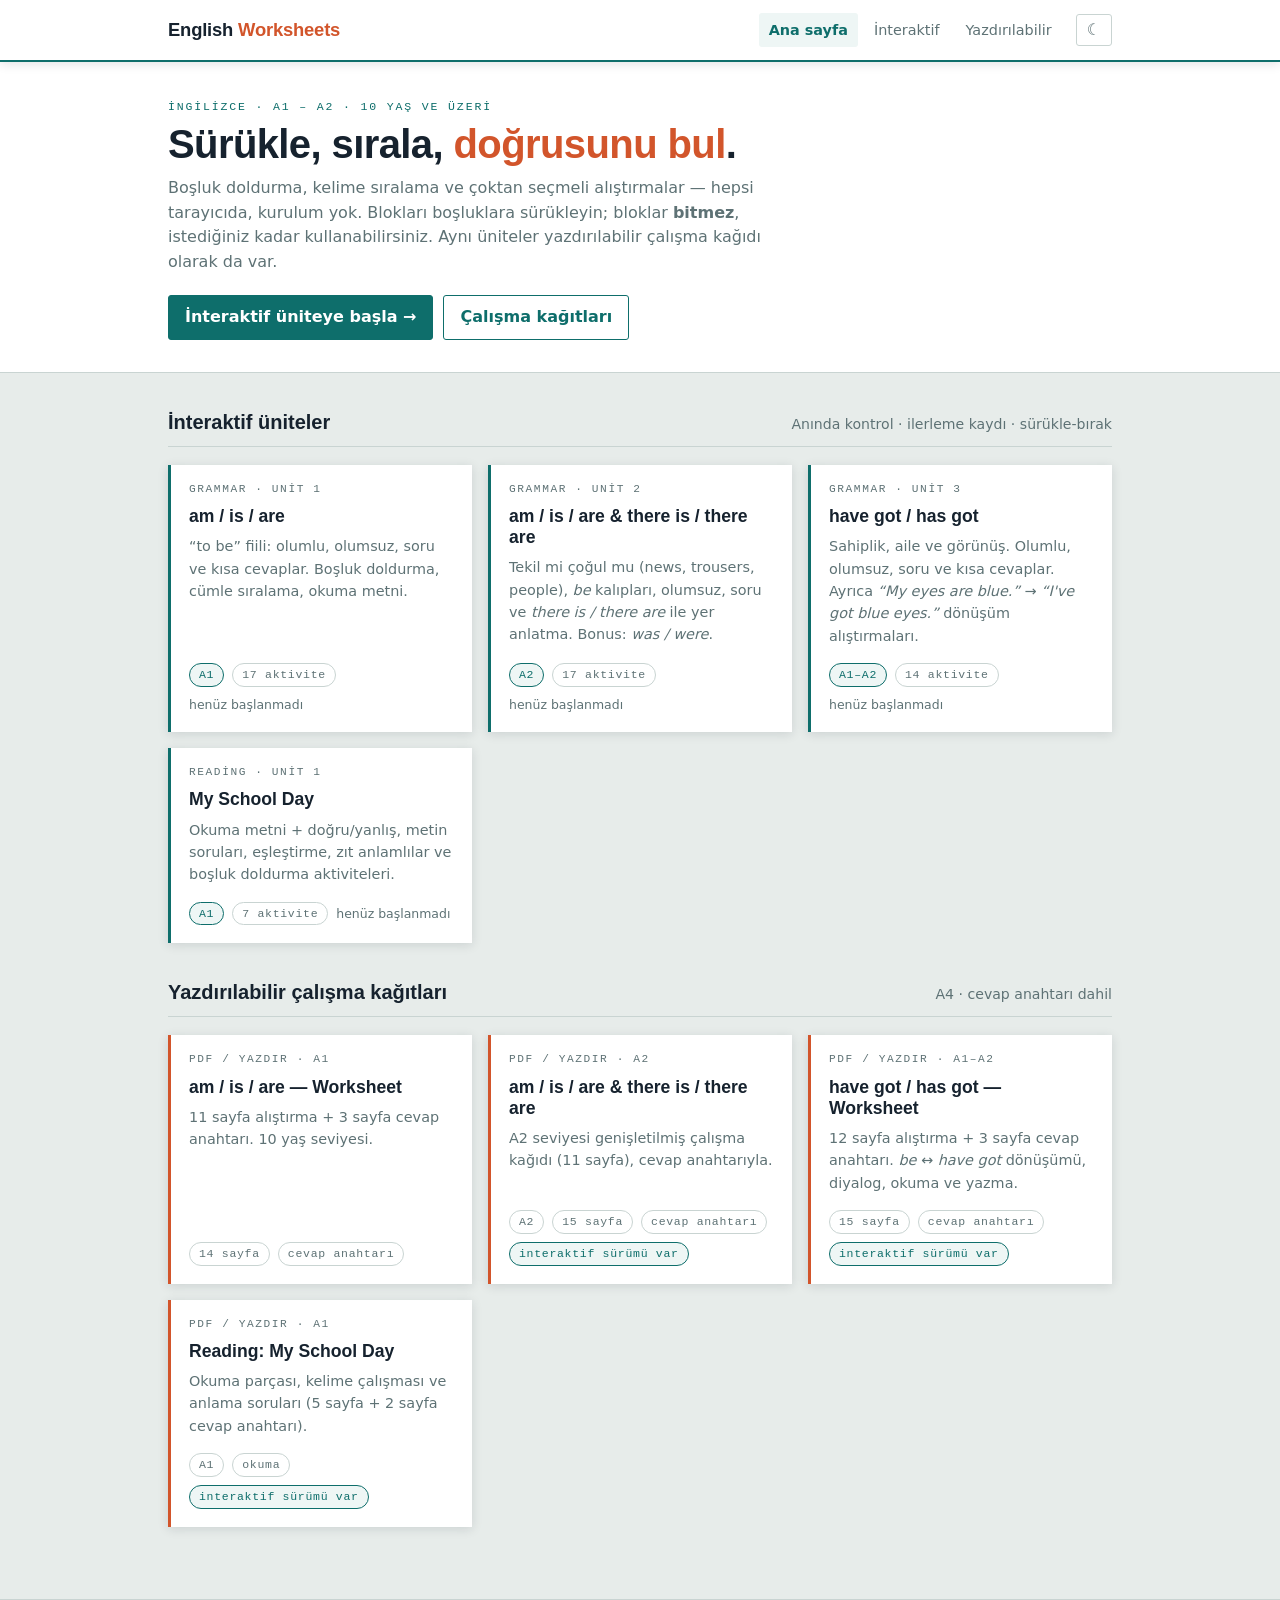
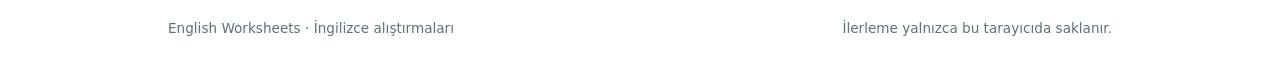
<file: index.html>
<!doctype html>
<html lang="tr">
<head>
<meta charset="utf-8">
<meta name="viewport" content="width=device-width, initial-scale=1">
<title>English Worksheets — interaktif İngilizce alıştırmaları</title>
<link rel="stylesheet" href="assets/style.css">
</head>
<body>

<header class="site-head">
  <div class="wrap">
    <a class="brand" href="index.html">English <em>Worksheets</em></a>
    <nav class="site-nav">
      <a href="index.html" aria-current="page">Ana sayfa</a>
      <a href="#interactive">İnteraktif</a>
      <a href="#printable">Yazdırılabilir</a>
    </nav>
    <button class="theme-btn" type="button" title="Açık / koyu tema" aria-label="Temayı değiştir">☾</button>
  </div>
</header>

<section class="hero">
  <div class="wrap">
    <p class="eyebrow">İngilizce · A1 – A2 · 10 yaş ve üzeri</p>
    <h1>Sürükle, sırala, <em>doğrusunu bul</em>.</h1>
    <p class="sub">
      Boşluk doldurma, kelime sıralama ve çoktan seçmeli alıştırmalar — hepsi tarayıcıda, kurulum yok.
      Blokları boşluklara sürükleyin; bloklar <b>bitmez</b>, istediğiniz kadar kullanabilirsiniz.
      Aynı üniteler yazdırılabilir çalışma kağıdı olarak da var.
    </p>
    <div class="hero-cta">
      <a class="btn" href="units/am-is-are-a1.html">İnteraktif üniteye başla →</a>
      <a class="btn ghost" href="#printable">Çalışma kağıtları</a>
    </div>
  </div>
</section>

<main class="wrap">

  <div class="section-h" id="interactive">
    <h2>İnteraktif üniteler</h2>
    <p>Anında kontrol · ilerleme kaydı · sürükle-bırak</p>
  </div>

  <div class="grid">
    <a class="unit" href="units/am-is-are-a1.html" data-unit="am-is-are-a1">
      <span class="kicker">Grammar · Unit 1</span>
      <h3>am / is / are</h3>
      <p>“to be” fiili: olumlu, olumsuz, soru ve kısa cevaplar. Boşluk doldurma, cümle sıralama, okuma metni.</p>
      <div class="meta">
        <span class="pill live">A1</span>
        <span class="pill">17 aktivite</span>
        <span data-progress>henüz başlanmadı</span>
      </div>
    </a>

    <a class="unit" href="units/am-is-are-a2.html" data-unit="am-is-are-a2">
      <span class="kicker">Grammar · Unit 2</span>
      <h3>am / is / are &amp; there is / there are</h3>
      <p>Tekil mi çoğul mu (news, trousers, people), <i>be</i> kalıpları, olumsuz, soru ve <i>there is / there are</i> ile yer anlatma. Bonus: <i>was / were</i>.</p>
      <div class="meta">
        <span class="pill live">A2</span>
        <span class="pill">17 aktivite</span>
        <span data-progress>henüz başlanmadı</span>
      </div>
    </a>

    <a class="unit" href="units/have-got-a1.html" data-unit="have-got-a1">
      <span class="kicker">Grammar · Unit 3</span>
      <h3>have got / has got</h3>
      <p>Sahiplik, aile ve görünüş. Olumlu, olumsuz, soru ve kısa cevaplar. Ayrıca <i>“My eyes are blue.”</i> → <i>“I've got blue eyes.”</i> dönüşüm alıştırmaları.</p>
      <div class="meta">
        <span class="pill live">A1–A2</span>
        <span class="pill">14 aktivite</span>
        <span data-progress>henüz başlanmadı</span>
      </div>
    </a>

    <a class="unit" href="units/reading-school-life-a1.html" data-unit="reading-school-life-a1">
      <span class="kicker">Reading · Unit 1</span>
      <h3>My School Day</h3>
      <p>Okuma metni + doğru/yanlış, metin soruları, eşleştirme, zıt anlamlılar ve boşluk doldurma aktiviteleri.</p>
      <div class="meta">
        <span class="pill live">A1</span>
        <span class="pill">7 aktivite</span>
        <span data-progress>henüz başlanmadı</span>
      </div>
    </a>
  </div>

  <div class="section-h" id="printable">
    <h2>Yazdırılabilir çalışma kağıtları</h2>
    <p>A4 · cevap anahtarı dahil</p>
  </div>

  <div class="grid">
    <a class="unit flat" href="worksheets/am-is-are-worksheet.html">
      <span class="kicker">PDF / Yazdır · A1</span>
      <h3>am / is / are — Worksheet</h3>
      <p>11 sayfa alıştırma + 3 sayfa cevap anahtarı. 10 yaş seviyesi.</p>
      <div class="meta"><span class="pill">14 sayfa</span><span class="pill">cevap anahtarı</span></div>
    </a>

    <a class="unit flat" href="worksheets/am-is-are-worksheet-a2.html">
      <span class="kicker">PDF / Yazdır · A2</span>
      <h3>am / is / are &amp; there is / there are</h3>
      <p>A2 seviyesi genişletilmiş çalışma kağıdı (11 sayfa), cevap anahtarıyla.</p>
      <div class="meta"><span class="pill">A2</span><span class="pill">15 sayfa</span><span class="pill">cevap anahtarı</span><span class="pill live">interaktif sürümü var</span></div>
    </a>

    <a class="unit flat" href="worksheets/have-got-worksheet.html">
      <span class="kicker">PDF / Yazdır · A1–A2</span>
      <h3>have got / has got — Worksheet</h3>
      <p>12 sayfa alıştırma + 3 sayfa cevap anahtarı. <i>be</i> ↔ <i>have got</i> dönüşümü, diyalog, okuma ve yazma.</p>
      <div class="meta"><span class="pill">15 sayfa</span><span class="pill">cevap anahtarı</span><span class="pill live">interaktif sürümü var</span></div>
    </a>

    <a class="unit flat" href="worksheets/reading-school-life-a1.html">
      <span class="kicker">PDF / Yazdır · A1</span>
      <h3>Reading: My School Day</h3>
      <p>Okuma parçası, kelime çalışması ve anlama soruları (5 sayfa + 2 sayfa cevap anahtarı).</p>
      <div class="meta"><span class="pill">A1</span><span class="pill">okuma</span><span class="pill live">interaktif sürümü var</span></div>
    </a>
  </div>

</main>

<footer class="site-foot">
  <div class="wrap">
    <span>English Worksheets · İngilizce alıştırmaları</span>
    <span>İlerleme yalnızca bu tarayıcıda saklanır.</span>
  </div>
</footer>

<script src="assets/engine.js"></script>
</body>
</html>
</file>
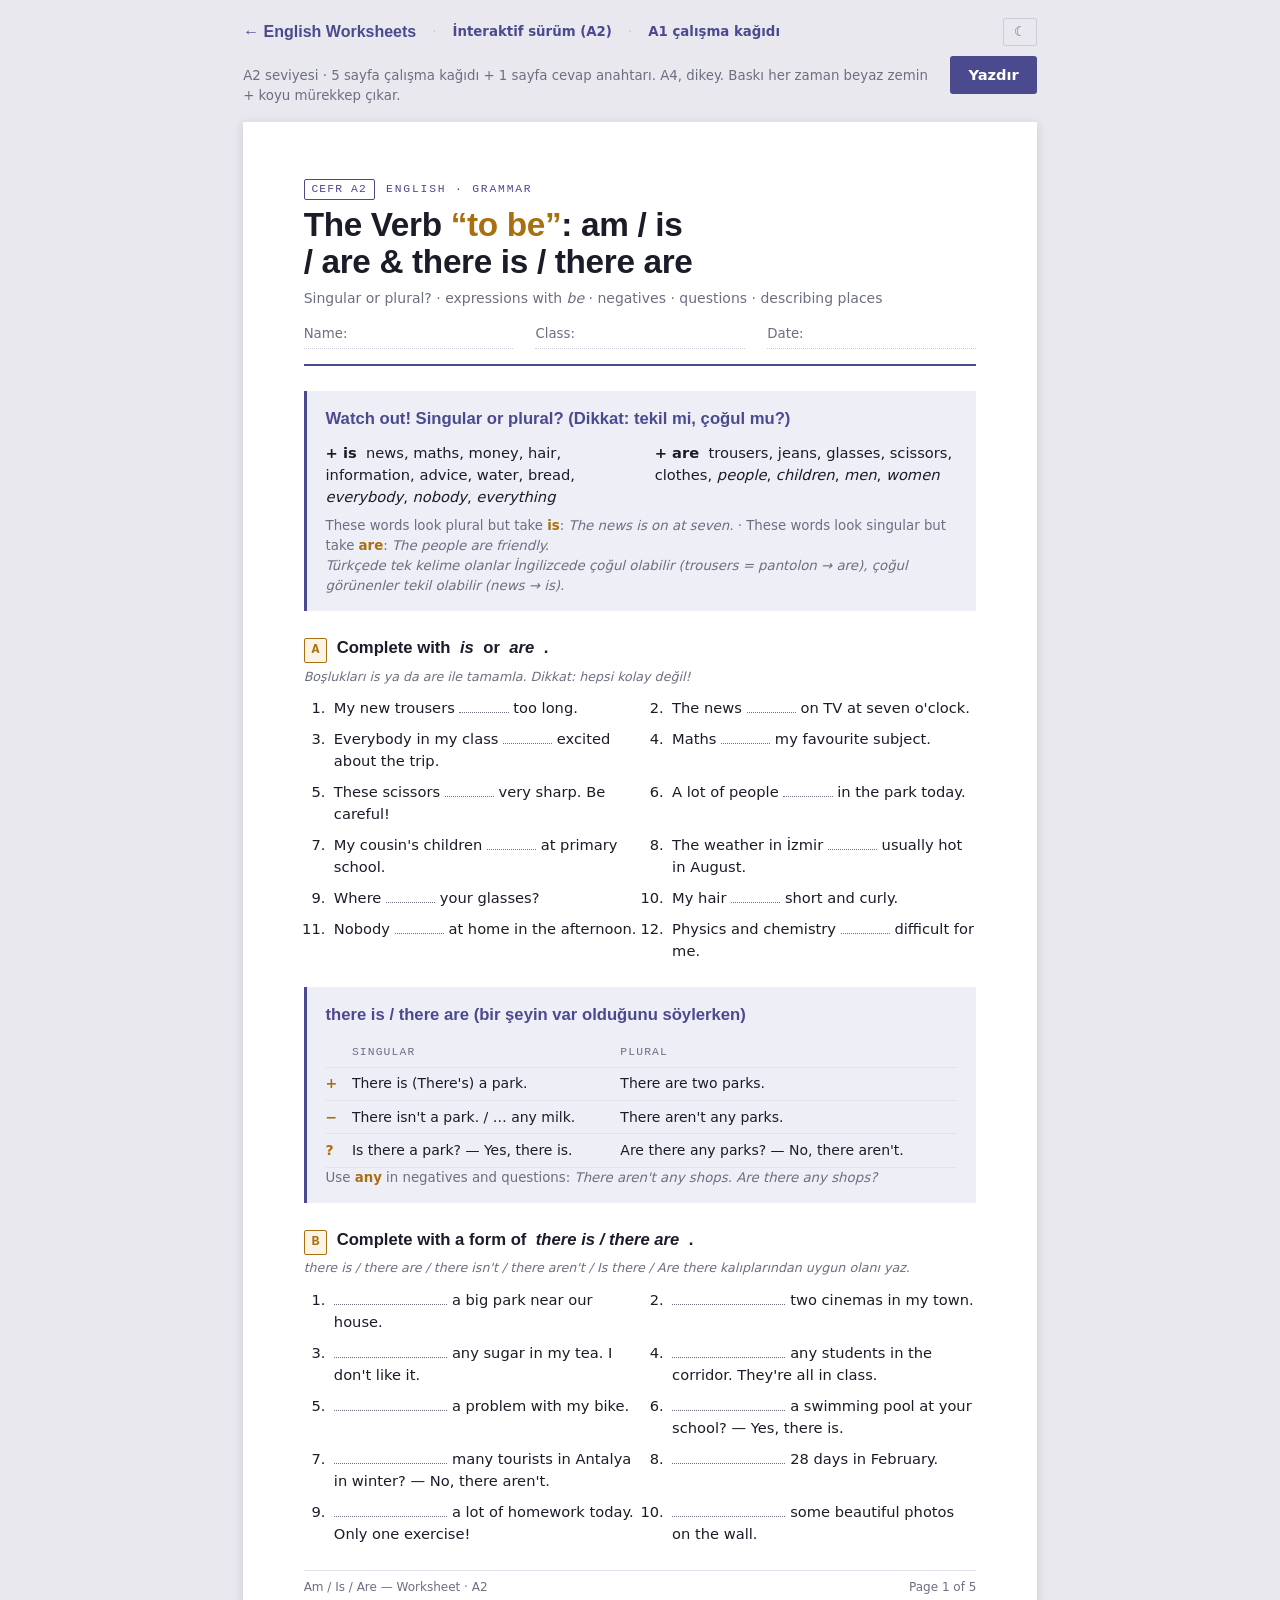
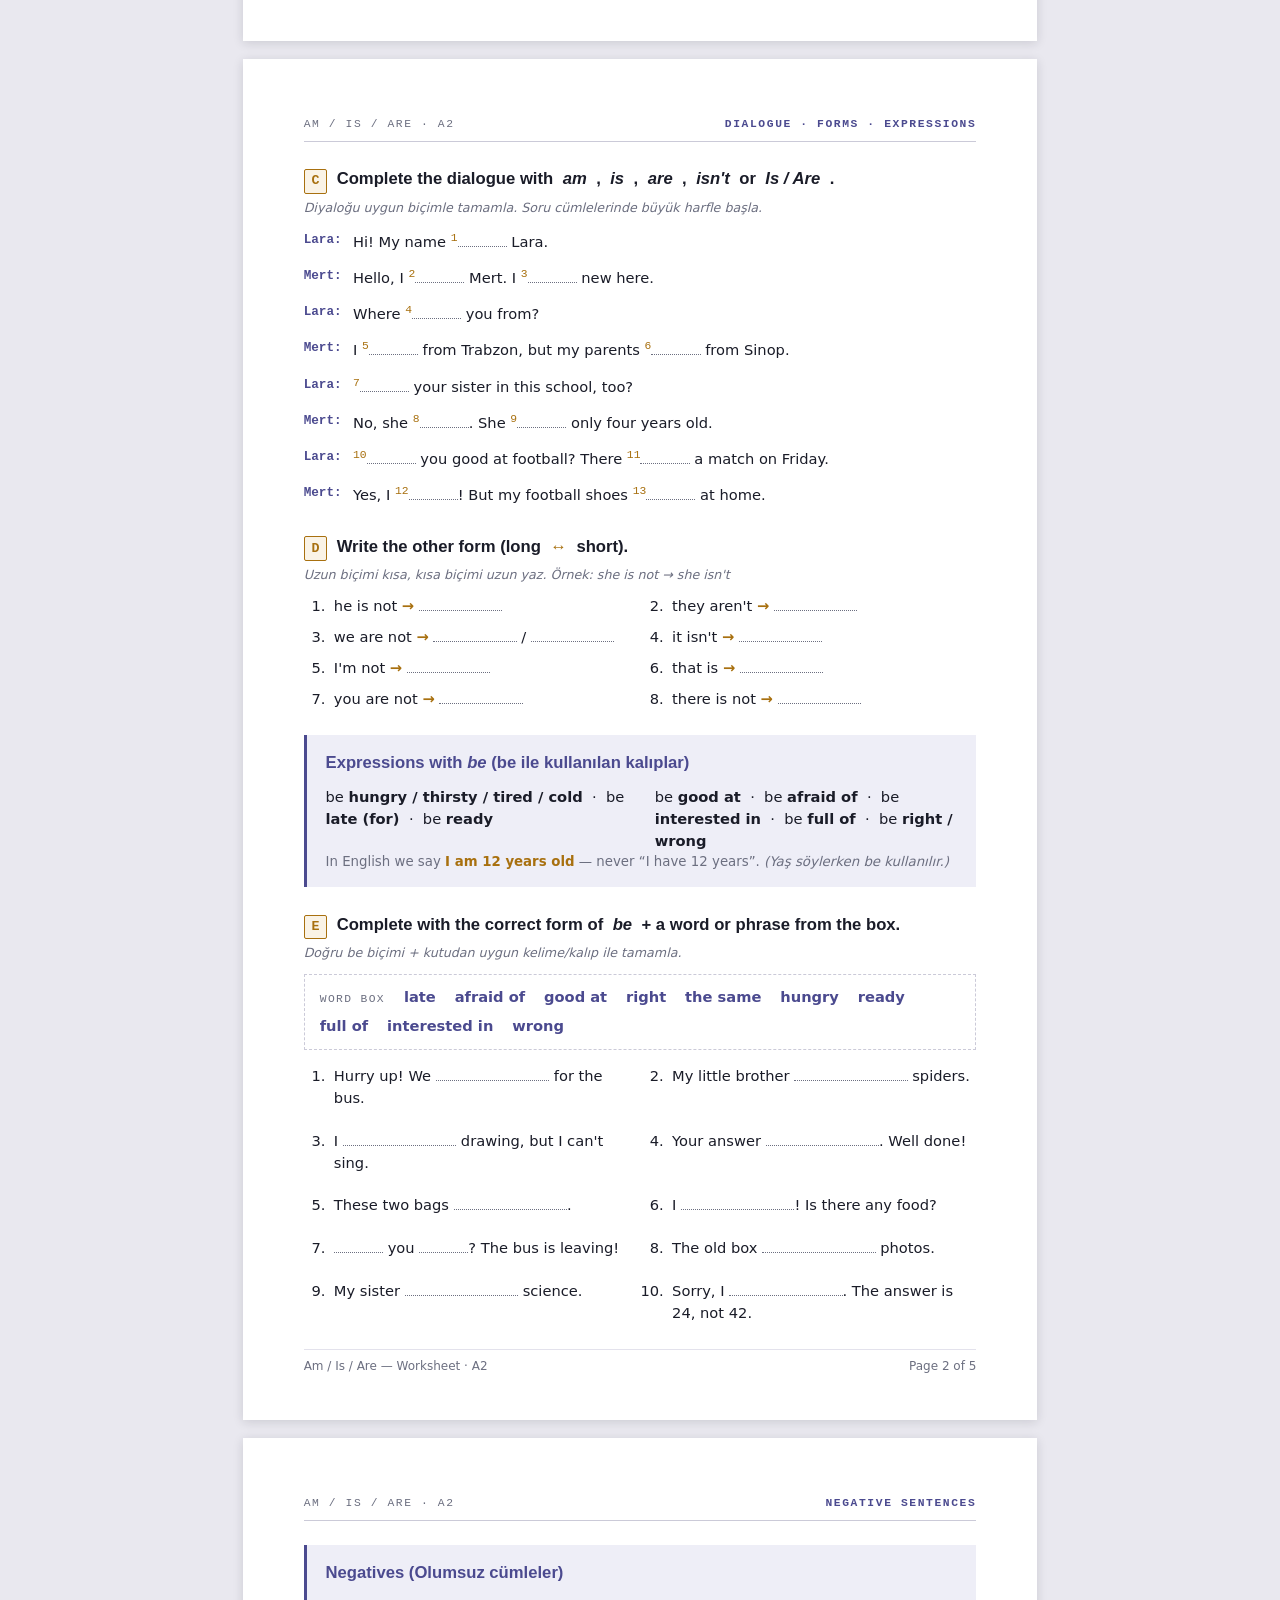
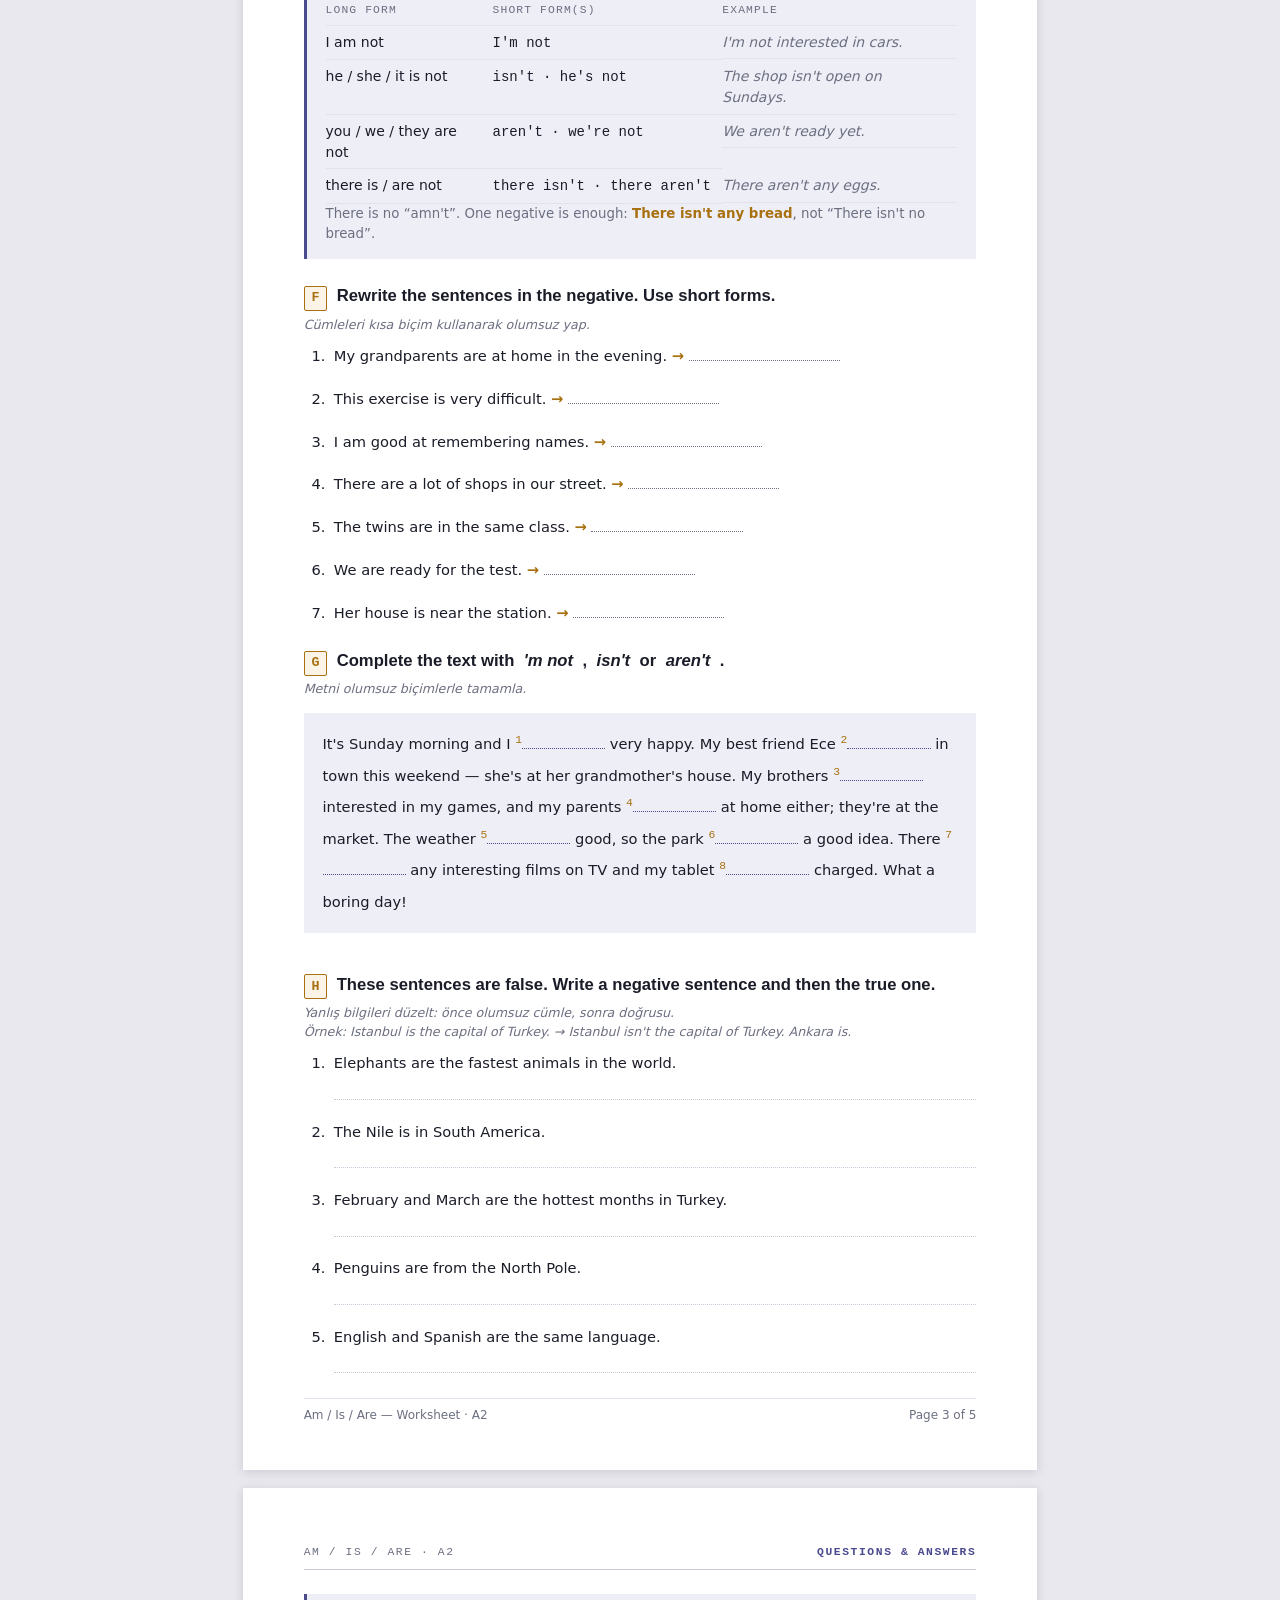
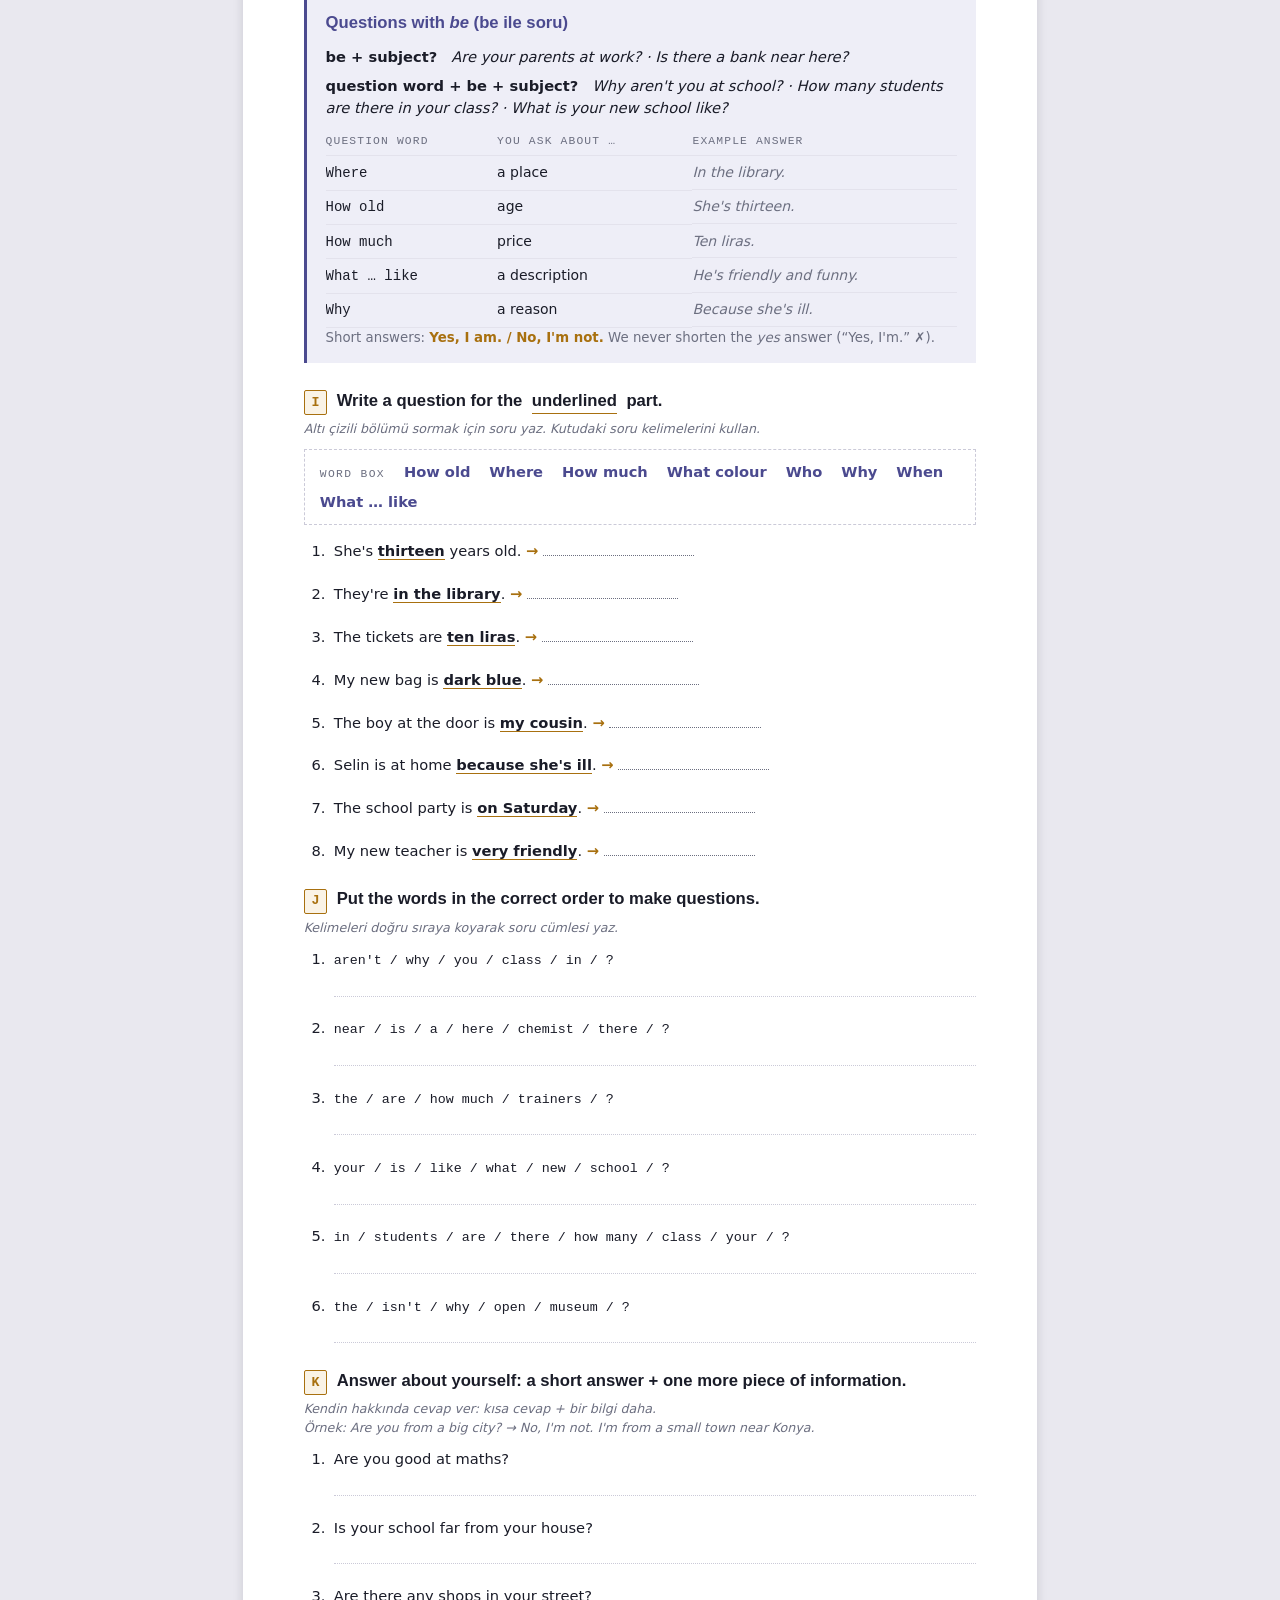
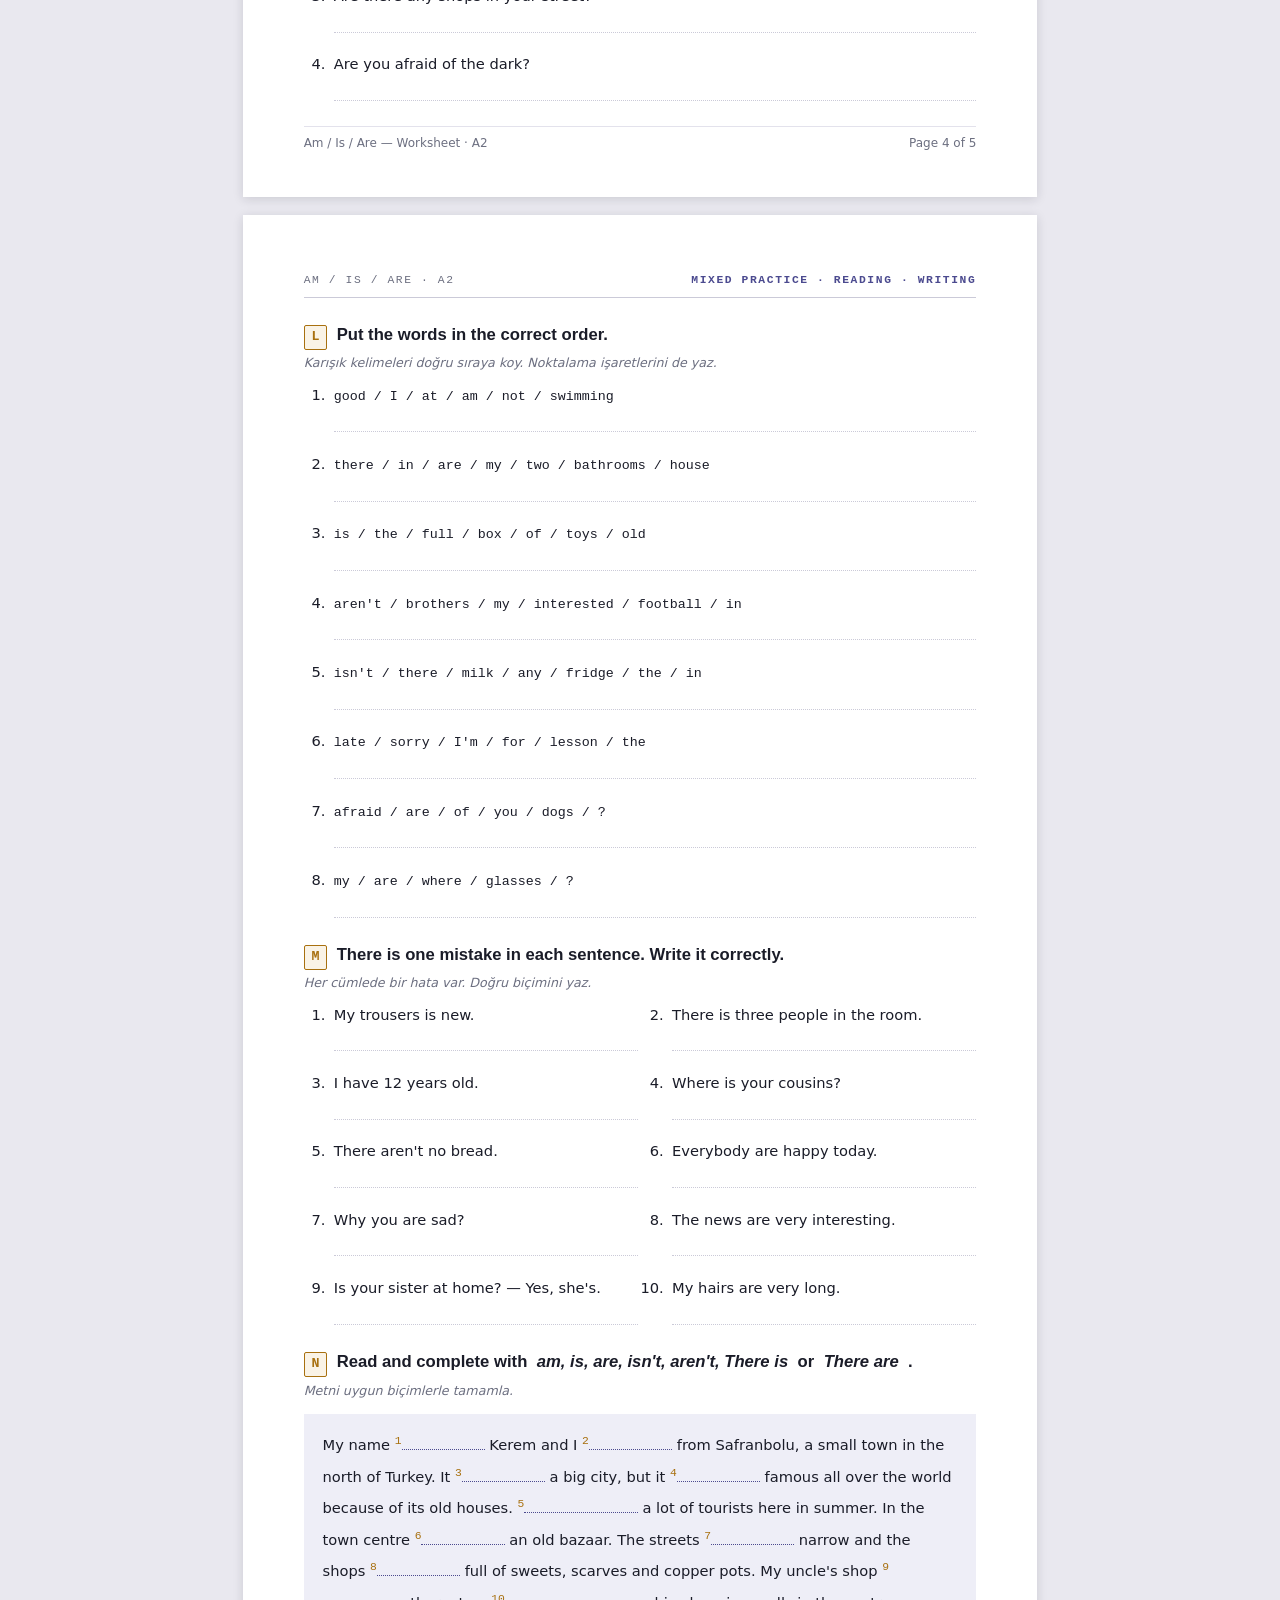
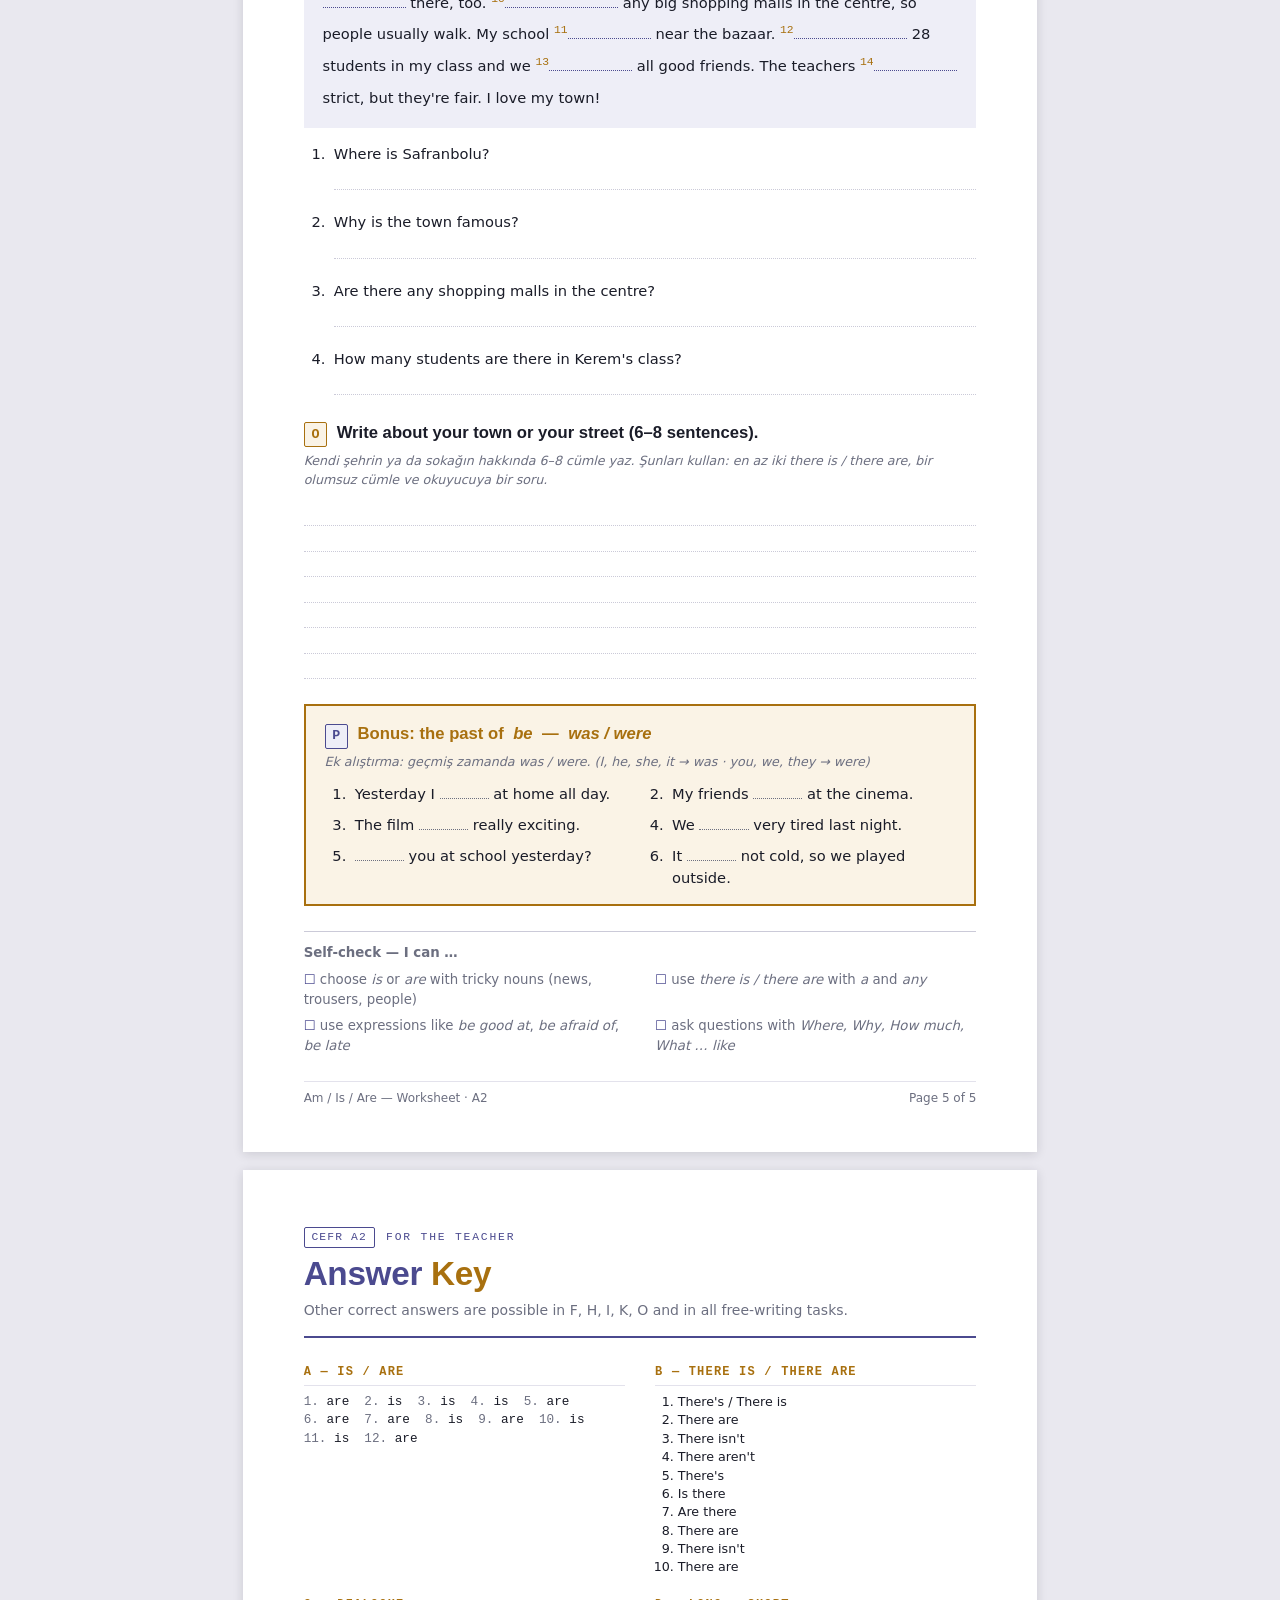
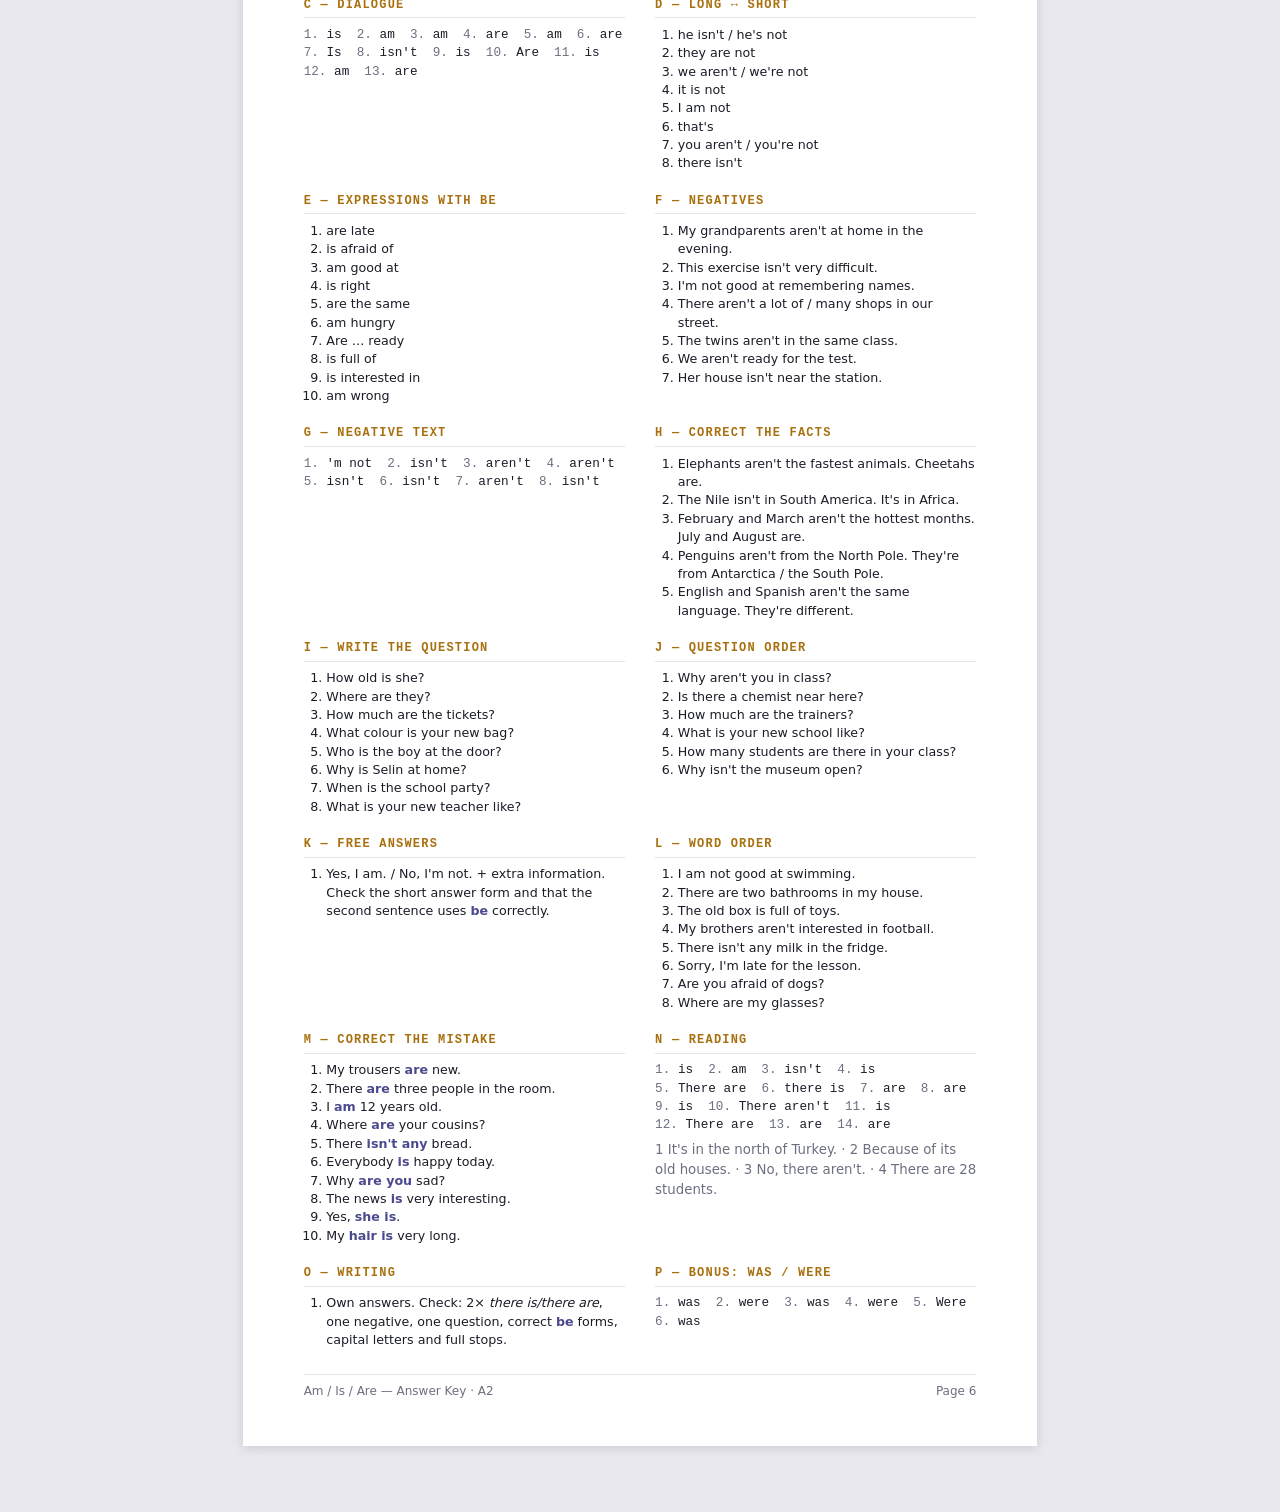
<file: am-is-are-worksheet-a2.html>
<!doctype html>
<html lang="en">
<head>
<meta charset="utf-8">
<meta name="viewport" content="width=device-width, initial-scale=1">
<title>Am / Is / Are — Worksheet (Level A2) · English Worksheets</title>
<style>
  :root {
    --paper: #ffffff;
    --ground: #e9e8ef;
    --ink: #1a1c28;
    --ink-soft: #6c6f80;
    --rule: #cbcad8;
    --rule-soft: #e3e2ec;
    --violet: #4b4a8f;
    --violet-tint: #eeeef7;
    --amber: #a8700f;
    --amber-tint: #faf3e6;
    --shadow: 0 2px 10px rgba(26, 28, 40, .14);
  }
  @media (prefers-color-scheme: dark) {
    :root {
      --paper: #171822;
      --ground: #0e0f16;
      --ink: #e8e8f0;
      --ink-soft: #a0a1b4;
      --rule: #3c3d52;
      --rule-soft: #272833;
      --violet: #a3a1e8;
      --violet-tint: #20203a;
      --amber: #e0a94a;
      --amber-tint: #2a2318;
      --shadow: 0 2px 10px rgba(0, 0, 0, .55);
    }
  }
  :root[data-theme="dark"] {
    --paper: #171822;
    --ground: #0e0f16;
    --ink: #e8e8f0;
    --ink-soft: #a0a1b4;
    --rule: #3c3d52;
    --rule-soft: #272833;
    --violet: #a3a1e8;
    --violet-tint: #20203a;
    --amber: #e0a94a;
    --amber-tint: #2a2318;
    --shadow: 0 2px 10px rgba(0, 0, 0, .55);
  }
  :root[data-theme="light"] {
    --paper: #ffffff;
    --ground: #e9e8ef;
    --ink: #1a1c28;
    --ink-soft: #6c6f80;
    --rule: #cbcad8;
    --rule-soft: #e3e2ec;
    --violet: #4b4a8f;
    --violet-tint: #eeeef7;
    --amber: #a8700f;
    --amber-tint: #faf3e6;
    --shadow: 0 2px 10px rgba(26, 28, 40, .14);
  }

  body {
    background: var(--ground);
    color: var(--ink);
    font-family: "Segoe UI", -apple-system, system-ui, sans-serif;
    font-size: 11pt;
    line-height: 1.5;
    margin: 0;
    padding: 18px 12px 48px;
  }

  /* ---------- toolbar (screen only) ---------- */
  .toolbar {
    max-width: 210mm;
    margin: 0 auto 16px;
    display: flex;
    flex-wrap: wrap;
    align-items: baseline;
    gap: 10px 16px;
  }
  .toolbar p { margin: 0; color: var(--ink-soft); font-size: 10pt; flex: 1 1 240px; }
  .print-btn {
    font: inherit;
    font-weight: 600;
    color: #fff;
    background: var(--violet);
    border: 0;
    border-radius: 3px;
    padding: 8px 18px;
    cursor: pointer;
  }
  .print-btn:hover { filter: brightness(1.12); }
  .print-btn:focus-visible { outline: 3px solid var(--amber); outline-offset: 2px; }

  /* ---------- page shell ---------- */
  .page {
    background: var(--paper);
    box-shadow: var(--shadow);
    width: 210mm;
    min-height: 297mm;
    box-sizing: border-box;
    padding: 15mm 16mm 12mm;
    margin: 0 auto 18px;
    display: flex;
    flex-direction: column;
    gap: 6.5mm;
  }

  /* ---------- masthead ---------- */
  .masthead { border-bottom: 2.5px solid var(--violet); padding-bottom: 4mm; }
  .eyebrow {
    font-family: Consolas, "Courier New", monospace;
    font-size: 8.5pt;
    letter-spacing: .16em;
    text-transform: uppercase;
    color: var(--violet);
    margin: 0 0 2mm;
    display: flex;
    gap: 3mm;
    align-items: center;
  }
  .level {
    border: 1.2px solid var(--violet);
    border-radius: 2px;
    padding: .3mm 1.8mm;
    letter-spacing: .1em;
  }
  h1 {
    font-family: "Trebuchet MS", "Segoe UI", sans-serif;
    font-size: 25pt;
    line-height: 1.1;
    font-weight: 700;
    letter-spacing: -.01em;
    text-wrap: balance;
    margin: 0;
  }
  h1 em { font-style: normal; color: var(--amber); }
  .sub { margin: 2mm 0 0; color: var(--ink-soft); font-size: 10.5pt; }
  .idline { display: flex; gap: 6mm; margin-top: 4mm; font-size: 10pt; color: var(--ink-soft); }
  .idline span { flex: 1; border-bottom: 1px dotted var(--rule); padding-bottom: 1mm; }

  .runhead {
    display: flex;
    justify-content: space-between;
    align-items: baseline;
    border-bottom: 1px solid var(--rule);
    padding-bottom: 2mm;
    font-family: Consolas, "Courier New", monospace;
    font-size: 8.5pt;
    letter-spacing: .14em;
    text-transform: uppercase;
    color: var(--ink-soft);
  }
  .runhead b { color: var(--violet); letter-spacing: .14em; }

  /* ---------- rule box ---------- */
  .rulebox {
    border-left: 3px solid var(--violet);
    background: var(--violet-tint);
    padding: 4mm 5mm;
  }
  .rulebox h3 {
    font-family: "Trebuchet MS", "Segoe UI", sans-serif;
    font-size: 12.5pt;
    margin: 0 0 3mm;
    color: var(--violet);
  }
  .rulebox p { margin: 0 0 2mm; }
  .rulebox p:last-child { margin-bottom: 0; }
  .tip { font-size: 10pt; color: var(--ink-soft); }
  .tip b { color: var(--amber); }
  .cols2 { display: grid; grid-template-columns: 1fr 1fr; gap: 2mm 7mm; }

  table { border-collapse: collapse; width: 100%; font-size: 10.5pt; }
  .grammar th, .grammar td {
    text-align: left;
    padding: 1.5mm 3mm 1.5mm 0;
    border-bottom: 1px solid var(--rule-soft);
    vertical-align: baseline;
  }
  .grammar th {
    font-family: Consolas, "Courier New", monospace;
    font-size: 8.5pt;
    letter-spacing: .1em;
    text-transform: uppercase;
    color: var(--ink-soft);
    font-weight: 400;
  }
  .grammar td.be { font-weight: 700; color: var(--amber); white-space: nowrap; }
  .grammar td.short { font-family: Consolas, "Courier New", monospace; white-space: nowrap; }
  .grammar td.ex { color: var(--ink-soft); font-style: italic; }
  .scroller { overflow-x: auto; }

  /* ---------- exercises ---------- */
  .ex { display: flow-root; }
  .ex h2 {
    font-family: "Trebuchet MS", "Segoe UI", sans-serif;
    font-size: 12.5pt;
    font-weight: 700;
    margin: 0 0 1mm;
    display: flex;
    align-items: baseline;
    gap: 2.5mm;
  }
  .tag {
    font-family: Consolas, "Courier New", monospace;
    font-size: 10pt;
    font-weight: 700;
    color: var(--amber);
    background: var(--amber-tint);
    border: 1.2px solid var(--amber);
    border-radius: 2px;
    padding: .4mm 1.8mm;
    flex: none;
  }
  .tr {
    display: block;
    font-size: 9.5pt;
    font-style: italic;
    color: var(--ink-soft);
    margin: 0 0 3mm;
  }

  ol.items { margin: 0; padding-left: 7mm; display: grid; gap: 2.4mm 8mm; }
  ol.items.two { grid-template-columns: 1fr 1fr; }
  ol.items li { padding-left: 1mm; }
  ol.items.roomy { gap: 5.5mm 8mm; }

  .blank { display: inline-block; min-width: 22mm; border-bottom: 1px dotted var(--ink-soft); }
  .blank.sm { min-width: 13mm; }
  .blank.md { min-width: 30mm; }
  .blank.lg { min-width: 40mm; }
  .line { display: block; border-bottom: 1px dotted var(--rule); height: 6.5mm; }
  .arrow { color: var(--amber); font-weight: 700; }
  .scram { font-family: Consolas, "Courier New", monospace; font-size: 10pt; }
  .u { border-bottom: 1.6px solid var(--amber); font-weight: 600; }

  .wordbank {
    border: 1.5px dashed var(--rule);
    padding: 3mm 4mm;
    margin: 0 0 4mm;
    display: flex;
    flex-wrap: wrap;
    gap: 2mm 5mm;
    align-items: baseline;
  }
  .wordbank b {
    font-family: Consolas, "Courier New", monospace;
    font-size: 8.5pt;
    letter-spacing: .12em;
    text-transform: uppercase;
    color: var(--ink-soft);
    font-weight: 400;
  }
  .wordbank span { font-weight: 600; color: var(--violet); }

  .dialogue { display: grid; grid-template-columns: auto 1fr; gap: 2.2mm 3mm; margin: 0; line-height: 1.9; }
  .dialogue dt {
    font-family: Consolas, "Courier New", monospace;
    font-size: 9.5pt;
    font-weight: 700;
    color: var(--violet);
    white-space: nowrap;
  }
  .dialogue dd { margin: 0; }

  .reading {
    background: var(--violet-tint);
    padding: 4mm 5mm;
    line-height: 2.15;
    font-size: 11pt;
  }
  .reading p { margin: 0 0 2.5mm; }
  .reading p:last-child { margin-bottom: 0; }
  .reading .blank { border-bottom-color: var(--violet); }
  .n {
    font-family: Consolas, "Courier New", monospace;
    font-size: 8.5pt;
    color: var(--amber);
    vertical-align: super;
  }

  .bonus { border: 2px solid var(--amber); background: var(--amber-tint); padding: 4mm 5mm; }
  .bonus h2 { color: var(--amber); }
  .bonus .tag { color: var(--violet); border-color: var(--violet); background: var(--violet-tint); }

  .selfcheck { margin-top: auto; border-top: 1px solid var(--rule); padding-top: 3mm; font-size: 10pt; color: var(--ink-soft); }
  .selfcheck ul { list-style: none; margin: 2mm 0 0; padding: 0; display: grid; grid-template-columns: 1fr 1fr; gap: 1.5mm 8mm; }
  .selfcheck li::before { content: "☐  "; color: var(--violet); }

  /* ---------- answer key ---------- */
  .key h1 { color: var(--violet); }
  .keygrid { display: grid; grid-template-columns: 1fr 1fr; gap: 5mm 8mm; }
  .keyblock h3 {
    font-family: Consolas, "Courier New", monospace;
    font-size: 9pt;
    letter-spacing: .1em;
    text-transform: uppercase;
    color: var(--amber);
    border-bottom: 1px solid var(--rule-soft);
    padding-bottom: 1mm;
    margin: 0 0 2mm;
  }
  .keyblock ol {
    margin: 0;
    padding-left: 6mm;
    font-size: 9.5pt;
    line-height: 1.45;
    font-variant-numeric: tabular-nums;
  }
  .keyblock ol.inline { padding-left: 0; list-style: none; display: flex; flex-wrap: wrap; gap: 0 4mm; }
  .keyblock ol.inline li { font-family: Consolas, "Courier New", monospace; counter-increment: list-item; }
  .keyblock ol.inline li::before { content: counter(list-item) ". "; color: var(--ink-soft); }
  .keyblock b { color: var(--violet); }
  .keyblock p.tip { margin: 1.5mm 0 0; }

  .footer {
    font-size: 9pt;
    color: var(--ink-soft);
    border-top: 1px solid var(--rule-soft);
    padding-top: 2mm;
    display: flex;
    justify-content: space-between;
  }

  @media (max-width: 230mm) {
    .page { width: 100%; min-height: 0; padding: 7mm 6mm; }
    ol.items.two, .keygrid, .selfcheck ul, .cols2 { grid-template-columns: 1fr; }
  }

  /* ---------- site bar (screen only) ---------- */
  .ws-bar {
    max-width: 210mm;
    margin: 0 auto 10px;
    display: flex;
    flex-wrap: wrap;
    align-items: center;
    gap: 6px 16px;
    font-size: 10pt;
    color: var(--ink-soft);
  }
  .ws-bar a { color: var(--violet); font-weight: 600; text-decoration: none; }
  .ws-bar a:hover { text-decoration: underline; }
  .ws-bar .home { font-family: "Trebuchet MS", "Segoe UI", sans-serif; font-size: 12pt; }
  .ws-bar .sep { color: var(--rule); }
  .ws-bar .grow { flex: 1 1 auto; }
  .theme-btn {
    font: inherit;
    color: var(--ink-soft);
    background: transparent;
    border: 1.2px solid var(--rule);
    border-radius: 3px;
    padding: 3px 10px;
    cursor: pointer;
  }
  .theme-btn:hover { color: var(--violet); border-color: var(--violet); }
  .theme-btn:focus-visible { outline: 3px solid var(--amber); outline-offset: 2px; }

  @media print {
    @page { size: A4; margin: 12mm 13mm; }
    :root,
    :root[data-theme="dark"],
    :root[data-theme="light"] {
      --paper: #ffffff; --ground: #ffffff; --ink: #1a1c28; --ink-soft: #6c6f80;
      --rule: #cbcad8; --rule-soft: #e3e2ec; --violet: #4b4a8f; --violet-tint: #eeeef7;
      --amber: #a8700f; --amber-tint: #faf3e6; --shadow: none;
    }
    body { background: #fff; padding: 0; font-size: 10.5pt; -webkit-print-color-adjust: exact; print-color-adjust: exact; }
    .toolbar, .ws-bar { display: none; }
    .page { width: auto; min-height: 0; box-shadow: none; margin: 0; padding: 0; break-after: page; }
    .page:last-child { break-after: auto; }
    .ex, .rulebox, .reading, .bonus { break-inside: avoid; }
  }
</style>
</head>
<body>

<div class="ws-bar">
  <a class="home" href="index.html">← English Worksheets</a>
  <span class="sep">·</span>
  <a href="units/am-is-are-a2.html">İnteraktif sürüm (A2)</a>
  <span class="sep">·</span>
  <a href="am-is-are-worksheet.html">A1 çalışma kağıdı</a>
  <span class="grow"></span>
  <button class="theme-btn" type="button" title="Açık / koyu tema" aria-label="Temayı değiştir">☾</button>
</div>

<div class="toolbar">
  <p>A2 seviyesi · 5 sayfa çalışma kağıdı + 1 sayfa cevap anahtarı. A4, dikey. Baskı her zaman beyaz zemin + koyu mürekkep çıkar.</p>
  <button class="print-btn" onclick="window.print()">Yazdır</button>
</div>

<!-- ============ PAGE 1 ============ -->
<section class="page">
  <header class="masthead">
    <p class="eyebrow"><span class="level">CEFR A2</span><span>English · Grammar</span></p>
    <h1>The Verb <em>“to be”</em>: am / is / are &amp; there is / there are</h1>
    <p class="sub">Singular or plural? · expressions with <i>be</i> · negatives · questions · describing places</p>
    <div class="idline"><span>Name:</span><span>Class:</span><span>Date:</span></div>
  </header>

  <div class="rulebox">
    <h3>Watch out! Singular or plural? (Dikkat: tekil mi, çoğul mu?)</h3>
    <div class="cols2">
      <p><b>+ is</b> &nbsp;news, maths, money, hair, information, advice, water, bread, <i>everybody</i>, <i>nobody</i>, <i>everything</i></p>
      <p><b>+ are</b> &nbsp;trousers, jeans, glasses, scissors, clothes, <i>people</i>, <i>children</i>, <i>men</i>, <i>women</i></p>
    </div>
    <p class="tip">These words look plural but take <b>is</b>: <i>The news is on at seven.</i> · These words look singular but take <b>are</b>: <i>The people are friendly.</i><br>
    <i>Türkçede tek kelime olanlar İngilizcede çoğul olabilir (trousers = pantolon → are), çoğul görünenler tekil olabilir (news → is).</i></p>
  </div>

  <div class="ex">
    <h2><span class="tag">A</span> Complete with <i>is</i> or <i>are</i>.</h2>
    <span class="tr">Boşlukları is ya da are ile tamamla. Dikkat: hepsi kolay değil!</span>
    <ol class="items two">
      <li>My new trousers <span class="blank sm"></span> too long.</li>
      <li>The news <span class="blank sm"></span> on TV at seven o'clock.</li>
      <li>Everybody in my class <span class="blank sm"></span> excited about the trip.</li>
      <li>Maths <span class="blank sm"></span> my favourite subject.</li>
      <li>These scissors <span class="blank sm"></span> very sharp. Be careful!</li>
      <li>A lot of people <span class="blank sm"></span> in the park today.</li>
      <li>My cousin's children <span class="blank sm"></span> at primary school.</li>
      <li>The weather in İzmir <span class="blank sm"></span> usually hot in August.</li>
      <li>Where <span class="blank sm"></span> your glasses?</li>
      <li>My hair <span class="blank sm"></span> short and curly.</li>
      <li>Nobody <span class="blank sm"></span> at home in the afternoon.</li>
      <li>Physics and chemistry <span class="blank sm"></span> difficult for me.</li>
    </ol>
  </div>

  <div class="rulebox">
    <h3>there is / there are (bir şeyin var olduğunu söylerken)</h3>
    <div class="scroller">
      <table class="grammar">
        <tr><th></th><th>singular</th><th>plural</th></tr>
        <tr><td class="be">+</td><td>There is (There's) a park.</td><td>There are two parks.</td></tr>
        <tr><td class="be">−</td><td>There isn't a park. / … any milk.</td><td>There aren't any parks.</td></tr>
        <tr><td class="be">?</td><td>Is there a park? — Yes, there is.</td><td>Are there any parks? — No, there aren't.</td></tr>
      </table>
    </div>
    <p class="tip">Use <b>any</b> in negatives and questions: <i>There aren't any shops. Are there any shops?</i></p>
  </div>

  <div class="ex">
    <h2><span class="tag">B</span> Complete with a form of <i>there is / there are</i>.</h2>
    <span class="tr">there is / there are / there isn't / there aren't / Is there / Are there kalıplarından uygun olanı yaz.</span>
    <ol class="items two">
      <li><span class="blank md"></span> a big park near our house.</li>
      <li><span class="blank md"></span> two cinemas in my town.</li>
      <li><span class="blank md"></span> any sugar in my tea. I don't like it.</li>
      <li><span class="blank md"></span> any students in the corridor. They're all in class.</li>
      <li><span class="blank md"></span> a problem with my bike.</li>
      <li><span class="blank md"></span> a swimming pool at your school? — Yes, there is.</li>
      <li><span class="blank md"></span> many tourists in Antalya in winter? — No, there aren't.</li>
      <li><span class="blank md"></span> 28 days in February.</li>
      <li><span class="blank md"></span> a lot of homework today. Only one exercise!</li>
      <li><span class="blank md"></span> some beautiful photos on the wall.</li>
    </ol>
  </div>

  <div class="footer"><span>Am / Is / Are — Worksheet · A2</span><span>Page 1 of 5</span></div>
</section>

<!-- ============ PAGE 2 ============ -->
<section class="page">
  <div class="runhead"><span>Am / Is / Are · A2</span><b>Dialogue · forms · expressions</b></div>

  <div class="ex">
    <h2><span class="tag">C</span> Complete the dialogue with <i>am</i>, <i>is</i>, <i>are</i>, <i>isn't</i> or <i>Is / Are</i>.</h2>
    <span class="tr">Diyaloğu uygun biçimle tamamla. Soru cümlelerinde büyük harfle başla.</span>
    <dl class="dialogue">
      <dt>Lara:</dt><dd>Hi! My name <span class="n">1</span><span class="blank sm"></span> Lara.</dd>
      <dt>Mert:</dt><dd>Hello, I <span class="n">2</span><span class="blank sm"></span> Mert. I <span class="n">3</span><span class="blank sm"></span> new here.</dd>
      <dt>Lara:</dt><dd>Where <span class="n">4</span><span class="blank sm"></span> you from?</dd>
      <dt>Mert:</dt><dd>I <span class="n">5</span><span class="blank sm"></span> from Trabzon, but my parents <span class="n">6</span><span class="blank sm"></span> from Sinop.</dd>
      <dt>Lara:</dt><dd><span class="n">7</span><span class="blank sm"></span> your sister in this school, too?</dd>
      <dt>Mert:</dt><dd>No, she <span class="n">8</span><span class="blank sm"></span>. She <span class="n">9</span><span class="blank sm"></span> only four years old.</dd>
      <dt>Lara:</dt><dd><span class="n">10</span><span class="blank sm"></span> you good at football? There <span class="n">11</span><span class="blank sm"></span> a match on Friday.</dd>
      <dt>Mert:</dt><dd>Yes, I <span class="n">12</span><span class="blank sm"></span>! But my football shoes <span class="n">13</span><span class="blank sm"></span> at home.</dd>
    </dl>
  </div>

  <div class="ex">
    <h2><span class="tag">D</span> Write the other form (long <span class="arrow">↔</span> short).</h2>
    <span class="tr">Uzun biçimi kısa, kısa biçimi uzun yaz. Örnek: she is not → she isn't</span>
    <ol class="items two">
      <li>he is not <span class="arrow">→</span> <span class="blank"></span></li>
      <li>they aren't <span class="arrow">→</span> <span class="blank"></span></li>
      <li>we are not <span class="arrow">→</span> <span class="blank"></span> / <span class="blank"></span></li>
      <li>it isn't <span class="arrow">→</span> <span class="blank"></span></li>
      <li>I'm not <span class="arrow">→</span> <span class="blank"></span></li>
      <li>that is <span class="arrow">→</span> <span class="blank"></span></li>
      <li>you are not <span class="arrow">→</span> <span class="blank"></span></li>
      <li>there is not <span class="arrow">→</span> <span class="blank"></span></li>
    </ol>
  </div>

  <div class="rulebox">
    <h3>Expressions with <i>be</i> (be ile kullanılan kalıplar)</h3>
    <div class="cols2">
      <p>be <b>hungry / thirsty / tired / cold</b> &nbsp;·&nbsp; be <b>late (for)</b> &nbsp;·&nbsp; be <b>ready</b></p>
      <p>be <b>good at</b> &nbsp;·&nbsp; be <b>afraid of</b> &nbsp;·&nbsp; be <b>interested in</b> &nbsp;·&nbsp; be <b>full of</b> &nbsp;·&nbsp; be <b>right / wrong</b></p>
    </div>
    <p class="tip">In English we say <b>I am 12 years old</b> — never “I have 12 years”. <i>(Yaş söylerken be kullanılır.)</i></p>
  </div>

  <div class="ex">
    <h2><span class="tag">E</span> Complete with the correct form of <i>be</i> + a word or phrase from the box.</h2>
    <span class="tr">Doğru be biçimi + kutudan uygun kelime/kalıp ile tamamla.</span>
    <div class="wordbank">
      <b>word box</b>
      <span>late</span><span>afraid of</span><span>good at</span><span>right</span><span>the same</span><span>hungry</span><span>ready</span><span>full of</span><span>interested in</span><span>wrong</span>
    </div>
    <ol class="items two roomy">
      <li>Hurry up! We <span class="blank md"></span> for the bus.</li>
      <li>My little brother <span class="blank md"></span> spiders.</li>
      <li>I <span class="blank md"></span> drawing, but I can't sing.</li>
      <li>Your answer <span class="blank md"></span>. Well done!</li>
      <li>These two bags <span class="blank md"></span>.</li>
      <li>I <span class="blank md"></span>! Is there any food?</li>
      <li><span class="blank sm"></span> you <span class="blank sm"></span>? The bus is leaving!</li>
      <li>The old box <span class="blank md"></span> photos.</li>
      <li>My sister <span class="blank md"></span> science.</li>
      <li>Sorry, I <span class="blank md"></span>. The answer is 24, not 42.</li>
    </ol>
  </div>

  <div class="footer"><span>Am / Is / Are — Worksheet · A2</span><span>Page 2 of 5</span></div>
</section>

<!-- ============ PAGE 3 ============ -->
<section class="page">
  <div class="runhead"><span>Am / Is / Are · A2</span><b>Negative sentences</b></div>

  <div class="rulebox">
    <h3>Negatives (Olumsuz cümleler)</h3>
    <div class="scroller">
      <table class="grammar">
        <tr><th>Long form</th><th>Short form(s)</th><th>Example</th></tr>
        <tr><td>I am not</td><td class="short">I'm not</td><td class="ex">I'm not interested in cars.</td></tr>
        <tr><td>he / she / it is not</td><td class="short">isn't · he's not</td><td class="ex">The shop isn't open on Sundays.</td></tr>
        <tr><td>you / we / they are not</td><td class="short">aren't · we're not</td><td class="ex">We aren't ready yet.</td></tr>
        <tr><td>there is / are not</td><td class="short">there isn't · there aren't</td><td class="ex">There aren't any eggs.</td></tr>
      </table>
    </div>
    <p class="tip">There is no “amn't”. One negative is enough: <b>There isn't any bread</b>, not “There isn't no bread”.</p>
  </div>

  <div class="ex">
    <h2><span class="tag">F</span> Rewrite the sentences in the negative. Use short forms.</h2>
    <span class="tr">Cümleleri kısa biçim kullanarak olumsuz yap.</span>
    <ol class="items roomy">
      <li>My grandparents are at home in the evening. <span class="arrow">→</span> <span class="blank lg"></span></li>
      <li>This exercise is very difficult. <span class="arrow">→</span> <span class="blank lg"></span></li>
      <li>I am good at remembering names. <span class="arrow">→</span> <span class="blank lg"></span></li>
      <li>There are a lot of shops in our street. <span class="arrow">→</span> <span class="blank lg"></span></li>
      <li>The twins are in the same class. <span class="arrow">→</span> <span class="blank lg"></span></li>
      <li>We are ready for the test. <span class="arrow">→</span> <span class="blank lg"></span></li>
      <li>Her house is near the station. <span class="arrow">→</span> <span class="blank lg"></span></li>
    </ol>
  </div>

  <div class="ex">
    <h2><span class="tag">G</span> Complete the text with <i>'m not</i>, <i>isn't</i> or <i>aren't</i>.</h2>
    <span class="tr">Metni olumsuz biçimlerle tamamla.</span>
    <p class="reading">
      It's Sunday morning and I <span class="n">1</span><span class="blank"></span> very happy. My best friend Ece
      <span class="n">2</span><span class="blank"></span> in town this weekend — she's at her grandmother's house. My brothers
      <span class="n">3</span><span class="blank"></span> interested in my games, and my parents <span class="n">4</span><span class="blank"></span>
      at home either; they're at the market. The weather <span class="n">5</span><span class="blank"></span> good, so the park
      <span class="n">6</span><span class="blank"></span> a good idea. There <span class="n">7</span><span class="blank"></span> any interesting
      films on TV and my tablet <span class="n">8</span><span class="blank"></span> charged. What a boring day!
    </p>
  </div>

  <div class="ex">
    <h2><span class="tag">H</span> These sentences are false. Write a negative sentence and then the true one.</h2>
    <span class="tr">Yanlış bilgileri düzelt: önce olumsuz cümle, sonra doğrusu.<br>Örnek: Istanbul is the capital of Turkey. → Istanbul isn't the capital of Turkey. Ankara is.</span>
    <ol class="items roomy">
      <li>Elephants are the fastest animals in the world. <span class="line"></span></li>
      <li>The Nile is in South America. <span class="line"></span></li>
      <li>February and March are the hottest months in Turkey. <span class="line"></span></li>
      <li>Penguins are from the North Pole. <span class="line"></span></li>
      <li>English and Spanish are the same language. <span class="line"></span></li>
    </ol>
  </div>

  <div class="footer"><span>Am / Is / Are — Worksheet · A2</span><span>Page 3 of 5</span></div>
</section>

<!-- ============ PAGE 4 ============ -->
<section class="page">
  <div class="runhead"><span>Am / Is / Are · A2</span><b>Questions &amp; answers</b></div>

  <div class="rulebox">
    <h3>Questions with <i>be</i> (be ile soru)</h3>
    <p><b>be + subject?</b> &nbsp; <i>Are your parents at work? · Is there a bank near here?</i></p>
    <p><b>question word + be + subject?</b> &nbsp; <i>Why aren't you at school? · How many students are there in your class? · What is your new school like?</i></p>
    <div class="scroller">
      <table class="grammar">
        <tr><th>Question word</th><th>You ask about …</th><th>Example answer</th></tr>
        <tr><td class="short">Where</td><td>a place</td><td class="ex">In the library.</td></tr>
        <tr><td class="short">How old</td><td>age</td><td class="ex">She's thirteen.</td></tr>
        <tr><td class="short">How much</td><td>price</td><td class="ex">Ten liras.</td></tr>
        <tr><td class="short">What … like</td><td>a description</td><td class="ex">He's friendly and funny.</td></tr>
        <tr><td class="short">Why</td><td>a reason</td><td class="ex">Because she's ill.</td></tr>
      </table>
    </div>
    <p class="tip">Short answers: <b>Yes, I am. / No, I'm not.</b> We never shorten the <i>yes</i> answer (“Yes, I'm.” ✗).</p>
  </div>

  <div class="ex">
    <h2><span class="tag">I</span> Write a question for the <span class="u">underlined</span> part.</h2>
    <span class="tr">Altı çizili bölümü sormak için soru yaz. Kutudaki soru kelimelerini kullan.</span>
    <div class="wordbank">
      <b>word box</b><span>How old</span><span>Where</span><span>How much</span><span>What colour</span><span>Who</span><span>Why</span><span>When</span><span>What … like</span>
    </div>
    <ol class="items roomy">
      <li>She's <span class="u">thirteen</span> years old. <span class="arrow">→</span> <span class="blank lg"></span></li>
      <li>They're <span class="u">in the library</span>. <span class="arrow">→</span> <span class="blank lg"></span></li>
      <li>The tickets are <span class="u">ten liras</span>. <span class="arrow">→</span> <span class="blank lg"></span></li>
      <li>My new bag is <span class="u">dark blue</span>. <span class="arrow">→</span> <span class="blank lg"></span></li>
      <li>The boy at the door is <span class="u">my cousin</span>. <span class="arrow">→</span> <span class="blank lg"></span></li>
      <li>Selin is at home <span class="u">because she's ill</span>. <span class="arrow">→</span> <span class="blank lg"></span></li>
      <li>The school party is <span class="u">on Saturday</span>. <span class="arrow">→</span> <span class="blank lg"></span></li>
      <li>My new teacher is <span class="u">very friendly</span>. <span class="arrow">→</span> <span class="blank lg"></span></li>
    </ol>
  </div>

  <div class="ex">
    <h2><span class="tag">J</span> Put the words in the correct order to make questions.</h2>
    <span class="tr">Kelimeleri doğru sıraya koyarak soru cümlesi yaz.</span>
    <ol class="items roomy">
      <li><span class="scram">aren't / why / you / class / in / ?</span> <span class="line"></span></li>
      <li><span class="scram">near / is / a / here / chemist / there / ?</span> <span class="line"></span></li>
      <li><span class="scram">the / are / how much / trainers / ?</span> <span class="line"></span></li>
      <li><span class="scram">your / is / like / what / new / school / ?</span> <span class="line"></span></li>
      <li><span class="scram">in / students / are / there / how many / class / your / ?</span> <span class="line"></span></li>
      <li><span class="scram">the / isn't / why / open / museum / ?</span> <span class="line"></span></li>
    </ol>
  </div>

  <div class="ex">
    <h2><span class="tag">K</span> Answer about yourself: a short answer + one more piece of information.</h2>
    <span class="tr">Kendin hakkında cevap ver: kısa cevap + bir bilgi daha.<br>Örnek: Are you from a big city? → No, I'm not. I'm from a small town near Konya.</span>
    <ol class="items roomy">
      <li>Are you good at maths? <span class="line"></span></li>
      <li>Is your school far from your house? <span class="line"></span></li>
      <li>Are there any shops in your street? <span class="line"></span></li>
      <li>Are you afraid of the dark? <span class="line"></span></li>
    </ol>
  </div>

  <div class="footer"><span>Am / Is / Are — Worksheet · A2</span><span>Page 4 of 5</span></div>
</section>

<!-- ============ PAGE 5 ============ -->
<section class="page">
  <div class="runhead"><span>Am / Is / Are · A2</span><b>Mixed practice · reading · writing</b></div>

  <div class="ex">
    <h2><span class="tag">L</span> Put the words in the correct order.</h2>
    <span class="tr">Karışık kelimeleri doğru sıraya koy. Noktalama işaretlerini de yaz.</span>
    <ol class="items roomy">
      <li><span class="scram">good / I / at / am / not / swimming</span> <span class="line"></span></li>
      <li><span class="scram">there / in / are / my / two / bathrooms / house</span> <span class="line"></span></li>
      <li><span class="scram">is / the / full / box / of / toys / old</span> <span class="line"></span></li>
      <li><span class="scram">aren't / brothers / my / interested / football / in</span> <span class="line"></span></li>
      <li><span class="scram">isn't / there / milk / any / fridge / the / in</span> <span class="line"></span></li>
      <li><span class="scram">late / sorry / I'm / for / lesson / the</span> <span class="line"></span></li>
      <li><span class="scram">afraid / are / of / you / dogs / ?</span> <span class="line"></span></li>
      <li><span class="scram">my / are / where / glasses / ?</span> <span class="line"></span></li>
    </ol>
  </div>

  <div class="ex">
    <h2><span class="tag">M</span> There is one mistake in each sentence. Write it correctly.</h2>
    <span class="tr">Her cümlede bir hata var. Doğru biçimini yaz.</span>
    <ol class="items two roomy">
      <li>My trousers is new. <span class="line"></span></li>
      <li>There is three people in the room. <span class="line"></span></li>
      <li>I have 12 years old. <span class="line"></span></li>
      <li>Where is your cousins? <span class="line"></span></li>
      <li>There aren't no bread. <span class="line"></span></li>
      <li>Everybody are happy today. <span class="line"></span></li>
      <li>Why you are sad? <span class="line"></span></li>
      <li>The news are very interesting. <span class="line"></span></li>
      <li>Is your sister at home? — Yes, she's. <span class="line"></span></li>
      <li>My hairs are very long. <span class="line"></span></li>
    </ol>
  </div>

  <div class="ex">
    <h2><span class="tag">N</span> Read and complete with <i>am, is, are, isn't, aren't, There is</i> or <i>There are</i>.</h2>
    <span class="tr">Metni uygun biçimlerle tamamla.</span>
    <p class="reading">
      My name <span class="n">1</span><span class="blank"></span> Kerem and I <span class="n">2</span><span class="blank"></span> from Safranbolu,
      a small town in the north of Turkey. It <span class="n">3</span><span class="blank"></span> a big city, but it
      <span class="n">4</span><span class="blank"></span> famous all over the world because of its old houses.
      <span class="n">5</span><span class="blank md"></span> a lot of tourists here in summer.
      In the town centre <span class="n">6</span><span class="blank"></span> an old bazaar. The streets
      <span class="n">7</span><span class="blank"></span> narrow and the shops <span class="n">8</span><span class="blank"></span> full of sweets,
      scarves and copper pots. My uncle's shop <span class="n">9</span><span class="blank"></span> there, too.
      <span class="n">10</span><span class="blank md"></span> any big shopping malls in the centre, so people usually walk.
      My school <span class="n">11</span><span class="blank"></span> near the bazaar. <span class="n">12</span><span class="blank md"></span>
      28 students in my class and we <span class="n">13</span><span class="blank"></span> all good friends. The teachers
      <span class="n">14</span><span class="blank"></span> strict, but they're fair. I love my town!
    </p>
    <ol class="items roomy">
      <li>Where is Safranbolu? <span class="line"></span></li>
      <li>Why is the town famous? <span class="line"></span></li>
      <li>Are there any shopping malls in the centre? <span class="line"></span></li>
      <li>How many students are there in Kerem's class? <span class="line"></span></li>
    </ol>
  </div>

  <div class="ex">
    <h2><span class="tag">O</span> Write about your town or your street (6–8 sentences).</h2>
    <span class="tr">Kendi şehrin ya da sokağın hakkında 6–8 cümle yaz. Şunları kullan: en az iki <i>there is / there are</i>, bir olumsuz cümle ve okuyucuya bir soru.</span>
    <span class="line"></span><span class="line"></span><span class="line"></span><span class="line"></span><span class="line"></span><span class="line"></span><span class="line"></span>
  </div>

  <div class="ex bonus">
    <h2><span class="tag">P</span> Bonus: the past of <i>be</i> — <i>was / were</i></h2>
    <span class="tr">Ek alıştırma: geçmiş zamanda was / were. (I, he, she, it → was · you, we, they → were)</span>
    <ol class="items two">
      <li>Yesterday I <span class="blank sm"></span> at home all day.</li>
      <li>My friends <span class="blank sm"></span> at the cinema.</li>
      <li>The film <span class="blank sm"></span> really exciting.</li>
      <li>We <span class="blank sm"></span> very tired last night.</li>
      <li><span class="blank sm"></span> you at school yesterday?</li>
      <li>It <span class="blank sm"></span> not cold, so we played outside.</li>
    </ol>
  </div>

  <div class="selfcheck">
    <b>Self-check — I can …</b>
    <ul>
      <li>choose <i>is</i> or <i>are</i> with tricky nouns (news, trousers, people)</li>
      <li>use <i>there is / there are</i> with <i>a</i> and <i>any</i></li>
      <li>use expressions like <i>be good at</i>, <i>be afraid of</i>, <i>be late</i></li>
      <li>ask questions with <i>Where, Why, How much, What … like</i></li>
    </ul>
  </div>

  <div class="footer"><span>Am / Is / Are — Worksheet · A2</span><span>Page 5 of 5</span></div>
</section>

<!-- ============ ANSWER KEY ============ -->
<section class="page key">
  <header class="masthead">
    <p class="eyebrow"><span class="level">CEFR A2</span><span>For the teacher</span></p>
    <h1>Answer <em>Key</em></h1>
    <p class="sub">Other correct answers are possible in F, H, I, K, O and in all free-writing tasks.</p>
  </header>

  <div class="keygrid">
    <div class="keyblock">
      <h3>A — is / are</h3>
      <ol class="inline"><li>are</li><li>is</li><li>is</li><li>is</li><li>are</li><li>are</li><li>are</li><li>is</li><li>are</li><li>is</li><li>is</li><li>are</li></ol>
    </div>
    <div class="keyblock">
      <h3>B — there is / there are</h3>
      <ol><li>There's / There is</li><li>There are</li><li>There isn't</li><li>There aren't</li><li>There's</li><li>Is there</li><li>Are there</li><li>There are</li><li>There isn't</li><li>There are</li></ol>
    </div>
    <div class="keyblock">
      <h3>C — dialogue</h3>
      <ol class="inline"><li>is</li><li>am</li><li>am</li><li>are</li><li>am</li><li>are</li><li>Is</li><li>isn't</li><li>is</li><li>Are</li><li>is</li><li>am</li><li>are</li></ol>
    </div>
    <div class="keyblock">
      <h3>D — long ↔ short</h3>
      <ol><li>he isn't / he's not</li><li>they are not</li><li>we aren't / we're not</li><li>it is not</li><li>I am not</li><li>that's</li><li>you aren't / you're not</li><li>there isn't</li></ol>
    </div>
    <div class="keyblock">
      <h3>E — expressions with be</h3>
      <ol><li>are late</li><li>is afraid of</li><li>am good at</li><li>is right</li><li>are the same</li><li>am hungry</li><li>Are … ready</li><li>is full of</li><li>is interested in</li><li>am wrong</li></ol>
    </div>
    <div class="keyblock">
      <h3>F — negatives</h3>
      <ol><li>My grandparents aren't at home in the evening.</li><li>This exercise isn't very difficult.</li><li>I'm not good at remembering names.</li><li>There aren't a lot of / many shops in our street.</li><li>The twins aren't in the same class.</li><li>We aren't ready for the test.</li><li>Her house isn't near the station.</li></ol>
    </div>
    <div class="keyblock">
      <h3>G — negative text</h3>
      <ol class="inline"><li>'m not</li><li>isn't</li><li>aren't</li><li>aren't</li><li>isn't</li><li>isn't</li><li>aren't</li><li>isn't</li></ol>
    </div>
    <div class="keyblock">
      <h3>H — correct the facts</h3>
      <ol><li>Elephants aren't the fastest animals. Cheetahs are.</li><li>The Nile isn't in South America. It's in Africa.</li><li>February and March aren't the hottest months. July and August are.</li><li>Penguins aren't from the North Pole. They're from Antarctica / the South Pole.</li><li>English and Spanish aren't the same language. They're different.</li></ol>
    </div>
    <div class="keyblock">
      <h3>I — write the question</h3>
      <ol><li>How old is she?</li><li>Where are they?</li><li>How much are the tickets?</li><li>What colour is your new bag?</li><li>Who is the boy at the door?</li><li>Why is Selin at home?</li><li>When is the school party?</li><li>What is your new teacher like?</li></ol>
    </div>
    <div class="keyblock">
      <h3>J — question order</h3>
      <ol><li>Why aren't you in class?</li><li>Is there a chemist near here?</li><li>How much are the trainers?</li><li>What is your new school like?</li><li>How many students are there in your class?</li><li>Why isn't the museum open?</li></ol>
    </div>
    <div class="keyblock">
      <h3>K — free answers</h3>
      <ol><li>Yes, I am. / No, I'm not. + extra information. Check the short answer form and that the second sentence uses <b>be</b> correctly.</li></ol>
    </div>
    <div class="keyblock">
      <h3>L — word order</h3>
      <ol><li>I am not good at swimming.</li><li>There are two bathrooms in my house.</li><li>The old box is full of toys.</li><li>My brothers aren't interested in football.</li><li>There isn't any milk in the fridge.</li><li>Sorry, I'm late for the lesson.</li><li>Are you afraid of dogs?</li><li>Where are my glasses?</li></ol>
    </div>
    <div class="keyblock">
      <h3>M — correct the mistake</h3>
      <ol><li>My trousers <b>are</b> new.</li><li>There <b>are</b> three people in the room.</li><li>I <b>am</b> 12 years old.</li><li>Where <b>are</b> your cousins?</li><li>There <b>isn't any</b> bread.</li><li>Everybody <b>is</b> happy today.</li><li>Why <b>are you</b> sad?</li><li>The news <b>is</b> very interesting.</li><li>Yes, <b>she is</b>.</li><li>My <b>hair is</b> very long.</li></ol>
    </div>
    <div class="keyblock">
      <h3>N — reading</h3>
      <ol class="inline"><li>is</li><li>am</li><li>isn't</li><li>is</li><li>There are</li><li>there is</li><li>are</li><li>are</li><li>is</li><li>There aren't</li><li>is</li><li>There are</li><li>are</li><li>are</li></ol>
      <p class="tip">1 It's in the north of Turkey. · 2 Because of its old houses. · 3 No, there aren't. · 4 There are 28 students.</p>
    </div>
    <div class="keyblock">
      <h3>O — writing</h3>
      <ol><li>Own answers. Check: 2× <i>there is/there are</i>, one negative, one question, correct <b>be</b> forms, capital letters and full stops.</li></ol>
    </div>
    <div class="keyblock">
      <h3>P — bonus: was / were</h3>
      <ol class="inline"><li>was</li><li>were</li><li>was</li><li>were</li><li>Were</li><li>was</li></ol>
    </div>
  </div>

  <div class="footer"><span>Am / Is / Are — Answer Key · A2</span><span>Page 6</span></div>
</section>

<script src="assets/engine.js"></script>
</body>
</html>
</file>
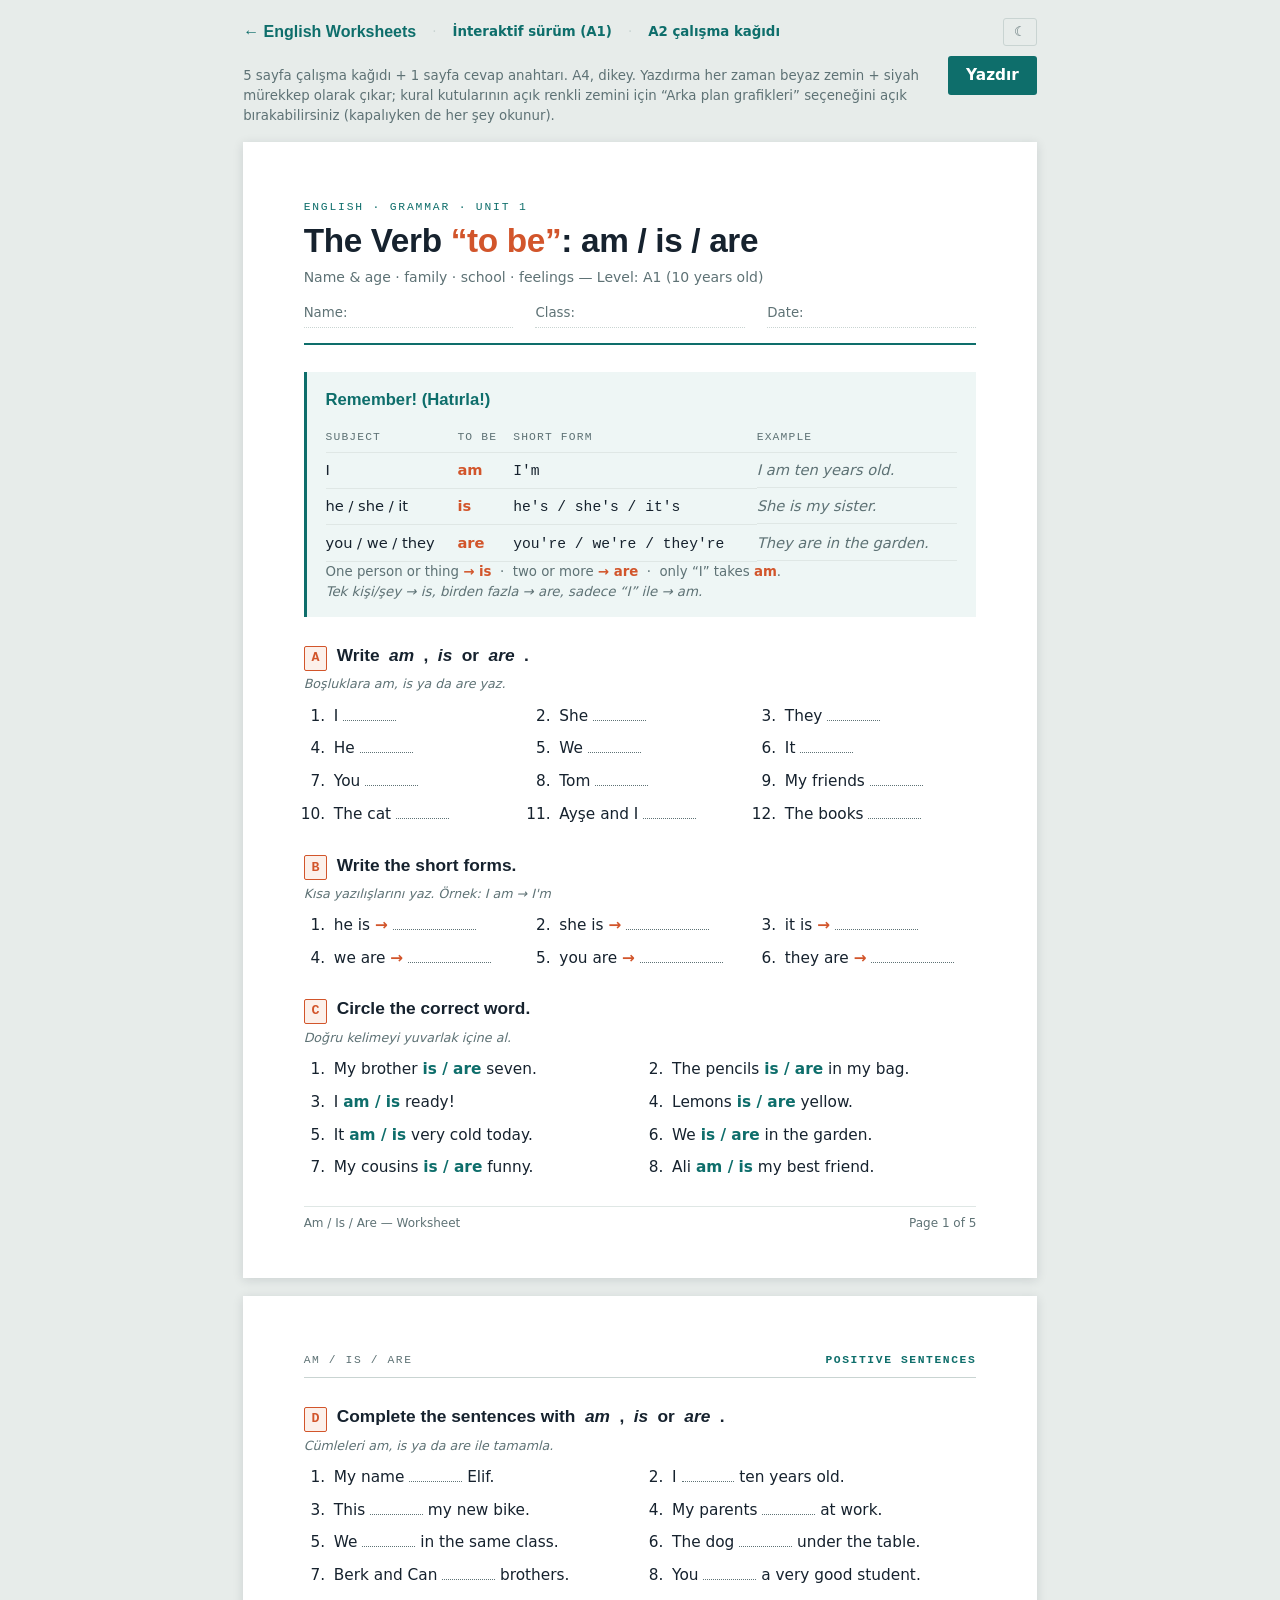
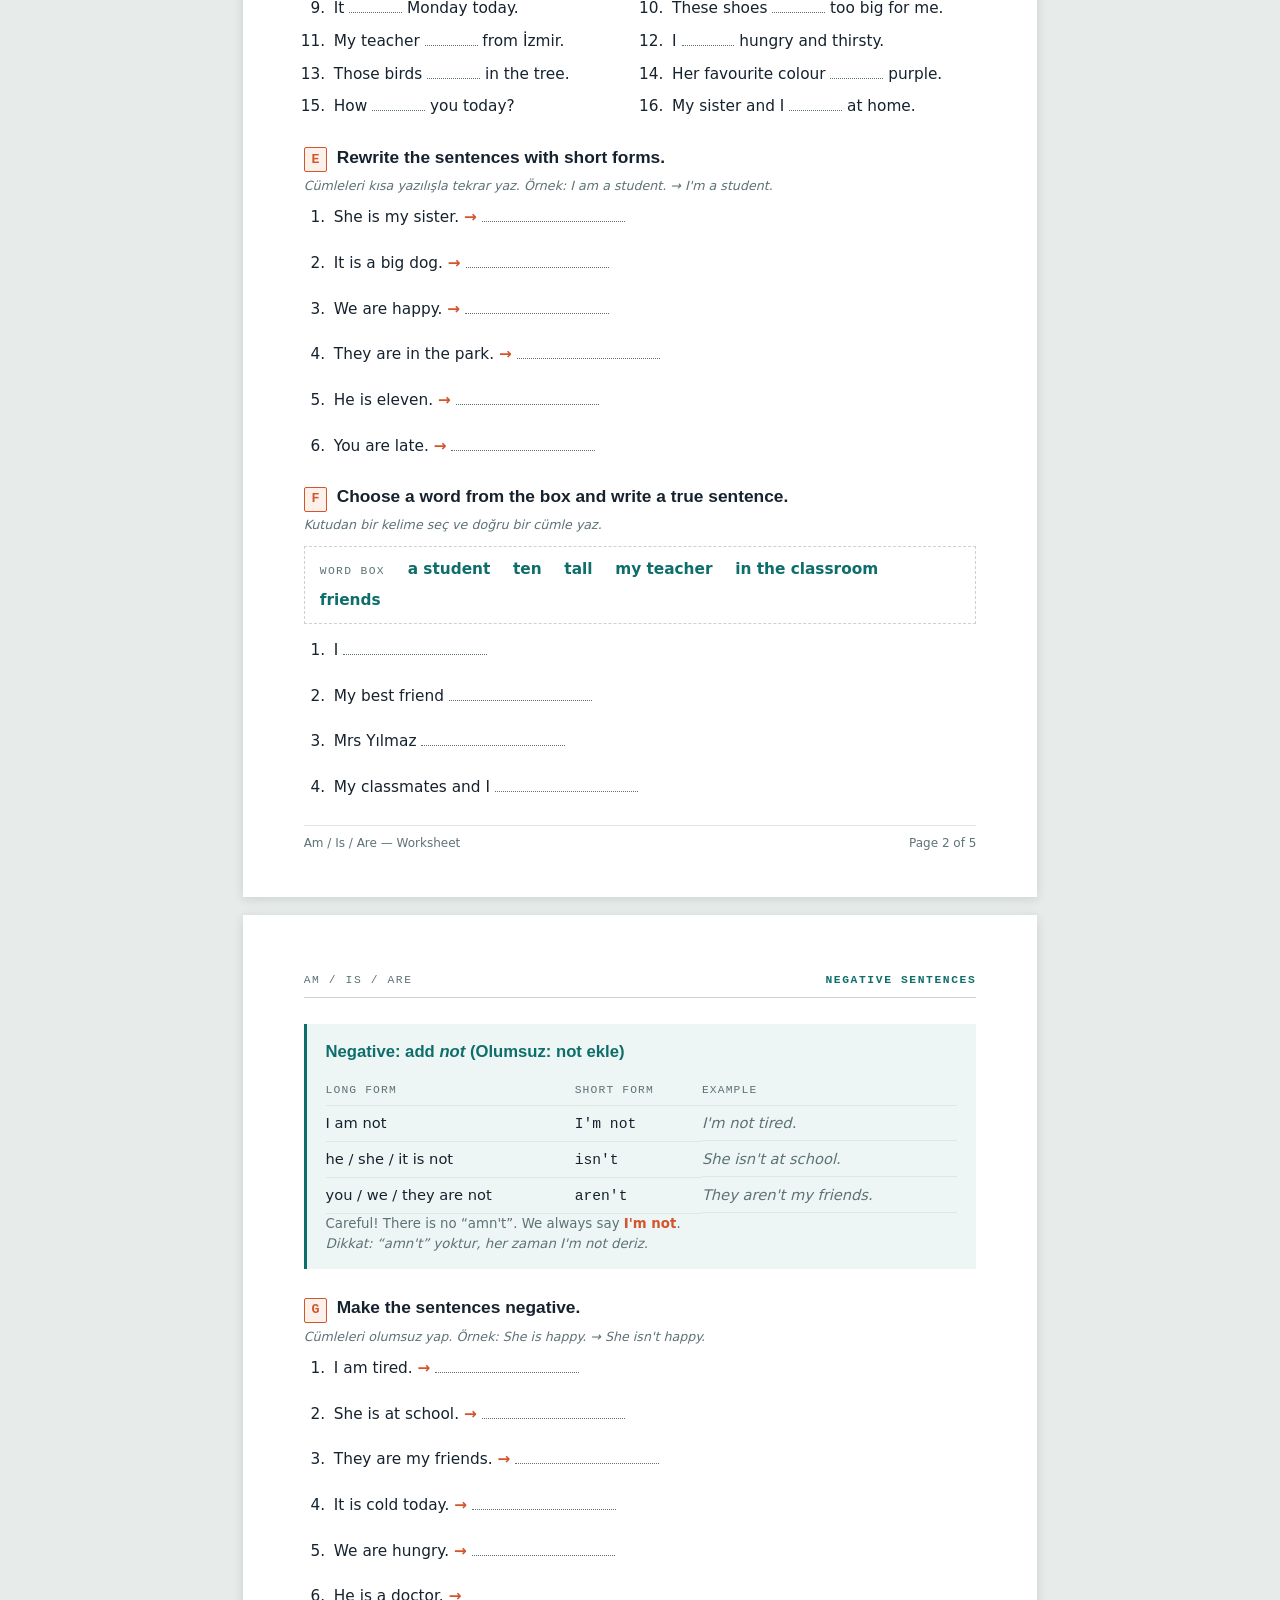
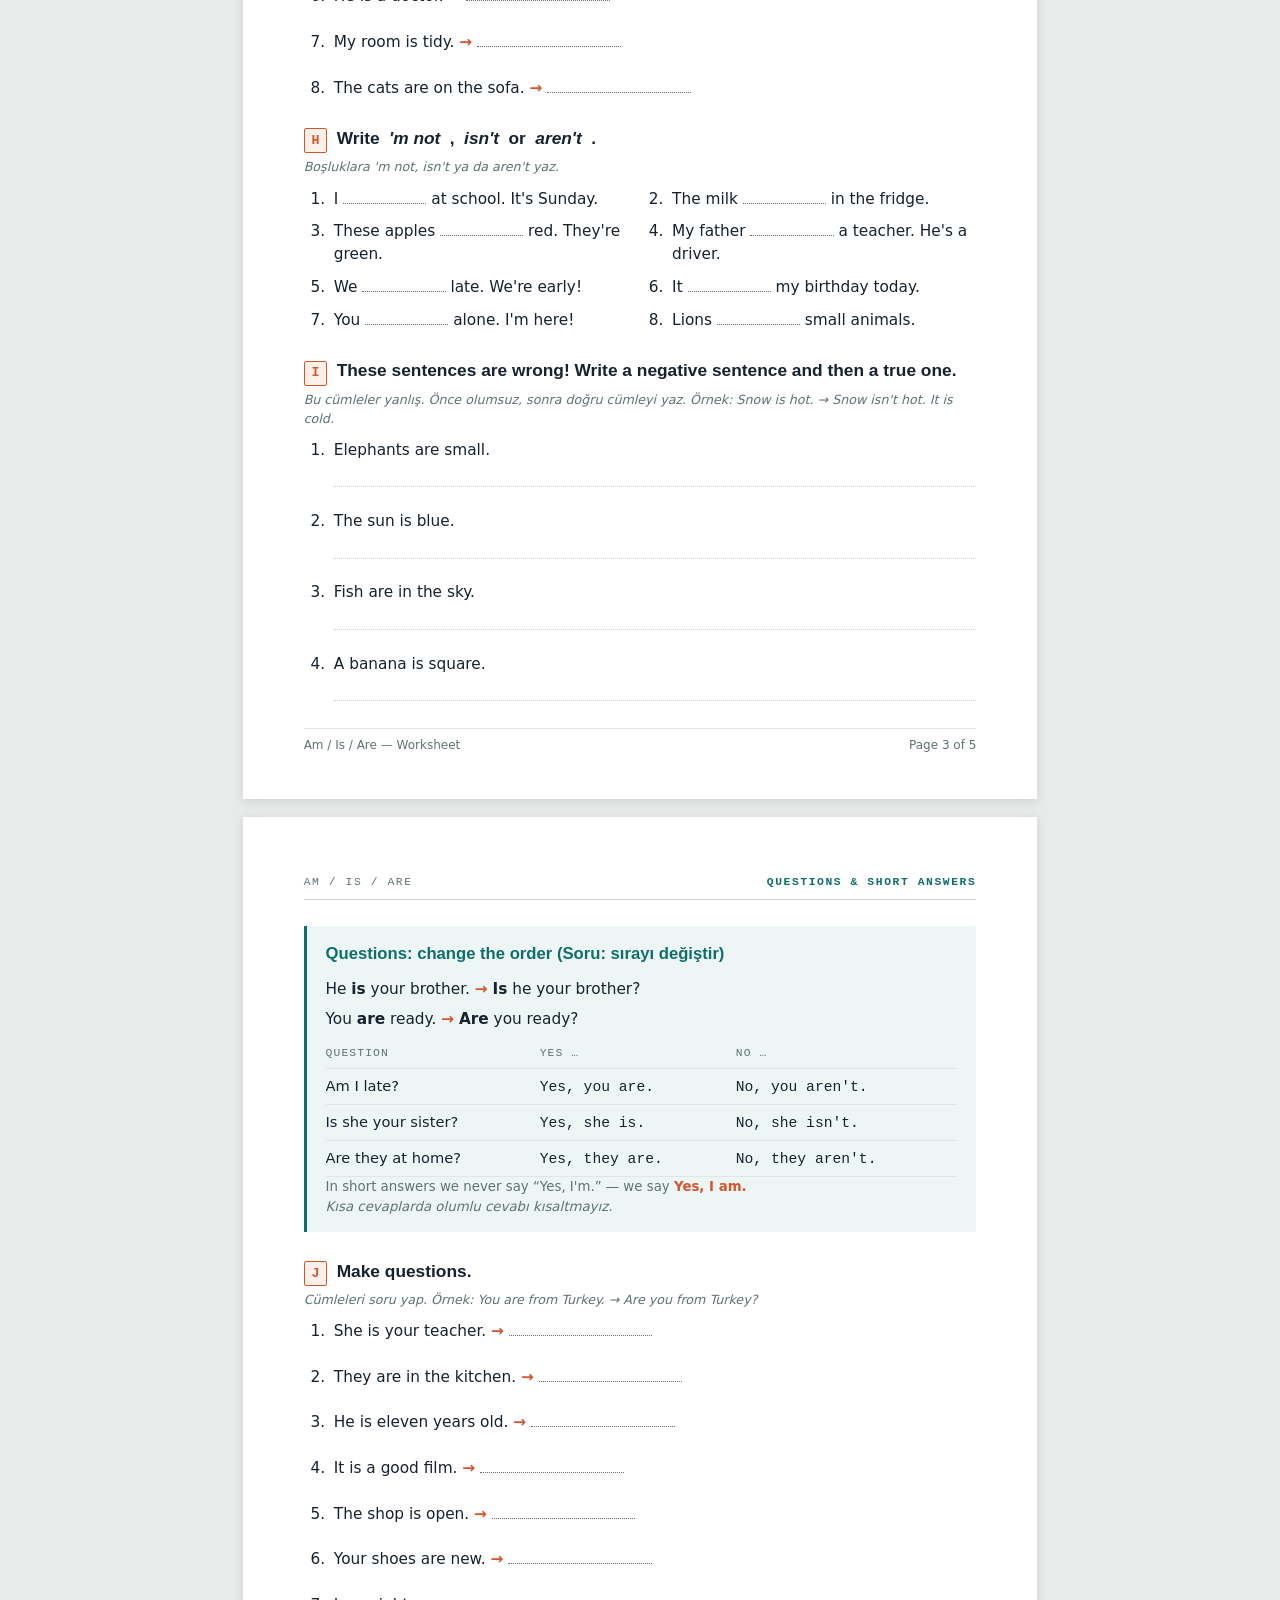
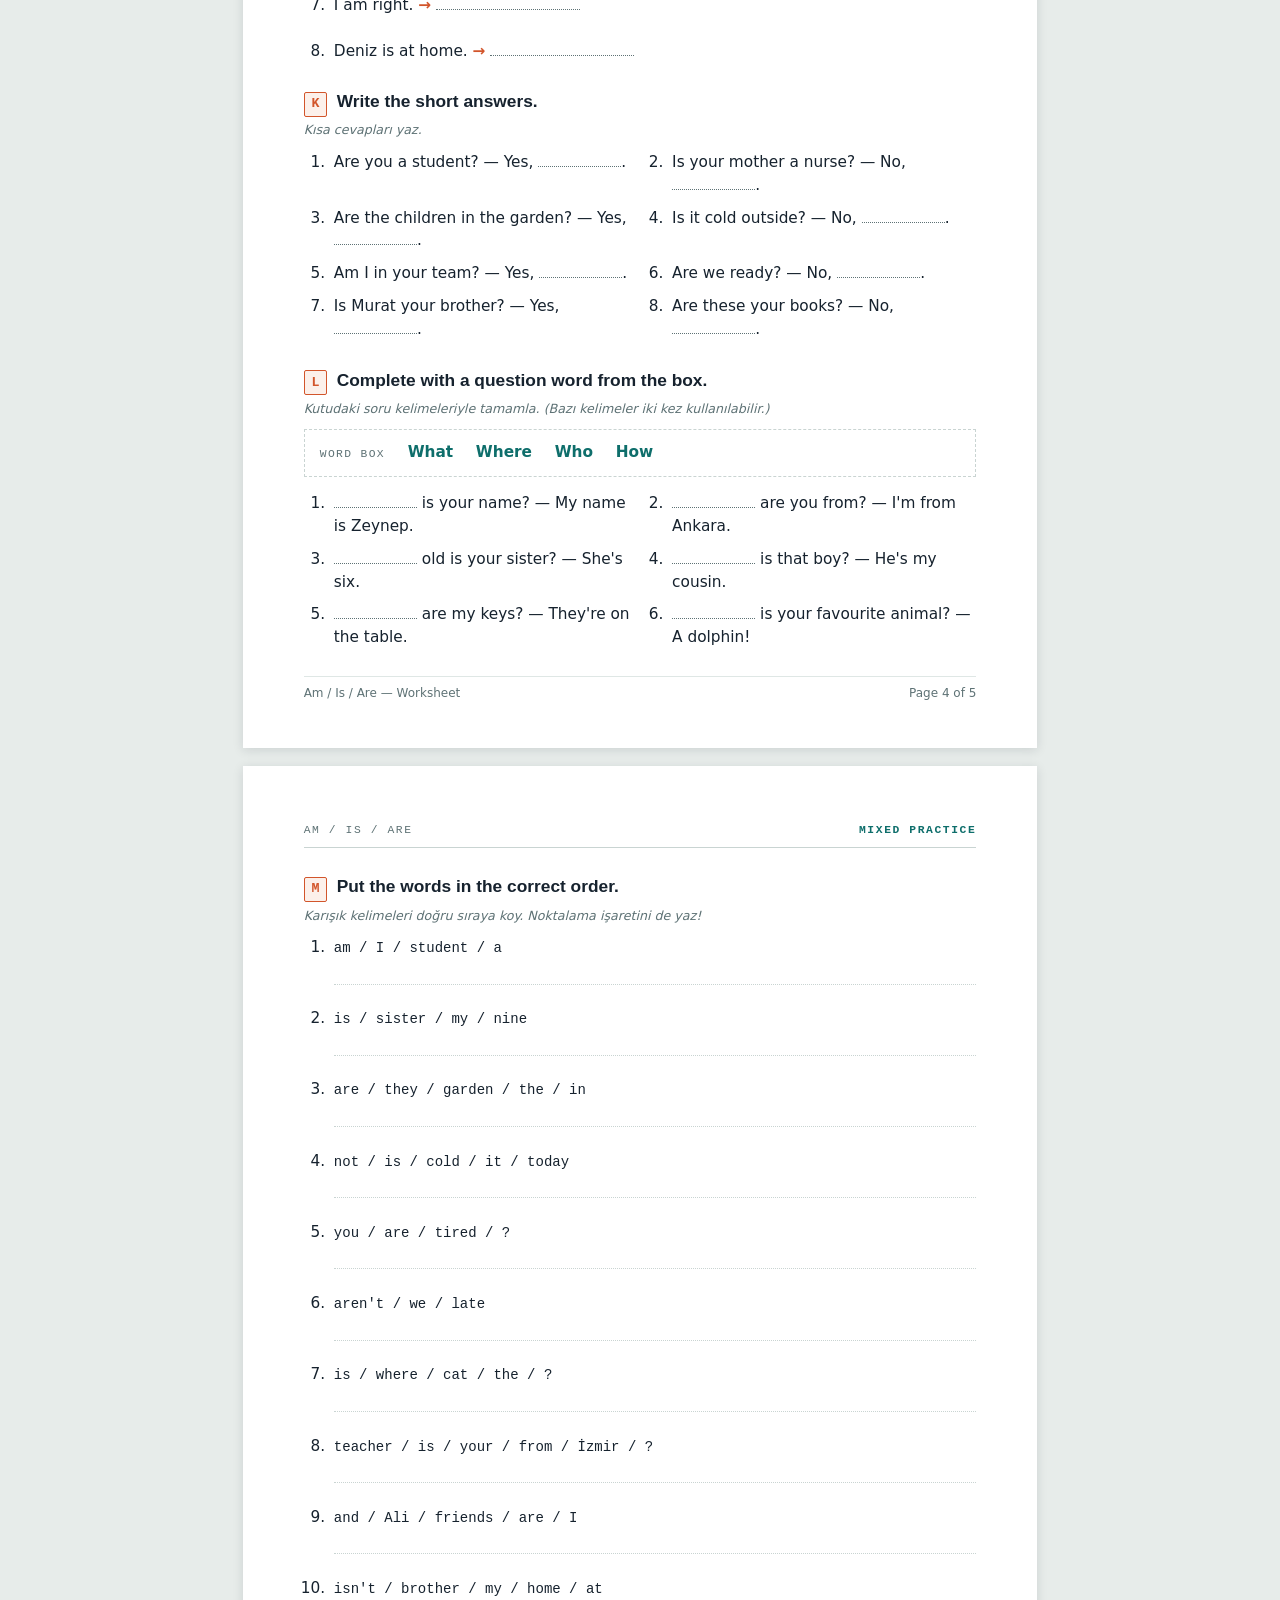
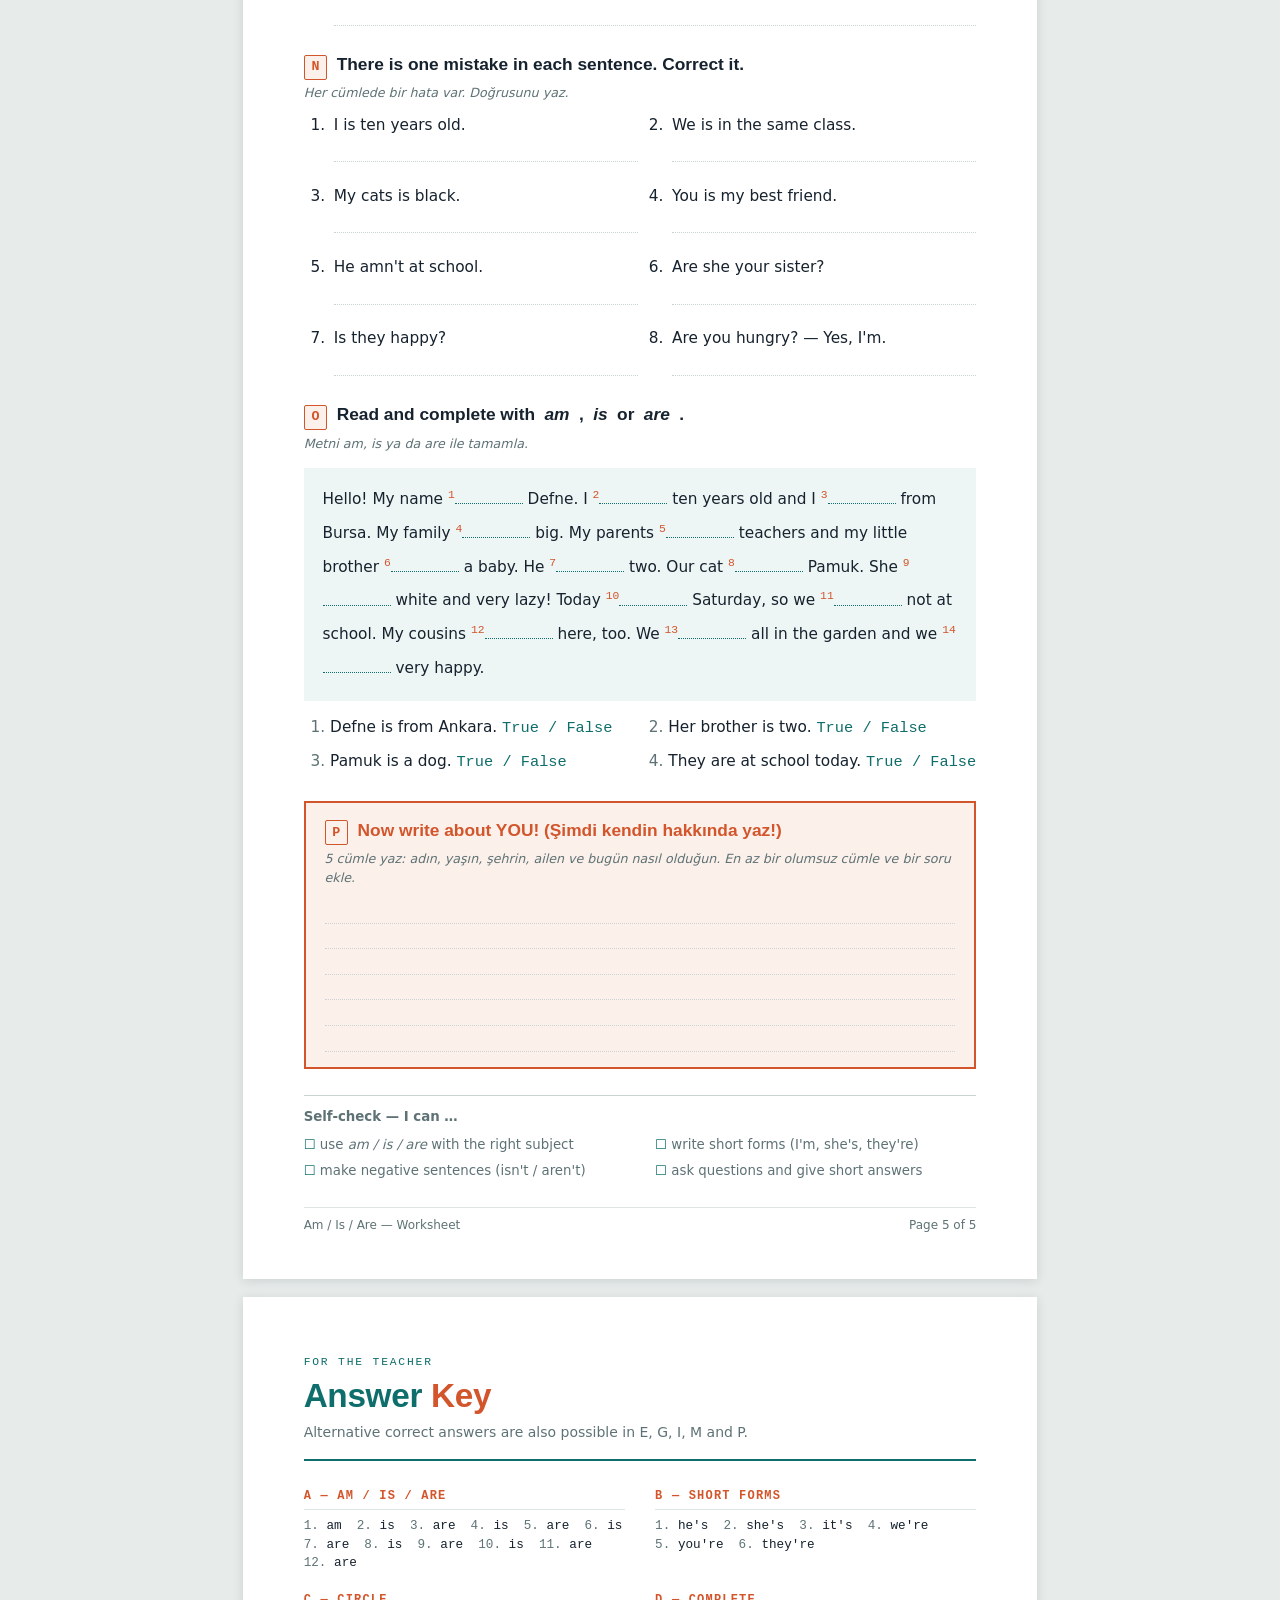
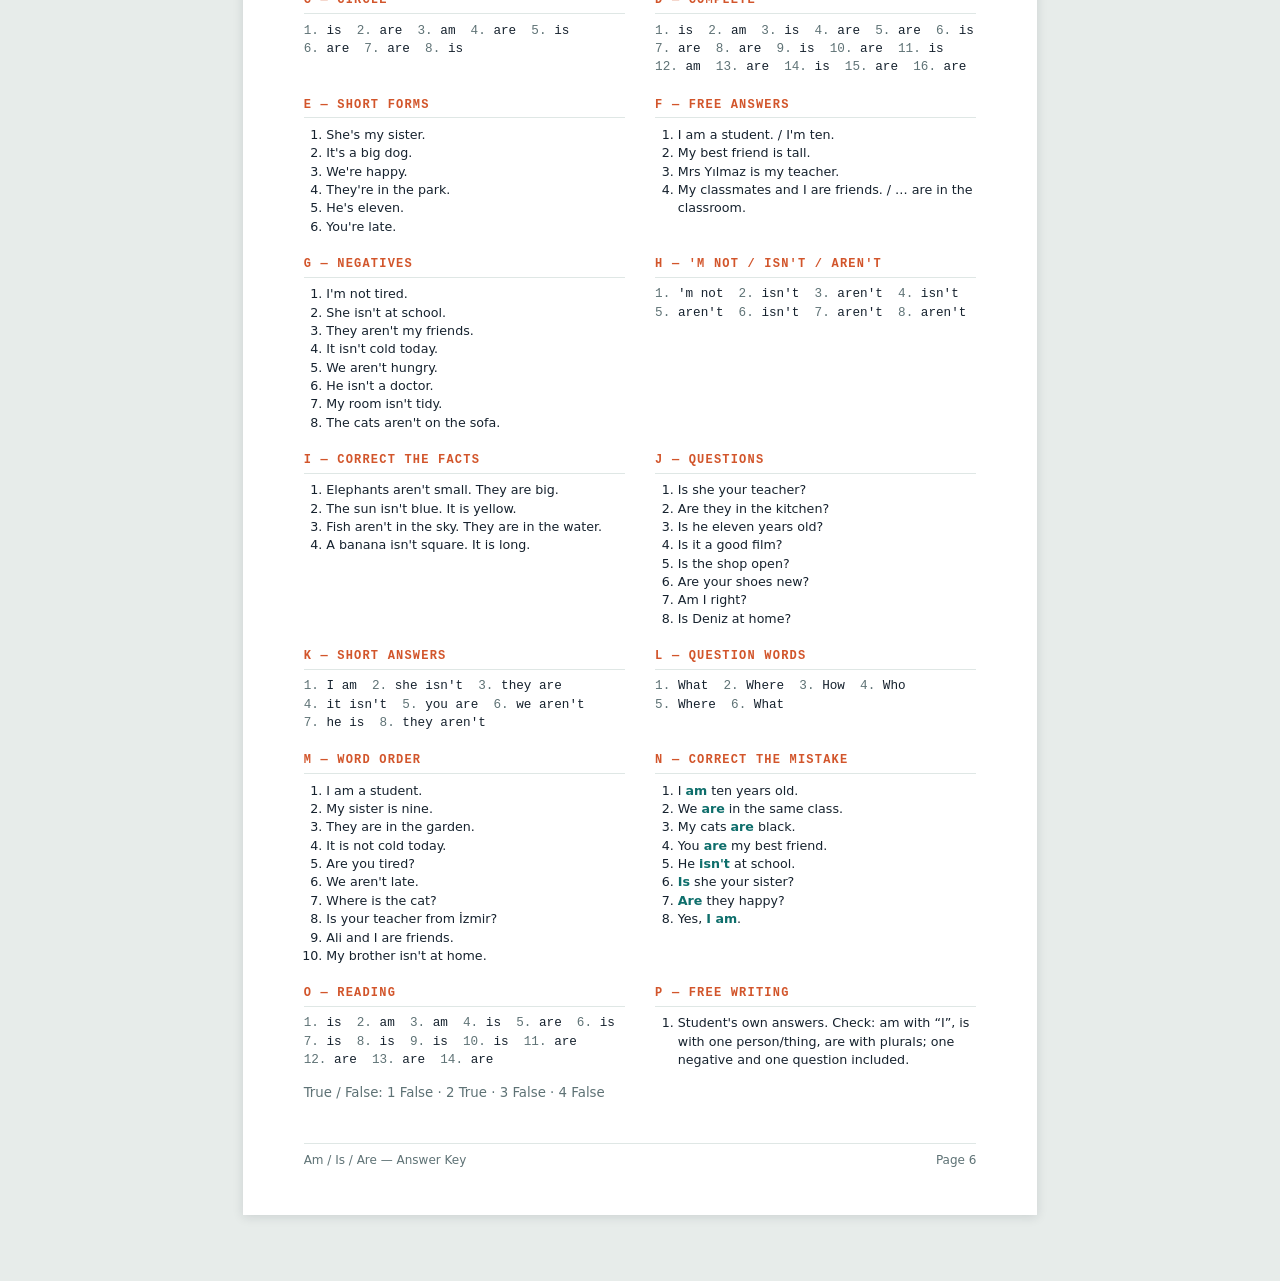
<file: am-is-are-worksheet.html>
<!doctype html>
<html lang="en">
<head>
<meta charset="utf-8">
<meta name="viewport" content="width=device-width, initial-scale=1">
<title>Am / Is / Are — Worksheet (Age 10) · English Worksheets</title>
<style>
  :root {
    --paper: #ffffff;
    --ground: #e7ecea;
    --ink: #16222e;
    --ink-soft: #5e7275;
    --rule: #c9d4d2;
    --rule-soft: #dfe7e5;
    --teal: #0e6e6b;
    --teal-tint: #eef6f5;
    --orange: #d2552b;
    --orange-tint: #fcf0ea;
    --shadow: 0 2px 10px rgba(22, 34, 46, .13);
  }
  @media (prefers-color-scheme: dark) {
    :root {
      --paper: #151c21;
      --ground: #0d1215;
      --ink: #e6edea;
      --ink-soft: #9aaeb0;
      --rule: #38474b;
      --rule-soft: #263137;
      --teal: #5ac8bd;
      --teal-tint: #19282a;
      --orange: #f0906a;
      --orange-tint: #2a1f1a;
      --shadow: 0 2px 10px rgba(0, 0, 0, .5);
    }
  }
  :root[data-theme="dark"] {
    --paper: #151c21;
    --ground: #0d1215;
    --ink: #e6edea;
    --ink-soft: #9aaeb0;
    --rule: #38474b;
    --rule-soft: #263137;
    --teal: #5ac8bd;
    --teal-tint: #19282a;
    --orange: #f0906a;
    --orange-tint: #2a1f1a;
    --shadow: 0 2px 10px rgba(0, 0, 0, .5);
  }
  :root[data-theme="light"] {
    --paper: #ffffff;
    --ground: #e7ecea;
    --ink: #16222e;
    --ink-soft: #5e7275;
    --rule: #c9d4d2;
    --rule-soft: #dfe7e5;
    --teal: #0e6e6b;
    --teal-tint: #eef6f5;
    --orange: #d2552b;
    --orange-tint: #fcf0ea;
    --shadow: 0 2px 10px rgba(22, 34, 46, .13);
  }

  body {
    background: var(--ground);
    color: var(--ink);
    font-family: "Segoe UI", -apple-system, system-ui, sans-serif;
    font-size: 11.5pt;
    line-height: 1.5;
    margin: 0;
    padding: 18px 12px 48px;
  }

  /* ---------- toolbar (screen only) ---------- */
  .toolbar {
    max-width: 210mm;
    margin: 0 auto 16px;
    display: flex;
    flex-wrap: wrap;
    align-items: baseline;
    gap: 10px 16px;
  }
  .toolbar p {
    margin: 0;
    color: var(--ink-soft);
    font-size: 10pt;
    flex: 1 1 240px;
  }
  .print-btn {
    font: inherit;
    font-weight: 600;
    color: var(--paper);
    background: var(--teal);
    border: 0;
    border-radius: 3px;
    padding: 8px 18px;
    cursor: pointer;
  }
  .print-btn:hover { filter: brightness(1.1); }
  .print-btn:focus-visible { outline: 3px solid var(--orange); outline-offset: 2px; }

  /* ---------- page shell ---------- */
  .page {
    background: var(--paper);
    box-shadow: var(--shadow);
    width: 210mm;
    min-height: 297mm;
    box-sizing: border-box;
    padding: 15mm 16mm 12mm;
    margin: 0 auto 18px;
    display: flex;
    flex-direction: column;
    gap: 7mm;
  }

  /* ---------- masthead ---------- */
  .masthead { border-bottom: 2.5px solid var(--teal); padding-bottom: 4mm; }
  .eyebrow {
    font-family: Consolas, "Courier New", monospace;
    font-size: 8.5pt;
    letter-spacing: .16em;
    text-transform: uppercase;
    color: var(--teal);
    margin: 0 0 2mm;
  }
  h1 {
    font-family: "Trebuchet MS", "Segoe UI", sans-serif;
    font-size: 25pt;
    line-height: 1.1;
    font-weight: 700;
    letter-spacing: -.01em;
    text-wrap: balance;
    margin: 0;
  }
  h1 em { font-style: normal; color: var(--orange); }
  .sub { margin: 2mm 0 0; color: var(--ink-soft); font-size: 10.5pt; }
  .idline {
    display: flex;
    gap: 6mm;
    margin-top: 4mm;
    font-size: 10pt;
    color: var(--ink-soft);
  }
  .idline span { flex: 1; border-bottom: 1px dotted var(--rule); padding-bottom: 1mm; }

  .runhead {
    display: flex;
    justify-content: space-between;
    align-items: baseline;
    border-bottom: 1px solid var(--rule);
    padding-bottom: 2mm;
    font-family: Consolas, "Courier New", monospace;
    font-size: 8.5pt;
    letter-spacing: .14em;
    text-transform: uppercase;
    color: var(--ink-soft);
  }
  .runhead b { color: var(--teal); letter-spacing: .14em; }

  /* ---------- rule box ---------- */
  .ruleboxes { display: flex; flex-direction: column; gap: 5mm; }
  .rulebox {
    border-left: 3px solid var(--teal);
    background: var(--teal-tint);
    padding: 4mm 5mm;
  }
  .rulebox h3 {
    font-family: "Trebuchet MS", "Segoe UI", sans-serif;
    font-size: 12.5pt;
    margin: 0 0 3mm;
    color: var(--teal);
  }
  .rulebox p { margin: 0 0 2mm; }
  .rulebox p:last-child { margin-bottom: 0; }
  .tip {
    font-size: 10pt;
    color: var(--ink-soft);
  }
  .tip b { color: var(--orange); }

  table { border-collapse: collapse; width: 100%; font-size: 11pt; }
  .grammar th, .grammar td {
    text-align: left;
    padding: 1.6mm 3mm 1.6mm 0;
    border-bottom: 1px solid var(--rule-soft);
    vertical-align: baseline;
  }
  .grammar th {
    font-family: Consolas, "Courier New", monospace;
    font-size: 8.5pt;
    letter-spacing: .1em;
    text-transform: uppercase;
    color: var(--ink-soft);
    font-weight: 400;
  }
  .grammar td.be { font-weight: 700; color: var(--orange); white-space: nowrap; }
  .grammar td.short { font-family: Consolas, "Courier New", monospace; white-space: nowrap; }
  .grammar td.ex { color: var(--ink-soft); font-style: italic; }
  .scroller { overflow-x: auto; }

  /* ---------- exercises ---------- */
  .ex { display: flow-root; }
  .ex h2 {
    font-family: "Trebuchet MS", "Segoe UI", sans-serif;
    font-size: 13pt;
    font-weight: 700;
    margin: 0 0 1mm;
    display: flex;
    align-items: baseline;
    gap: 2.5mm;
  }
  .tag {
    font-family: Consolas, "Courier New", monospace;
    font-size: 10pt;
    font-weight: 700;
    color: var(--orange);
    background: var(--orange-tint);
    border: 1.2px solid var(--orange);
    border-radius: 2px;
    padding: .4mm 1.8mm;
    flex: none;
  }
  .tr {
    display: block;
    font-size: 9.5pt;
    font-style: italic;
    color: var(--ink-soft);
    margin: 0 0 3mm;
  }

  ol.items {
    margin: 0;
    padding-left: 7mm;
    display: grid;
    gap: 2.6mm 8mm;
  }
  ol.items.two { grid-template-columns: 1fr 1fr; }
  ol.items.three { grid-template-columns: 1fr 1fr 1fr; }
  ol.items li { padding-left: 1mm; }
  ol.items.roomy { gap: 6mm 8mm; }

  .blank {
    display: inline-block;
    min-width: 22mm;
    border-bottom: 1px dotted var(--ink-soft);
  }
  .blank.sm { min-width: 14mm; }
  .blank.lg { min-width: 38mm; }
  .line {
    display: block;
    border-bottom: 1px dotted var(--rule);
    height: 6.5mm;
  }
  .opt { font-weight: 600; color: var(--teal); white-space: nowrap; }
  .arrow { color: var(--orange); font-weight: 700; }
  .scram {
    font-family: Consolas, "Courier New", monospace;
    font-size: 10.5pt;
  }

  .wordbank {
    border: 1.5px dashed var(--rule);
    padding: 3mm 4mm;
    margin: 0 0 4mm;
    display: flex;
    flex-wrap: wrap;
    gap: 2mm 6mm;
    align-items: baseline;
  }
  .wordbank b {
    font-family: Consolas, "Courier New", monospace;
    font-size: 8.5pt;
    letter-spacing: .12em;
    text-transform: uppercase;
    color: var(--ink-soft);
    font-weight: 400;
  }
  .wordbank span { font-weight: 600; color: var(--teal); }

  .reading {
    background: var(--teal-tint);
    padding: 4mm 5mm;
    line-height: 2.2;
    font-size: 11.5pt;
  }
  .reading .blank { min-width: 18mm; border-bottom-color: var(--teal); }
  .n {
    font-family: Consolas, "Courier New", monospace;
    font-size: 8.5pt;
    color: var(--orange);
    vertical-align: super;
  }

  .tf { display: grid; grid-template-columns: 1fr 1fr; gap: 2.6mm 8mm; margin: 3mm 0 0; padding-left: 7mm; }
  .tf li::marker { color: var(--ink-soft); }
  .pick { font-family: Consolas, "Courier New", monospace; color: var(--teal); white-space: nowrap; }

  .challenge {
    border: 2px solid var(--orange);
    background: var(--orange-tint);
    padding: 4mm 5mm;
  }
  .challenge h2 { color: var(--orange); }

  .selfcheck {
    margin-top: auto;
    border-top: 1px solid var(--rule);
    padding-top: 3mm;
    font-size: 10pt;
    color: var(--ink-soft);
  }
  .selfcheck ul { list-style: none; margin: 2mm 0 0; padding: 0; display: grid; grid-template-columns: 1fr 1fr; gap: 1.5mm 8mm; }
  .selfcheck li::before { content: "☐  "; color: var(--teal); }

  /* ---------- answer key ---------- */
  .key { background: var(--paper); }
  .key h1 { color: var(--teal); }
  .keygrid { display: grid; grid-template-columns: 1fr 1fr; gap: 5mm 8mm; }
  .keyblock h3 {
    font-family: Consolas, "Courier New", monospace;
    font-size: 9pt;
    letter-spacing: .1em;
    text-transform: uppercase;
    color: var(--orange);
    border-bottom: 1px solid var(--rule-soft);
    padding-bottom: 1mm;
    margin: 0 0 2mm;
  }
  .keyblock ol {
    margin: 0;
    padding-left: 6mm;
    font-size: 9.5pt;
    line-height: 1.45;
    font-variant-numeric: tabular-nums;
  }
  .keyblock ol.inline { padding-left: 0; list-style: none; display: flex; flex-wrap: wrap; gap: 0 4mm; }
  .keyblock ol.inline li { font-family: Consolas, "Courier New", monospace; }
  .keyblock ol.inline li::before { content: counter(list-item) ". "; color: var(--ink-soft); }
  .keyblock ol.inline li { counter-increment: list-item; }
  .keyblock b { color: var(--teal); }

  .footer {
    font-size: 9pt;
    color: var(--ink-soft);
    border-top: 1px solid var(--rule-soft);
    padding-top: 2mm;
    display: flex;
    justify-content: space-between;
  }

  @media (max-width: 230mm) {
    .page { width: 100%; min-height: 0; padding: 7mm 6mm; }
    ol.items.two, ol.items.three, .keygrid, .tf, .selfcheck ul { grid-template-columns: 1fr; }
  }

  /* ---------- site bar (screen only) ---------- */
  .ws-bar {
    max-width: 210mm;
    margin: 0 auto 10px;
    display: flex;
    flex-wrap: wrap;
    align-items: center;
    gap: 6px 16px;
    font-size: 10pt;
    color: var(--ink-soft);
  }
  .ws-bar a { color: var(--teal); font-weight: 600; text-decoration: none; }
  .ws-bar a:hover { text-decoration: underline; }
  .ws-bar .home { font-family: "Trebuchet MS", "Segoe UI", sans-serif; font-size: 12pt; }
  .ws-bar .sep { color: var(--rule); }
  .ws-bar .grow { flex: 1 1 auto; }
  .theme-btn {
    font: inherit;
    color: var(--ink-soft);
    background: transparent;
    border: 1.2px solid var(--rule);
    border-radius: 3px;
    padding: 3px 10px;
    cursor: pointer;
  }
  .theme-btn:hover { color: var(--teal); border-color: var(--teal); }
  .theme-btn:focus-visible { outline: 3px solid var(--orange); outline-offset: 2px; }

  @media print {
    @page { size: A4; margin: 12mm 13mm; }
    :root,
    :root[data-theme="dark"],
    :root[data-theme="light"] {
      --paper: #ffffff; --ground: #ffffff; --ink: #16222e; --ink-soft: #5e7275;
      --rule: #c9d4d2; --rule-soft: #dfe7e5; --teal: #0e6e6b; --teal-tint: #eef6f5;
      --orange: #d2552b; --orange-tint: #fcf0ea; --shadow: none;
    }
    body { background: #fff; padding: 0; font-size: 11pt; -webkit-print-color-adjust: exact; print-color-adjust: exact; }
    .toolbar, .ws-bar { display: none; }
    .page { width: auto; min-height: 0; box-shadow: none; margin: 0; padding: 0; break-after: page; }
    .page:last-child { break-after: auto; }
    .ex, .rulebox, .reading, .challenge { break-inside: avoid; }
  }
</style>
</head>
<body>

<div class="ws-bar">
  <a class="home" href="index.html">← English Worksheets</a>
  <span class="sep">·</span>
  <a href="units/am-is-are-a1.html">İnteraktif sürüm (A1)</a>
  <span class="sep">·</span>
  <a href="am-is-are-worksheet-a2.html">A2 çalışma kağıdı</a>
  <span class="grow"></span>
  <button class="theme-btn" type="button" title="Açık / koyu tema" aria-label="Temayı değiştir">☾</button>
</div>

<div class="toolbar">
  <p>5 sayfa çalışma kağıdı + 1 sayfa cevap anahtarı. A4, dikey. Yazdırma her zaman beyaz zemin + siyah mürekkep olarak çıkar; kural kutularının açık renkli zemini için “Arka plan grafikleri” seçeneğini açık bırakabilirsiniz (kapalıyken de her şey okunur).</p>
  <button class="print-btn" onclick="window.print()">Yazdır</button>
</div>

<!-- ============ PAGE 1 ============ -->
<section class="page">
  <header class="masthead">
    <p class="eyebrow">English · Grammar · Unit 1</p>
    <h1>The Verb <em>“to be”</em>: am / is / are</h1>
    <p class="sub">Name &amp; age · family · school · feelings — Level: A1 (10 years old)</p>
    <div class="idline"><span>Name:</span><span>Class:</span><span>Date:</span></div>
  </header>

  <div class="ruleboxes">
    <div class="rulebox">
      <h3>Remember! (Hatırla!)</h3>
      <div class="scroller">
        <table class="grammar">
          <tr><th>Subject</th><th>to be</th><th>Short form</th><th>Example</th></tr>
          <tr><td>I</td><td class="be">am</td><td class="short">I'm</td><td class="ex">I am ten years old.</td></tr>
          <tr><td>he / she / it</td><td class="be">is</td><td class="short">he's / she's / it's</td><td class="ex">She is my sister.</td></tr>
          <tr><td>you / we / they</td><td class="be">are</td><td class="short">you're / we're / they're</td><td class="ex">They are in the garden.</td></tr>
        </table>
      </div>
      <p class="tip">One person or thing <b>→ is</b> &nbsp;·&nbsp; two or more <b>→ are</b> &nbsp;·&nbsp; only “I” takes <b>am</b>.<br>
      <i>Tek kişi/şey → is, birden fazla → are, sadece “I” ile → am.</i></p>
    </div>
  </div>

  <div class="ex">
    <h2><span class="tag">A</span> Write <i>am</i>, <i>is</i> or <i>are</i>.</h2>
    <span class="tr">Boşluklara am, is ya da are yaz.</span>
    <ol class="items three">
      <li>I <span class="blank sm"></span></li>
      <li>She <span class="blank sm"></span></li>
      <li>They <span class="blank sm"></span></li>
      <li>He <span class="blank sm"></span></li>
      <li>We <span class="blank sm"></span></li>
      <li>It <span class="blank sm"></span></li>
      <li>You <span class="blank sm"></span></li>
      <li>Tom <span class="blank sm"></span></li>
      <li>My friends <span class="blank sm"></span></li>
      <li>The cat <span class="blank sm"></span></li>
      <li>Ayşe and I <span class="blank sm"></span></li>
      <li>The books <span class="blank sm"></span></li>
    </ol>
  </div>

  <div class="ex">
    <h2><span class="tag">B</span> Write the short forms.</h2>
    <span class="tr">Kısa yazılışlarını yaz. Örnek: I am → I'm</span>
    <ol class="items three">
      <li>he is <span class="arrow">→</span> <span class="blank"></span></li>
      <li>she is <span class="arrow">→</span> <span class="blank"></span></li>
      <li>it is <span class="arrow">→</span> <span class="blank"></span></li>
      <li>we are <span class="arrow">→</span> <span class="blank"></span></li>
      <li>you are <span class="arrow">→</span> <span class="blank"></span></li>
      <li>they are <span class="arrow">→</span> <span class="blank"></span></li>
    </ol>
  </div>

  <div class="ex">
    <h2><span class="tag">C</span> Circle the correct word.</h2>
    <span class="tr">Doğru kelimeyi yuvarlak içine al.</span>
    <ol class="items two">
      <li>My brother <span class="opt">is / are</span> seven.</li>
      <li>The pencils <span class="opt">is / are</span> in my bag.</li>
      <li>I <span class="opt">am / is</span> ready!</li>
      <li>Lemons <span class="opt">is / are</span> yellow.</li>
      <li>It <span class="opt">am / is</span> very cold today.</li>
      <li>We <span class="opt">is / are</span> in the garden.</li>
      <li>My cousins <span class="opt">is / are</span> funny.</li>
      <li>Ali <span class="opt">am / is</span> my best friend.</li>
    </ol>
  </div>

  <div class="footer"><span>Am / Is / Are — Worksheet</span><span>Page 1 of 5</span></div>
</section>

<!-- ============ PAGE 2 ============ -->
<section class="page">
  <div class="runhead"><span>Am / Is / Are</span><b>Positive sentences</b></div>

  <div class="ex">
    <h2><span class="tag">D</span> Complete the sentences with <i>am</i>, <i>is</i> or <i>are</i>.</h2>
    <span class="tr">Cümleleri am, is ya da are ile tamamla.</span>
    <ol class="items two">
      <li>My name <span class="blank sm"></span> Elif.</li>
      <li>I <span class="blank sm"></span> ten years old.</li>
      <li>This <span class="blank sm"></span> my new bike.</li>
      <li>My parents <span class="blank sm"></span> at work.</li>
      <li>We <span class="blank sm"></span> in the same class.</li>
      <li>The dog <span class="blank sm"></span> under the table.</li>
      <li>Berk and Can <span class="blank sm"></span> brothers.</li>
      <li>You <span class="blank sm"></span> a very good student.</li>
      <li>It <span class="blank sm"></span> Monday today.</li>
      <li>These shoes <span class="blank sm"></span> too big for me.</li>
      <li>My teacher <span class="blank sm"></span> from İzmir.</li>
      <li>I <span class="blank sm"></span> hungry and thirsty.</li>
      <li>Those birds <span class="blank sm"></span> in the tree.</li>
      <li>Her favourite colour <span class="blank sm"></span> purple.</li>
      <li>How <span class="blank sm"></span> you today?</li>
      <li>My sister and I <span class="blank sm"></span> at home.</li>
    </ol>
  </div>

  <div class="ex">
    <h2><span class="tag">E</span> Rewrite the sentences with short forms.</h2>
    <span class="tr">Cümleleri kısa yazılışla tekrar yaz. Örnek: I am a student. → I'm a student.</span>
    <ol class="items roomy">
      <li>She is my sister. <span class="arrow">→</span> <span class="blank lg"></span></li>
      <li>It is a big dog. <span class="arrow">→</span> <span class="blank lg"></span></li>
      <li>We are happy. <span class="arrow">→</span> <span class="blank lg"></span></li>
      <li>They are in the park. <span class="arrow">→</span> <span class="blank lg"></span></li>
      <li>He is eleven. <span class="arrow">→</span> <span class="blank lg"></span></li>
      <li>You are late. <span class="arrow">→</span> <span class="blank lg"></span></li>
    </ol>
  </div>

  <div class="ex">
    <h2><span class="tag">F</span> Choose a word from the box and write a true sentence.</h2>
    <span class="tr">Kutudan bir kelime seç ve doğru bir cümle yaz.</span>
    <div class="wordbank">
      <b>word box</b>
      <span>a student</span><span>ten</span><span>tall</span><span>my teacher</span><span>in the classroom</span><span>friends</span>
    </div>
    <ol class="items roomy">
      <li>I <span class="blank lg"></span></li>
      <li>My best friend <span class="blank lg"></span></li>
      <li>Mrs Yılmaz <span class="blank lg"></span></li>
      <li>My classmates and I <span class="blank lg"></span></li>
    </ol>
  </div>

  <div class="footer"><span>Am / Is / Are — Worksheet</span><span>Page 2 of 5</span></div>
</section>

<!-- ============ PAGE 3 ============ -->
<section class="page">
  <div class="runhead"><span>Am / Is / Are</span><b>Negative sentences</b></div>

  <div class="rulebox">
    <h3>Negative: add <i>not</i> (Olumsuz: not ekle)</h3>
    <div class="scroller">
      <table class="grammar">
        <tr><th>Long form</th><th>Short form</th><th>Example</th></tr>
        <tr><td>I am not</td><td class="short">I'm not</td><td class="ex">I'm not tired.</td></tr>
        <tr><td>he / she / it is not</td><td class="short">isn't</td><td class="ex">She isn't at school.</td></tr>
        <tr><td>you / we / they are not</td><td class="short">aren't</td><td class="ex">They aren't my friends.</td></tr>
      </table>
    </div>
    <p class="tip">Careful! There is no “amn't”. We always say <b>I'm not</b>.<br><i>Dikkat: “amn't” yoktur, her zaman I'm not deriz.</i></p>
  </div>

  <div class="ex">
    <h2><span class="tag">G</span> Make the sentences negative.</h2>
    <span class="tr">Cümleleri olumsuz yap. Örnek: She is happy. → She isn't happy.</span>
    <ol class="items roomy">
      <li>I am tired. <span class="arrow">→</span> <span class="blank lg"></span></li>
      <li>She is at school. <span class="arrow">→</span> <span class="blank lg"></span></li>
      <li>They are my friends. <span class="arrow">→</span> <span class="blank lg"></span></li>
      <li>It is cold today. <span class="arrow">→</span> <span class="blank lg"></span></li>
      <li>We are hungry. <span class="arrow">→</span> <span class="blank lg"></span></li>
      <li>He is a doctor. <span class="arrow">→</span> <span class="blank lg"></span></li>
      <li>My room is tidy. <span class="arrow">→</span> <span class="blank lg"></span></li>
      <li>The cats are on the sofa. <span class="arrow">→</span> <span class="blank lg"></span></li>
    </ol>
  </div>

  <div class="ex">
    <h2><span class="tag">H</span> Write <i>'m not</i>, <i>isn't</i> or <i>aren't</i>.</h2>
    <span class="tr">Boşluklara 'm not, isn't ya da aren't yaz.</span>
    <ol class="items two">
      <li>I <span class="blank"></span> at school. It's Sunday.</li>
      <li>The milk <span class="blank"></span> in the fridge.</li>
      <li>These apples <span class="blank"></span> red. They're green.</li>
      <li>My father <span class="blank"></span> a teacher. He's a driver.</li>
      <li>We <span class="blank"></span> late. We're early!</li>
      <li>It <span class="blank"></span> my birthday today.</li>
      <li>You <span class="blank"></span> alone. I'm here!</li>
      <li>Lions <span class="blank"></span> small animals.</li>
    </ol>
  </div>

  <div class="ex">
    <h2><span class="tag">I</span> These sentences are wrong! Write a negative sentence and then a true one.</h2>
    <span class="tr">Bu cümleler yanlış. Önce olumsuz, sonra doğru cümleyi yaz. Örnek: Snow is hot. → Snow isn't hot. It is cold.</span>
    <ol class="items roomy">
      <li>Elephants are small. <span class="line"></span></li>
      <li>The sun is blue. <span class="line"></span></li>
      <li>Fish are in the sky. <span class="line"></span></li>
      <li>A banana is square. <span class="line"></span></li>
    </ol>
  </div>

  <div class="footer"><span>Am / Is / Are — Worksheet</span><span>Page 3 of 5</span></div>
</section>

<!-- ============ PAGE 4 ============ -->
<section class="page">
  <div class="runhead"><span>Am / Is / Are</span><b>Questions &amp; short answers</b></div>

  <div class="rulebox">
    <h3>Questions: change the order (Soru: sırayı değiştir)</h3>
    <p>He <b>is</b> your brother. <span class="arrow">→</span> <b>Is</b> he your brother?</p>
    <p>You <b>are</b> ready. <span class="arrow">→</span> <b>Are</b> you ready?</p>
    <div class="scroller">
      <table class="grammar">
        <tr><th>Question</th><th>Yes …</th><th>No …</th></tr>
        <tr><td>Am I late?</td><td class="short">Yes, you are.</td><td class="short">No, you aren't.</td></tr>
        <tr><td>Is she your sister?</td><td class="short">Yes, she is.</td><td class="short">No, she isn't.</td></tr>
        <tr><td>Are they at home?</td><td class="short">Yes, they are.</td><td class="short">No, they aren't.</td></tr>
      </table>
    </div>
    <p class="tip">In short answers we never say “Yes, I'm.” — we say <b>Yes, I am.</b><br><i>Kısa cevaplarda olumlu cevabı kısaltmayız.</i></p>
  </div>

  <div class="ex">
    <h2><span class="tag">J</span> Make questions.</h2>
    <span class="tr">Cümleleri soru yap. Örnek: You are from Turkey. → Are you from Turkey?</span>
    <ol class="items roomy">
      <li>She is your teacher. <span class="arrow">→</span> <span class="blank lg"></span></li>
      <li>They are in the kitchen. <span class="arrow">→</span> <span class="blank lg"></span></li>
      <li>He is eleven years old. <span class="arrow">→</span> <span class="blank lg"></span></li>
      <li>It is a good film. <span class="arrow">→</span> <span class="blank lg"></span></li>
      <li>The shop is open. <span class="arrow">→</span> <span class="blank lg"></span></li>
      <li>Your shoes are new. <span class="arrow">→</span> <span class="blank lg"></span></li>
      <li>I am right. <span class="arrow">→</span> <span class="blank lg"></span></li>
      <li>Deniz is at home. <span class="arrow">→</span> <span class="blank lg"></span></li>
    </ol>
  </div>

  <div class="ex">
    <h2><span class="tag">K</span> Write the short answers.</h2>
    <span class="tr">Kısa cevapları yaz.</span>
    <ol class="items two">
      <li>Are you a student? — Yes, <span class="blank"></span>.</li>
      <li>Is your mother a nurse? — No, <span class="blank"></span>.</li>
      <li>Are the children in the garden? — Yes, <span class="blank"></span>.</li>
      <li>Is it cold outside? — No, <span class="blank"></span>.</li>
      <li>Am I in your team? — Yes, <span class="blank"></span>.</li>
      <li>Are we ready? — No, <span class="blank"></span>.</li>
      <li>Is Murat your brother? — Yes, <span class="blank"></span>.</li>
      <li>Are these your books? — No, <span class="blank"></span>.</li>
    </ol>
  </div>

  <div class="ex">
    <h2><span class="tag">L</span> Complete with a question word from the box.</h2>
    <span class="tr">Kutudaki soru kelimeleriyle tamamla. (Bazı kelimeler iki kez kullanılabilir.)</span>
    <div class="wordbank"><b>word box</b><span>What</span><span>Where</span><span>Who</span><span>How</span></div>
    <ol class="items two">
      <li><span class="blank"></span> is your name? — My name is Zeynep.</li>
      <li><span class="blank"></span> are you from? — I'm from Ankara.</li>
      <li><span class="blank"></span> old is your sister? — She's six.</li>
      <li><span class="blank"></span> is that boy? — He's my cousin.</li>
      <li><span class="blank"></span> are my keys? — They're on the table.</li>
      <li><span class="blank"></span> is your favourite animal? — A dolphin!</li>
    </ol>
  </div>

  <div class="footer"><span>Am / Is / Are — Worksheet</span><span>Page 4 of 5</span></div>
</section>

<!-- ============ PAGE 5 ============ -->
<section class="page">
  <div class="runhead"><span>Am / Is / Are</span><b>Mixed practice</b></div>

  <div class="ex">
    <h2><span class="tag">M</span> Put the words in the correct order.</h2>
    <span class="tr">Karışık kelimeleri doğru sıraya koy. Noktalama işaretini de yaz!</span>
    <ol class="items roomy">
      <li><span class="scram">am / I / student / a</span> <span class="line"></span></li>
      <li><span class="scram">is / sister / my / nine</span> <span class="line"></span></li>
      <li><span class="scram">are / they / garden / the / in</span> <span class="line"></span></li>
      <li><span class="scram">not / is / cold / it / today</span> <span class="line"></span></li>
      <li><span class="scram">you / are / tired / ?</span> <span class="line"></span></li>
      <li><span class="scram">aren't / we / late</span> <span class="line"></span></li>
      <li><span class="scram">is / where / cat / the / ?</span> <span class="line"></span></li>
      <li><span class="scram">teacher / is / your / from / İzmir / ?</span> <span class="line"></span></li>
      <li><span class="scram">and / Ali / friends / are / I</span> <span class="line"></span></li>
      <li><span class="scram">isn't / brother / my / home / at</span> <span class="line"></span></li>
    </ol>
  </div>

  <div class="ex">
    <h2><span class="tag">N</span> There is one mistake in each sentence. Correct it.</h2>
    <span class="tr">Her cümlede bir hata var. Doğrusunu yaz.</span>
    <ol class="items two roomy">
      <li>I is ten years old. <span class="line"></span></li>
      <li>We is in the same class. <span class="line"></span></li>
      <li>My cats is black. <span class="line"></span></li>
      <li>You is my best friend. <span class="line"></span></li>
      <li>He amn't at school. <span class="line"></span></li>
      <li>Are she your sister? <span class="line"></span></li>
      <li>Is they happy? <span class="line"></span></li>
      <li>Are you hungry? — Yes, I'm. <span class="line"></span></li>
    </ol>
  </div>

  <div class="ex">
    <h2><span class="tag">O</span> Read and complete with <i>am</i>, <i>is</i> or <i>are</i>.</h2>
    <span class="tr">Metni am, is ya da are ile tamamla.</span>
    <p class="reading">
      Hello! My name <span class="n">1</span><span class="blank"></span> Defne. I <span class="n">2</span><span class="blank"></span> ten years old
      and I <span class="n">3</span><span class="blank"></span> from Bursa. My family <span class="n">4</span><span class="blank"></span> big.
      My parents <span class="n">5</span><span class="blank"></span> teachers and my little brother <span class="n">6</span><span class="blank"></span> a baby.
      He <span class="n">7</span><span class="blank"></span> two. Our cat <span class="n">8</span><span class="blank"></span> Pamuk.
      She <span class="n">9</span><span class="blank"></span> white and very lazy! Today <span class="n">10</span><span class="blank"></span> Saturday,
      so we <span class="n">11</span><span class="blank"></span> not at school. My cousins <span class="n">12</span><span class="blank"></span> here, too.
      We <span class="n">13</span><span class="blank"></span> all in the garden and we <span class="n">14</span><span class="blank"></span> very happy.
    </p>
    <ol class="tf">
      <li>Defne is from Ankara. <span class="pick">True / False</span></li>
      <li>Her brother is two. <span class="pick">True / False</span></li>
      <li>Pamuk is a dog. <span class="pick">True / False</span></li>
      <li>They are at school today. <span class="pick">True / False</span></li>
    </ol>
  </div>

  <div class="ex challenge">
    <h2><span class="tag">P</span> Now write about YOU! (Şimdi kendin hakkında yaz!)</h2>
    <span class="tr">5 cümle yaz: adın, yaşın, şehrin, ailen ve bugün nasıl olduğun. En az bir olumsuz cümle ve bir soru ekle.</span>
    <span class="line"></span><span class="line"></span><span class="line"></span><span class="line"></span><span class="line"></span><span class="line"></span>
  </div>

  <div class="selfcheck">
    <b>Self-check — I can …</b>
    <ul>
      <li>use <i>am / is / are</i> with the right subject</li>
      <li>write short forms (I'm, she's, they're)</li>
      <li>make negative sentences (isn't / aren't)</li>
      <li>ask questions and give short answers</li>
    </ul>
  </div>

  <div class="footer"><span>Am / Is / Are — Worksheet</span><span>Page 5 of 5</span></div>
</section>

<!-- ============ ANSWER KEY ============ -->
<section class="page key">
  <header class="masthead">
    <p class="eyebrow">For the teacher</p>
    <h1>Answer <em>Key</em></h1>
    <p class="sub">Alternative correct answers are also possible in E, G, I, M and P.</p>
  </header>

  <div class="keygrid">
    <div class="keyblock">
      <h3>A — am / is / are</h3>
      <ol class="inline"><li>am</li><li>is</li><li>are</li><li>is</li><li>are</li><li>is</li><li>are</li><li>is</li><li>are</li><li>is</li><li>are</li><li>are</li></ol>
    </div>
    <div class="keyblock">
      <h3>B — short forms</h3>
      <ol class="inline"><li>he's</li><li>she's</li><li>it's</li><li>we're</li><li>you're</li><li>they're</li></ol>
    </div>
    <div class="keyblock">
      <h3>C — circle</h3>
      <ol class="inline"><li>is</li><li>are</li><li>am</li><li>are</li><li>is</li><li>are</li><li>are</li><li>is</li></ol>
    </div>
    <div class="keyblock">
      <h3>D — complete</h3>
      <ol class="inline"><li>is</li><li>am</li><li>is</li><li>are</li><li>are</li><li>is</li><li>are</li><li>are</li><li>is</li><li>are</li><li>is</li><li>am</li><li>are</li><li>is</li><li>are</li><li>are</li></ol>
    </div>
    <div class="keyblock">
      <h3>E — short forms</h3>
      <ol><li>She's my sister.</li><li>It's a big dog.</li><li>We're happy.</li><li>They're in the park.</li><li>He's eleven.</li><li>You're late.</li></ol>
    </div>
    <div class="keyblock">
      <h3>F — free answers</h3>
      <ol><li>I am a student. / I'm ten.</li><li>My best friend is tall.</li><li>Mrs Yılmaz is my teacher.</li><li>My classmates and I are friends. / … are in the classroom.</li></ol>
    </div>
    <div class="keyblock">
      <h3>G — negatives</h3>
      <ol><li>I'm not tired.</li><li>She isn't at school.</li><li>They aren't my friends.</li><li>It isn't cold today.</li><li>We aren't hungry.</li><li>He isn't a doctor.</li><li>My room isn't tidy.</li><li>The cats aren't on the sofa.</li></ol>
    </div>
    <div class="keyblock">
      <h3>H — 'm not / isn't / aren't</h3>
      <ol class="inline"><li>'m not</li><li>isn't</li><li>aren't</li><li>isn't</li><li>aren't</li><li>isn't</li><li>aren't</li><li>aren't</li></ol>
    </div>
    <div class="keyblock">
      <h3>I — correct the facts</h3>
      <ol><li>Elephants aren't small. They are big.</li><li>The sun isn't blue. It is yellow.</li><li>Fish aren't in the sky. They are in the water.</li><li>A banana isn't square. It is long.</li></ol>
    </div>
    <div class="keyblock">
      <h3>J — questions</h3>
      <ol><li>Is she your teacher?</li><li>Are they in the kitchen?</li><li>Is he eleven years old?</li><li>Is it a good film?</li><li>Is the shop open?</li><li>Are your shoes new?</li><li>Am I right?</li><li>Is Deniz at home?</li></ol>
    </div>
    <div class="keyblock">
      <h3>K — short answers</h3>
      <ol class="inline"><li>I am</li><li>she isn't</li><li>they are</li><li>it isn't</li><li>you are</li><li>we aren't</li><li>he is</li><li>they aren't</li></ol>
    </div>
    <div class="keyblock">
      <h3>L — question words</h3>
      <ol class="inline"><li>What</li><li>Where</li><li>How</li><li>Who</li><li>Where</li><li>What</li></ol>
    </div>
    <div class="keyblock">
      <h3>M — word order</h3>
      <ol><li>I am a student.</li><li>My sister is nine.</li><li>They are in the garden.</li><li>It is not cold today.</li><li>Are you tired?</li><li>We aren't late.</li><li>Where is the cat?</li><li>Is your teacher from İzmir?</li><li>Ali and I are friends.</li><li>My brother isn't at home.</li></ol>
    </div>
    <div class="keyblock">
      <h3>N — correct the mistake</h3>
      <ol><li>I <b>am</b> ten years old.</li><li>We <b>are</b> in the same class.</li><li>My cats <b>are</b> black.</li><li>You <b>are</b> my best friend.</li><li>He <b>isn't</b> at school.</li><li><b>Is</b> she your sister?</li><li><b>Are</b> they happy?</li><li>Yes, <b>I am</b>.</li></ol>
    </div>
    <div class="keyblock">
      <h3>O — reading</h3>
      <ol class="inline"><li>is</li><li>am</li><li>am</li><li>is</li><li>are</li><li>is</li><li>is</li><li>is</li><li>is</li><li>is</li><li>are</li><li>are</li><li>are</li><li>are</li></ol>
      <p class="tip">True / False: 1 False · 2 True · 3 False · 4 False</p>
    </div>
    <div class="keyblock">
      <h3>P — free writing</h3>
      <ol><li>Student's own answers. Check: am with “I”, is with one person/thing, are with plurals; one negative and one question included.</li></ol>
    </div>
  </div>

  <div class="footer"><span>Am / Is / Are — Answer Key</span><span>Page 6</span></div>
</section>

<script src="assets/engine.js"></script>
</body>
</html>
</file>
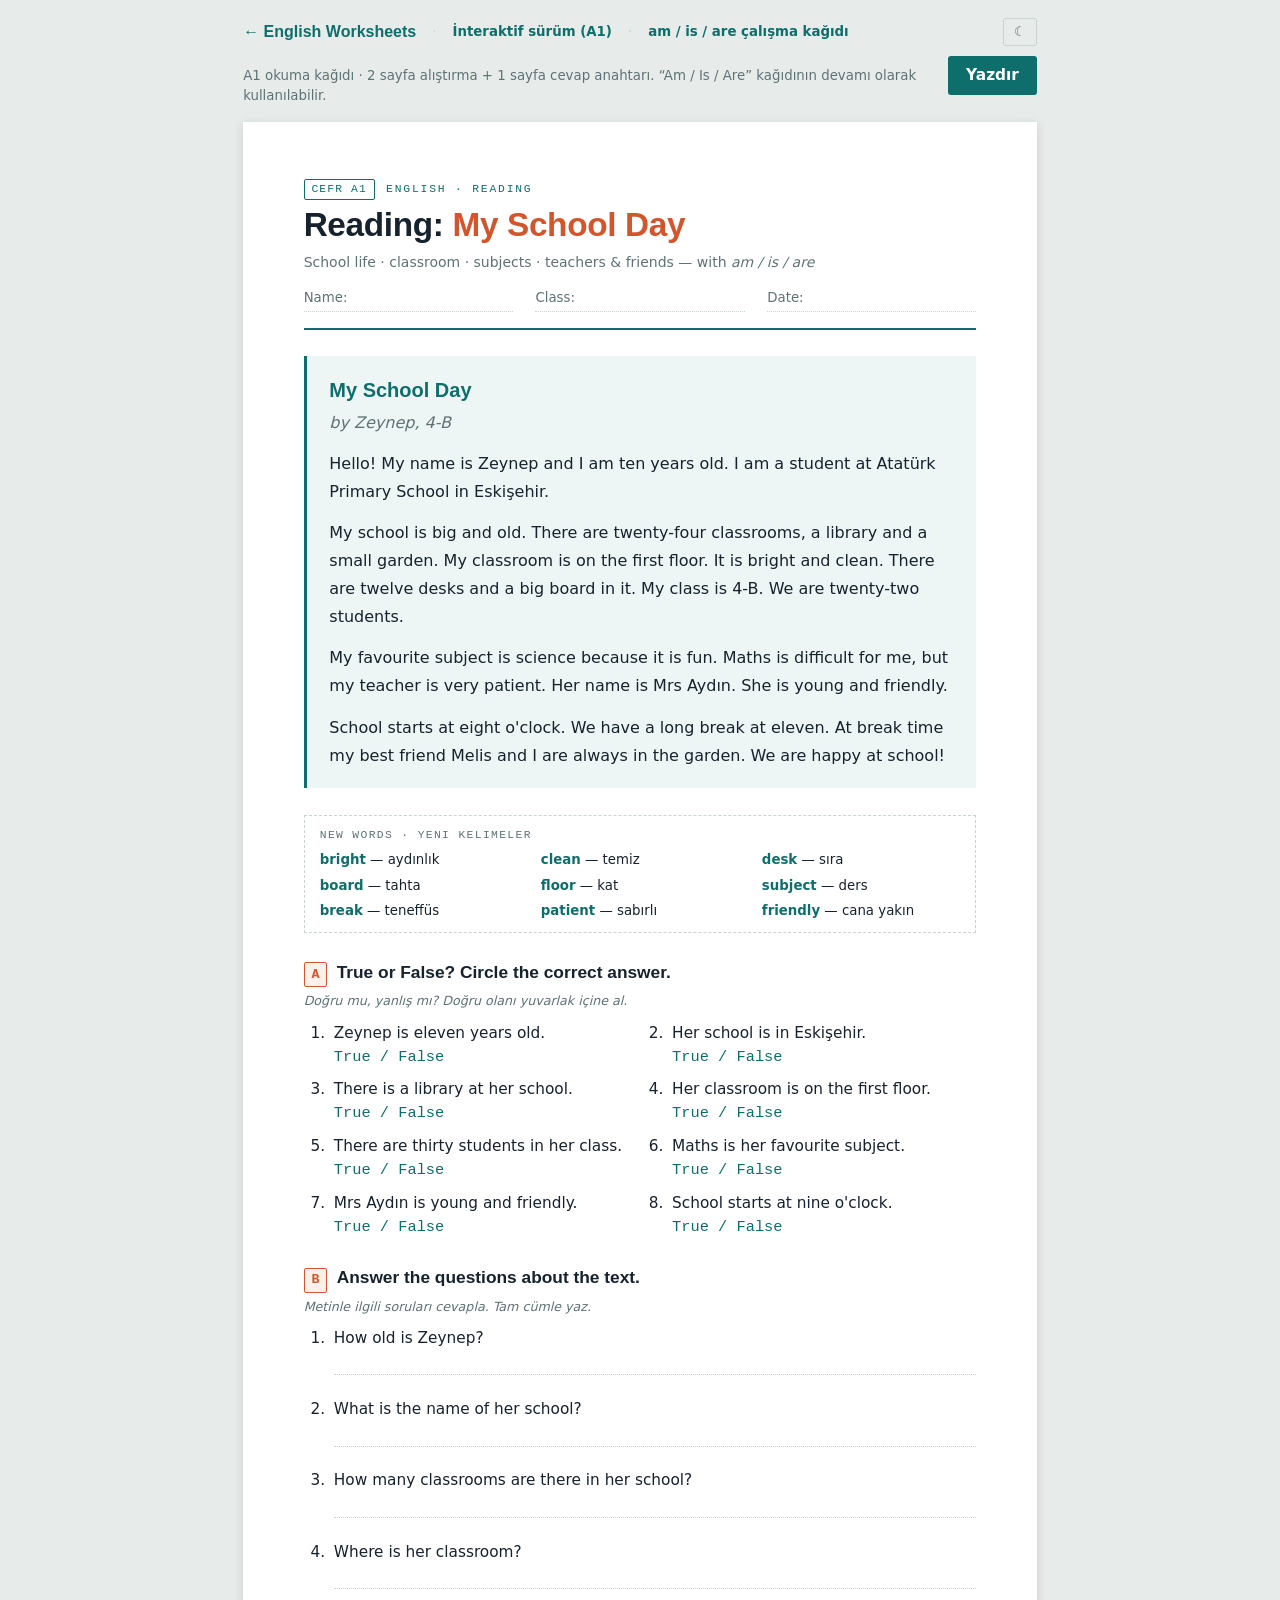
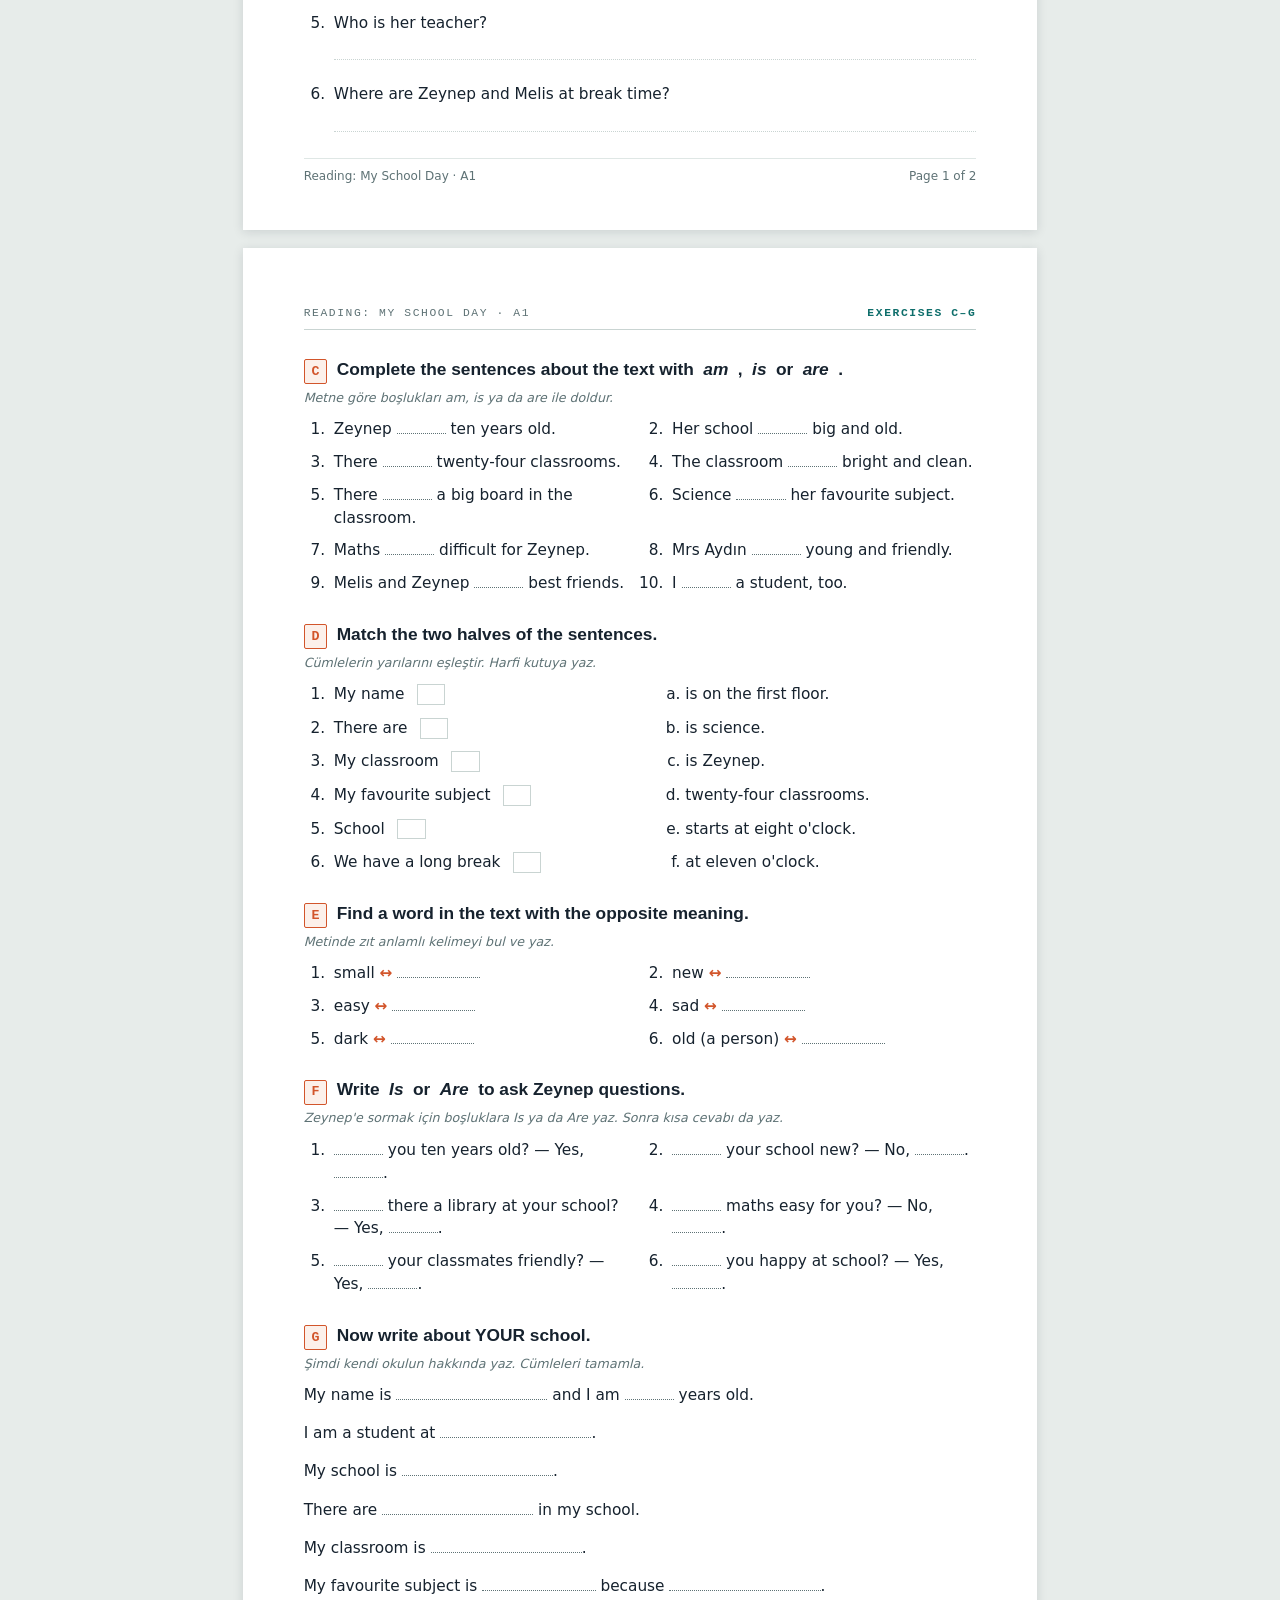
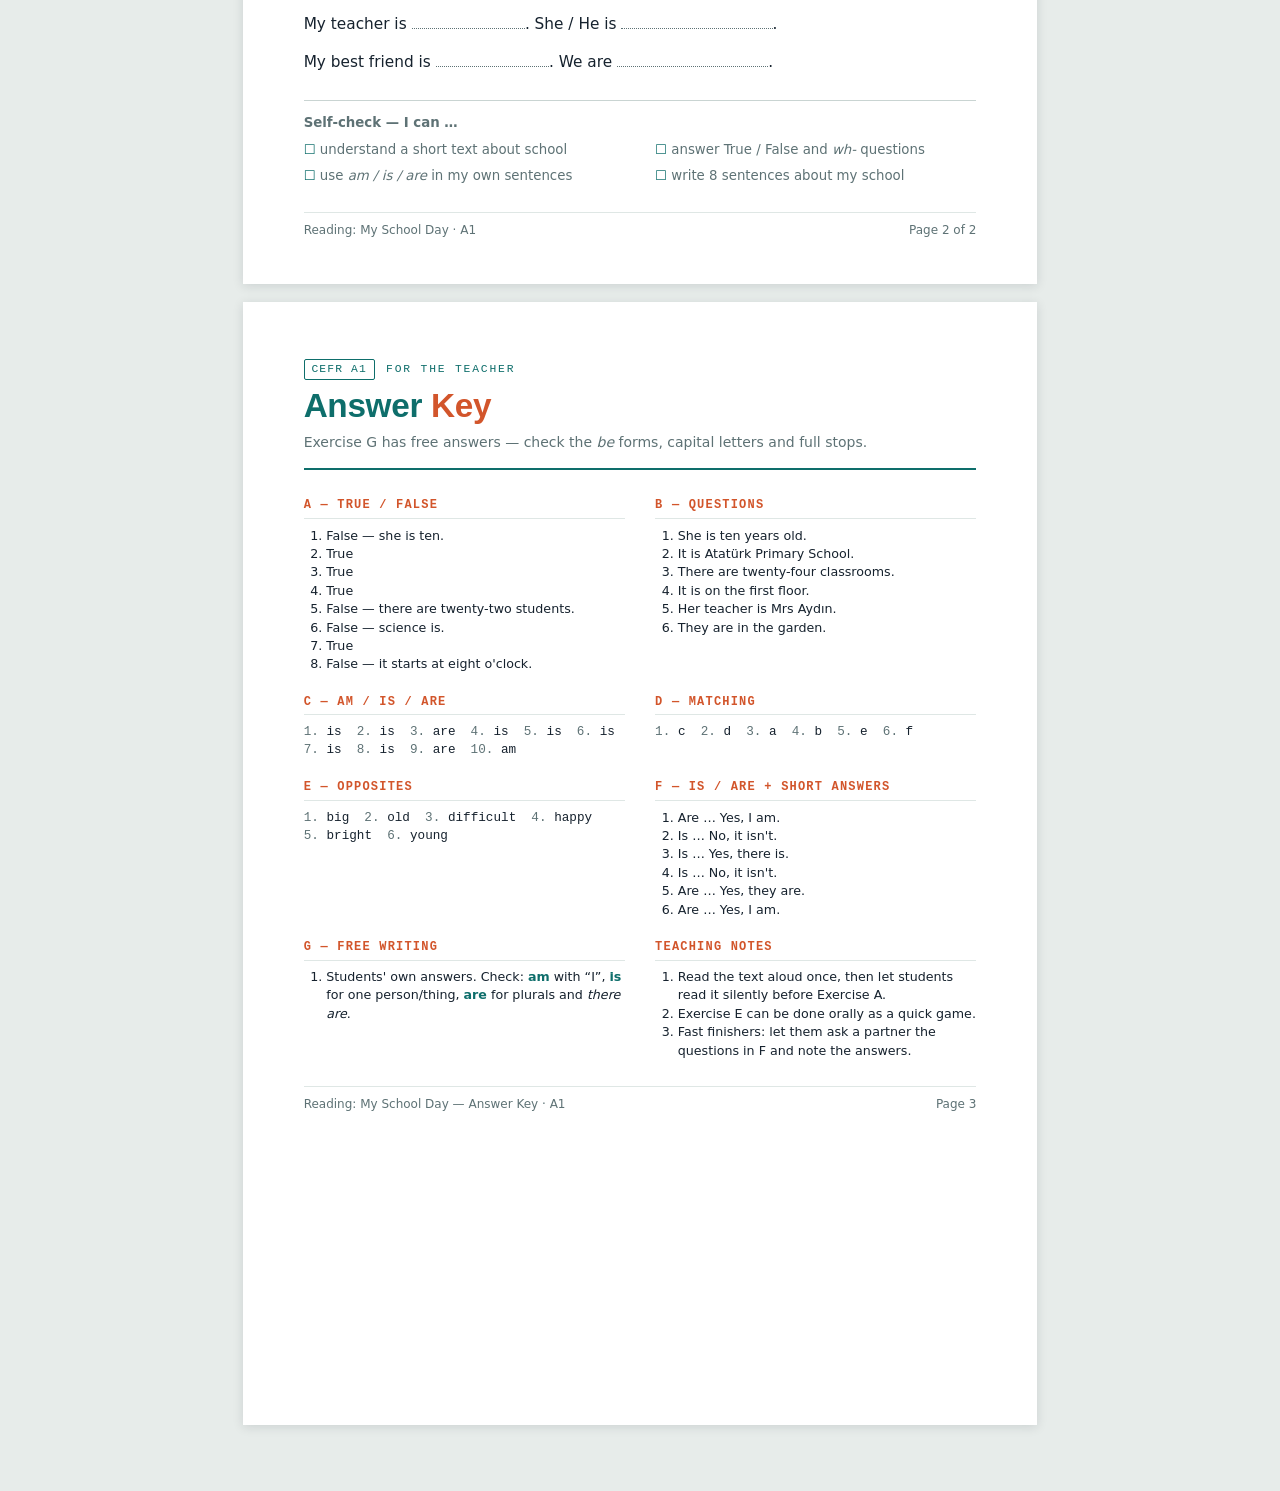
<file: reading-school-life-a1.html>
<!doctype html>
<html lang="en">
<head>
<meta charset="utf-8">
<meta name="viewport" content="width=device-width, initial-scale=1">
<title>Reading: My School Day (Level A1) · English Worksheets</title>
<style>
  :root {
    --paper: #ffffff;
    --ground: #e7ecea;
    --ink: #16222e;
    --ink-soft: #5e7275;
    --rule: #c9d4d2;
    --rule-soft: #dfe7e5;
    --teal: #0e6e6b;
    --teal-tint: #eef6f5;
    --orange: #d2552b;
    --orange-tint: #fcf0ea;
    --shadow: 0 2px 10px rgba(22, 34, 46, .13);
  }
  @media (prefers-color-scheme: dark) {
    :root {
      --paper: #151c21;
      --ground: #0d1215;
      --ink: #e6edea;
      --ink-soft: #9aaeb0;
      --rule: #38474b;
      --rule-soft: #263137;
      --teal: #5ac8bd;
      --teal-tint: #19282a;
      --orange: #f0906a;
      --orange-tint: #2a1f1a;
      --shadow: 0 2px 10px rgba(0, 0, 0, .5);
    }
  }
  :root[data-theme="dark"] {
    --paper: #151c21;
    --ground: #0d1215;
    --ink: #e6edea;
    --ink-soft: #9aaeb0;
    --rule: #38474b;
    --rule-soft: #263137;
    --teal: #5ac8bd;
    --teal-tint: #19282a;
    --orange: #f0906a;
    --orange-tint: #2a1f1a;
    --shadow: 0 2px 10px rgba(0, 0, 0, .5);
  }
  :root[data-theme="light"] {
    --paper: #ffffff;
    --ground: #e7ecea;
    --ink: #16222e;
    --ink-soft: #5e7275;
    --rule: #c9d4d2;
    --rule-soft: #dfe7e5;
    --teal: #0e6e6b;
    --teal-tint: #eef6f5;
    --orange: #d2552b;
    --orange-tint: #fcf0ea;
    --shadow: 0 2px 10px rgba(22, 34, 46, .13);
  }

  body {
    background: var(--ground);
    color: var(--ink);
    font-family: "Segoe UI", -apple-system, system-ui, sans-serif;
    font-size: 11.5pt;
    line-height: 1.5;
    margin: 0;
    padding: 18px 12px 48px;
  }

  .toolbar {
    max-width: 210mm;
    margin: 0 auto 16px;
    display: flex;
    flex-wrap: wrap;
    align-items: baseline;
    gap: 10px 16px;
  }
  .toolbar p { margin: 0; color: var(--ink-soft); font-size: 10pt; flex: 1 1 240px; }
  .print-btn {
    font: inherit;
    font-weight: 600;
    color: #fff;
    background: var(--teal);
    border: 0;
    border-radius: 3px;
    padding: 8px 18px;
    cursor: pointer;
  }
  .print-btn:hover { filter: brightness(1.1); }
  .print-btn:focus-visible { outline: 3px solid var(--orange); outline-offset: 2px; }

  .page {
    background: var(--paper);
    box-shadow: var(--shadow);
    width: 210mm;
    min-height: 297mm;
    box-sizing: border-box;
    padding: 15mm 16mm 12mm;
    margin: 0 auto 18px;
    display: flex;
    flex-direction: column;
    gap: 7mm;
  }

  .masthead { border-bottom: 2.5px solid var(--teal); padding-bottom: 4mm; }
  .eyebrow {
    font-family: Consolas, "Courier New", monospace;
    font-size: 8.5pt;
    letter-spacing: .16em;
    text-transform: uppercase;
    color: var(--teal);
    margin: 0 0 2mm;
    display: flex;
    gap: 3mm;
    align-items: center;
  }
  .level { border: 1.2px solid var(--teal); border-radius: 2px; padding: .3mm 1.8mm; letter-spacing: .1em; }
  h1 {
    font-family: "Trebuchet MS", "Segoe UI", sans-serif;
    font-size: 25pt;
    line-height: 1.1;
    font-weight: 700;
    letter-spacing: -.01em;
    text-wrap: balance;
    margin: 0;
  }
  h1 em { font-style: normal; color: var(--orange); }
  .sub { margin: 2mm 0 0; color: var(--ink-soft); font-size: 10.5pt; }
  .idline { display: flex; gap: 6mm; margin-top: 4mm; font-size: 10pt; color: var(--ink-soft); }
  .idline span { flex: 1; border-bottom: 1px dotted var(--rule); padding-bottom: 1mm; }

  .runhead {
    display: flex;
    justify-content: space-between;
    align-items: baseline;
    border-bottom: 1px solid var(--rule);
    padding-bottom: 2mm;
    font-family: Consolas, "Courier New", monospace;
    font-size: 8.5pt;
    letter-spacing: .14em;
    text-transform: uppercase;
    color: var(--ink-soft);
  }
  .runhead b { color: var(--teal); letter-spacing: .14em; }

  /* ---------- reading text ---------- */
  .text {
    border-left: 3px solid var(--teal);
    background: var(--teal-tint);
    padding: 5mm 6mm;
  }
  .text h2 {
    font-family: "Trebuchet MS", "Segoe UI", sans-serif;
    font-size: 15pt;
    margin: 0 0 1mm;
    color: var(--teal);
  }
  .byline {
    font-size: 9.5pt;
    color: var(--ink-soft);
    font-style: italic;
    margin: 0 0 4mm;
  }
  .text p {
    margin: 0 0 3.5mm;
    line-height: 1.75;
    font-size: 12pt;
  }
  .text p:last-child { margin-bottom: 0; }
  .text b { font-weight: 600; }

  .glossary {
    border: 1.5px dashed var(--rule);
    padding: 3mm 4mm;
    display: grid;
    grid-template-columns: repeat(3, 1fr);
    gap: 1.5mm 6mm;
    font-size: 10pt;
  }
  .glossary .gl-head {
    grid-column: 1 / -1;
    font-family: Consolas, "Courier New", monospace;
    font-size: 8.5pt;
    letter-spacing: .12em;
    text-transform: uppercase;
    color: var(--ink-soft);
  }
  .glossary b { color: var(--teal); font-weight: 600; }

  /* ---------- exercises ---------- */
  .ex { display: flow-root; }
  .ex h2 {
    font-family: "Trebuchet MS", "Segoe UI", sans-serif;
    font-size: 13pt;
    font-weight: 700;
    margin: 0 0 1mm;
    display: flex;
    align-items: baseline;
    gap: 2.5mm;
  }
  .tag {
    font-family: Consolas, "Courier New", monospace;
    font-size: 10pt;
    font-weight: 700;
    color: var(--orange);
    background: var(--orange-tint);
    border: 1.2px solid var(--orange);
    border-radius: 2px;
    padding: .4mm 1.8mm;
    flex: none;
  }
  .tr {
    display: block;
    font-size: 9.5pt;
    font-style: italic;
    color: var(--ink-soft);
    margin: 0 0 3mm;
  }

  ol.items { margin: 0; padding-left: 7mm; display: grid; gap: 2.6mm 8mm; }
  ol.items.two { grid-template-columns: 1fr 1fr; }
  ol.items.roomy { gap: 6mm 8mm; }
  ol.items li { padding-left: 1mm; }

  .blank { display: inline-block; min-width: 22mm; border-bottom: 1px dotted var(--ink-soft); }
  .blank.sm { min-width: 13mm; }
  .blank.md { min-width: 30mm; }
  .blank.lg { min-width: 40mm; }
  .line { display: block; border-bottom: 1px dotted var(--rule); height: 6.5mm; }
  .pick { font-family: Consolas, "Courier New", monospace; color: var(--teal); white-space: nowrap; }
  .arrow { color: var(--orange); font-weight: 700; }

  /* matching */
  .match { display: grid; grid-template-columns: 1fr 1fr; gap: 0 10mm; }
  .match ol { margin: 0; padding-left: 7mm; display: grid; gap: 2.8mm; }
  .match ol.letters { list-style: lower-alpha; }
  .match .box {
    display: inline-block;
    width: 7mm;
    height: 5mm;
    border: 1px solid var(--rule);
    vertical-align: middle;
    margin-left: 2mm;
  }

  .starters { display: grid; gap: 4mm; }
  .starters p { margin: 0; }

  .selfcheck { margin-top: auto; border-top: 1px solid var(--rule); padding-top: 3mm; font-size: 10pt; color: var(--ink-soft); }
  .selfcheck ul { list-style: none; margin: 2mm 0 0; padding: 0; display: grid; grid-template-columns: 1fr 1fr; gap: 1.5mm 8mm; }
  .selfcheck li::before { content: "☐  "; color: var(--teal); }

  /* answer key */
  .key h1 { color: var(--teal); }
  .keygrid { display: grid; grid-template-columns: 1fr 1fr; gap: 5mm 8mm; }
  .keyblock h3 {
    font-family: Consolas, "Courier New", monospace;
    font-size: 9pt;
    letter-spacing: .1em;
    text-transform: uppercase;
    color: var(--orange);
    border-bottom: 1px solid var(--rule-soft);
    padding-bottom: 1mm;
    margin: 0 0 2mm;
  }
  .keyblock ol {
    margin: 0;
    padding-left: 6mm;
    font-size: 9.5pt;
    line-height: 1.45;
    font-variant-numeric: tabular-nums;
  }
  .keyblock ol.inline { padding-left: 0; list-style: none; display: flex; flex-wrap: wrap; gap: 0 4mm; }
  .keyblock ol.inline li { font-family: Consolas, "Courier New", monospace; counter-increment: list-item; }
  .keyblock ol.inline li::before { content: counter(list-item) ". "; color: var(--ink-soft); }
  .keyblock b { color: var(--teal); }

  .footer {
    font-size: 9pt;
    color: var(--ink-soft);
    border-top: 1px solid var(--rule-soft);
    padding-top: 2mm;
    display: flex;
    justify-content: space-between;
  }

  @media (max-width: 230mm) {
    .page { width: 100%; min-height: 0; padding: 7mm 6mm; }
    ol.items.two, .keygrid, .selfcheck ul, .match { grid-template-columns: 1fr; }
    .glossary { grid-template-columns: 1fr 1fr; }
  }

  /* ---------- site bar (screen only) ---------- */
  .ws-bar {
    max-width: 210mm;
    margin: 0 auto 10px;
    display: flex;
    flex-wrap: wrap;
    align-items: center;
    gap: 6px 16px;
    font-size: 10pt;
    color: var(--ink-soft);
  }
  .ws-bar a { color: var(--teal); font-weight: 600; text-decoration: none; }
  .ws-bar a:hover { text-decoration: underline; }
  .ws-bar .home { font-family: "Trebuchet MS", "Segoe UI", sans-serif; font-size: 12pt; }
  .ws-bar .sep { color: var(--rule); }
  .ws-bar .grow { flex: 1 1 auto; }
  .theme-btn {
    font: inherit;
    color: var(--ink-soft);
    background: transparent;
    border: 1.2px solid var(--rule);
    border-radius: 3px;
    padding: 3px 10px;
    cursor: pointer;
  }
  .theme-btn:hover { color: var(--teal); border-color: var(--teal); }
  .theme-btn:focus-visible { outline: 3px solid var(--orange); outline-offset: 2px; }

  @media print {
    @page { size: A4; margin: 12mm 13mm; }
    :root,
    :root[data-theme="dark"],
    :root[data-theme="light"] {
      --paper: #ffffff; --ground: #ffffff; --ink: #16222e; --ink-soft: #5e7275;
      --rule: #c9d4d2; --rule-soft: #dfe7e5; --teal: #0e6e6b; --teal-tint: #eef6f5;
      --orange: #d2552b; --orange-tint: #fcf0ea; --shadow: none;
    }
    body { background: #fff; padding: 0; font-size: 11pt; -webkit-print-color-adjust: exact; print-color-adjust: exact; }
    .toolbar, .ws-bar { display: none; }
    .page { width: auto; min-height: 0; box-shadow: none; margin: 0; padding: 0; break-after: page; }
    .page:last-child { break-after: auto; }
    .ex, .text, .glossary { break-inside: avoid; }
  }
</style>
</head>
<body>

<div class="ws-bar">
  <a class="home" href="index.html">← English Worksheets</a>
  <span class="sep">·</span>
  <a href="units/reading-school-life-a1.html">İnteraktif sürüm (A1)</a>
  <span class="sep">·</span>
  <a href="am-is-are-worksheet.html">am / is / are çalışma kağıdı</a>
  <span class="grow"></span>
  <button class="theme-btn" type="button" title="Açık / koyu tema" aria-label="Temayı değiştir">☾</button>
</div>

<div class="toolbar">
  <p>A1 okuma kağıdı · 2 sayfa alıştırma + 1 sayfa cevap anahtarı. “Am / Is / Are” kağıdının devamı olarak kullanılabilir.</p>
  <button class="print-btn" onclick="window.print()">Yazdır</button>
</div>

<!-- ============ PAGE 1 ============ -->
<section class="page">
  <header class="masthead">
    <p class="eyebrow"><span class="level">CEFR A1</span><span>English · Reading</span></p>
    <h1>Reading: <em>My School Day</em></h1>
    <p class="sub">School life · classroom · subjects · teachers &amp; friends — with <i>am / is / are</i></p>
    <div class="idline"><span>Name:</span><span>Class:</span><span>Date:</span></div>
  </header>

  <article class="text">
    <h2>My School Day</h2>
    <p class="byline">by Zeynep, 4-B</p>
    <p>Hello! My name is Zeynep and I am ten years old. I am a student at Atatürk Primary School in Eskişehir.</p>
    <p>My school is big and old. There are twenty-four classrooms, a library and a small garden. My classroom is on the first floor. It is bright and clean. There are twelve desks and a big board in it. My class is 4-B. We are twenty-two students.</p>
    <p>My favourite subject is science because it is fun. Maths is difficult for me, but my teacher is very patient. Her name is Mrs Aydın. She is young and friendly.</p>
    <p>School starts at eight o'clock. We have a long break at eleven. At break time my best friend Melis and I are always in the garden. We are happy at school!</p>
  </article>

  <div class="glossary">
    <span class="gl-head">new words · yeni kelimeler</span>
    <span><b>bright</b> — aydınlık</span>
    <span><b>clean</b> — temiz</span>
    <span><b>desk</b> — sıra</span>
    <span><b>board</b> — tahta</span>
    <span><b>floor</b> — kat</span>
    <span><b>subject</b> — ders</span>
    <span><b>break</b> — teneffüs</span>
    <span><b>patient</b> — sabırlı</span>
    <span><b>friendly</b> — cana yakın</span>
  </div>

  <div class="ex">
    <h2><span class="tag">A</span> True or False? Circle the correct answer.</h2>
    <span class="tr">Doğru mu, yanlış mı? Doğru olanı yuvarlak içine al.</span>
    <ol class="items two">
      <li>Zeynep is eleven years old. <span class="pick">True / False</span></li>
      <li>Her school is in Eskişehir. <span class="pick">True / False</span></li>
      <li>There is a library at her school. <span class="pick">True / False</span></li>
      <li>Her classroom is on the first floor. <span class="pick">True / False</span></li>
      <li>There are thirty students in her class. <span class="pick">True / False</span></li>
      <li>Maths is her favourite subject. <span class="pick">True / False</span></li>
      <li>Mrs Aydın is young and friendly. <span class="pick">True / False</span></li>
      <li>School starts at nine o'clock. <span class="pick">True / False</span></li>
    </ol>
  </div>

  <div class="ex">
    <h2><span class="tag">B</span> Answer the questions about the text.</h2>
    <span class="tr">Metinle ilgili soruları cevapla. Tam cümle yaz.</span>
    <ol class="items roomy">
      <li>How old is Zeynep? <span class="line"></span></li>
      <li>What is the name of her school? <span class="line"></span></li>
      <li>How many classrooms are there in her school? <span class="line"></span></li>
      <li>Where is her classroom? <span class="line"></span></li>
      <li>Who is her teacher? <span class="line"></span></li>
      <li>Where are Zeynep and Melis at break time? <span class="line"></span></li>
    </ol>
  </div>

  <div class="footer"><span>Reading: My School Day · A1</span><span>Page 1 of 2</span></div>
</section>

<!-- ============ PAGE 2 ============ -->
<section class="page">
  <div class="runhead"><span>Reading: My School Day · A1</span><b>Exercises C–G</b></div>

  <div class="ex">
    <h2><span class="tag">C</span> Complete the sentences about the text with <i>am</i>, <i>is</i> or <i>are</i>.</h2>
    <span class="tr">Metne göre boşlukları am, is ya da are ile doldur.</span>
    <ol class="items two">
      <li>Zeynep <span class="blank sm"></span> ten years old.</li>
      <li>Her school <span class="blank sm"></span> big and old.</li>
      <li>There <span class="blank sm"></span> twenty-four classrooms.</li>
      <li>The classroom <span class="blank sm"></span> bright and clean.</li>
      <li>There <span class="blank sm"></span> a big board in the classroom.</li>
      <li>Science <span class="blank sm"></span> her favourite subject.</li>
      <li>Maths <span class="blank sm"></span> difficult for Zeynep.</li>
      <li>Mrs Aydın <span class="blank sm"></span> young and friendly.</li>
      <li>Melis and Zeynep <span class="blank sm"></span> best friends.</li>
      <li>I <span class="blank sm"></span> a student, too.</li>
    </ol>
  </div>

  <div class="ex">
    <h2><span class="tag">D</span> Match the two halves of the sentences.</h2>
    <span class="tr">Cümlelerin yarılarını eşleştir. Harfi kutuya yaz.</span>
    <div class="match">
      <ol class="items">
        <li>My name <span class="box"></span></li>
        <li>There are <span class="box"></span></li>
        <li>My classroom <span class="box"></span></li>
        <li>My favourite subject <span class="box"></span></li>
        <li>School <span class="box"></span></li>
        <li>We have a long break <span class="box"></span></li>
      </ol>
      <ol class="letters">
        <li>is on the first floor.</li>
        <li>is science.</li>
        <li>is Zeynep.</li>
        <li>twenty-four classrooms.</li>
        <li>starts at eight o'clock.</li>
        <li>at eleven o'clock.</li>
      </ol>
    </div>
  </div>

  <div class="ex">
    <h2><span class="tag">E</span> Find a word in the text with the opposite meaning.</h2>
    <span class="tr">Metinde zıt anlamlı kelimeyi bul ve yaz.</span>
    <ol class="items two">
      <li>small <span class="arrow">↔</span> <span class="blank"></span></li>
      <li>new <span class="arrow">↔</span> <span class="blank"></span></li>
      <li>easy <span class="arrow">↔</span> <span class="blank"></span></li>
      <li>sad <span class="arrow">↔</span> <span class="blank"></span></li>
      <li>dark <span class="arrow">↔</span> <span class="blank"></span></li>
      <li>old (a person) <span class="arrow">↔</span> <span class="blank"></span></li>
    </ol>
  </div>

  <div class="ex">
    <h2><span class="tag">F</span> Write <i>Is</i> or <i>Are</i> to ask Zeynep questions.</h2>
    <span class="tr">Zeynep'e sormak için boşluklara Is ya da Are yaz. Sonra kısa cevabı da yaz.</span>
    <ol class="items two">
      <li><span class="blank sm"></span> you ten years old? — Yes, <span class="blank sm"></span>.</li>
      <li><span class="blank sm"></span> your school new? — No, <span class="blank sm"></span>.</li>
      <li><span class="blank sm"></span> there a library at your school? — Yes, <span class="blank sm"></span>.</li>
      <li><span class="blank sm"></span> maths easy for you? — No, <span class="blank sm"></span>.</li>
      <li><span class="blank sm"></span> your classmates friendly? — Yes, <span class="blank sm"></span>.</li>
      <li><span class="blank sm"></span> you happy at school? — Yes, <span class="blank sm"></span>.</li>
    </ol>
  </div>

  <div class="ex">
    <h2><span class="tag">G</span> Now write about YOUR school.</h2>
    <span class="tr">Şimdi kendi okulun hakkında yaz. Cümleleri tamamla.</span>
    <div class="starters">
      <p>My name is <span class="blank lg"></span> and I am <span class="blank sm"></span> years old.</p>
      <p>I am a student at <span class="blank lg"></span>.</p>
      <p>My school is <span class="blank lg"></span>.</p>
      <p>There are <span class="blank lg"></span> in my school.</p>
      <p>My classroom is <span class="blank lg"></span>.</p>
      <p>My favourite subject is <span class="blank md"></span> because <span class="blank lg"></span>.</p>
      <p>My teacher is <span class="blank md"></span>. She / He is <span class="blank lg"></span>.</p>
      <p>My best friend is <span class="blank md"></span>. We are <span class="blank lg"></span>.</p>
    </div>
  </div>

  <div class="selfcheck">
    <b>Self-check — I can …</b>
    <ul>
      <li>understand a short text about school</li>
      <li>answer True / False and <i>wh-</i> questions</li>
      <li>use <i>am / is / are</i> in my own sentences</li>
      <li>write 8 sentences about my school</li>
    </ul>
  </div>

  <div class="footer"><span>Reading: My School Day · A1</span><span>Page 2 of 2</span></div>
</section>

<!-- ============ ANSWER KEY ============ -->
<section class="page key">
  <header class="masthead">
    <p class="eyebrow"><span class="level">CEFR A1</span><span>For the teacher</span></p>
    <h1>Answer <em>Key</em></h1>
    <p class="sub">Exercise G has free answers — check the <i>be</i> forms, capital letters and full stops.</p>
  </header>

  <div class="keygrid">
    <div class="keyblock">
      <h3>A — true / false</h3>
      <ol><li>False — she is ten.</li><li>True</li><li>True</li><li>True</li><li>False — there are twenty-two students.</li><li>False — science is.</li><li>True</li><li>False — it starts at eight o'clock.</li></ol>
    </div>
    <div class="keyblock">
      <h3>B — questions</h3>
      <ol><li>She is ten years old.</li><li>It is Atatürk Primary School.</li><li>There are twenty-four classrooms.</li><li>It is on the first floor.</li><li>Her teacher is Mrs Aydın.</li><li>They are in the garden.</li></ol>
    </div>
    <div class="keyblock">
      <h3>C — am / is / are</h3>
      <ol class="inline"><li>is</li><li>is</li><li>are</li><li>is</li><li>is</li><li>is</li><li>is</li><li>is</li><li>are</li><li>am</li></ol>
    </div>
    <div class="keyblock">
      <h3>D — matching</h3>
      <ol class="inline"><li>c</li><li>d</li><li>a</li><li>b</li><li>e</li><li>f</li></ol>
    </div>
    <div class="keyblock">
      <h3>E — opposites</h3>
      <ol class="inline"><li>big</li><li>old</li><li>difficult</li><li>happy</li><li>bright</li><li>young</li></ol>
    </div>
    <div class="keyblock">
      <h3>F — Is / Are + short answers</h3>
      <ol><li>Are … Yes, I am.</li><li>Is … No, it isn't.</li><li>Is … Yes, there is.</li><li>Is … No, it isn't.</li><li>Are … Yes, they are.</li><li>Are … Yes, I am.</li></ol>
    </div>
    <div class="keyblock">
      <h3>G — free writing</h3>
      <ol><li>Students' own answers. Check: <b>am</b> with “I”, <b>is</b> for one person/thing, <b>are</b> for plurals and <i>there are</i>.</li></ol>
    </div>
    <div class="keyblock">
      <h3>Teaching notes</h3>
      <ol><li>Read the text aloud once, then let students read it silently before Exercise A.</li><li>Exercise E can be done orally as a quick game.</li><li>Fast finishers: let them ask a partner the questions in F and note the answers.</li></ol>
    </div>
  </div>

  <div class="footer"><span>Reading: My School Day — Answer Key · A1</span><span>Page 3</span></div>
</section>

<script src="assets/engine.js"></script>
</body>
</html>
</file>
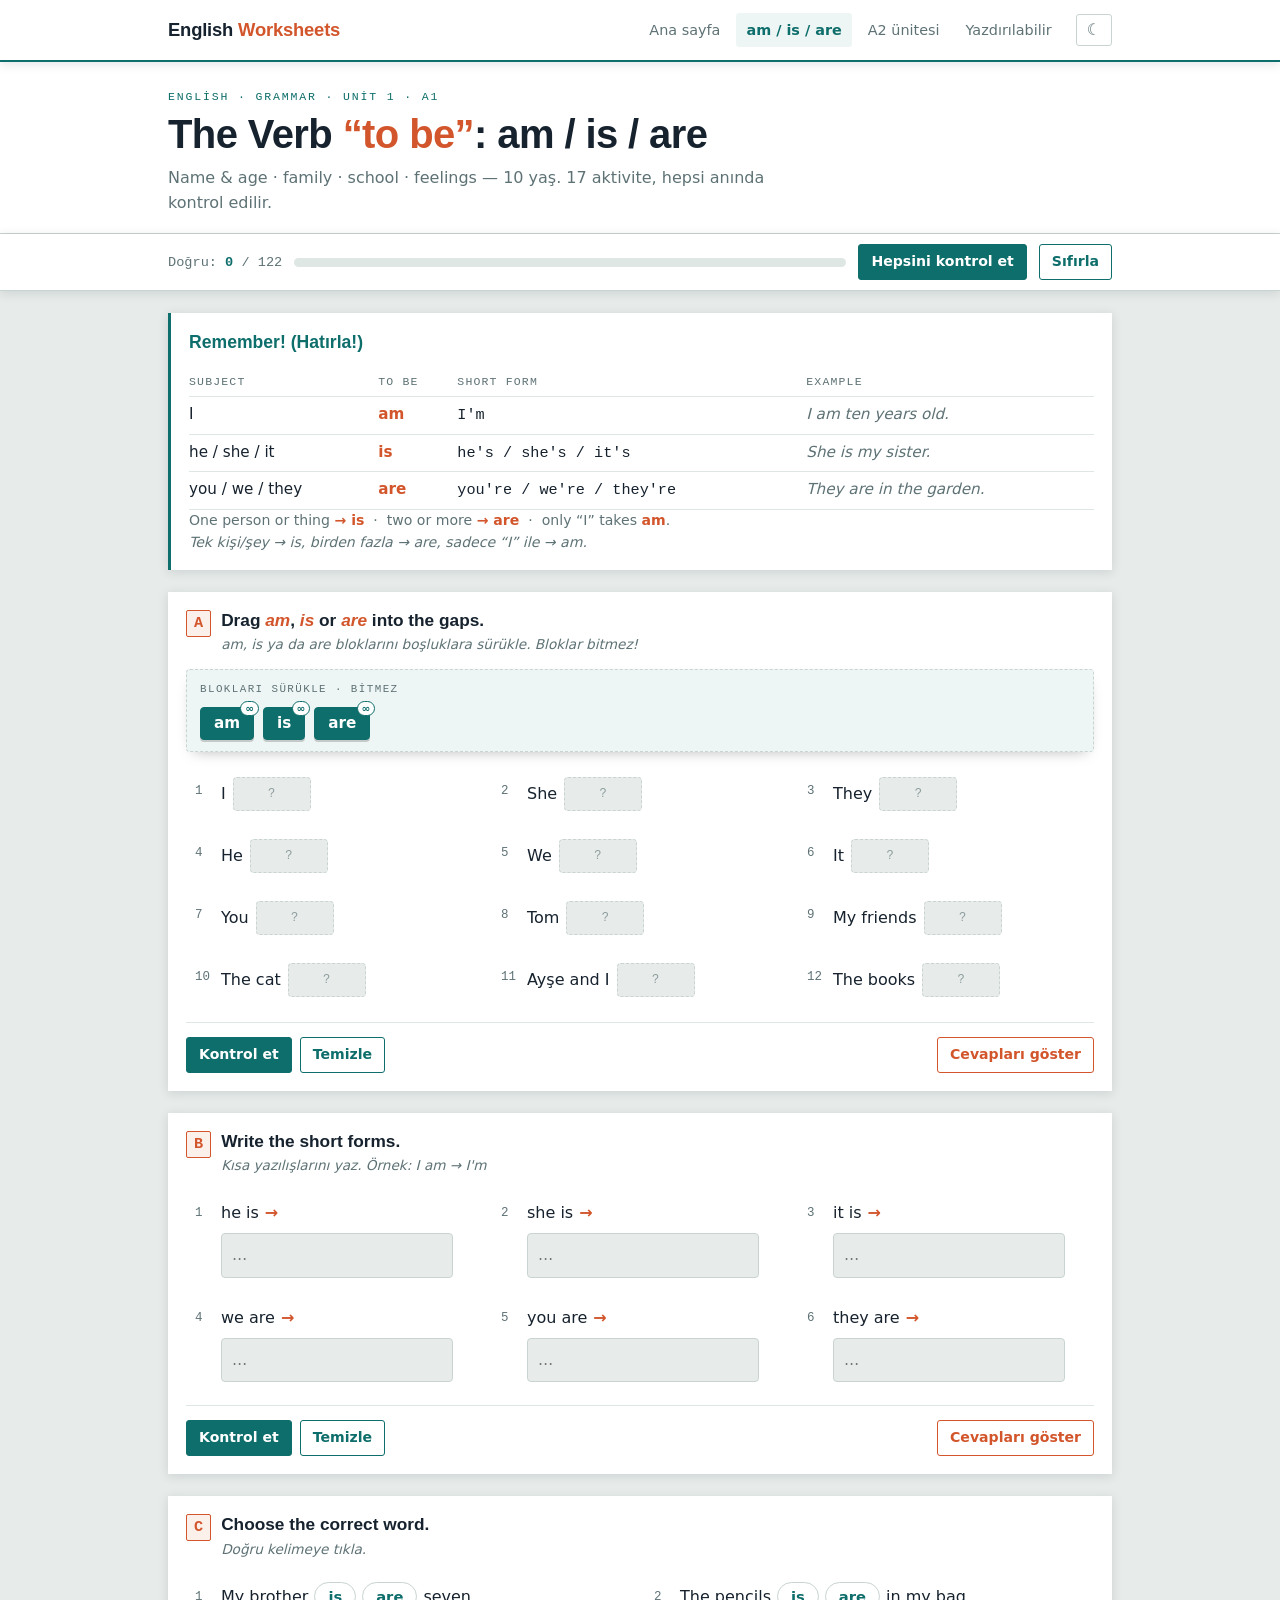
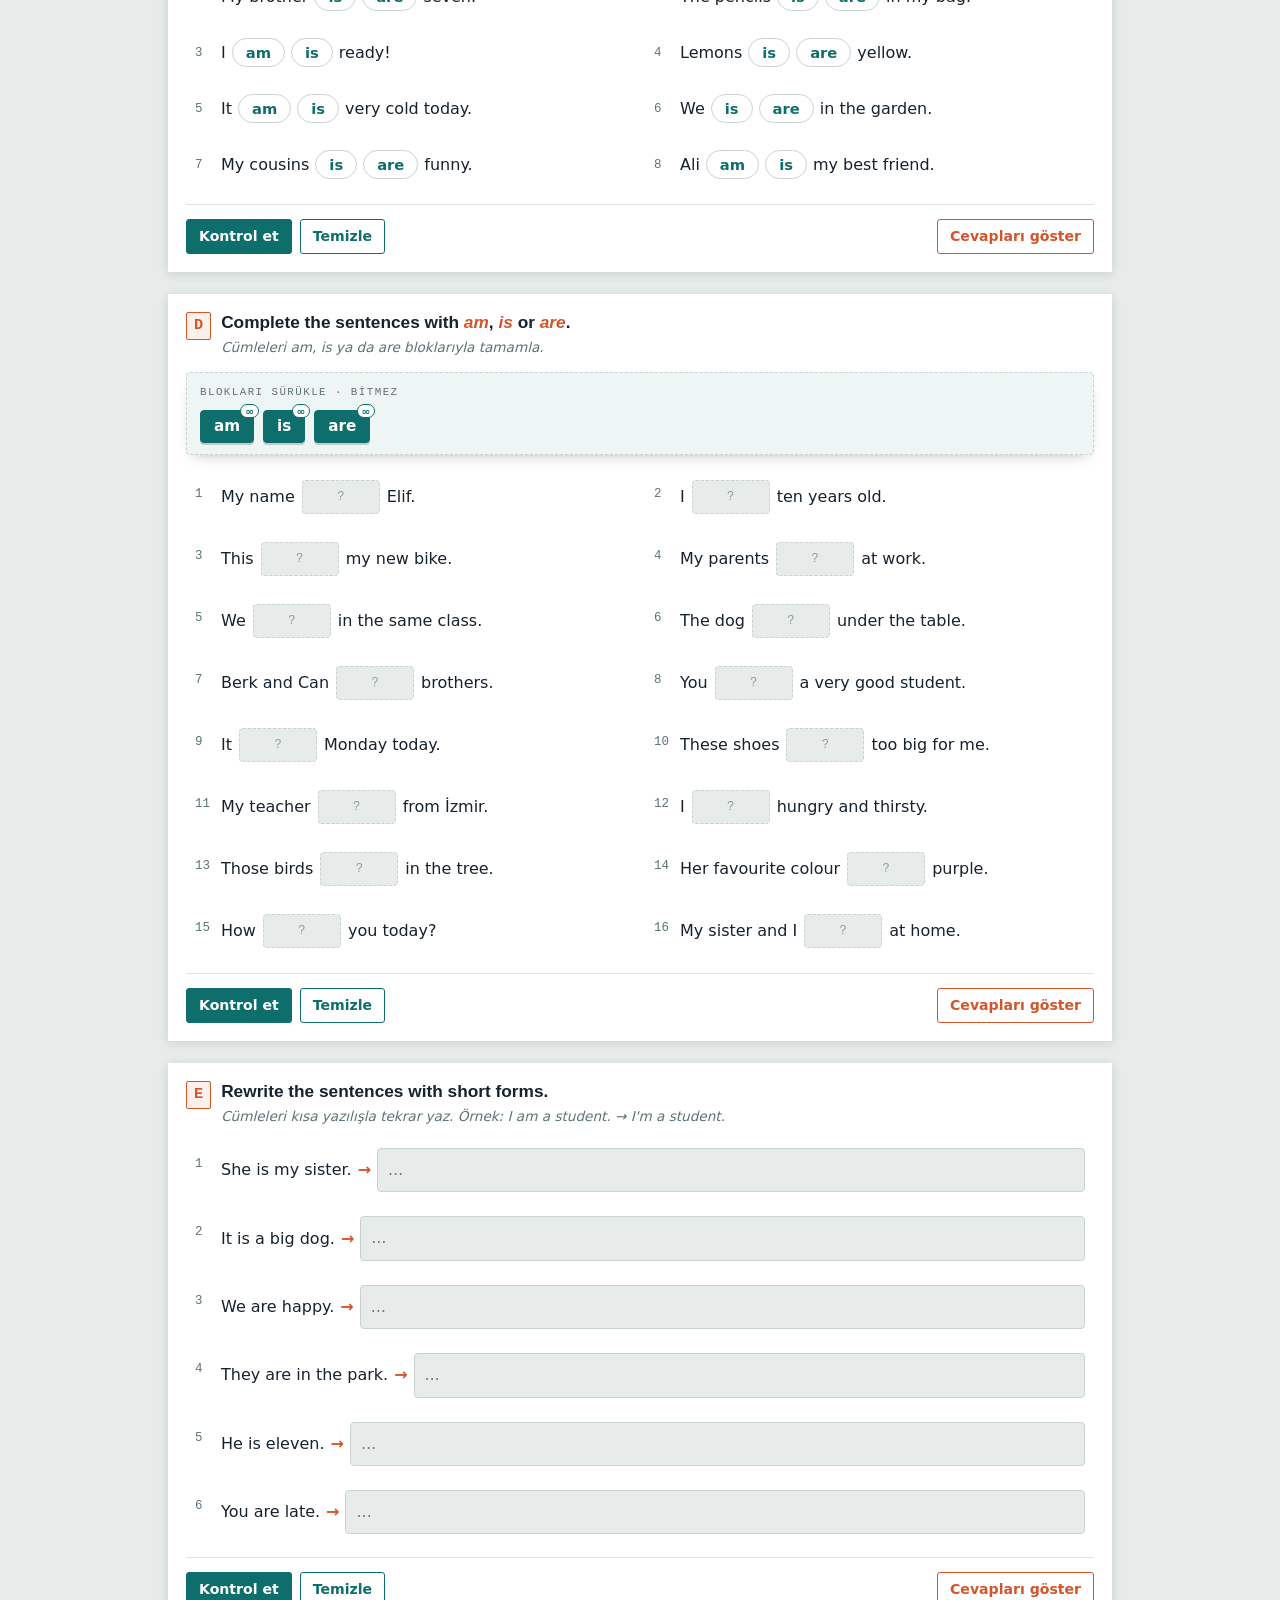
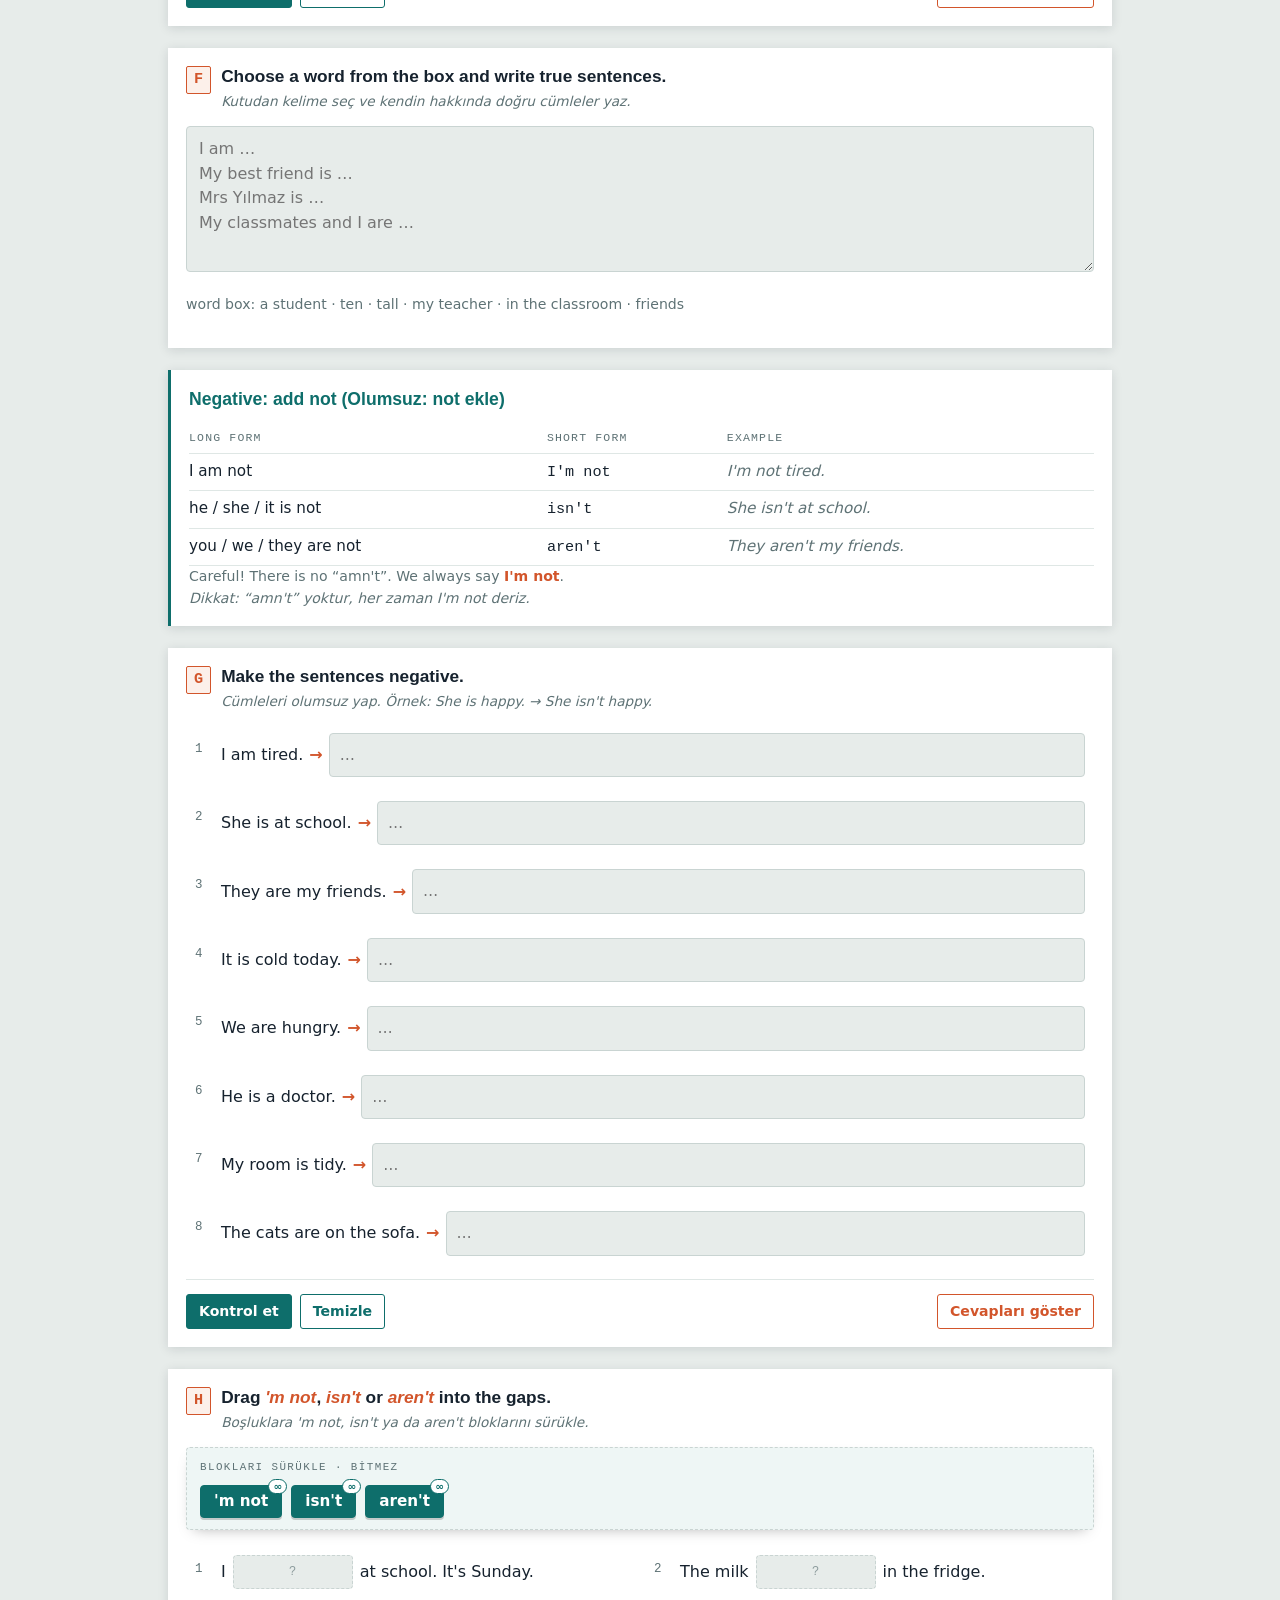
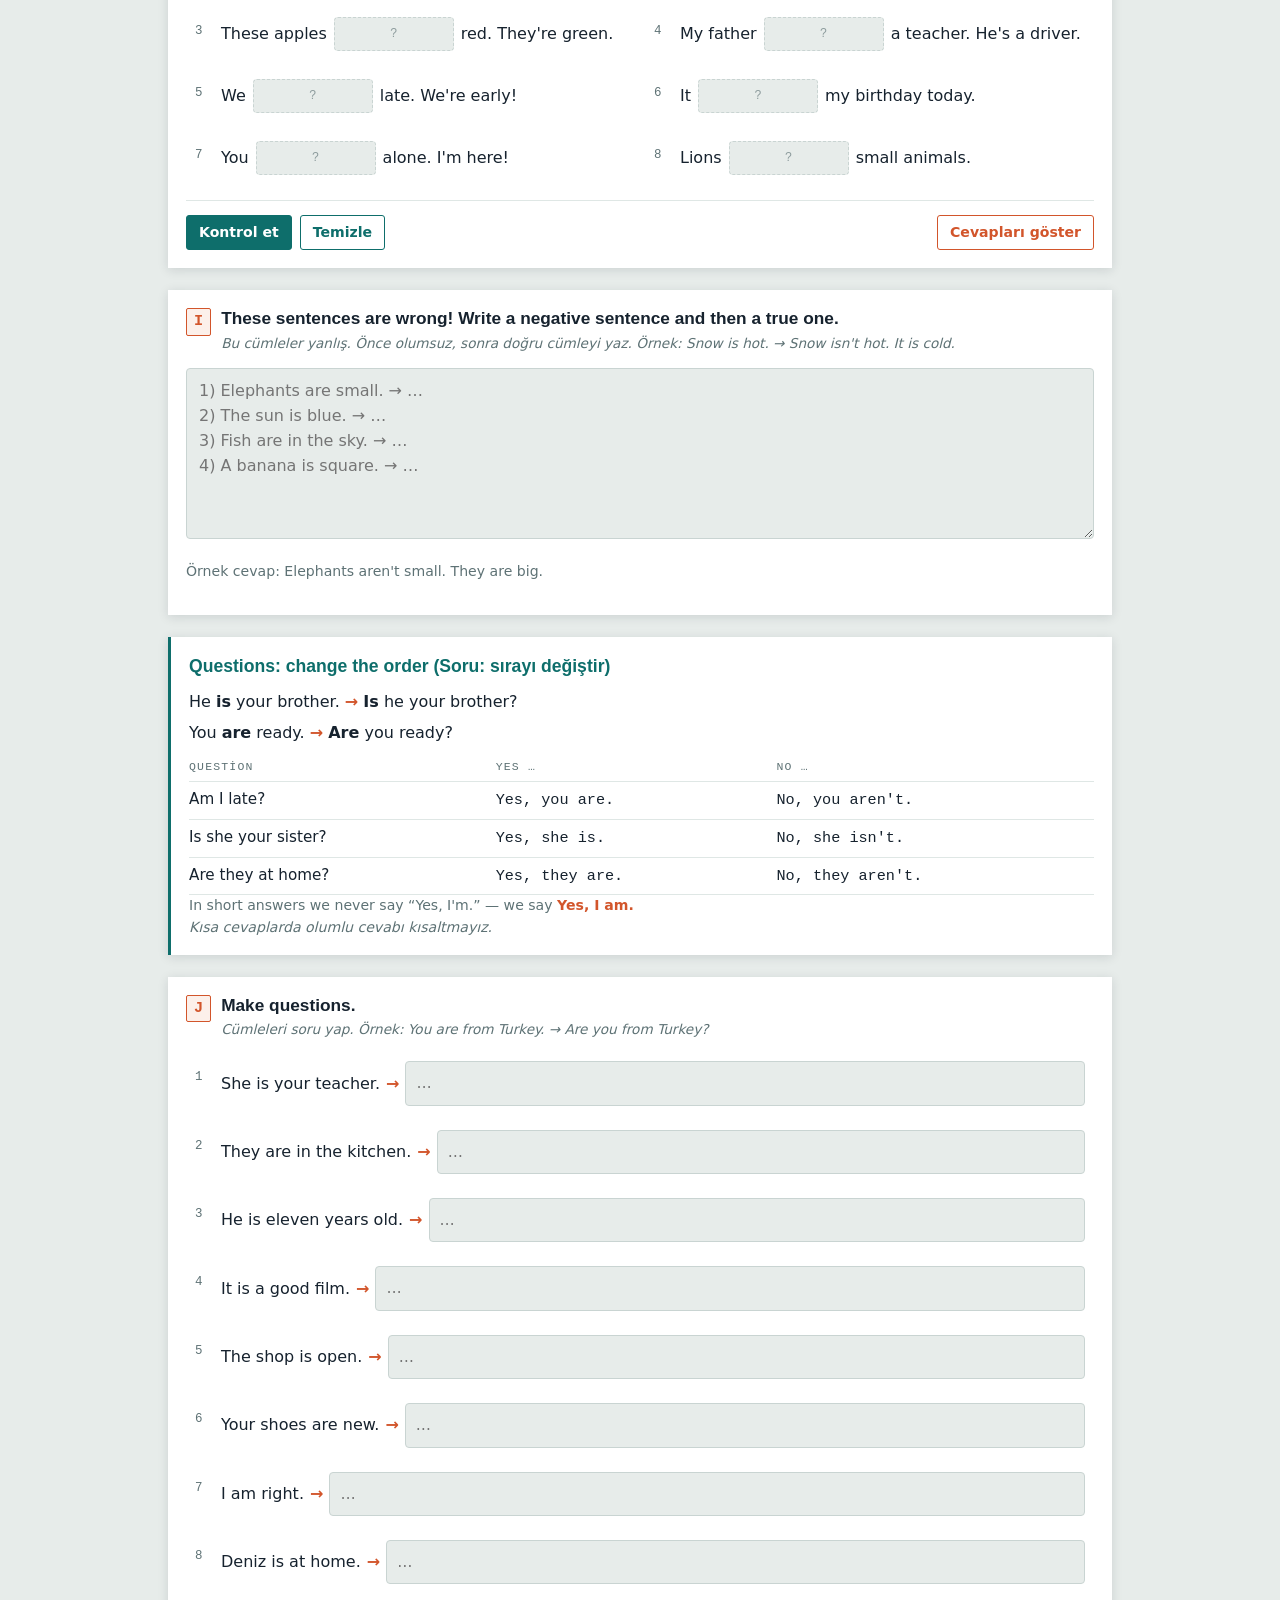
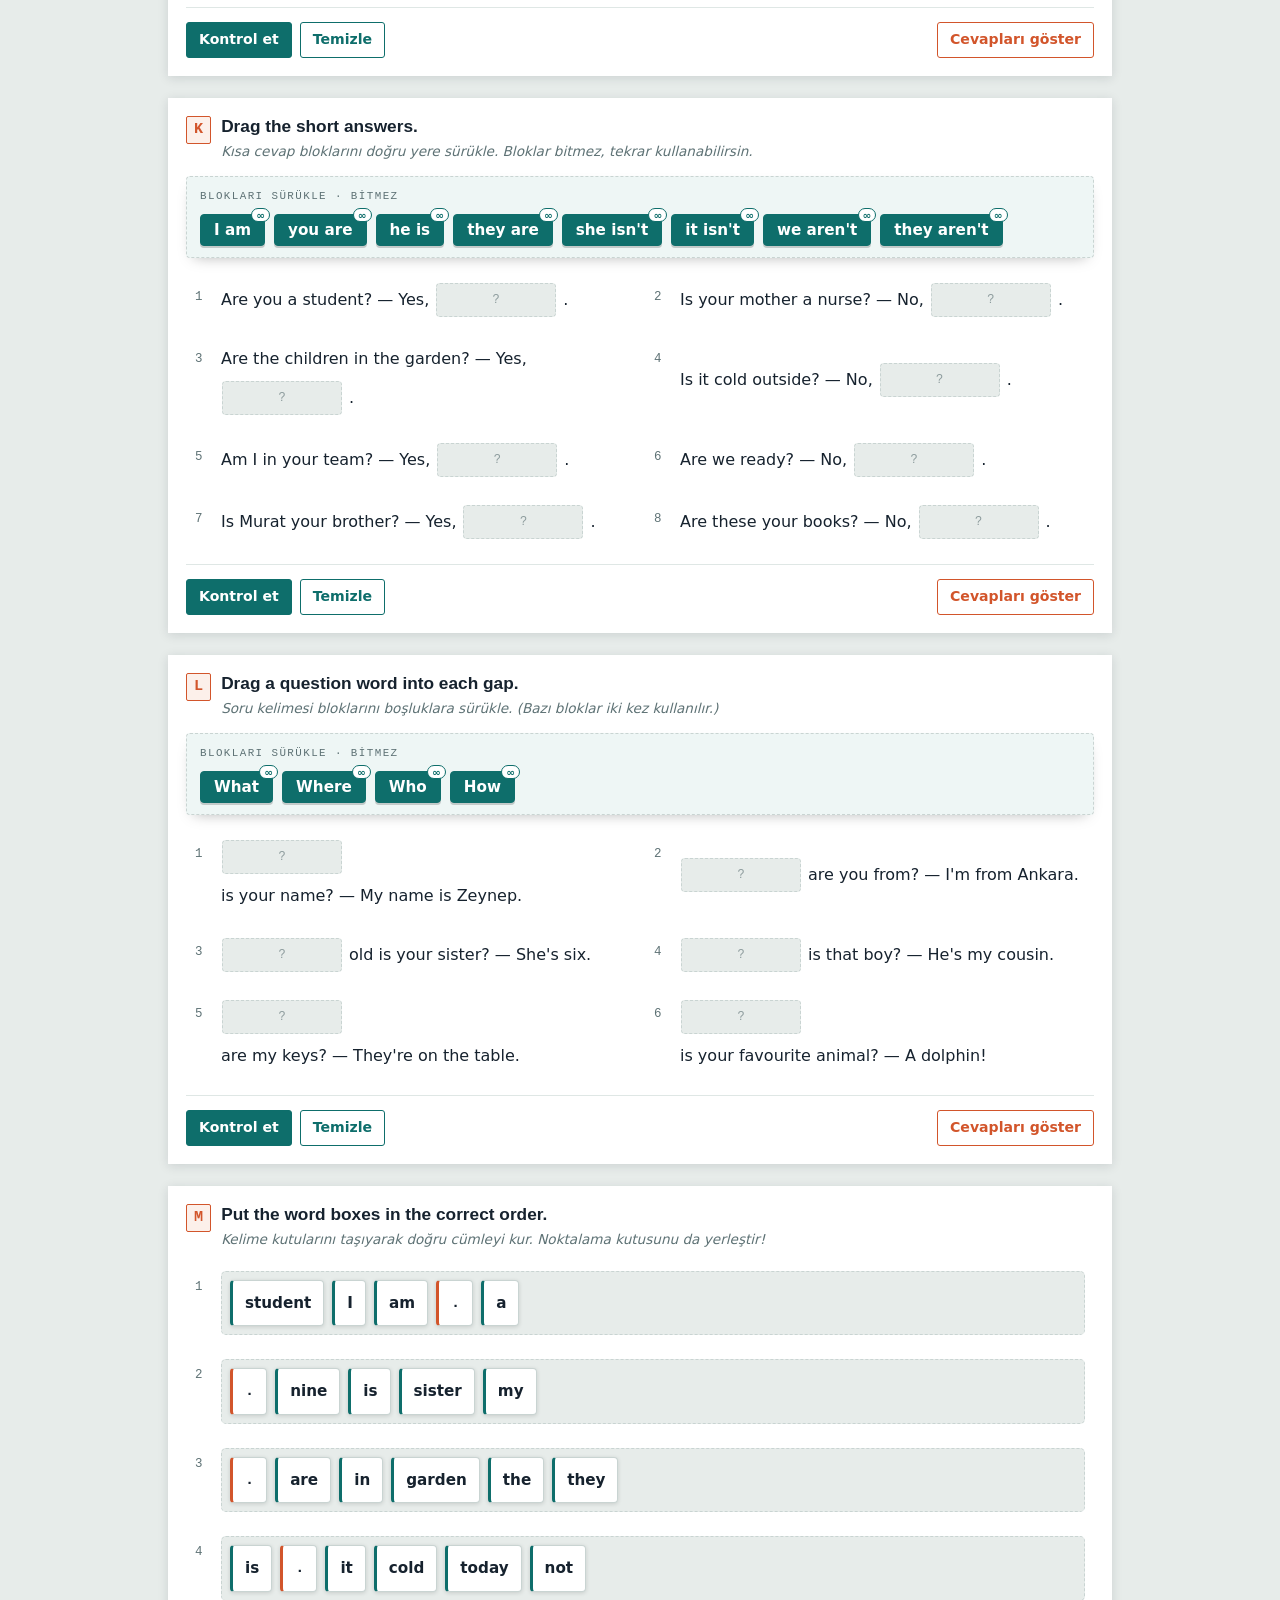
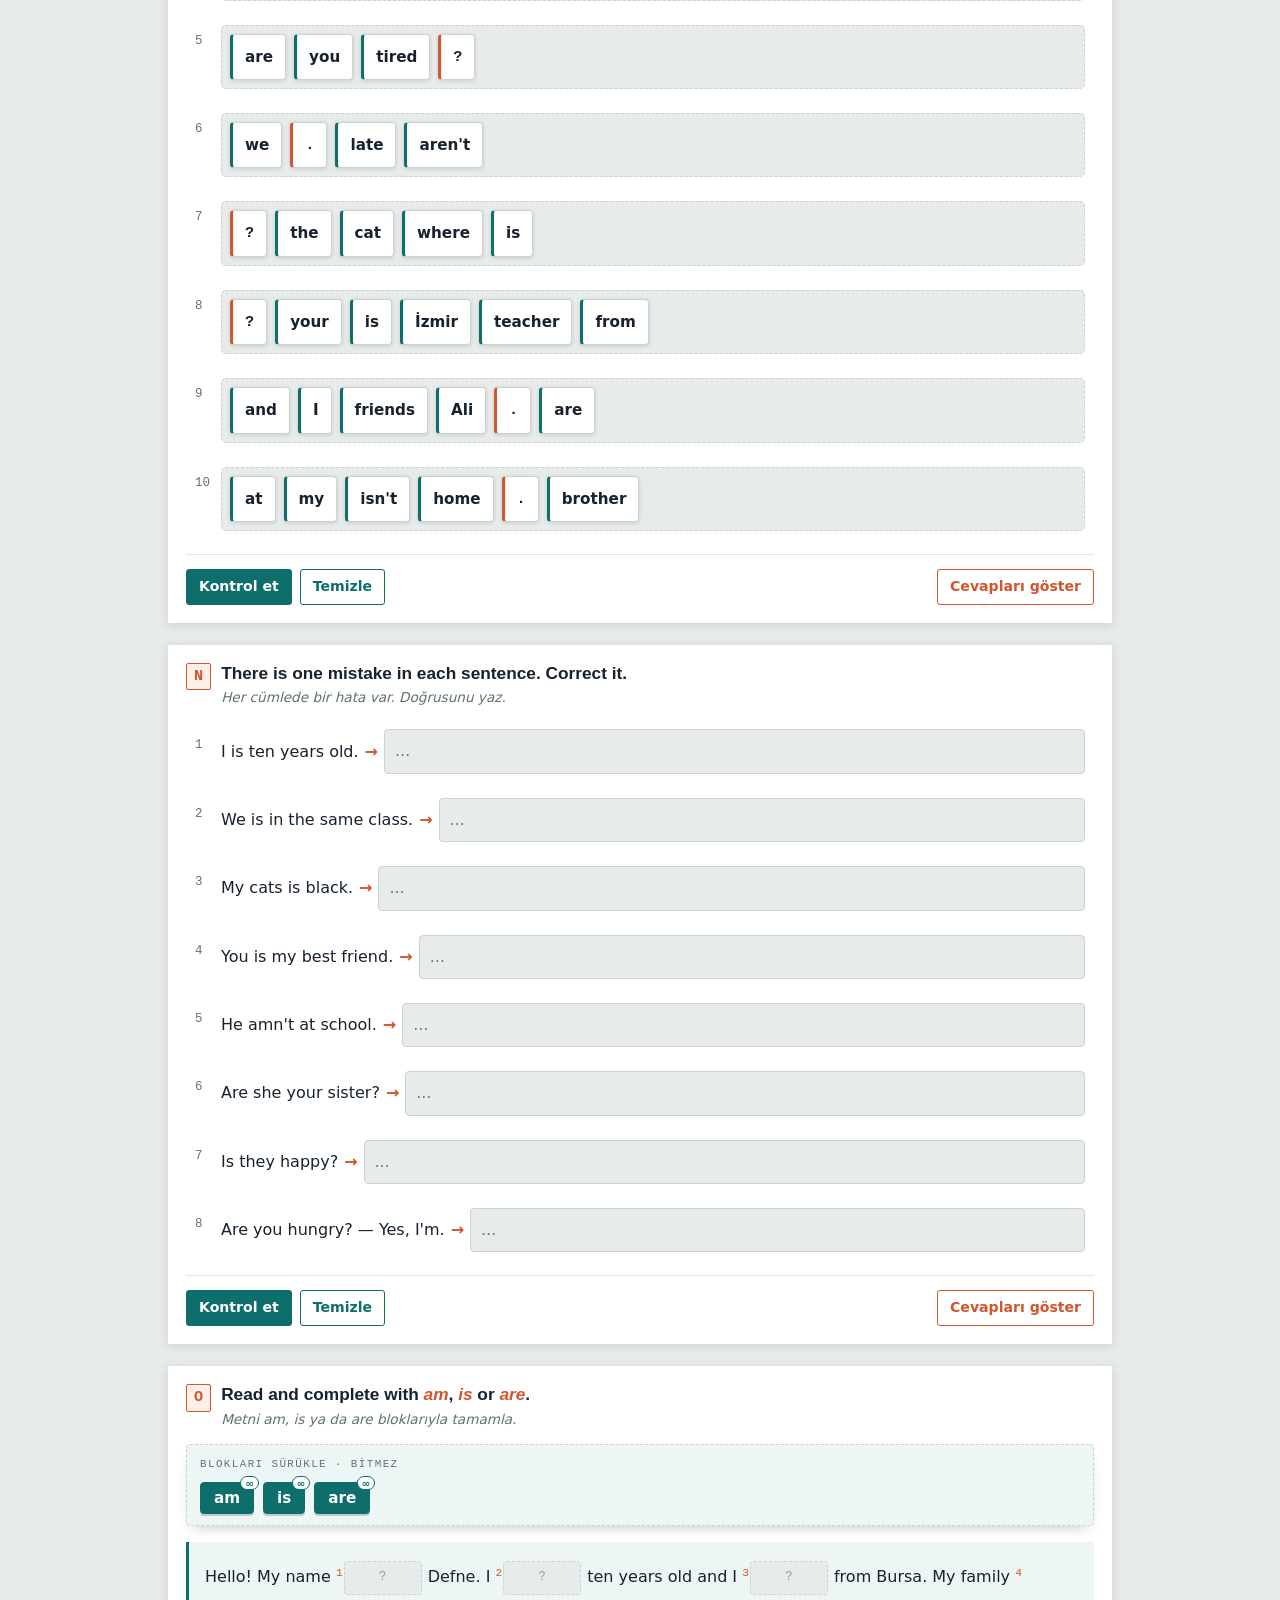
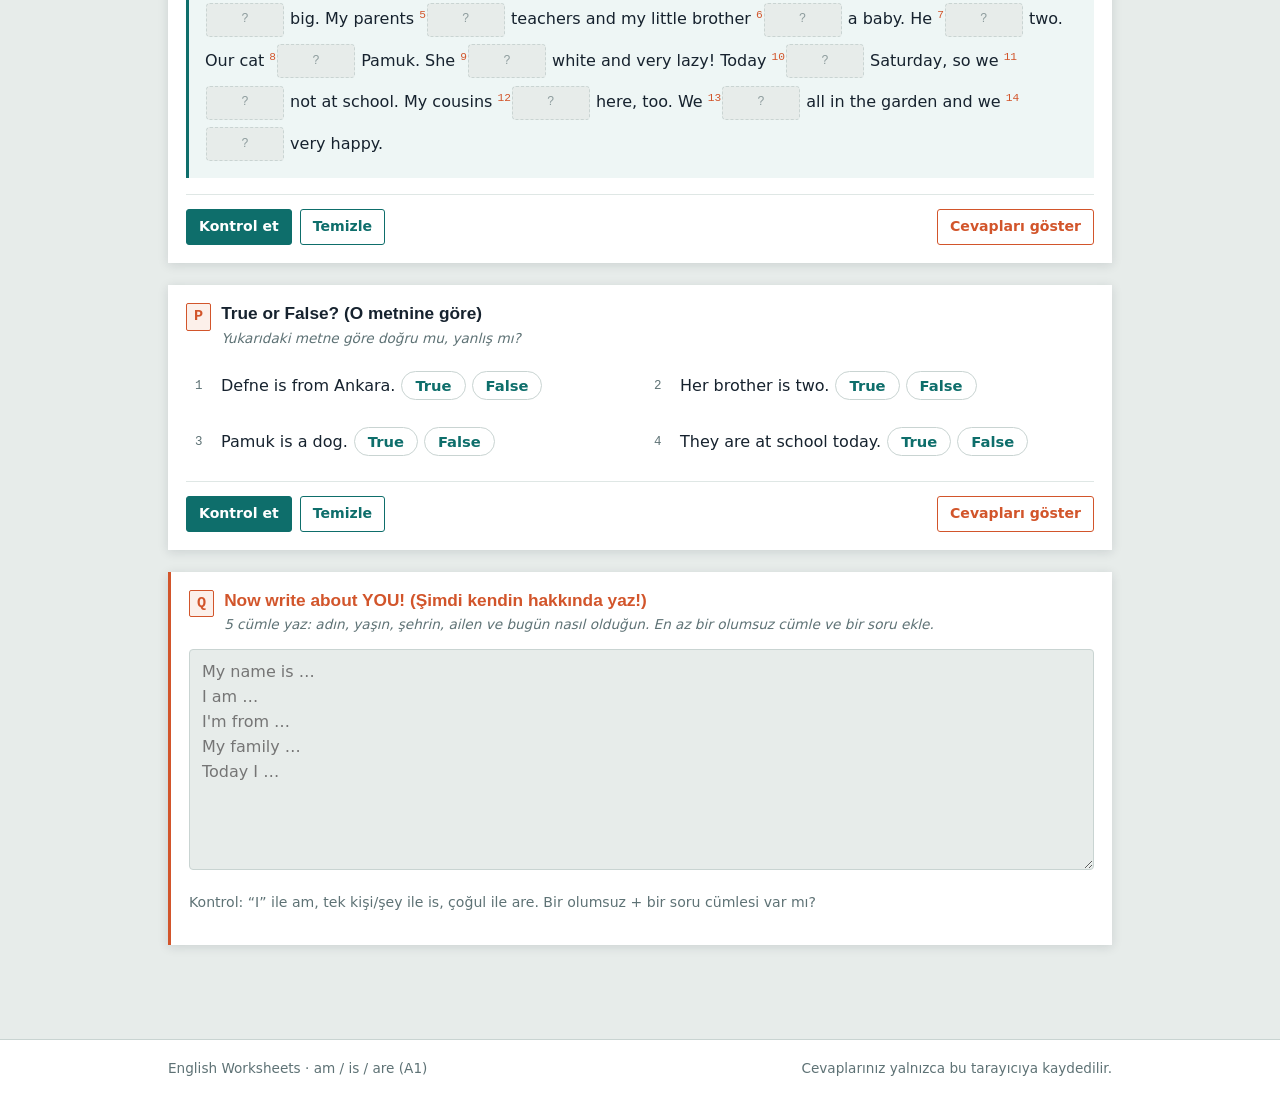
<file: units/am-is-are-a1.html>
<!doctype html>
<html lang="tr">
<head>
<meta charset="utf-8">
<meta name="viewport" content="width=device-width, initial-scale=1">
<title>am / is / are — İnteraktif Ünite (A1) · English Worksheets</title>
<link rel="stylesheet" href="../assets/style.css">
</head>
<body>

<header class="site-head">
  <div class="wrap">
    <a class="brand" href="../index.html">English <em>Worksheets</em></a>
    <nav class="site-nav">
      <a href="../index.html">Ana sayfa</a>
      <a href="am-is-are-a1.html" aria-current="page">am / is / are</a>
      <a href="am-is-are-a2.html">A2 ünitesi</a>
      <a href="../worksheets/am-is-are-worksheet.html">Yazdırılabilir</a>
    </nav>
    <button class="theme-btn" type="button" title="Açık / koyu tema" aria-label="Temayı değiştir">☾</button>
  </div>
</header>

<div class="unit-head">
  <div class="wrap">
    <p class="eyebrow">English · Grammar · Unit 1 · A1</p>
    <h1>The Verb <em>“to be”</em>: am / is / are</h1>
    <p class="lede">Name &amp; age · family · school · feelings — 10 yaş. 17 aktivite, hepsi anında kontrol edilir.</p>
  </div>
</div>

<div class="progress-bar">
  <div class="wrap">
    <span class="count">Doğru: <b>0</b> / 0</span>
    <span class="track"><i></i></span>
    <button class="btn sm" type="button" data-act="check-all">Hepsini kontrol et</button>
    <button class="btn ghost sm" type="button" data-act="reset-all">Sıfırla</button>
  </div>
</div>

<main class="wrap" id="activities"></main>

<footer class="site-foot">
  <div class="wrap">
    <span>English Worksheets · am / is / are (A1)</span>
    <span>Cevaplarınız yalnızca bu tarayıcıya kaydedilir.</span>
  </div>
</footer>

<script src="../assets/engine.js"></script>
<script>
UZ.mount({
  unit: 'am-is-are-a1',
  container: '#activities',
  activities: [

  /* ---------------- kural ---------------- */
  {
    type: 'rule',
    title: 'Remember! (Hatırla!)',
    html: `
      <div class="scroller">
        <table class="grammar">
          <tr><th>Subject</th><th>to be</th><th>Short form</th><th>Example</th></tr>
          <tr><td>I</td><td class="be">am</td><td class="short">I'm</td><td class="ex">I am ten years old.</td></tr>
          <tr><td>he / she / it</td><td class="be">is</td><td class="short">he's / she's / it's</td><td class="ex">She is my sister.</td></tr>
          <tr><td>you / we / they</td><td class="be">are</td><td class="short">you're / we're / they're</td><td class="ex">They are in the garden.</td></tr>
        </table>
      </div>
      <p class="tip">One person or thing <b>→ is</b> &nbsp;·&nbsp; two or more <b>→ are</b> &nbsp;·&nbsp; only “I” takes <b>am</b>.<br>
      <i>Tek kişi/şey → is, birden fazla → are, sadece “I” ile → am.</i></p>`
  },

  /* ---------------- A: blok sürükleme ---------------- */
  {
    type: 'drag', tag: 'A',
    title: 'Drag <i>am</i>, <i>is</i> or <i>are</i> into the gaps.',
    tr: 'am, is ya da are bloklarını boşluklara sürükle. Bloklar bitmez!',
    bank: ['am', 'is', 'are'],
    cols: 3,
    items: [
      { q: 'I ___',          a: 'am'  },
      { q: 'She ___',        a: 'is'  },
      { q: 'They ___',       a: 'are' },
      { q: 'He ___',         a: 'is'  },
      { q: 'We ___',         a: 'are' },
      { q: 'It ___',         a: 'is'  },
      { q: 'You ___',        a: 'are' },
      { q: 'Tom ___',        a: 'is'  },
      { q: 'My friends ___', a: 'are' },
      { q: 'The cat ___',    a: 'is'  },
      { q: 'Ayşe and I ___', a: 'are' },
      { q: 'The books ___',  a: 'are' }
    ]
  },

  /* ---------------- B: yazma ---------------- */
  {
    type: 'type', tag: 'B',
    title: 'Write the short forms.',
    tr: 'Kısa yazılışlarını yaz. Örnek: I am → I\'m',
    cols: 3, size: '', placeholder: '…',
    items: [
      { q: 'he is',   a: ["he's"]   },
      { q: 'she is',  a: ["she's"]  },
      { q: 'it is',   a: ["it's"]   },
      { q: 'we are',  a: ["we're"]  },
      { q: 'you are', a: ["you're"] },
      { q: 'they are',a: ["they're"]}
    ]
  },

  /* ---------------- C: seçenek ---------------- */
  {
    type: 'choice', tag: 'C',
    title: 'Choose the correct word.',
    tr: 'Doğru kelimeye tıkla.',
    cols: 2,
    items: [
      { q: 'My brother ___ seven.',    opts: ['is', 'are'], a: 'is'  },
      { q: 'The pencils ___ in my bag.', opts: ['is', 'are'], a: 'are' },
      { q: 'I ___ ready!',             opts: ['am', 'is'],  a: 'am'  },
      { q: 'Lemons ___ yellow.',       opts: ['is', 'are'], a: 'are' },
      { q: 'It ___ very cold today.',  opts: ['am', 'is'],  a: 'is'  },
      { q: 'We ___ in the garden.',    opts: ['is', 'are'], a: 'are' },
      { q: 'My cousins ___ funny.',    opts: ['is', 'are'], a: 'are' },
      { q: 'Ali ___ my best friend.',  opts: ['am', 'is'],  a: 'is'  }
    ]
  },

  /* ---------------- D: blok sürükleme (cümleler) ---------------- */
  {
    type: 'drag', tag: 'D',
    title: 'Complete the sentences with <i>am</i>, <i>is</i> or <i>are</i>.',
    tr: 'Cümleleri am, is ya da are bloklarıyla tamamla.',
    bank: ['am', 'is', 'are'],
    cols: 2,
    items: [
      { q: 'My name ___ Elif.',              a: 'is'  },
      { q: 'I ___ ten years old.',           a: 'am'  },
      { q: 'This ___ my new bike.',          a: 'is'  },
      { q: 'My parents ___ at work.',        a: 'are' },
      { q: 'We ___ in the same class.',      a: 'are' },
      { q: 'The dog ___ under the table.',   a: 'is'  },
      { q: 'Berk and Can ___ brothers.',     a: 'are' },
      { q: 'You ___ a very good student.',   a: 'are' },
      { q: 'It ___ Monday today.',           a: 'is'  },
      { q: 'These shoes ___ too big for me.',a: 'are' },
      { q: 'My teacher ___ from İzmir.',     a: 'is'  },
      { q: 'I ___ hungry and thirsty.',      a: 'am'  },
      { q: 'Those birds ___ in the tree.',   a: 'are' },
      { q: 'Her favourite colour ___ purple.',a: 'is' },
      { q: 'How ___ you today?',             a: 'are' },
      { q: 'My sister and I ___ at home.',   a: 'are' }
    ]
  },

  /* ---------------- E: yazma ---------------- */
  {
    type: 'type', tag: 'E',
    title: 'Rewrite the sentences with short forms.',
    tr: 'Cümleleri kısa yazılışla tekrar yaz. Örnek: I am a student. → I\'m a student.',
    size: 'xl',
    items: [
      { q: 'She is my sister.',    a: ["She's my sister.", "She's my sister"] },
      { q: 'It is a big dog.',     a: ["It's a big dog.", "It's a big dog"] },
      { q: 'We are happy.',        a: ["We're happy.", "We're happy"] },
      { q: 'They are in the park.',a: ["They're in the park.", "They're in the park"] },
      { q: 'He is eleven.',        a: ["He's eleven.", "He's eleven"] },
      { q: 'You are late.',        a: ["You're late.", "You're late"] }
    ]
  },

  /* ---------------- F: serbest ---------------- */
  {
    type: 'free', tag: 'F',
    title: 'Choose a word from the box and write true sentences.',
    tr: 'Kutudan kelime seç ve kendin hakkında doğru cümleler yaz.',
    rows: 5,
    placeholder: 'I am …\nMy best friend is …\nMrs Yılmaz is …\nMy classmates and I are …',
    note: 'word box: a student · ten · tall · my teacher · in the classroom · friends'
  },

  /* ---------------- kural: olumsuz ---------------- */
  {
    type: 'rule',
    title: 'Negative: add not (Olumsuz: not ekle)',
    html: `
      <div class="scroller">
        <table class="grammar">
          <tr><th>Long form</th><th>Short form</th><th>Example</th></tr>
          <tr><td>I am not</td><td class="short">I'm not</td><td class="ex">I'm not tired.</td></tr>
          <tr><td>he / she / it is not</td><td class="short">isn't</td><td class="ex">She isn't at school.</td></tr>
          <tr><td>you / we / they are not</td><td class="short">aren't</td><td class="ex">They aren't my friends.</td></tr>
        </table>
      </div>
      <p class="tip">Careful! There is no “amn't”. We always say <b>I'm not</b>.<br><i>Dikkat: “amn't” yoktur, her zaman I'm not deriz.</i></p>`
  },

  /* ---------------- G: yazma (olumsuz) ---------------- */
  {
    type: 'type', tag: 'G',
    title: 'Make the sentences negative.',
    tr: 'Cümleleri olumsuz yap. Örnek: She is happy. → She isn\'t happy.',
    size: 'xl',
    items: [
      { q: 'I am tired.',               a: ["I'm not tired.", "I am not tired.", "I'm not tired"] },
      { q: 'She is at school.',         a: ["She isn't at school.", "She is not at school.", "She isn't at school"] },
      { q: 'They are my friends.',      a: ["They aren't my friends.", "They are not my friends.", "They aren't my friends"] },
      { q: 'It is cold today.',         a: ["It isn't cold today.", "It is not cold today.", "It isn't cold today"] },
      { q: 'We are hungry.',            a: ["We aren't hungry.", "We are not hungry.", "We aren't hungry"] },
      { q: 'He is a doctor.',           a: ["He isn't a doctor.", "He is not a doctor.", "He isn't a doctor"] },
      { q: 'My room is tidy.',          a: ["My room isn't tidy.", "My room is not tidy.", "My room isn't tidy"] },
      { q: 'The cats are on the sofa.', a: ["The cats aren't on the sofa.", "The cats are not on the sofa.", "The cats aren't on the sofa"] }
    ]
  },

  /* ---------------- H: blok sürükleme (olumsuz) ---------------- */
  {
    type: 'drag', tag: 'H',
    title: "Drag <i>'m not</i>, <i>isn't</i> or <i>aren't</i> into the gaps.",
    tr: "Boşluklara 'm not, isn't ya da aren't bloklarını sürükle.",
    bank: ["'m not", "isn't", "aren't"],
    cols: 2, wide: true,
    items: [
      { q: "I ___ at school. It's Sunday.",           a: "'m not"  },
      { q: 'The milk ___ in the fridge.',             a: "isn't"   },
      { q: "These apples ___ red. They're green.",    a: "aren't"  },
      { q: "My father ___ a teacher. He's a driver.", a: "isn't"   },
      { q: "We ___ late. We're early!",               a: "aren't"  },
      { q: 'It ___ my birthday today.',               a: "isn't"   },
      { q: "You ___ alone. I'm here!",                a: "aren't"  },
      { q: 'Lions ___ small animals.',                a: "aren't"  }
    ]
  },

  /* ---------------- I: serbest (düzelt) ---------------- */
  {
    type: 'free', tag: 'I',
    title: 'These sentences are wrong! Write a negative sentence and then a true one.',
    tr: 'Bu cümleler yanlış. Önce olumsuz, sonra doğru cümleyi yaz. Örnek: Snow is hot. → Snow isn\'t hot. It is cold.',
    rows: 6,
    placeholder: '1) Elephants are small. → …\n2) The sun is blue. → …\n3) Fish are in the sky. → …\n4) A banana is square. → …',
    note: 'Örnek cevap: Elephants aren\'t small. They are big.'
  },

  /* ---------------- kural: soru ---------------- */
  {
    type: 'rule',
    title: 'Questions: change the order (Soru: sırayı değiştir)',
    html: `
      <p>He <b>is</b> your brother. <span class="arrow">→</span> <b>Is</b> he your brother?</p>
      <p>You <b>are</b> ready. <span class="arrow">→</span> <b>Are</b> you ready?</p>
      <div class="scroller">
        <table class="grammar">
          <tr><th>Question</th><th>Yes …</th><th>No …</th></tr>
          <tr><td>Am I late?</td><td class="short">Yes, you are.</td><td class="short">No, you aren't.</td></tr>
          <tr><td>Is she your sister?</td><td class="short">Yes, she is.</td><td class="short">No, she isn't.</td></tr>
          <tr><td>Are they at home?</td><td class="short">Yes, they are.</td><td class="short">No, they aren't.</td></tr>
        </table>
      </div>
      <p class="tip">In short answers we never say “Yes, I'm.” — we say <b>Yes, I am.</b><br><i>Kısa cevaplarda olumlu cevabı kısaltmayız.</i></p>`
  },

  /* ---------------- J: yazma (soru) ---------------- */
  {
    type: 'type', tag: 'J',
    title: 'Make questions.',
    tr: 'Cümleleri soru yap. Örnek: You are from Turkey. → Are you from Turkey?',
    size: 'xl',
    items: [
      { q: 'She is your teacher.',      a: ['Is she your teacher?', 'Is she your teacher'] },
      { q: 'They are in the kitchen.',  a: ['Are they in the kitchen?', 'Are they in the kitchen'] },
      { q: 'He is eleven years old.',   a: ['Is he eleven years old?', 'Is he eleven years old'] },
      { q: 'It is a good film.',        a: ['Is it a good film?', 'Is it a good film'] },
      { q: 'The shop is open.',         a: ['Is the shop open?', 'Is the shop open'] },
      { q: 'Your shoes are new.',       a: ['Are your shoes new?', 'Are your shoes new'] },
      { q: 'I am right.',               a: ['Am I right?', 'Am I right'] },
      { q: 'Deniz is at home.',         a: ['Is Deniz at home?', 'Is Deniz at home'] }
    ]
  },

  /* ---------------- K: blok sürükleme (kısa cevap) ---------------- */
  {
    type: 'drag', tag: 'K',
    title: 'Drag the short answers.',
    tr: 'Kısa cevap bloklarını doğru yere sürükle. Bloklar bitmez, tekrar kullanabilirsin.',
    bank: ['I am', 'you are', 'he is', 'they are', "she isn't", "it isn't", "we aren't", "they aren't"],
    cols: 2, wide: true,
    items: [
      { q: 'Are you a student? — Yes, ___.',              a: 'I am'       },
      { q: 'Is your mother a nurse? — No, ___.',          a: "she isn't"  },
      { q: 'Are the children in the garden? — Yes, ___.', a: 'they are'   },
      { q: 'Is it cold outside? — No, ___.',              a: "it isn't"   },
      { q: 'Am I in your team? — Yes, ___.',              a: 'you are'    },
      { q: 'Are we ready? — No, ___.',                    a: "we aren't"  },
      { q: 'Is Murat your brother? — Yes, ___.',          a: 'he is'      },
      { q: 'Are these your books? — No, ___.',            a: "they aren't"}
    ]
  },

  /* ---------------- L: blok sürükleme (soru kelimeleri) ---------------- */
  {
    type: 'drag', tag: 'L',
    title: 'Drag a question word into each gap.',
    tr: 'Soru kelimesi bloklarını boşluklara sürükle. (Bazı bloklar iki kez kullanılır.)',
    bank: ['What', 'Where', 'Who', 'How'],
    cols: 2, wide: true,
    items: [
      { q: '___ is your name? — My name is Zeynep.',     a: 'What'  },
      { q: '___ are you from? — I\'m from Ankara.',       a: 'Where' },
      { q: '___ old is your sister? — She\'s six.',       a: 'How'   },
      { q: '___ is that boy? — He\'s my cousin.',         a: 'Who'   },
      { q: '___ are my keys? — They\'re on the table.',   a: 'Where' },
      { q: '___ is your favourite animal? — A dolphin!',  a: 'What'  }
    ]
  },

  /* ---------------- M: cümle sıralama (taşınabilir kutular) ---------------- */
  {
    type: 'order', tag: 'M',
    title: 'Put the word boxes in the correct order.',
    tr: 'Kelime kutularını taşıyarak doğru cümleyi kur. Noktalama kutusunu da yerleştir!',
    items: [
      { words: ['am', 'I', 'student', 'a', '.'],                  a: ['I', 'am', 'a', 'student', '.'] },
      { words: ['is', 'sister', 'my', 'nine', '.'],               a: ['My', 'sister', 'is', 'nine', '.'] },
      { words: ['are', 'they', 'garden', 'the', 'in', '.'],       a: ['They', 'are', 'in', 'the', 'garden', '.'] },
      { words: ['not', 'is', 'cold', 'it', 'today', '.'],         a: ['It', 'is', 'not', 'cold', 'today', '.'] },
      { words: ['you', 'are', 'tired', '?'],                      a: ['Are', 'you', 'tired', '?'] },
      { words: ["aren't", 'we', 'late', '.'],                     a: ['We', "aren't", 'late', '.'] },
      { words: ['is', 'where', 'cat', 'the', '?'],                a: ['Where', 'is', 'the', 'cat', '?'] },
      { words: ['teacher', 'is', 'your', 'from', 'İzmir', '?'],   a: ['Is', 'your', 'teacher', 'from', 'İzmir', '?'] },
      { words: ['and', 'Ali', 'friends', 'are', 'I', '.'],        a: ['Ali', 'and', 'I', 'are', 'friends', '.'] },
      { words: ["isn't", 'brother', 'my', 'home', 'at', '.'],     a: ['My', 'brother', "isn't", 'at', 'home', '.'] }
    ]
  },

  /* ---------------- N: yazma (hatayı düzelt) ---------------- */
  {
    type: 'type', tag: 'N',
    title: 'There is one mistake in each sentence. Correct it.',
    tr: 'Her cümlede bir hata var. Doğrusunu yaz.',
    size: 'xl',
    items: [
      { q: 'I is ten years old.',        a: ['I am ten years old.', "I'm ten years old.", 'I am ten years old'] },
      { q: 'We is in the same class.',   a: ['We are in the same class.', "We're in the same class.", 'We are in the same class'] },
      { q: 'My cats is black.',          a: ['My cats are black.', 'My cats are black'] },
      { q: 'You is my best friend.',     a: ['You are my best friend.', "You're my best friend.", 'You are my best friend'] },
      { q: "He amn't at school.",        a: ["He isn't at school.", 'He is not at school.', "He isn't at school"] },
      { q: 'Are she your sister?',       a: ['Is she your sister?', 'Is she your sister'] },
      { q: 'Is they happy?',             a: ['Are they happy?', 'Are they happy'] },
      { q: "Are you hungry? — Yes, I'm.",a: ['Yes, I am.', 'Are you hungry? — Yes, I am.', 'Yes, I am'] }
    ]
  },

  /* ---------------- O: okuma + blok sürükleme ---------------- */
  {
    type: 'cloze', tag: 'O',
    title: 'Read and complete with <i>am</i>, <i>is</i> or <i>are</i>.',
    tr: 'Metni am, is ya da are bloklarıyla tamamla.',
    bank: ['am', 'is', 'are'],
    text: 'Hello! My name ___ Defne. I ___ ten years old and I ___ from Bursa. ' +
          'My family ___ big. My parents ___ teachers and my little brother ___ a baby. ' +
          'He ___ two. Our cat ___ Pamuk. She ___ white and very lazy! ' +
          'Today ___ Saturday, so we ___ not at school. My cousins ___ here, too. ' +
          'We ___ all in the garden and we ___ very happy.',
    answers: ['is', 'am', 'am', 'is', 'are', 'is', 'is', 'is', 'is', 'is', 'are', 'are', 'are', 'are']
  },

  /* ---------------- P: True / False ---------------- */
  {
    type: 'choice', tag: 'P',
    title: 'True or False? (O metnine göre)',
    tr: 'Yukarıdaki metne göre doğru mu, yanlış mı?',
    cols: 2,
    items: [
      { q: 'Defne is from Ankara.',    opts: ['True', 'False'], a: 'False' },
      { q: 'Her brother is two.',      opts: ['True', 'False'], a: 'True'  },
      { q: 'Pamuk is a dog.',          opts: ['True', 'False'], a: 'False' },
      { q: 'They are at school today.',opts: ['True', 'False'], a: 'False' }
    ]
  },

  /* ---------------- Q: serbest yazma ---------------- */
  {
    type: 'free', tag: 'Q', challenge: true,
    title: 'Now write about YOU! (Şimdi kendin hakkında yaz!)',
    tr: '5 cümle yaz: adın, yaşın, şehrin, ailen ve bugün nasıl olduğun. En az bir olumsuz cümle ve bir soru ekle.',
    rows: 8,
    placeholder: "My name is …\nI am …\nI'm from …\nMy family …\nToday I …",
    note: 'Kontrol: “I” ile am, tek kişi/şey ile is, çoğul ile are. Bir olumsuz + bir soru cümlesi var mı?'
  }

  ]
});
</script>
</body>
</html>
</file>
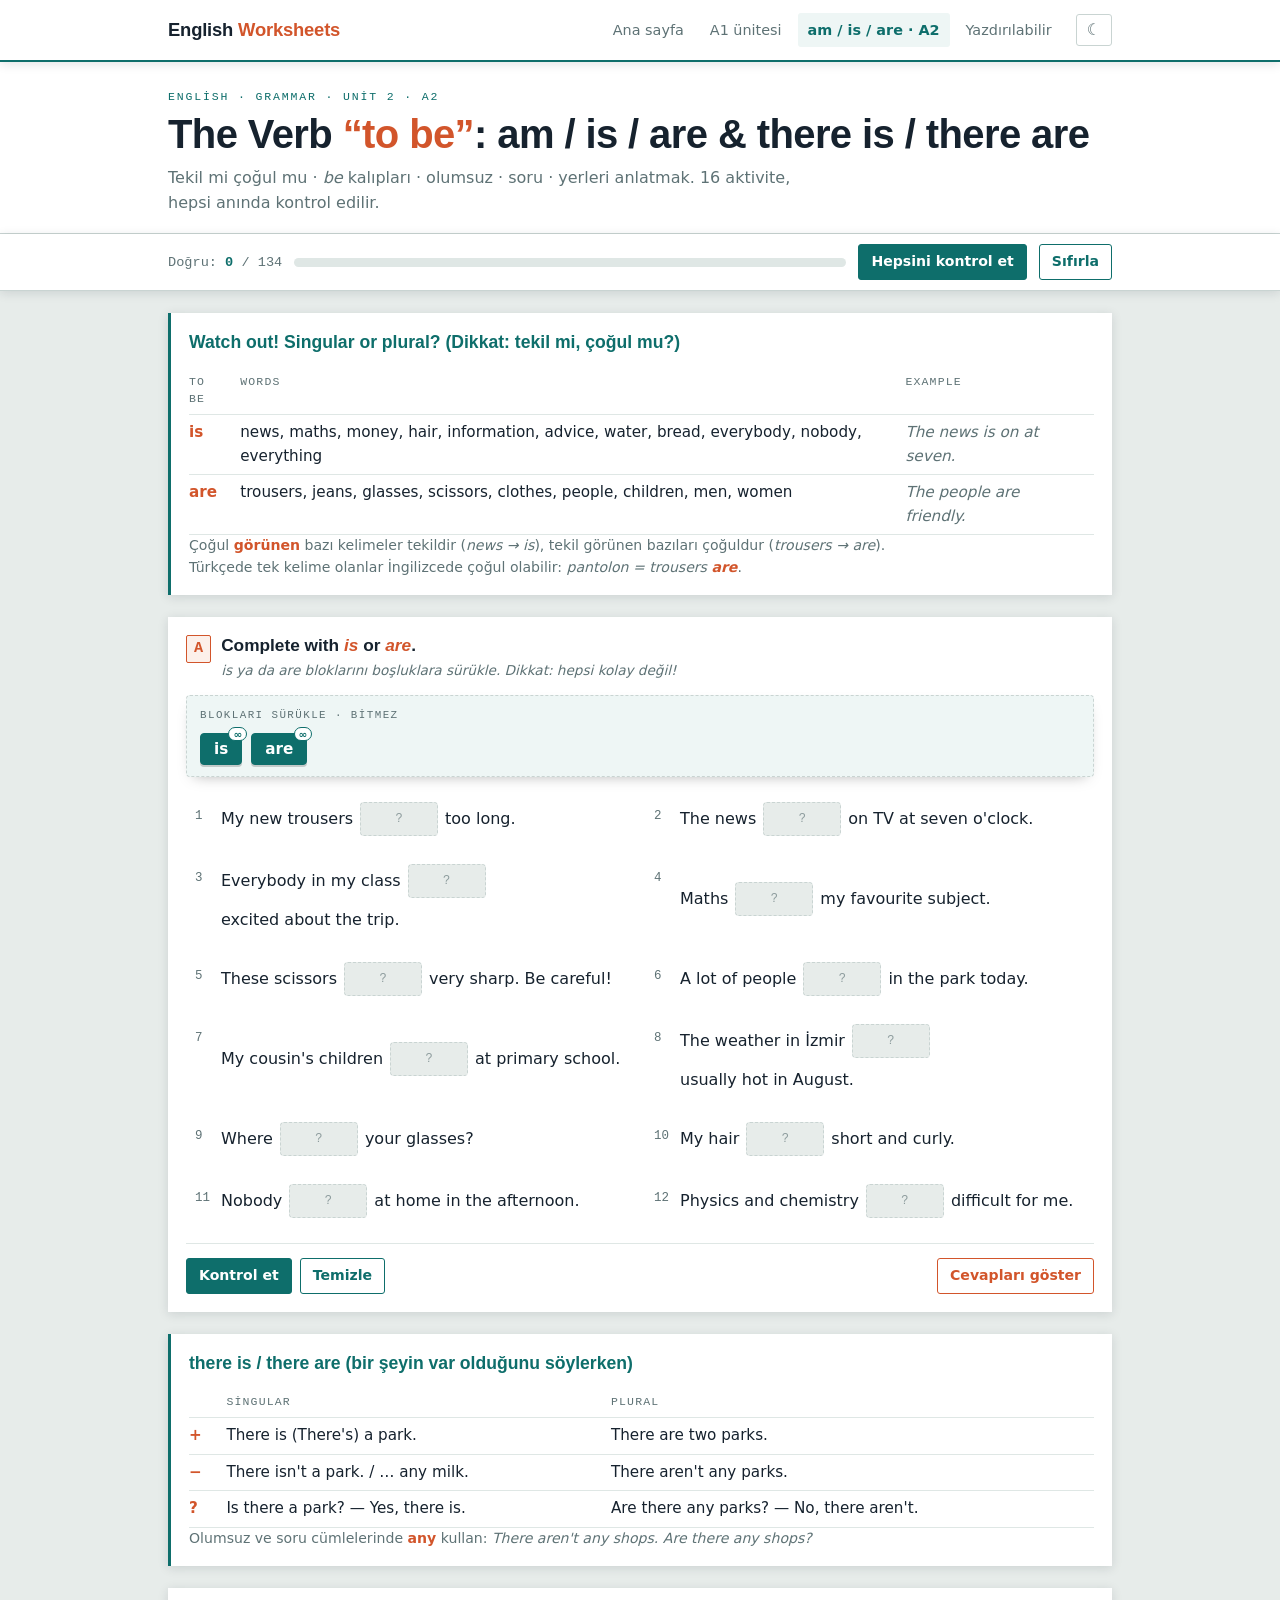
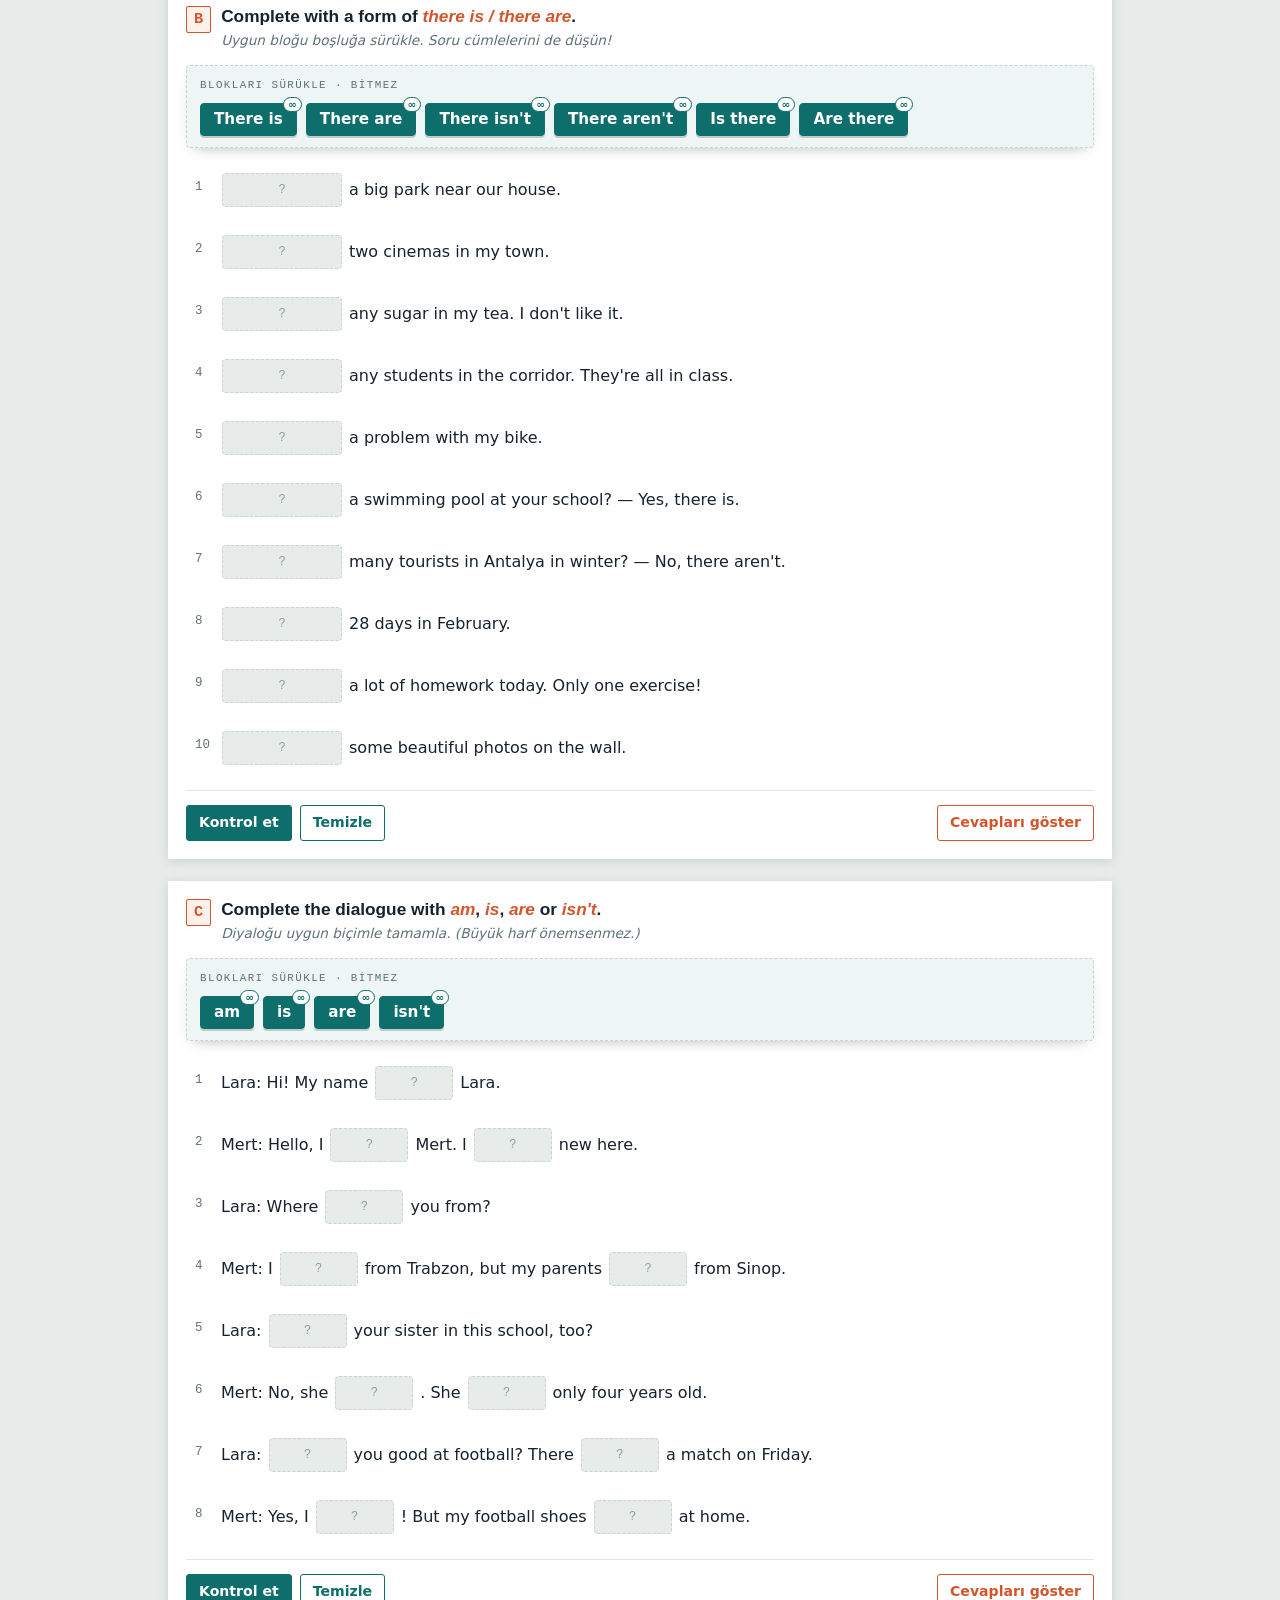
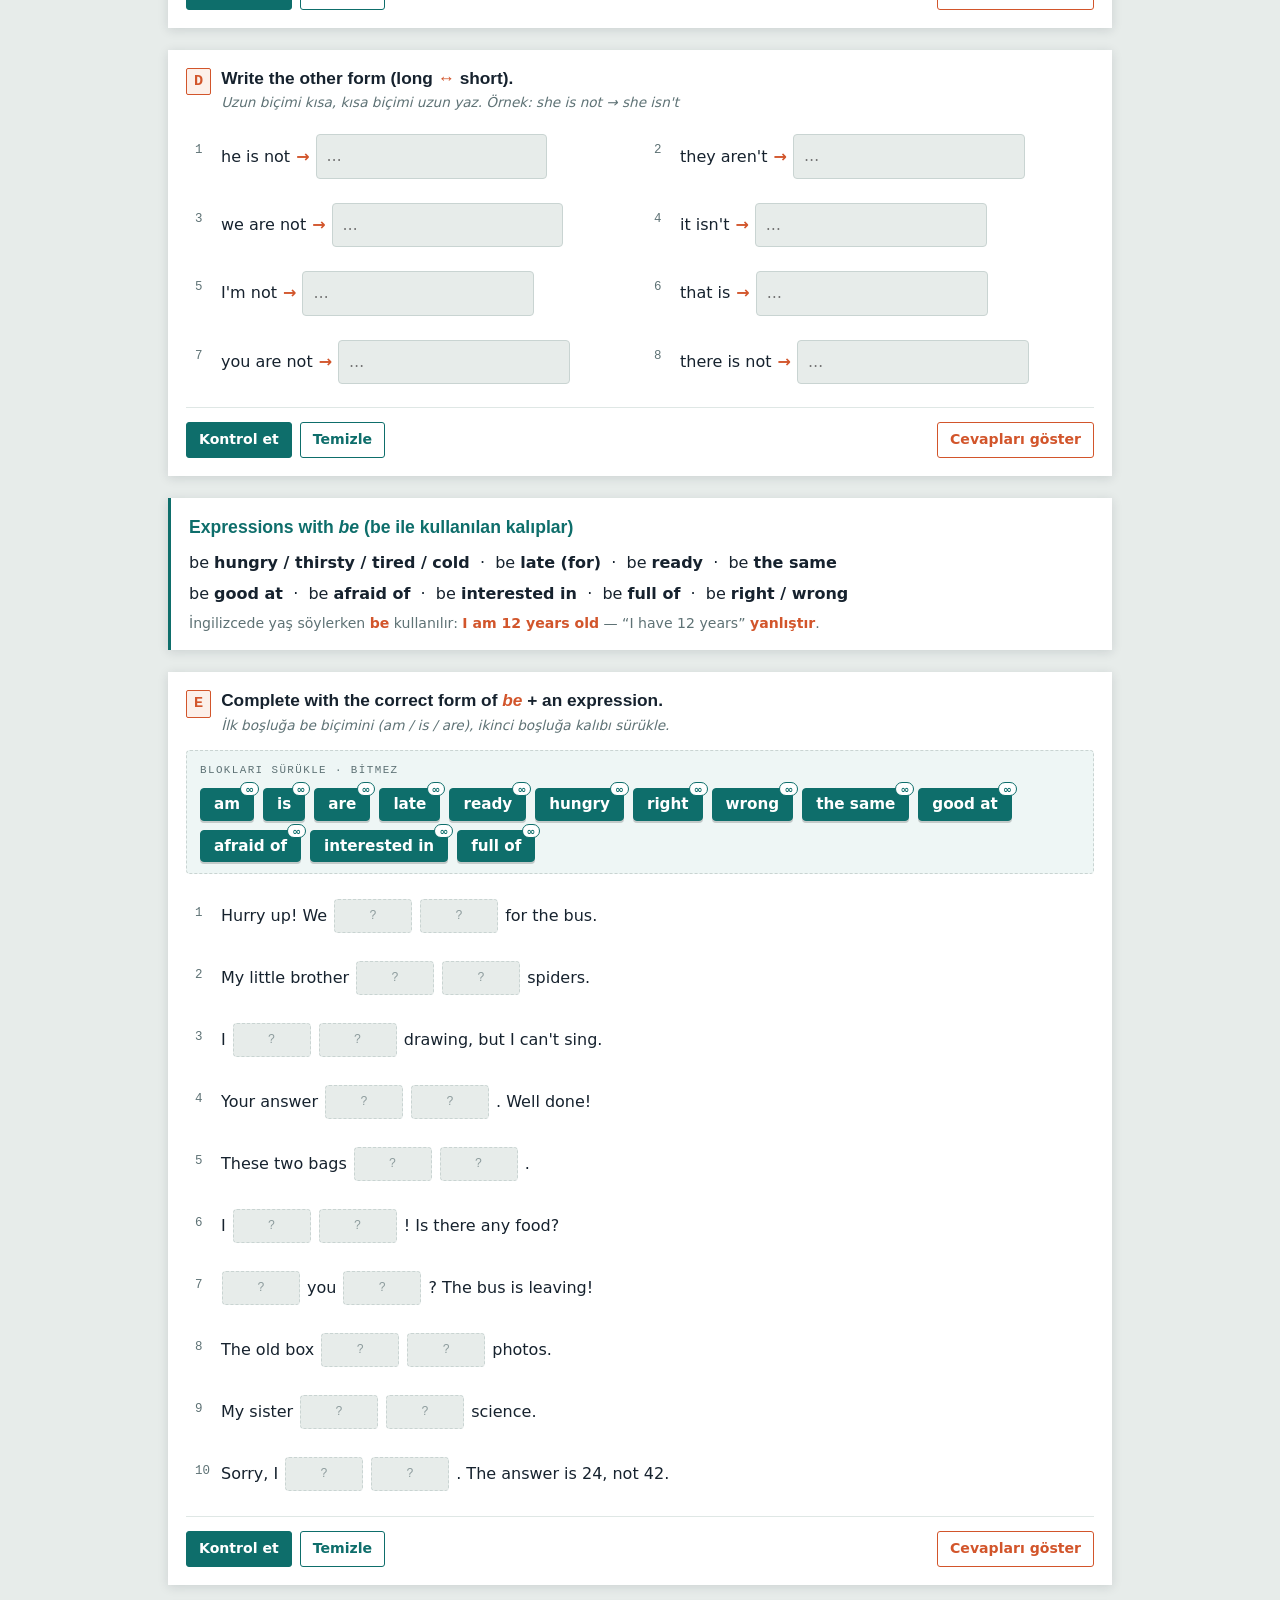
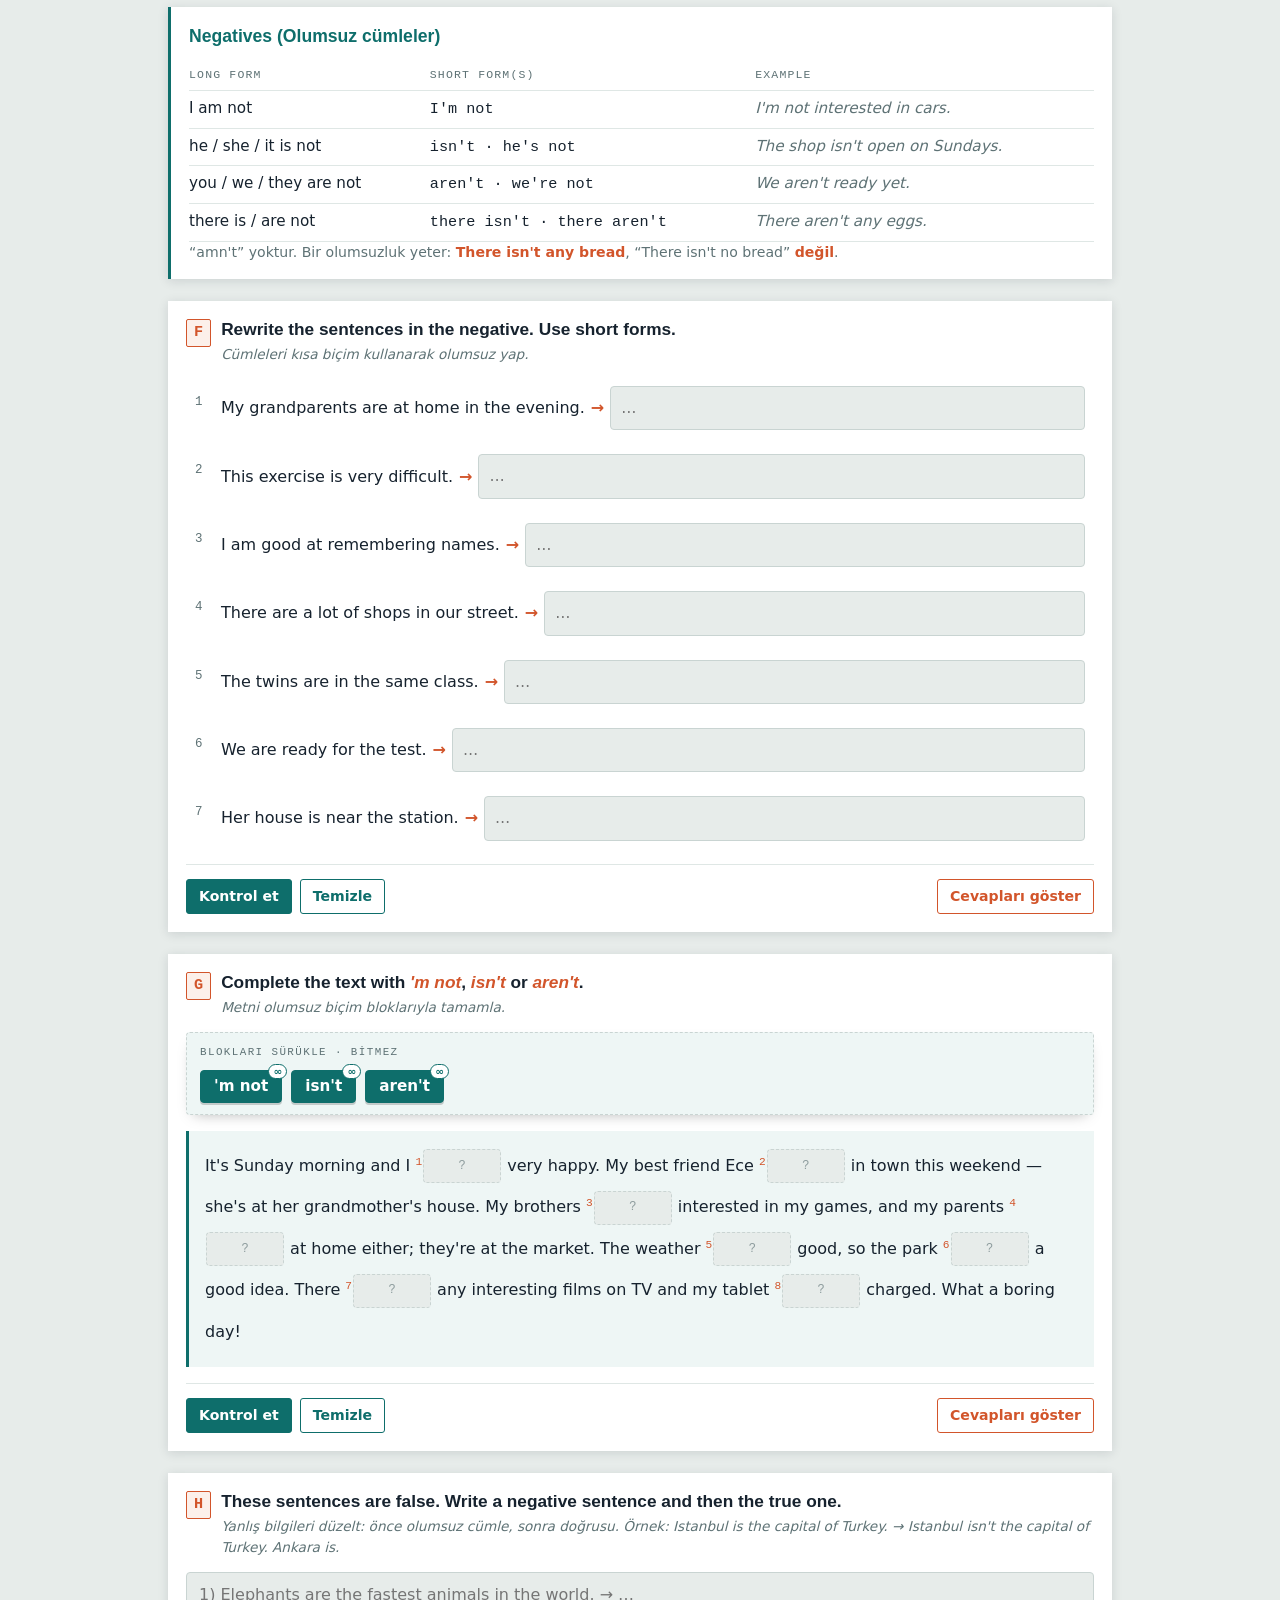
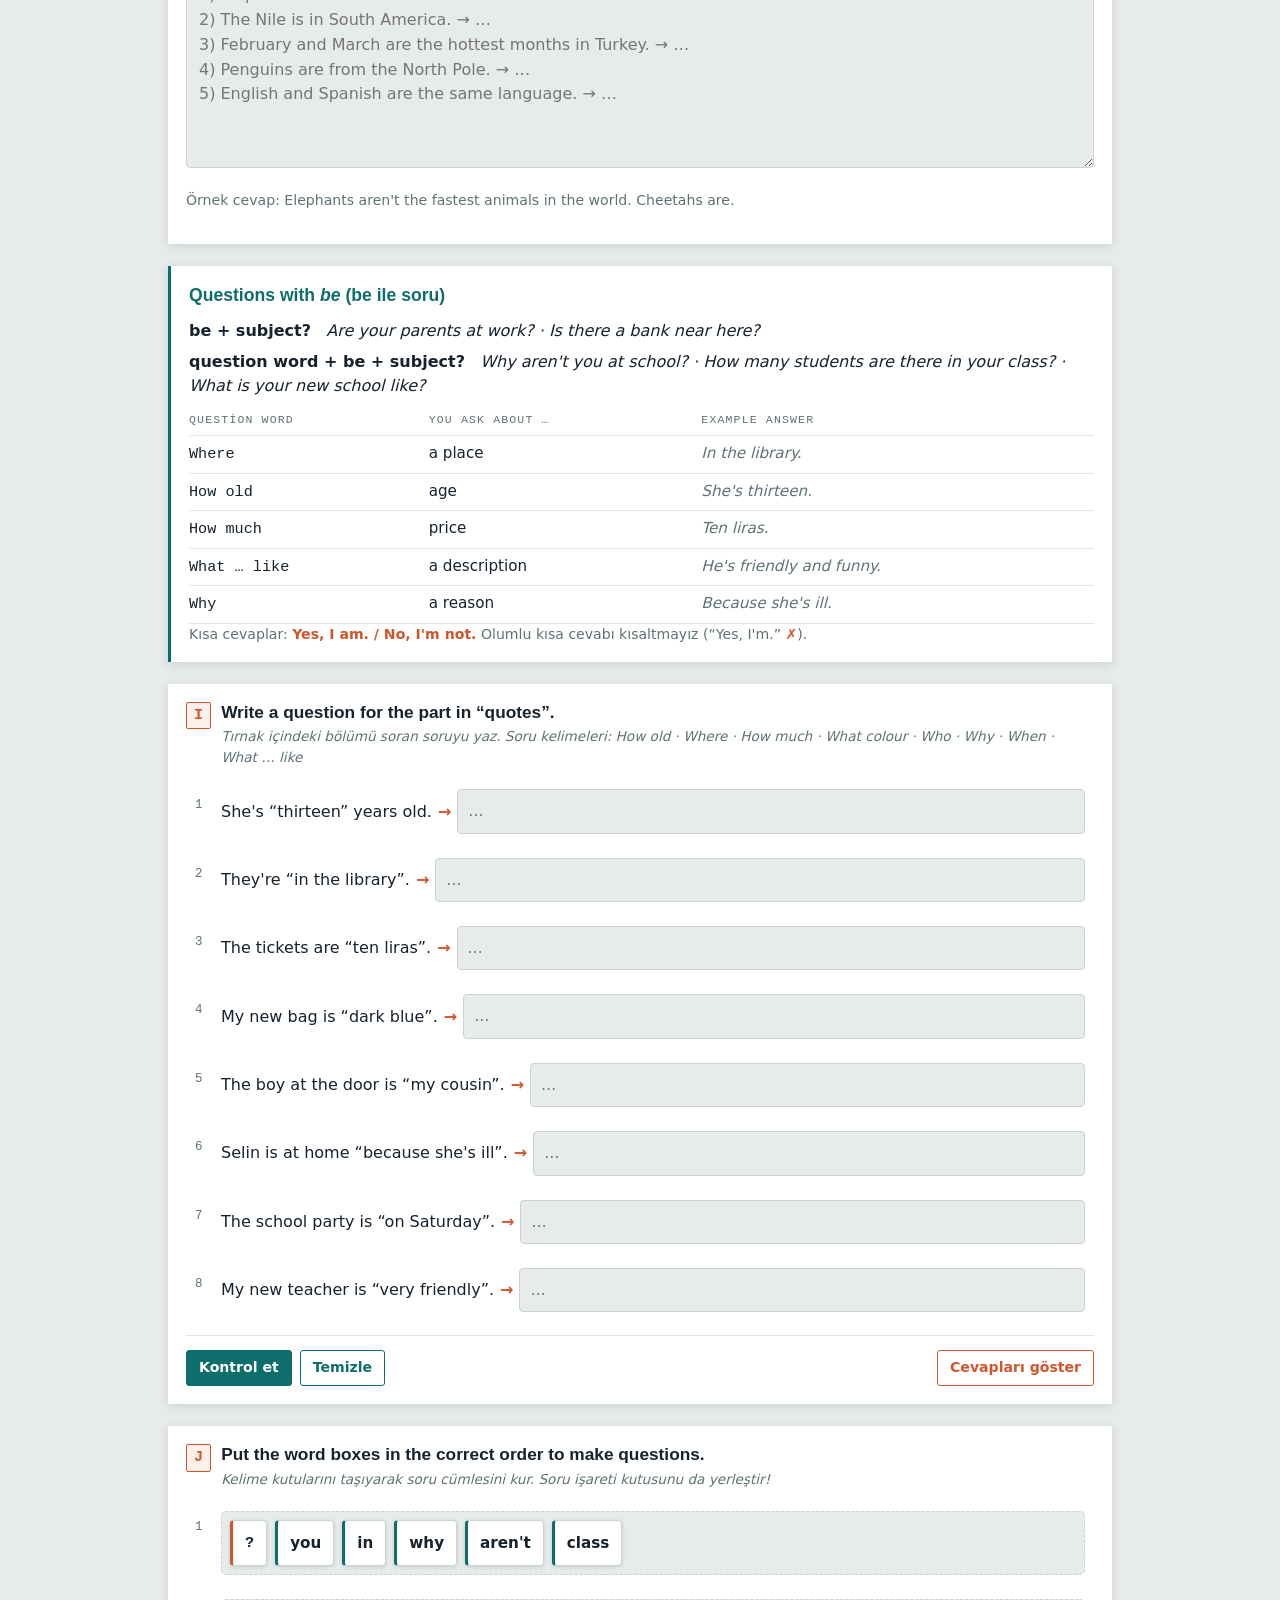
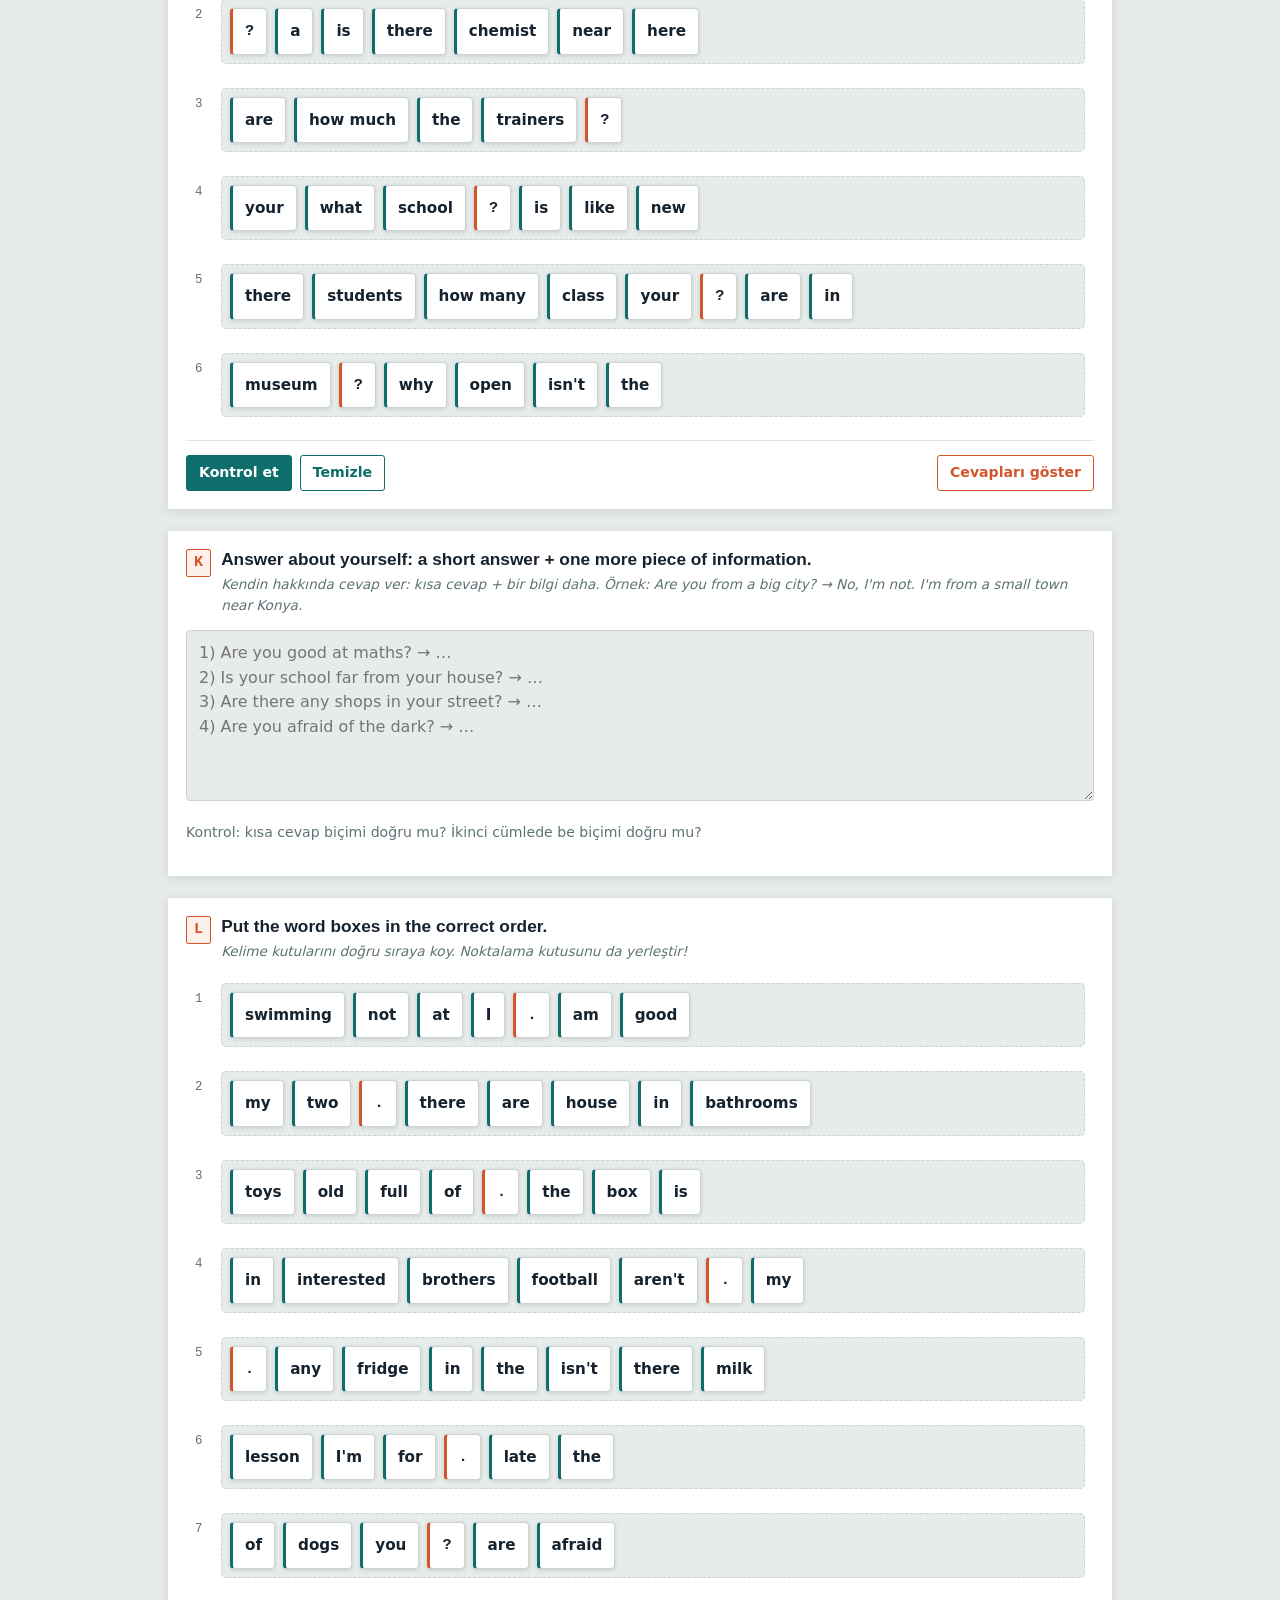
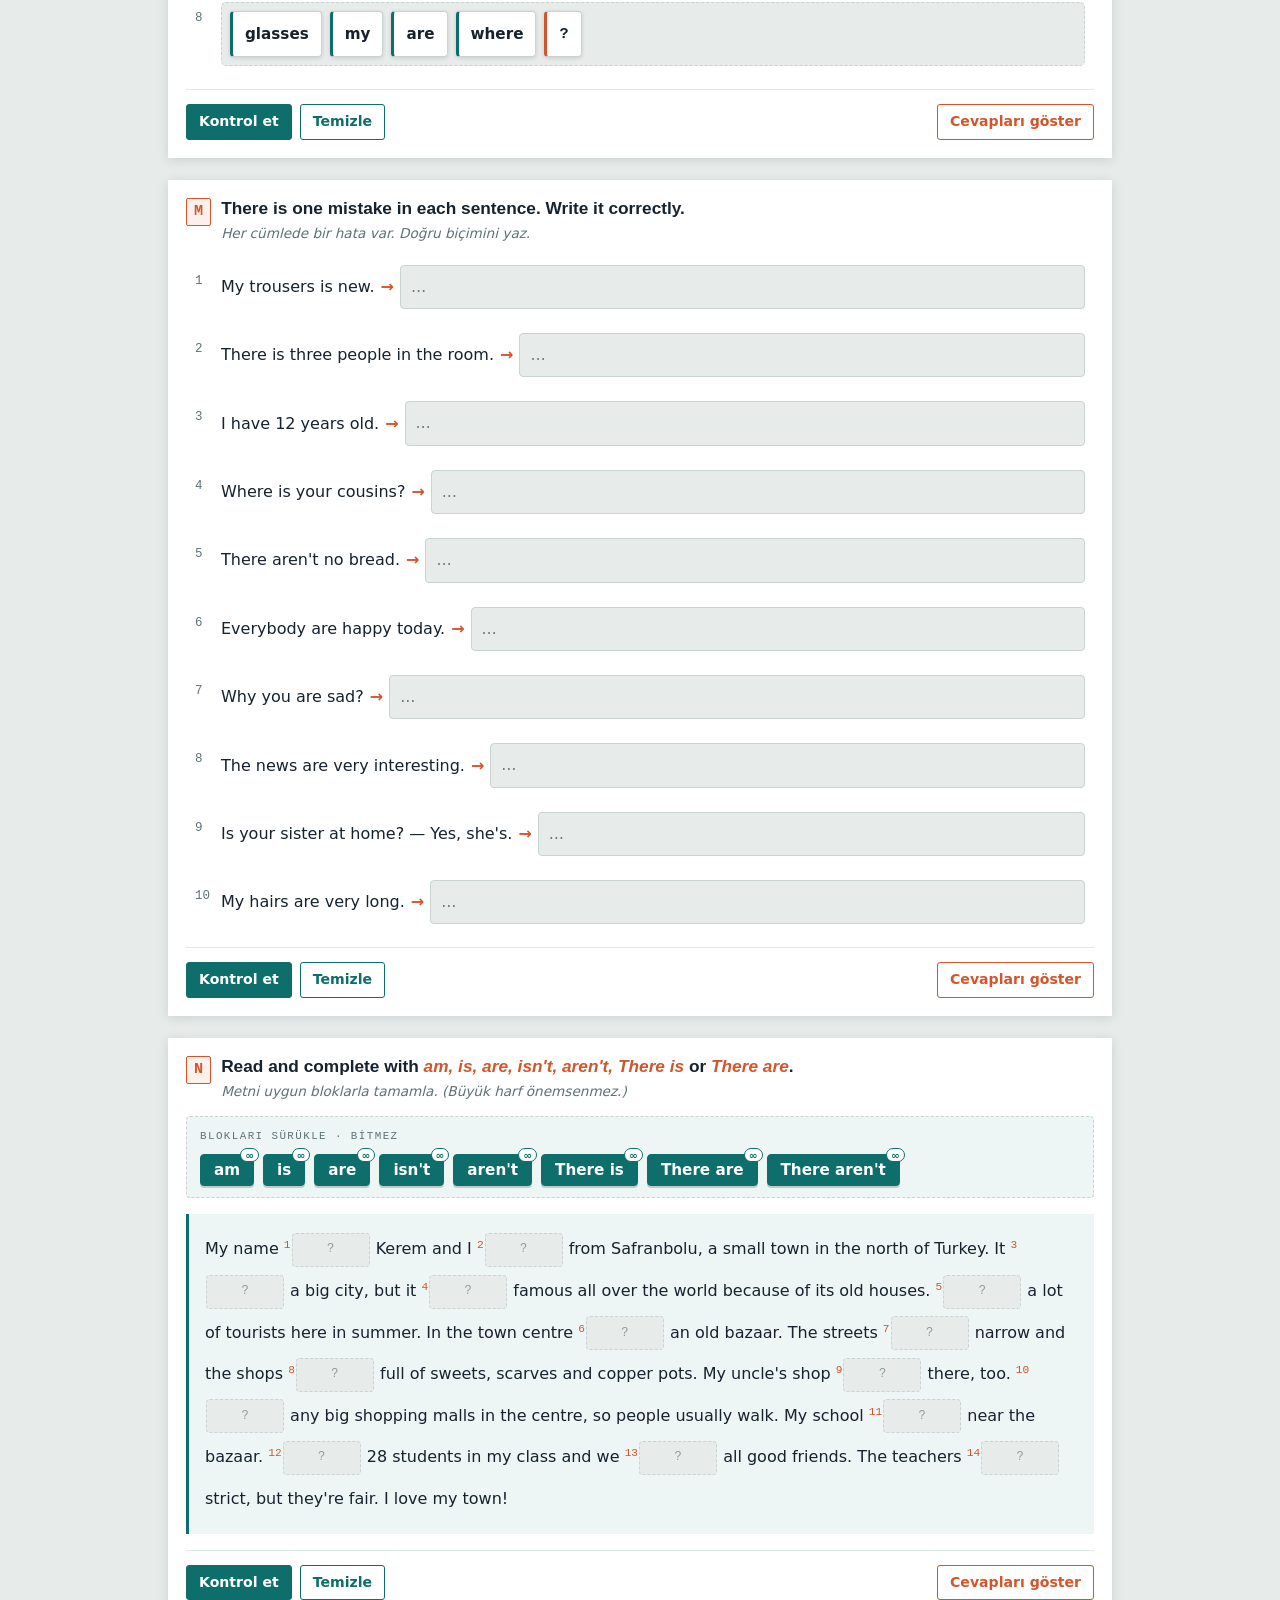
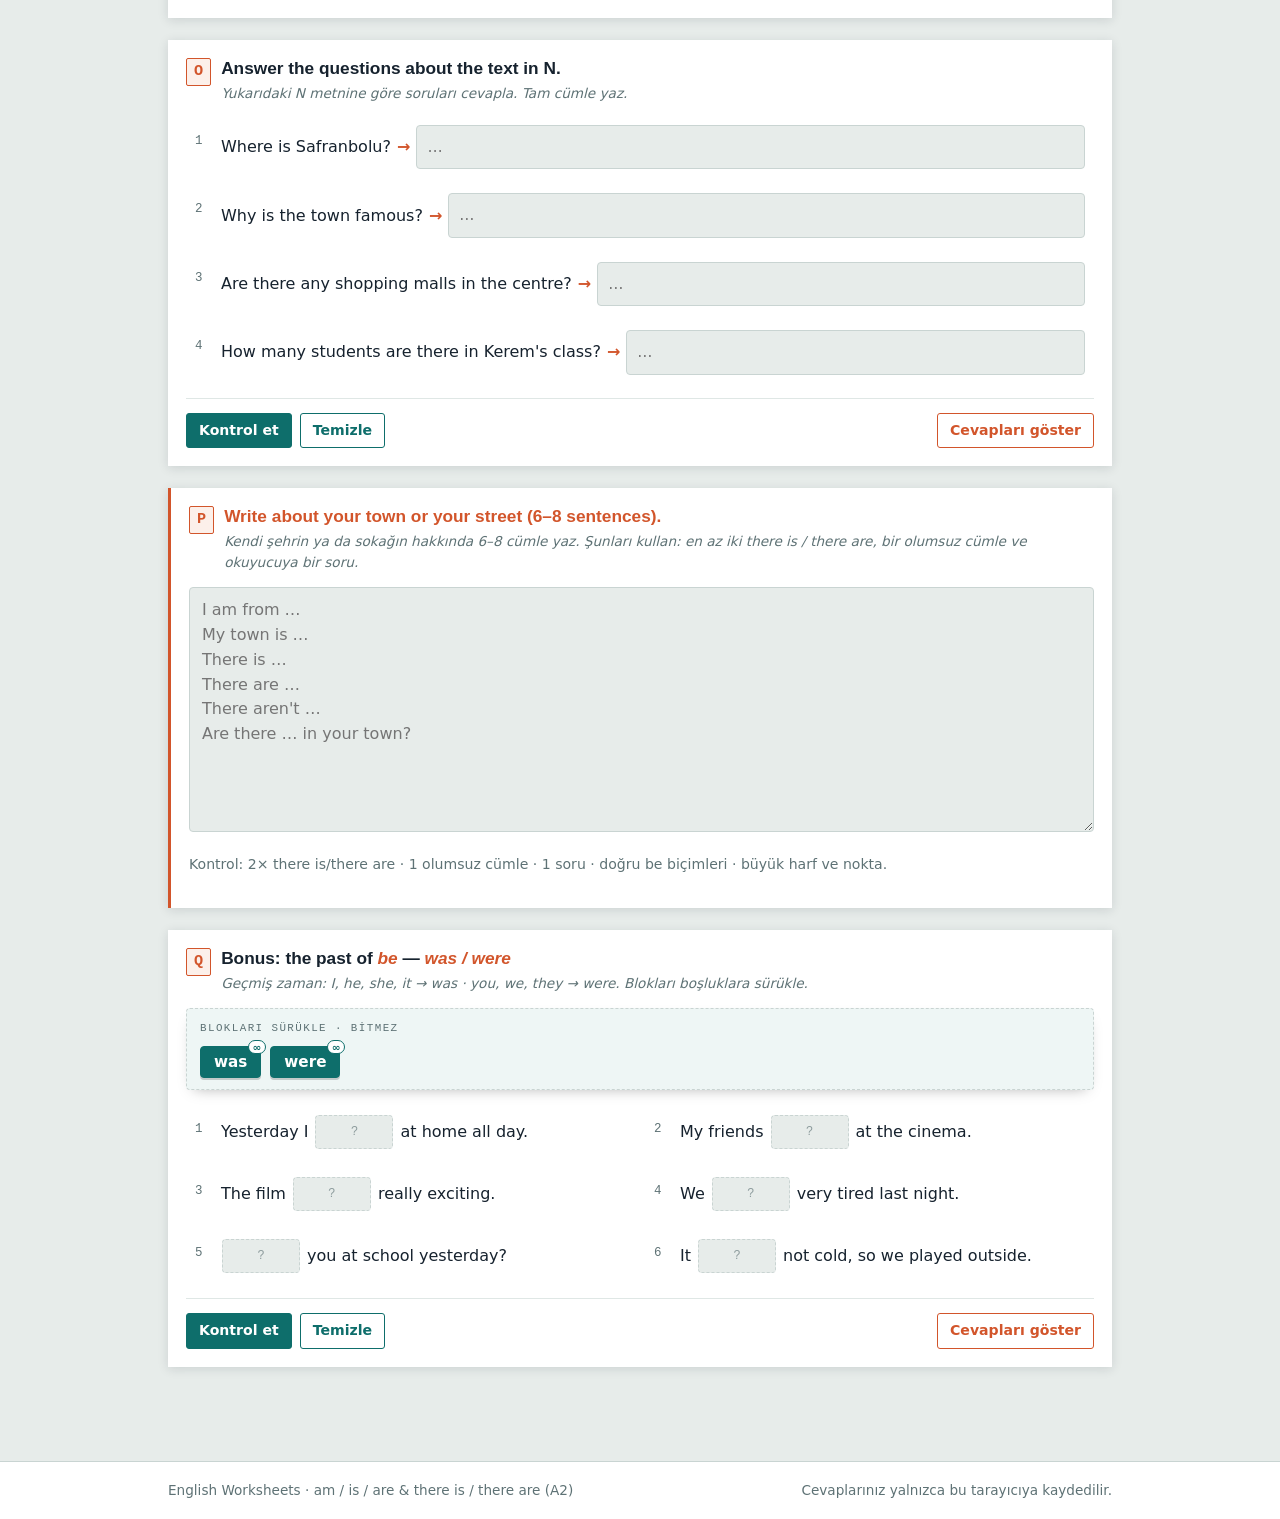
<file: units/am-is-are-a2.html>
<!doctype html>
<html lang="tr">
<head>
<meta charset="utf-8">
<meta name="viewport" content="width=device-width, initial-scale=1">
<title>am / is / are &amp; there is / there are — İnteraktif Ünite (A2) · English Worksheets</title>
<link rel="stylesheet" href="../assets/style.css">
</head>
<body>

<header class="site-head">
  <div class="wrap">
    <a class="brand" href="../index.html">English <em>Worksheets</em></a>
    <nav class="site-nav">
      <a href="../index.html">Ana sayfa</a>
      <a href="am-is-are-a1.html">A1 ünitesi</a>
      <a href="am-is-are-a2.html" aria-current="page">am / is / are · A2</a>
      <a href="../worksheets/am-is-are-worksheet-a2.html">Yazdırılabilir</a>
    </nav>
    <button class="theme-btn" type="button" title="Açık / koyu tema" aria-label="Temayı değiştir">☾</button>
  </div>
</header>

<div class="unit-head">
  <div class="wrap">
    <p class="eyebrow">English · Grammar · Unit 2 · A2</p>
    <h1>The Verb <em>“to be”</em>: am / is / are &amp; there is / there are</h1>
    <p class="lede">Tekil mi çoğul mu · <i>be</i> kalıpları · olumsuz · soru · yerleri anlatmak. 16 aktivite, hepsi anında kontrol edilir.</p>
  </div>
</div>

<div class="progress-bar">
  <div class="wrap">
    <span class="count">Doğru: <b>0</b> / 0</span>
    <span class="track"><i></i></span>
    <button class="btn sm" type="button" data-act="check-all">Hepsini kontrol et</button>
    <button class="btn ghost sm" type="button" data-act="reset-all">Sıfırla</button>
  </div>
</div>

<main class="wrap" id="activities"></main>

<footer class="site-foot">
  <div class="wrap">
    <span>English Worksheets · am / is / are &amp; there is / there are (A2)</span>
    <span>Cevaplarınız yalnızca bu tarayıcıya kaydedilir.</span>
  </div>
</footer>

<script src="../assets/engine.js"></script>
<script>
UZ.mount({
  unit: 'am-is-are-a2',
  container: '#activities',
  activities: [

  /* ---------------- kural: tekil mi çoğul mu ---------------- */
  {
    type: 'rule',
    title: 'Watch out! Singular or plural? (Dikkat: tekil mi, çoğul mu?)',
    html: `
      <div class="scroller">
        <table class="grammar">
          <tr><th>to be</th><th>Words</th><th>Example</th></tr>
          <tr><td class="be">is</td><td>news, maths, money, hair, information, advice, water, bread, everybody, nobody, everything</td><td class="ex">The news is on at seven.</td></tr>
          <tr><td class="be">are</td><td>trousers, jeans, glasses, scissors, clothes, people, children, men, women</td><td class="ex">The people are friendly.</td></tr>
        </table>
      </div>
      <p class="tip">Çoğul <b>görünen</b> bazı kelimeler tekildir (<i>news → is</i>), tekil görünen bazıları çoğuldur (<i>trousers → are</i>).<br>
      Türkçede tek kelime olanlar İngilizcede çoğul olabilir: <i>pantolon = trousers <b>are</b></i>.</p>`
  },

  /* ---------------- A: drag is / are ---------------- */
  {
    type: 'drag', tag: 'A',
    title: 'Complete with <i>is</i> or <i>are</i>.',
    tr: 'is ya da are bloklarını boşluklara sürükle. Dikkat: hepsi kolay değil!',
    bank: ['is', 'are'],
    cols: 2,
    items: [
      { q: 'My new trousers ___ too long.',                 a: 'are' },
      { q: "The news ___ on TV at seven o'clock.",          a: 'is'  },
      { q: 'Everybody in my class ___ excited about the trip.', a: 'is' },
      { q: 'Maths ___ my favourite subject.',               a: 'is'  },
      { q: 'These scissors ___ very sharp. Be careful!',    a: 'are' },
      { q: 'A lot of people ___ in the park today.',        a: 'are' },
      { q: "My cousin's children ___ at primary school.",   a: 'are' },
      { q: 'The weather in İzmir ___ usually hot in August.', a: 'is' },
      { q: 'Where ___ your glasses?',                       a: 'are' },
      { q: 'My hair ___ short and curly.',                  a: 'is'  },
      { q: 'Nobody ___ at home in the afternoon.',          a: 'is'  },
      { q: 'Physics and chemistry ___ difficult for me.',   a: 'are' }
    ]
  },

  /* ---------------- kural: there is / there are ---------------- */
  {
    type: 'rule',
    title: 'there is / there are (bir şeyin var olduğunu söylerken)',
    html: `
      <div class="scroller">
        <table class="grammar">
          <tr><th></th><th>singular</th><th>plural</th></tr>
          <tr><td class="be">+</td><td>There is (There's) a park.</td><td>There are two parks.</td></tr>
          <tr><td class="be">−</td><td>There isn't a park. / … any milk.</td><td>There aren't any parks.</td></tr>
          <tr><td class="be">?</td><td>Is there a park? — Yes, there is.</td><td>Are there any parks? — No, there aren't.</td></tr>
        </table>
      </div>
      <p class="tip">Olumsuz ve soru cümlelerinde <b>any</b> kullan: <i>There aren't any shops. Are there any shops?</i></p>`
  },

  /* ---------------- B: drag there is / there are ---------------- */
  {
    type: 'drag', tag: 'B',
    title: 'Complete with a form of <i>there is / there are</i>.',
    tr: 'Uygun bloğu boşluğa sürükle. Soru cümlelerini de düşün!',
    bank: ['There is', 'There are', "There isn't", "There aren't", 'Is there', 'Are there'],
    cols: 1, wide: true,
    items: [
      { q: '___ a big park near our house.',                                a: 'There is'    },
      { q: '___ two cinemas in my town.',                                   a: 'There are'   },
      { q: "___ any sugar in my tea. I don't like it.",                     a: "There isn't" },
      { q: "___ any students in the corridor. They're all in class.",       a: "There aren't"},
      { q: '___ a problem with my bike.',                                   a: 'There is'    },
      { q: '___ a swimming pool at your school? — Yes, there is.',          a: 'Is there'    },
      { q: "___ many tourists in Antalya in winter? — No, there aren't.",   a: 'Are there'   },
      { q: '___ 28 days in February.',                                      a: 'There are'   },
      { q: '___ a lot of homework today. Only one exercise!',               a: "There isn't" },
      { q: '___ some beautiful photos on the wall.',                        a: 'There are'   }
    ]
  },

  /* ---------------- C: diyalog ---------------- */
  {
    type: 'drag', tag: 'C',
    title: 'Complete the dialogue with <i>am</i>, <i>is</i>, <i>are</i> or <i>isn\'t</i>.',
    tr: 'Diyaloğu uygun biçimle tamamla. (Büyük harf önemsenmez.)',
    bank: ['am', 'is', 'are', "isn't"],
    cols: 1,
    items: [
      { q: 'Lara: Hi! My name ___ Lara.',                                        a: 'is' },
      { q: 'Mert: Hello, I ___ Mert. I ___ new here.',                           a: ['am', 'am'] },
      { q: 'Lara: Where ___ you from?',                                          a: 'are' },
      { q: 'Mert: I ___ from Trabzon, but my parents ___ from Sinop.',           a: ['am', 'are'] },
      { q: 'Lara: ___ your sister in this school, too?',                         a: 'is' },
      { q: 'Mert: No, she ___. She ___ only four years old.',                    a: ["isn't", 'is'] },
      { q: 'Lara: ___ you good at football? There ___ a match on Friday.',       a: ['are', 'is'] },
      { q: 'Mert: Yes, I ___! But my football shoes ___ at home.',               a: ['am', 'are'] }
    ]
  },

  /* ---------------- D: uzun ↔ kısa biçim ---------------- */
  {
    type: 'type', tag: 'D',
    title: 'Write the other form (long <span class="arrow">↔</span> short).',
    tr: 'Uzun biçimi kısa, kısa biçimi uzun yaz. Örnek: she is not → she isn\'t',
    cols: 2, size: '',
    items: [
      { q: 'he is not',   a: ["he isn't", "he's not"] },
      { q: "they aren't", a: ['they are not'] },
      { q: 'we are not',  a: ["we aren't", "we're not"] },
      { q: "it isn't",    a: ['it is not'] },
      { q: "I'm not",     a: ['I am not'] },
      { q: 'that is',     a: ["that's"] },
      { q: 'you are not', a: ["you aren't", "you're not"] },
      { q: 'there is not',a: ["there isn't", "there's not"] }
    ]
  },

  /* ---------------- kural: be kalıpları ---------------- */
  {
    type: 'rule',
    title: 'Expressions with <i>be</i> (be ile kullanılan kalıplar)',
    html: `
      <p>be <b>hungry / thirsty / tired / cold</b> &nbsp;·&nbsp; be <b>late (for)</b> &nbsp;·&nbsp; be <b>ready</b> &nbsp;·&nbsp; be <b>the same</b></p>
      <p>be <b>good at</b> &nbsp;·&nbsp; be <b>afraid of</b> &nbsp;·&nbsp; be <b>interested in</b> &nbsp;·&nbsp; be <b>full of</b> &nbsp;·&nbsp; be <b>right / wrong</b></p>
      <p class="tip">İngilizcede yaş söylerken <b>be</b> kullanılır: <b>I am 12 years old</b> — “I have 12 years” <b>yanlıştır</b>.</p>`
  },

  /* ---------------- E: be + kalıp ---------------- */
  {
    type: 'drag', tag: 'E',
    title: 'Complete with the correct form of <i>be</i> + an expression.',
    tr: 'İlk boşluğa be biçimini (am / is / are), ikinci boşluğa kalıbı sürükle.',
    bank: ['am', 'is', 'are', 'late', 'ready', 'hungry', 'right', 'wrong', 'the same', 'good at', 'afraid of', 'interested in', 'full of'],
    sticky: false,
    items: [
      { q: 'Hurry up! We ___ ___ for the bus.',                 a: ['are', 'late'] },
      { q: 'My little brother ___ ___ spiders.',                a: ['is', 'afraid of'] },
      { q: "I ___ ___ drawing, but I can't sing.",              a: ['am', 'good at'] },
      { q: 'Your answer ___ ___. Well done!',                   a: ['is', 'right'] },
      { q: 'These two bags ___ ___.',                           a: ['are', 'the same'] },
      { q: 'I ___ ___! Is there any food?',                     a: ['am', 'hungry'] },
      { q: '___ you ___? The bus is leaving!',                  a: ['are', 'ready'] },
      { q: 'The old box ___ ___ photos.',                       a: ['is', 'full of'] },
      { q: 'My sister ___ ___ science.',                        a: ['is', 'interested in'] },
      { q: 'Sorry, I ___ ___. The answer is 24, not 42.',       a: ['am', 'wrong'] }
    ]
  },

  /* ---------------- kural: olumsuz ---------------- */
  {
    type: 'rule',
    title: 'Negatives (Olumsuz cümleler)',
    html: `
      <div class="scroller">
        <table class="grammar">
          <tr><th>Long form</th><th>Short form(s)</th><th>Example</th></tr>
          <tr><td>I am not</td><td class="short">I'm not</td><td class="ex">I'm not interested in cars.</td></tr>
          <tr><td>he / she / it is not</td><td class="short">isn't · he's not</td><td class="ex">The shop isn't open on Sundays.</td></tr>
          <tr><td>you / we / they are not</td><td class="short">aren't · we're not</td><td class="ex">We aren't ready yet.</td></tr>
          <tr><td>there is / are not</td><td class="short">there isn't · there aren't</td><td class="ex">There aren't any eggs.</td></tr>
        </table>
      </div>
      <p class="tip">“amn't” yoktur. Bir olumsuzluk yeter: <b>There isn't any bread</b>, “There isn't no bread” <b>değil</b>.</p>`
  },

  /* ---------------- F: olumsuz yapma ---------------- */
  {
    type: 'type', tag: 'F',
    title: 'Rewrite the sentences in the negative. Use short forms.',
    tr: 'Cümleleri kısa biçim kullanarak olumsuz yap.',
    size: 'xl',
    items: [
      { q: 'My grandparents are at home in the evening.',
        a: ["My grandparents aren't at home in the evening.", "My grandparents aren't at home in the evening", "My grandparents are not at home in the evening."] },
      { q: 'This exercise is very difficult.',
        a: ["This exercise isn't very difficult.", "This exercise isn't very difficult", 'This exercise is not very difficult.'] },
      { q: 'I am good at remembering names.',
        a: ["I'm not good at remembering names.", "I'm not good at remembering names", 'I am not good at remembering names.'] },
      { q: 'There are a lot of shops in our street.',
        a: ["There aren't a lot of shops in our street.", "There aren't a lot of shops in our street", "There aren't many shops in our street.", 'There are not a lot of shops in our street.'] },
      { q: 'The twins are in the same class.',
        a: ["The twins aren't in the same class.", "The twins aren't in the same class", 'The twins are not in the same class.'] },
      { q: 'We are ready for the test.',
        a: ["We aren't ready for the test.", "We aren't ready for the test", "We're not ready for the test.", 'We are not ready for the test.'] },
      { q: 'Her house is near the station.',
        a: ["Her house isn't near the station.", "Her house isn't near the station", 'Her house is not near the station.'] }
    ]
  },

  /* ---------------- G: olumsuz metin ---------------- */
  {
    type: 'cloze', tag: 'G',
    title: "Complete the text with <i>'m not</i>, <i>isn't</i> or <i>aren't</i>.",
    tr: 'Metni olumsuz biçim bloklarıyla tamamla.',
    bank: ["'m not", "isn't", "aren't"],
    text: "It's Sunday morning and I ___ very happy. My best friend Ece ___ in town this weekend — " +
          "she's at her grandmother's house. My brothers ___ interested in my games, and my parents ___ " +
          "at home either; they're at the market. The weather ___ good, so the park ___ a good idea. " +
          "There ___ any interesting films on TV and my tablet ___ charged. What a boring day!",
    answers: ["'m not", "isn't", "aren't", "aren't", "isn't", "isn't", "aren't", "isn't"]
  },

  /* ---------------- H: yanlış bilgileri düzelt ---------------- */
  {
    type: 'free', tag: 'H',
    title: 'These sentences are false. Write a negative sentence and then the true one.',
    tr: 'Yanlış bilgileri düzelt: önce olumsuz cümle, sonra doğrusu. Örnek: Istanbul is the capital of Turkey. → Istanbul isn\'t the capital of Turkey. Ankara is.',
    rows: 7,
    placeholder: '1) Elephants are the fastest animals in the world. → …\n' +
                 '2) The Nile is in South America. → …\n' +
                 '3) February and March are the hottest months in Turkey. → …\n' +
                 '4) Penguins are from the North Pole. → …\n' +
                 '5) English and Spanish are the same language. → …',
    note: 'Örnek cevap: Elephants aren\'t the fastest animals in the world. Cheetahs are.'
  },

  /* ---------------- kural: soru ---------------- */
  {
    type: 'rule',
    title: 'Questions with <i>be</i> (be ile soru)',
    html: `
      <p><b>be + subject?</b> &nbsp; <i>Are your parents at work? · Is there a bank near here?</i></p>
      <p><b>question word + be + subject?</b> &nbsp; <i>Why aren't you at school? · How many students are there in your class? · What is your new school like?</i></p>
      <div class="scroller">
        <table class="grammar">
          <tr><th>Question word</th><th>You ask about …</th><th>Example answer</th></tr>
          <tr><td class="short">Where</td><td>a place</td><td class="ex">In the library.</td></tr>
          <tr><td class="short">How old</td><td>age</td><td class="ex">She's thirteen.</td></tr>
          <tr><td class="short">How much</td><td>price</td><td class="ex">Ten liras.</td></tr>
          <tr><td class="short">What … like</td><td>a description</td><td class="ex">He's friendly and funny.</td></tr>
          <tr><td class="short">Why</td><td>a reason</td><td class="ex">Because she's ill.</td></tr>
        </table>
      </div>
      <p class="tip">Kısa cevaplar: <b>Yes, I am. / No, I'm not.</b> Olumlu kısa cevabı kısaltmayız (“Yes, I'm.” <b>✗</b>).</p>`
  },

  /* ---------------- I: soru yazma ---------------- */
  {
    type: 'type', tag: 'I',
    title: 'Write a question for the part in “quotes”.',
    tr: 'Tırnak içindeki bölümü soran soruyu yaz. Soru kelimeleri: How old · Where · How much · What colour · Who · Why · When · What … like',
    size: 'xl',
    items: [
      { q: 'She\'s “thirteen” years old.',          a: ['How old is she?', 'How old is she'] },
      { q: 'They\'re “in the library”.',            a: ['Where are they?', 'Where are they'] },
      { q: 'The tickets are “ten liras”.',          a: ['How much are the tickets?', 'How much are the tickets'] },
      { q: 'My new bag is “dark blue”.',            a: ['What colour is your new bag?', 'What color is your new bag?', 'What colour is your bag?', 'What colour is your new bag'] },
      { q: 'The boy at the door is “my cousin”.',   a: ['Who is the boy at the door?', "Who's the boy at the door?", 'Who is the boy at the door'] },
      { q: 'Selin is at home “because she\'s ill”.',a: ['Why is Selin at home?', 'Why is Selin at home'] },
      { q: 'The school party is “on Saturday”.',    a: ['When is the school party?', 'When is the school party'] },
      { q: 'My new teacher is “very friendly”.',    a: ['What is your new teacher like?', "What's your new teacher like?", 'What is your new teacher like'] }
    ]
  },

  /* ---------------- J: soru sıralama ---------------- */
  {
    type: 'order', tag: 'J',
    title: 'Put the word boxes in the correct order to make questions.',
    tr: 'Kelime kutularını taşıyarak soru cümlesini kur. Soru işareti kutusunu da yerleştir!',
    items: [
      { words: ["aren't", 'why', 'you', 'class', 'in', '?'],
        a: ['Why', "aren't", 'you', 'in', 'class', '?'] },
      { words: ['near', 'is', 'a', 'here', 'chemist', 'there', '?'],
        a: ['Is', 'there', 'a', 'chemist', 'near', 'here', '?'] },
      { words: ['the', 'are', 'how much', 'trainers', '?'],
        a: ['How much', 'are', 'the', 'trainers', '?'] },
      { words: ['your', 'is', 'like', 'what', 'new', 'school', '?'],
        a: ['What', 'is', 'your', 'new', 'school', 'like', '?'] },
      { words: ['in', 'students', 'are', 'there', 'how many', 'class', 'your', '?'],
        a: ['How many', 'students', 'are', 'there', 'in', 'your', 'class', '?'] },
      { words: ['the', "isn't", 'why', 'open', 'museum', '?'],
        a: ['Why', "isn't", 'the', 'museum', 'open', '?'] }
    ]
  },

  /* ---------------- K: kendin hakkında ---------------- */
  {
    type: 'free', tag: 'K',
    title: 'Answer about yourself: a short answer + one more piece of information.',
    tr: 'Kendin hakkında cevap ver: kısa cevap + bir bilgi daha. Örnek: Are you from a big city? → No, I\'m not. I\'m from a small town near Konya.',
    rows: 6,
    placeholder: '1) Are you good at maths? → …\n2) Is your school far from your house? → …\n3) Are there any shops in your street? → …\n4) Are you afraid of the dark? → …',
    note: 'Kontrol: kısa cevap biçimi doğru mu? İkinci cümlede be biçimi doğru mu?'
  },

  /* ---------------- L: cümle sıralama ---------------- */
  {
    type: 'order', tag: 'L',
    title: 'Put the word boxes in the correct order.',
    tr: 'Kelime kutularını doğru sıraya koy. Noktalama kutusunu da yerleştir!',
    items: [
      { words: ['good', 'I', 'at', 'am', 'not', 'swimming', '.'],
        a: ['I', 'am', 'not', 'good', 'at', 'swimming', '.'] },
      { words: ['there', 'in', 'are', 'my', 'two', 'bathrooms', 'house', '.'],
        a: ['There', 'are', 'two', 'bathrooms', 'in', 'my', 'house', '.'] },
      { words: ['is', 'the', 'full', 'box', 'of', 'toys', 'old', '.'],
        a: ['The', 'old', 'box', 'is', 'full', 'of', 'toys', '.'] },
      { words: ["aren't", 'brothers', 'my', 'interested', 'football', 'in', '.'],
        a: ['My', 'brothers', "aren't", 'interested', 'in', 'football', '.'] },
      { words: ["isn't", 'there', 'milk', 'any', 'fridge', 'the', 'in', '.'],
        a: ['There', "isn't", 'any', 'milk', 'in', 'the', 'fridge', '.'] },
      { words: ['late', "I'm", 'for', 'lesson', 'the', '.'],
        a: ["I'm", 'late', 'for', 'the', 'lesson', '.'] },
      { words: ['afraid', 'are', 'of', 'you', 'dogs', '?'],
        a: ['Are', 'you', 'afraid', 'of', 'dogs', '?'] },
      { words: ['my', 'are', 'where', 'glasses', '?'],
        a: ['Where', 'are', 'my', 'glasses', '?'] }
    ]
  },

  /* ---------------- M: hatayı düzelt ---------------- */
  {
    type: 'type', tag: 'M',
    title: 'There is one mistake in each sentence. Write it correctly.',
    tr: 'Her cümlede bir hata var. Doğru biçimini yaz.',
    size: 'xl',
    items: [
      { q: 'My trousers is new.',
        a: ['My trousers are new.', 'My trousers are new'] },
      { q: 'There is three people in the room.',
        a: ['There are three people in the room.', 'There are three people in the room'] },
      { q: 'I have 12 years old.',
        a: ['I am 12 years old.', "I'm 12 years old.", 'I am 12 years old'] },
      { q: 'Where is your cousins?',
        a: ['Where are your cousins?', 'Where are your cousins'] },
      { q: "There aren't no bread.",
        a: ["There isn't any bread.", "There isn't any bread", 'There is no bread.'] },
      { q: 'Everybody are happy today.',
        a: ['Everybody is happy today.', 'Everybody is happy today'] },
      { q: 'Why you are sad?',
        a: ['Why are you sad?', 'Why are you sad'] },
      { q: 'The news are very interesting.',
        a: ['The news is very interesting.', 'The news is very interesting'] },
      { q: "Is your sister at home? — Yes, she's.",
        a: ['Yes, she is.', 'Yes, she is', "Is your sister at home? — Yes, she is."] },
      { q: 'My hairs are very long.',
        a: ['My hair is very long.', 'My hair is very long'] }
    ]
  },

  /* ---------------- N: okuma metni ---------------- */
  {
    type: 'cloze', tag: 'N',
    title: 'Read and complete with <i>am, is, are, isn\'t, aren\'t, There is</i> or <i>There are</i>.',
    tr: 'Metni uygun bloklarla tamamla. (Büyük harf önemsenmez.)',
    bank: ['am', 'is', 'are', "isn't", "aren't", 'There is', 'There are', "There aren't"],
    sticky: false,
    text: 'My name ___ Kerem and I ___ from Safranbolu, a small town in the north of Turkey. ' +
          'It ___ a big city, but it ___ famous all over the world because of its old houses. ' +
          '___ a lot of tourists here in summer. In the town centre ___ an old bazaar. ' +
          'The streets ___ narrow and the shops ___ full of sweets, scarves and copper pots. ' +
          "My uncle's shop ___ there, too. ___ any big shopping malls in the centre, so people usually walk. " +
          'My school ___ near the bazaar. ___ 28 students in my class and we ___ all good friends. ' +
          "The teachers ___ strict, but they're fair. I love my town!",
    answers: ['is', 'am', "isn't", 'is', 'There are', 'There is', 'are', 'are', 'is', "There aren't", 'is', 'There are', 'are', 'are']
  },

  /* ---------------- O: metin soruları ---------------- */
  {
    type: 'type', tag: 'O',
    title: 'Answer the questions about the text in <b>N</b>.',
    tr: 'Yukarıdaki N metnine göre soruları cevapla. Tam cümle yaz.',
    size: 'xl',
    items: [
      { q: 'Where is Safranbolu?',
        a: ['It is in the north of Turkey.', "It's in the north of Turkey.", 'In the north of Turkey.', 'It is in the north of Turkey'] },
      { q: 'Why is the town famous?',
        a: ['Because of its old houses.', 'Because of the old houses.', 'Because of its old houses'] },
      { q: 'Are there any shopping malls in the centre?',
        a: ["No, there aren't.", "No, there aren't"] },
      { q: "How many students are there in Kerem's class?",
        a: ['There are 28 students.', 'There are 28 students in his class.', 'There are twenty-eight students.', 'There are 28 students'] }
    ]
  },

  /* ---------------- P: serbest yazma ---------------- */
  {
    type: 'free', tag: 'P', challenge: true,
    title: 'Write about your town or your street (6–8 sentences).',
    tr: 'Kendi şehrin ya da sokağın hakkında 6–8 cümle yaz. Şunları kullan: en az iki <i>there is / there are</i>, bir olumsuz cümle ve okuyucuya bir soru.',
    rows: 9,
    placeholder: 'I am from …\nMy town is …\nThere is …\nThere are …\nThere aren\'t …\nAre there … in your town?',
    note: 'Kontrol: 2× there is/there are · 1 olumsuz cümle · 1 soru · doğru be biçimleri · büyük harf ve nokta.'
  },

  /* ---------------- Q: bonus was / were ---------------- */
  {
    type: 'drag', tag: 'Q',
    title: 'Bonus: the past of <i>be</i> — <i>was / were</i>',
    tr: 'Geçmiş zaman: I, he, she, it → was · you, we, they → were. Blokları boşluklara sürükle.',
    bank: ['was', 'were'],
    cols: 2,
    items: [
      { q: 'Yesterday I ___ at home all day.',          a: 'was'  },
      { q: 'My friends ___ at the cinema.',             a: 'were' },
      { q: 'The film ___ really exciting.',             a: 'was'  },
      { q: 'We ___ very tired last night.',             a: 'were' },
      { q: '___ you at school yesterday?',              a: 'were' },
      { q: 'It ___ not cold, so we played outside.',    a: 'was'  }
    ]
  }

  ]
});
</script>
</body>
</html>
</file>
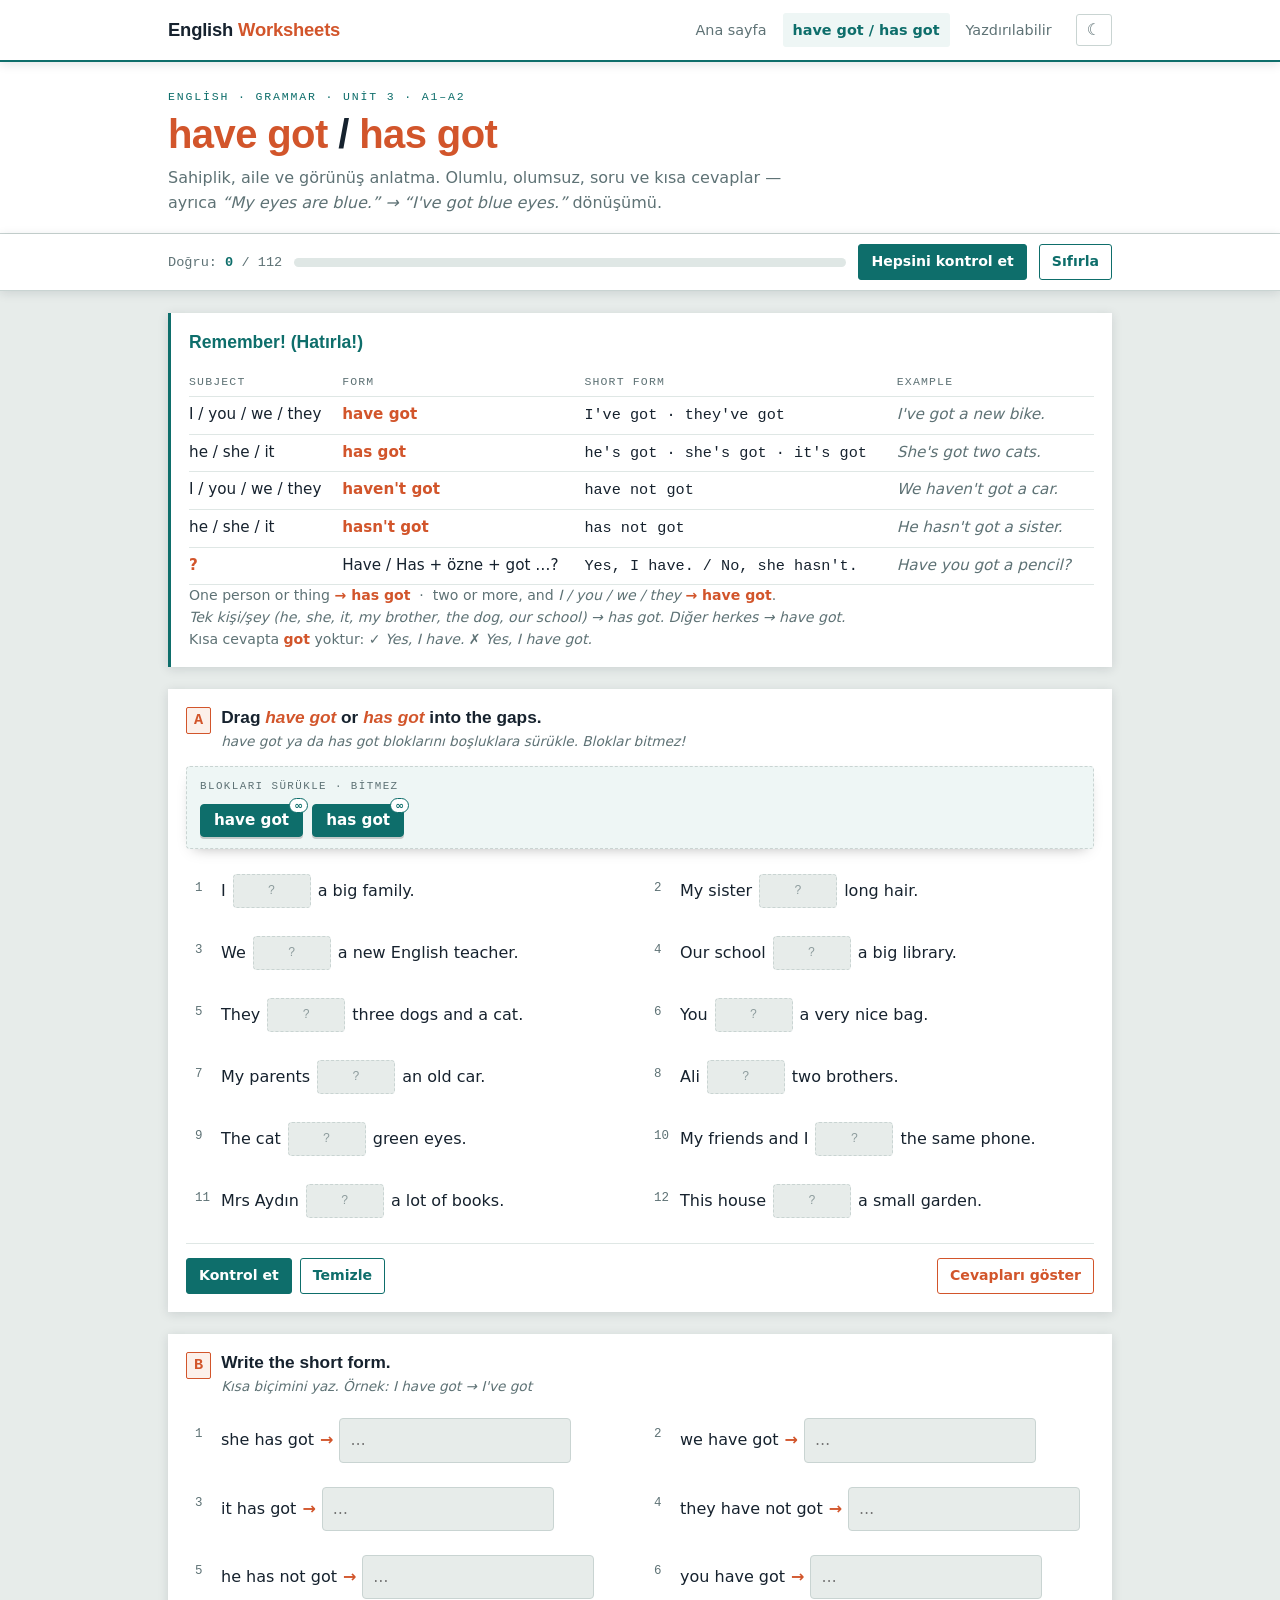
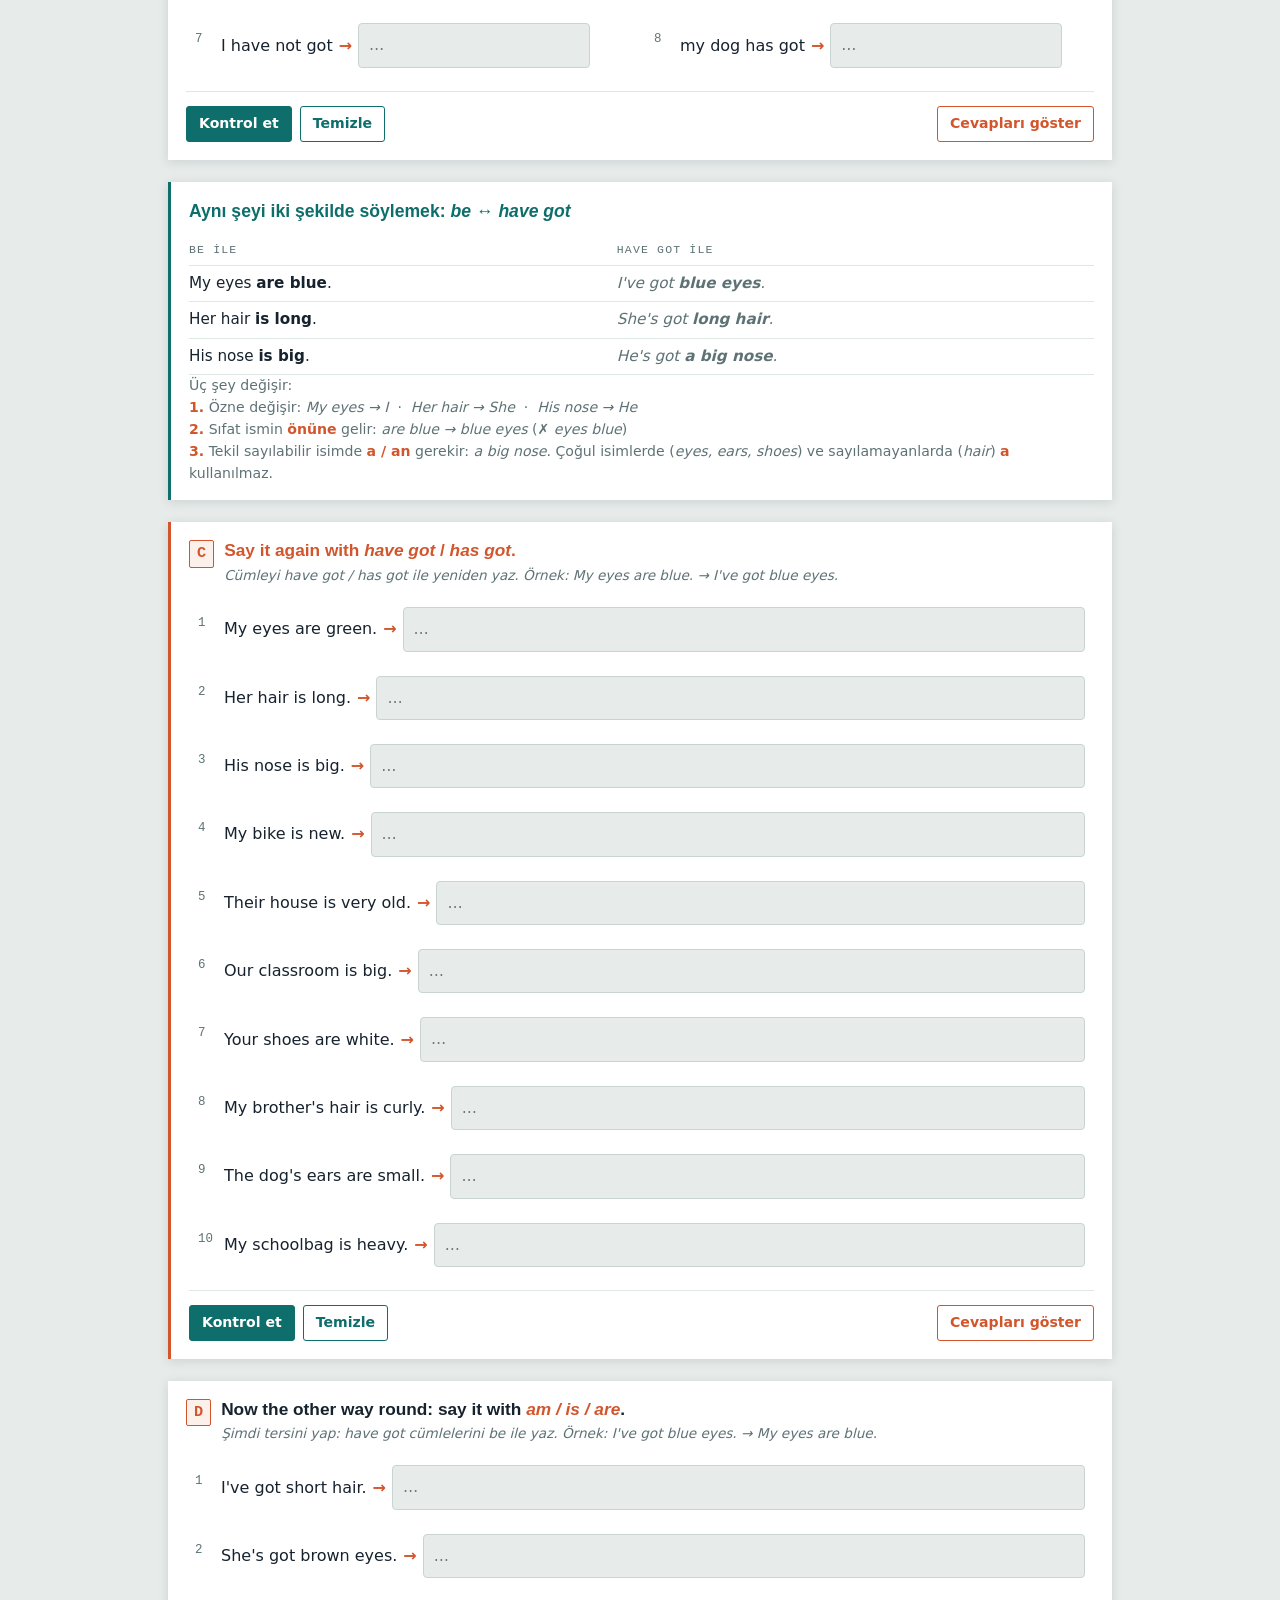
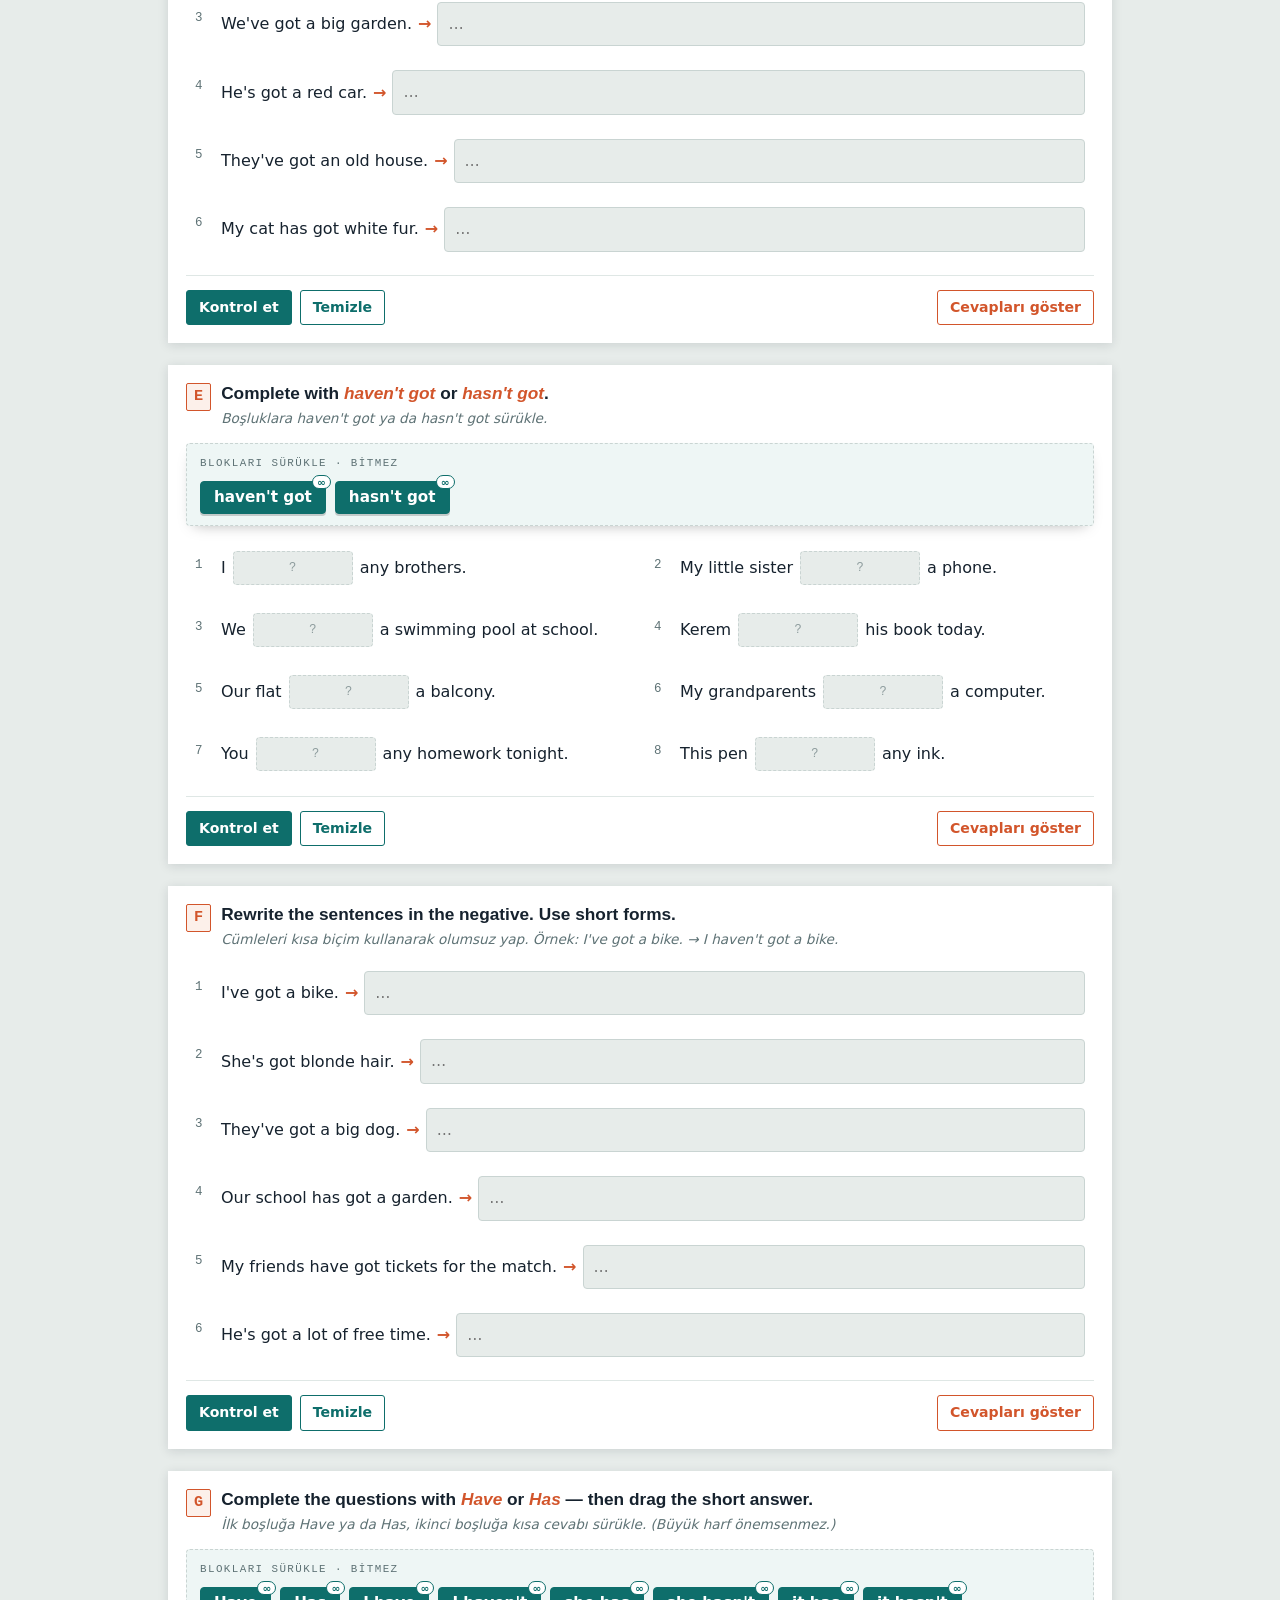
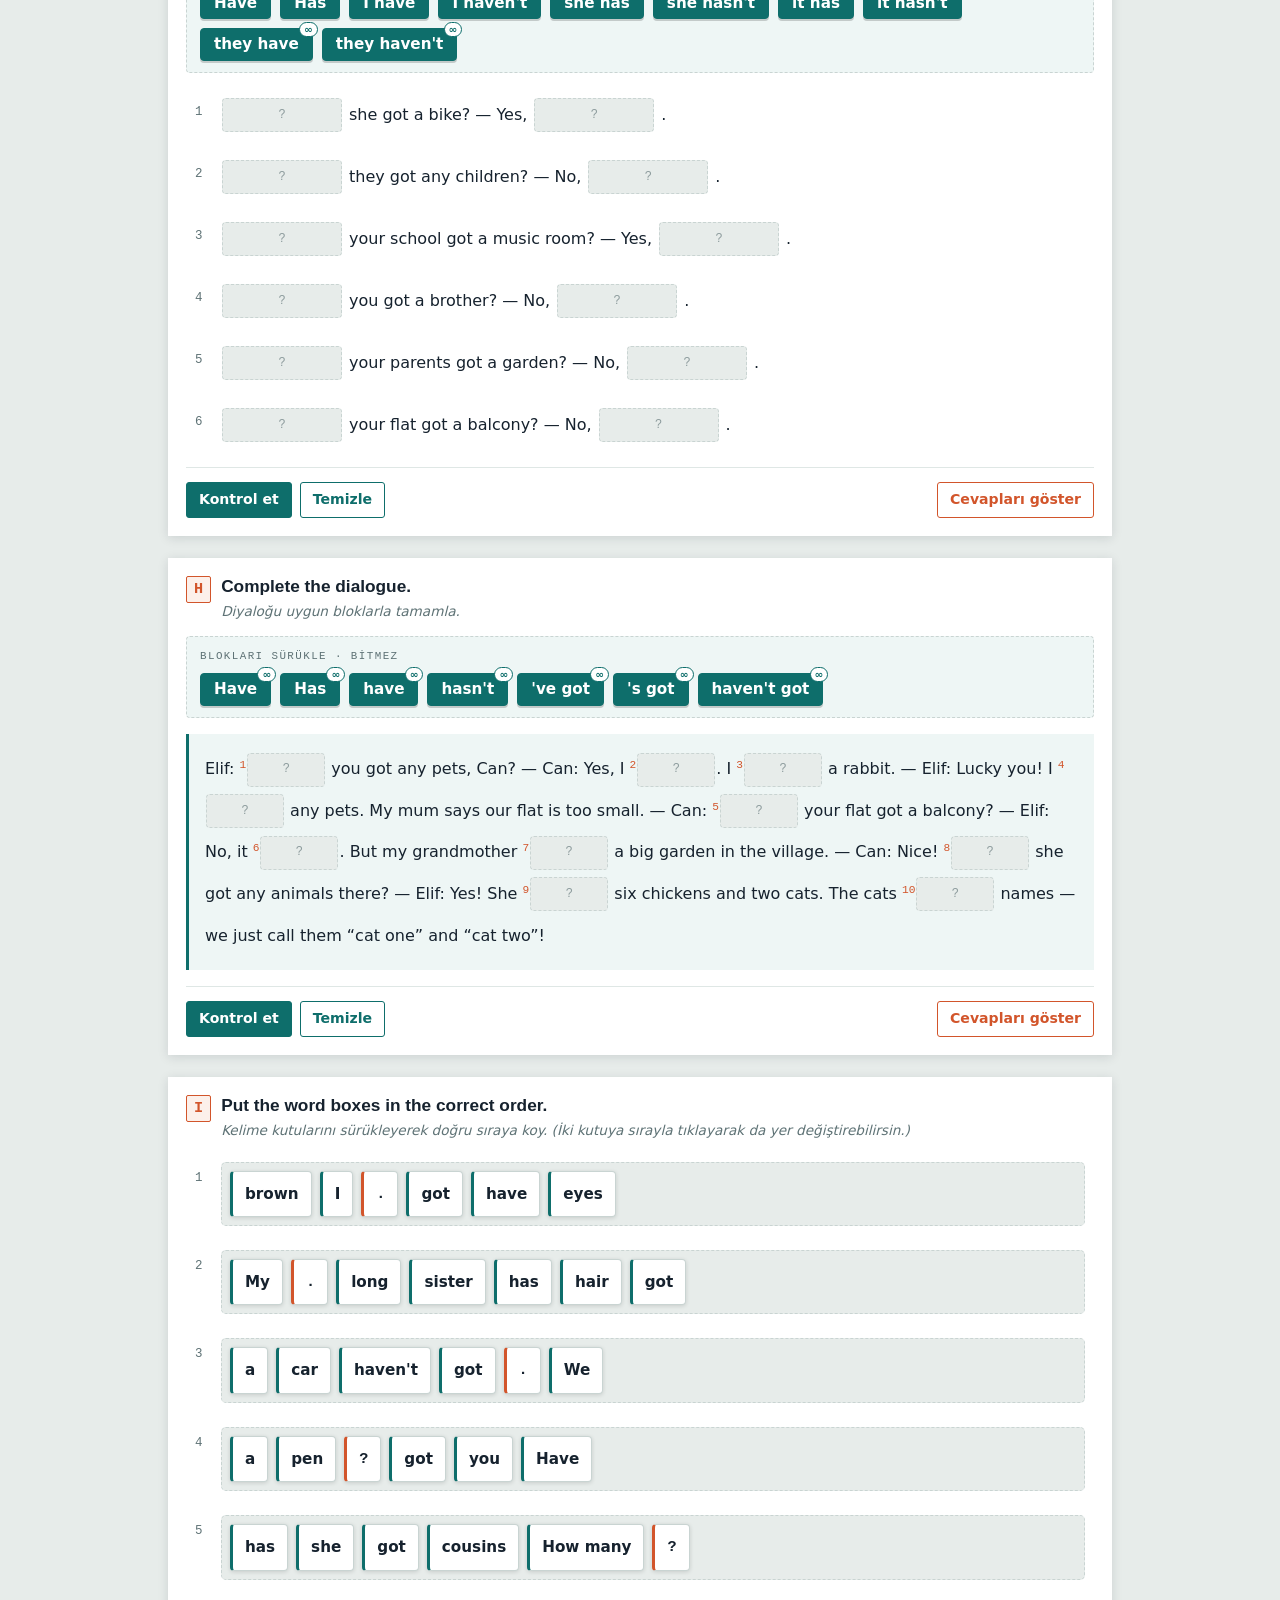
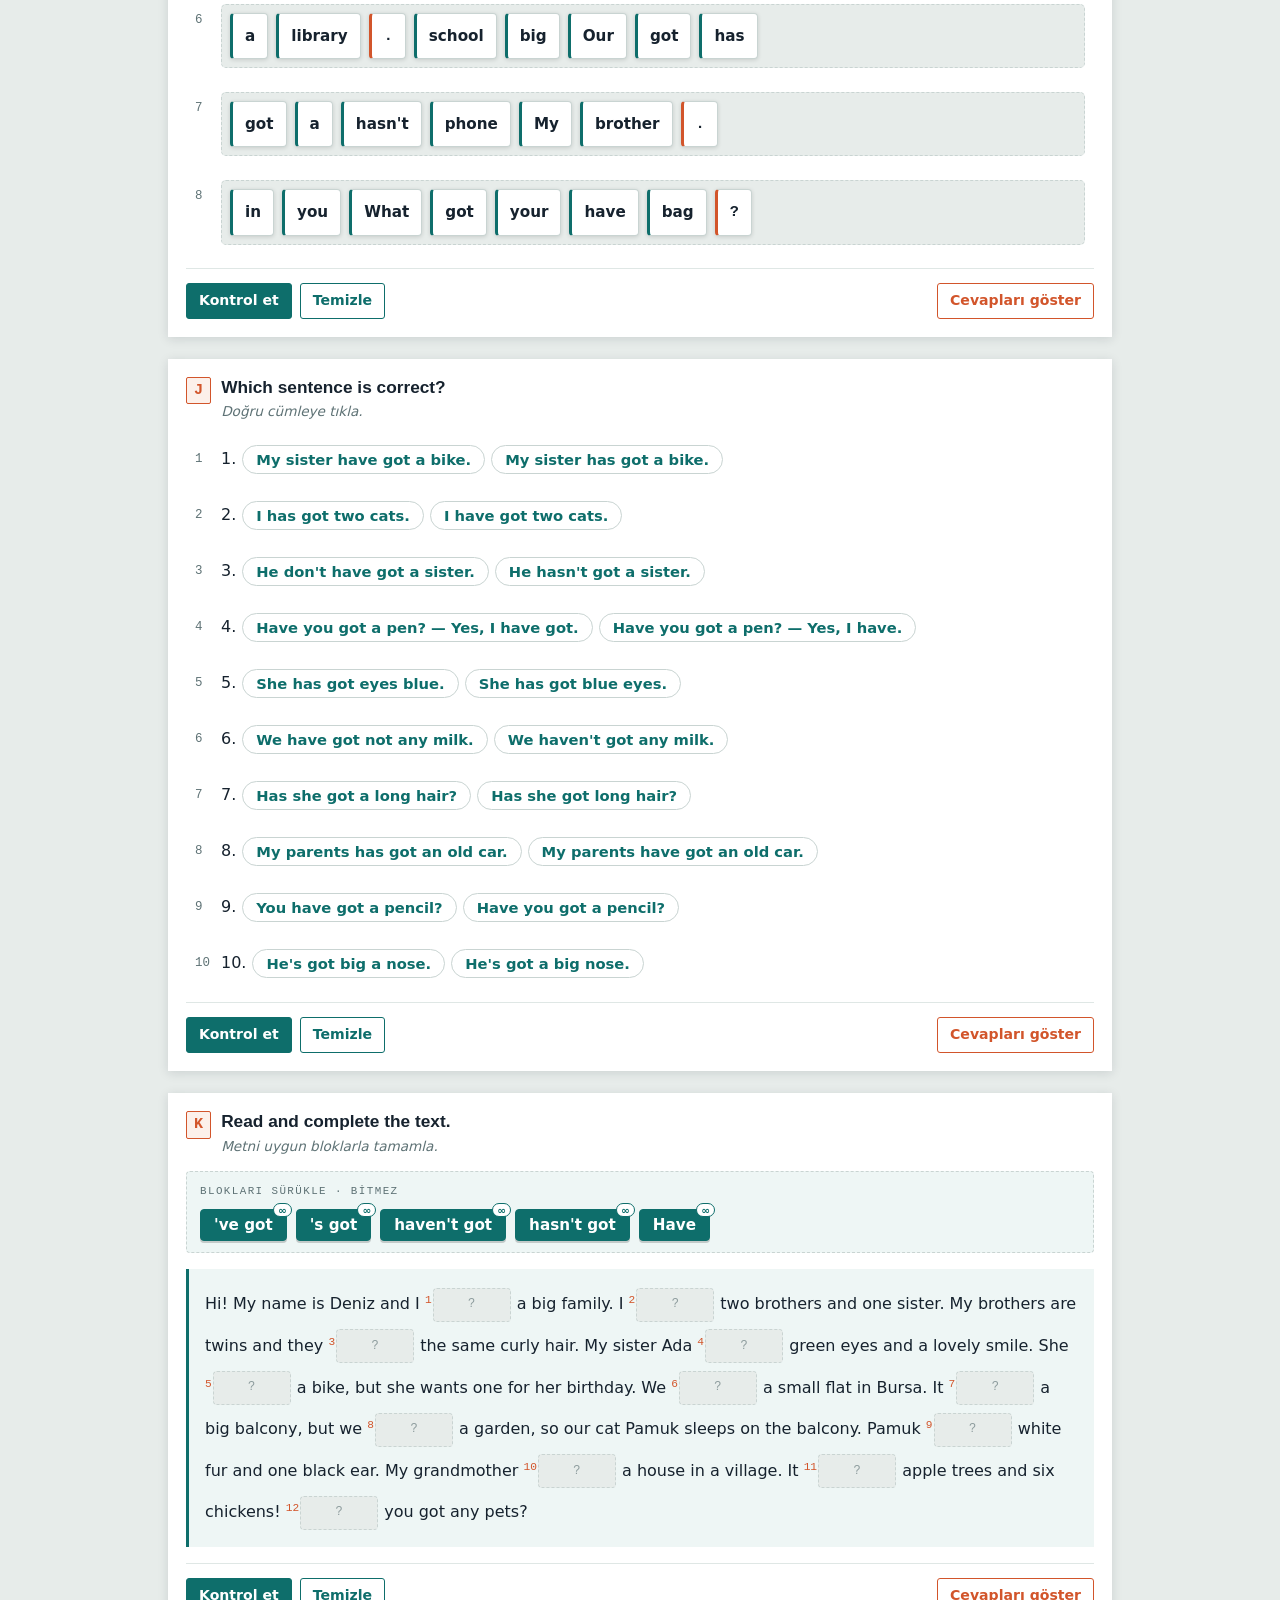
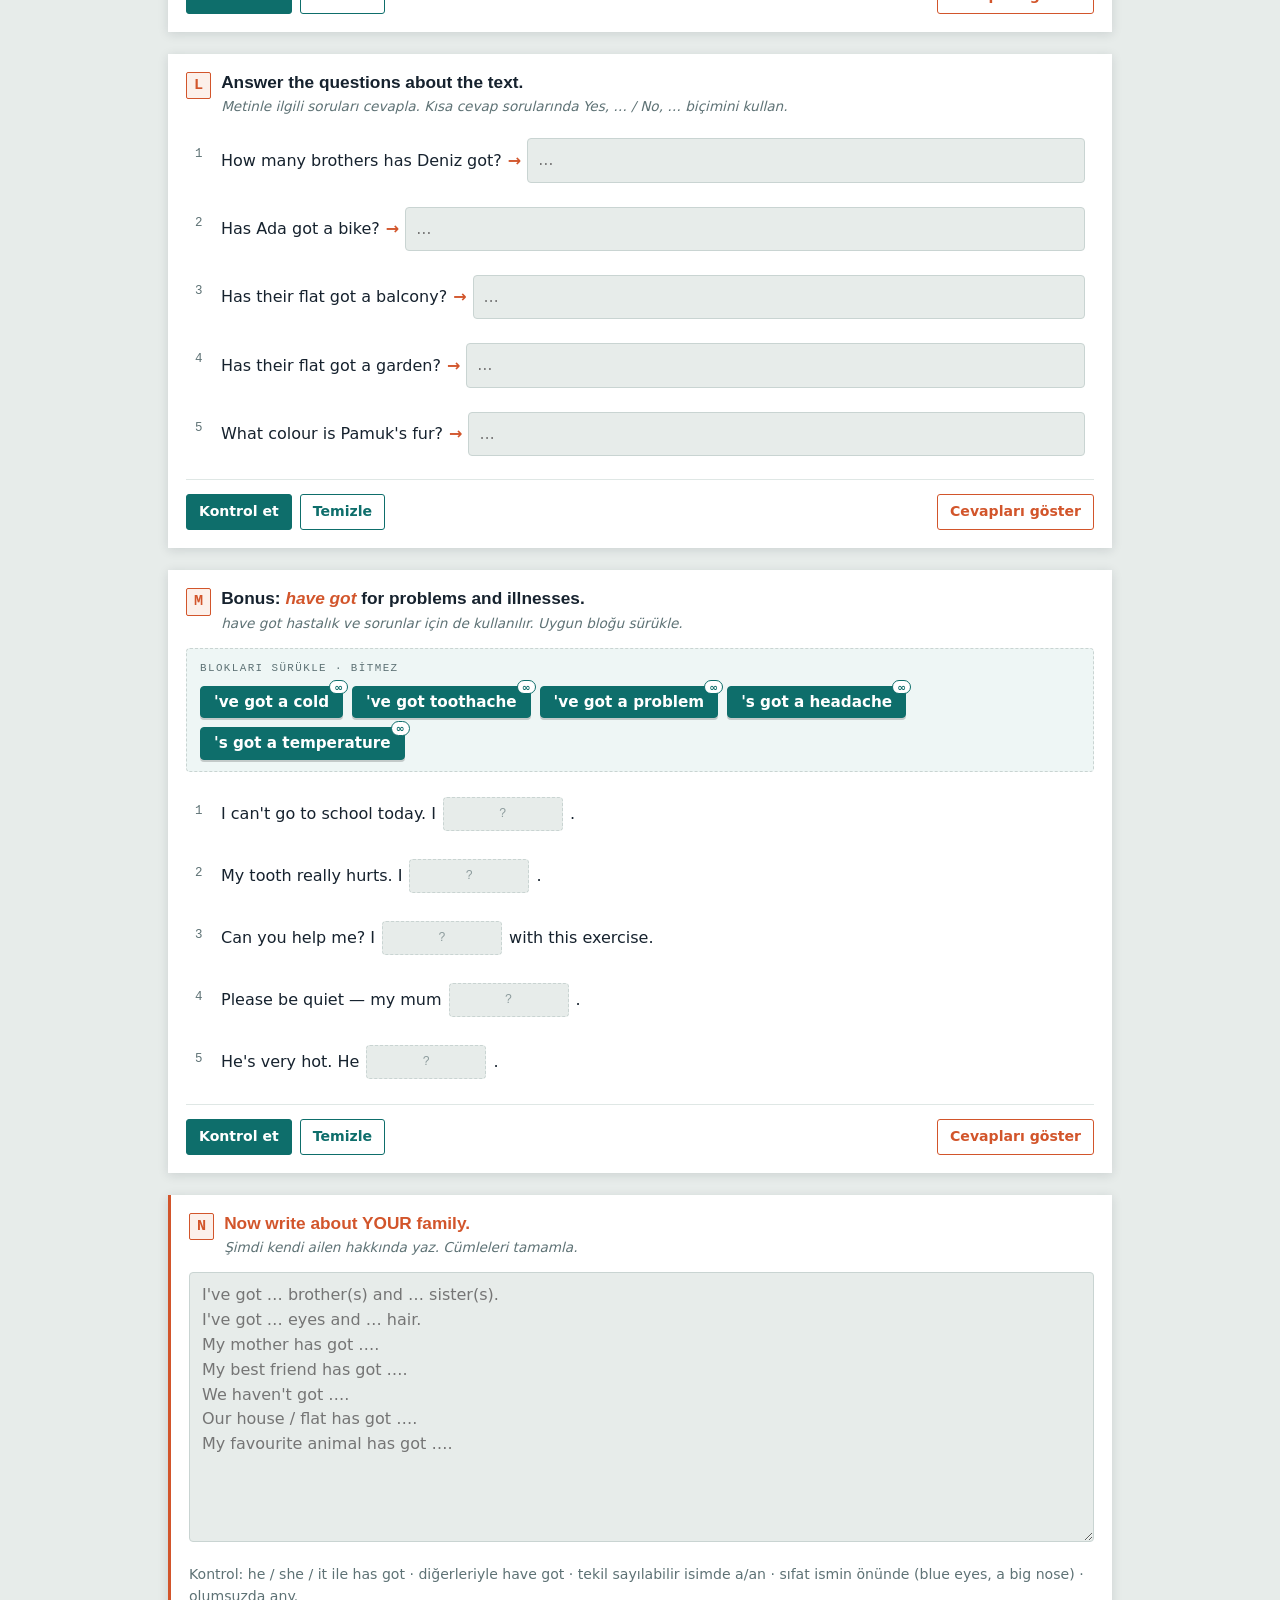
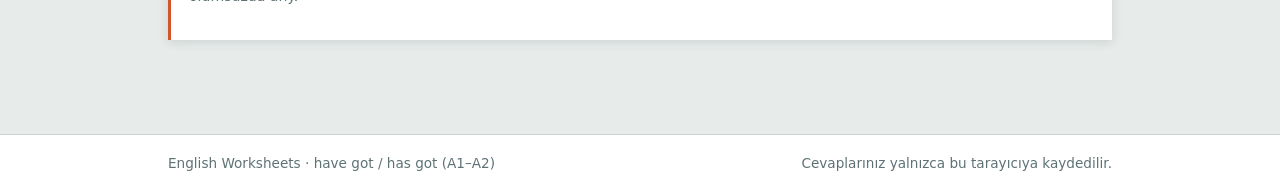
<file: units/have-got-a1.html>
<!doctype html>
<html lang="tr">
<head>
<meta charset="utf-8">
<meta name="viewport" content="width=device-width, initial-scale=1">
<title>have got / has got — İnteraktif Ünite (A1–A2) · English Worksheets</title>
<link rel="stylesheet" href="../assets/style.css">
</head>
<body>

<header class="site-head">
  <div class="wrap">
    <a class="brand" href="../index.html">English <em>Worksheets</em></a>
    <nav class="site-nav">
      <a href="../index.html">Ana sayfa</a>
      <a href="have-got-a1.html" aria-current="page">have got / has got</a>
      <a href="../worksheets/have-got-worksheet.html">Yazdırılabilir</a>
    </nav>
    <button class="theme-btn" type="button" title="Açık / koyu tema" aria-label="Temayı değiştir">☾</button>
  </div>
</header>

<div class="unit-head">
  <div class="wrap">
    <p class="eyebrow">English · Grammar · Unit 3 · A1–A2</p>
    <h1><em>have got</em> / <em>has got</em></h1>
    <p class="lede">Sahiplik, aile ve görünüş anlatma. Olumlu, olumsuz, soru ve kısa cevaplar — ayrıca <i>“My eyes are blue.” → “I've got blue eyes.”</i> dönüşümü.</p>
  </div>
</div>

<div class="progress-bar">
  <div class="wrap">
    <span class="count">Doğru: <b>0</b> / 0</span>
    <span class="track"><i></i></span>
    <button class="btn sm" type="button" data-act="check-all">Hepsini kontrol et</button>
    <button class="btn ghost sm" type="button" data-act="reset-all">Sıfırla</button>
  </div>
</div>

<main class="wrap" id="activities"></main>

<footer class="site-foot">
  <div class="wrap">
    <span>English Worksheets · have got / has got (A1–A2)</span>
    <span>Cevaplarınız yalnızca bu tarayıcıya kaydedilir.</span>
  </div>
</footer>

<script src="../assets/engine.js"></script>
<script>
UZ.mount({
  unit: 'have-got-a1',
  container: '#activities',
  activities: [

  /* ---------------- kural ---------------- */
  {
    type: 'rule',
    title: 'Remember! (Hatırla!)',
    html: `
      <div class="scroller">
        <table class="grammar">
          <tr><th>Subject</th><th>Form</th><th>Short form</th><th>Example</th></tr>
          <tr><td>I / you / we / they</td><td class="be">have got</td><td class="short">I've got · they've got</td><td class="ex">I've got a new bike.</td></tr>
          <tr><td>he / she / it</td><td class="be">has got</td><td class="short">he's got · she's got · it's got</td><td class="ex">She's got two cats.</td></tr>
          <tr><td>I / you / we / they</td><td class="be">haven't got</td><td class="short">have not got</td><td class="ex">We haven't got a car.</td></tr>
          <tr><td>he / she / it</td><td class="be">hasn't got</td><td class="short">has not got</td><td class="ex">He hasn't got a sister.</td></tr>
          <tr><td class="be">?</td><td>Have / Has + özne + got …?</td><td class="short">Yes, I have. / No, she hasn't.</td><td class="ex">Have you got a pencil?</td></tr>
        </table>
      </div>
      <p class="tip">One person or thing <b>→ has got</b> &nbsp;·&nbsp; two or more, and <i>I / you / we / they</i> <b>→ have got</b>.<br>
      <i>Tek kişi/şey (he, she, it, my brother, the dog, our school) → has got. Diğer herkes → have got.</i><br>
      Kısa cevapta <b>got</b> yoktur: ✓ <i>Yes, I have.</i> ✗ <i>Yes, I have got.</i></p>`
  },

  /* ---------------- A: have got / has got ---------------- */
  {
    type: 'drag', tag: 'A',
    title: 'Drag <i>have got</i> or <i>has got</i> into the gaps.',
    tr: 'have got ya da has got bloklarını boşluklara sürükle. Bloklar bitmez!',
    bank: ['have got', 'has got'],
    cols: 2,
    items: [
      { q: 'I ___ a big family.',              a: 'have got' },
      { q: 'My sister ___ long hair.',         a: 'has got'  },
      { q: 'We ___ a new English teacher.',    a: 'have got' },
      { q: 'Our school ___ a big library.',    a: 'has got'  },
      { q: 'They ___ three dogs and a cat.',   a: 'have got' },
      { q: 'You ___ a very nice bag.',         a: 'have got' },
      { q: 'My parents ___ an old car.',       a: 'have got' },
      { q: 'Ali ___ two brothers.',            a: 'has got'  },
      { q: 'The cat ___ green eyes.',          a: 'has got'  },
      { q: 'My friends and I ___ the same phone.', a: 'have got' },
      { q: 'Mrs Aydın ___ a lot of books.',    a: 'has got'  },
      { q: 'This house ___ a small garden.',   a: 'has got'  }
    ]
  },

  /* ---------------- B: kısa biçimler ---------------- */
  {
    type: 'type', tag: 'B',
    title: 'Write the short form.',
    tr: 'Kısa biçimini yaz. Örnek: I have got → I\'ve got',
    cols: 2, size: '',
    items: [
      { q: 'she has got',      a: ["she's got"] },
      { q: 'we have got',      a: ["we've got"] },
      { q: 'it has got',       a: ["it's got"] },
      { q: 'they have not got',a: ["they haven't got"] },
      { q: 'he has not got',   a: ["he hasn't got"] },
      { q: 'you have got',     a: ["you've got"] },
      { q: 'I have not got',   a: ["I haven't got"] },
      { q: 'my dog has got',   a: ["my dog's got", "my dog has got"] }
    ]
  },

  /* ---------------- kural: be ↔ have got ---------------- */
  {
    type: 'rule',
    title: 'Aynı şeyi iki şekilde söylemek: <i>be</i> ↔ <i>have got</i>',
    html: `
      <div class="scroller">
        <table class="grammar">
          <tr><th>be ile</th><th>have got ile</th></tr>
          <tr><td>My eyes <b>are blue</b>.</td><td class="ex">I've got <b>blue eyes</b>.</td></tr>
          <tr><td>Her hair <b>is long</b>.</td><td class="ex">She's got <b>long hair</b>.</td></tr>
          <tr><td>His nose <b>is big</b>.</td><td class="ex">He's got <b>a big nose</b>.</td></tr>
        </table>
      </div>
      <p class="tip">Üç şey değişir:<br>
      <b>1.</b> Özne değişir: <i>My eyes → I</i> &nbsp;·&nbsp; <i>Her hair → She</i> &nbsp;·&nbsp; <i>His nose → He</i><br>
      <b>2.</b> Sıfat ismin <b>önüne</b> gelir: <i>are blue → blue eyes</i> (✗ <i>eyes blue</i>)<br>
      <b>3.</b> Tekil sayılabilir isimde <b>a / an</b> gerekir: <i>a big nose</i>. Çoğul isimlerde (<i>eyes, ears, shoes</i>)
      ve sayılamayanlarda (<i>hair</i>) <b>a</b> kullanılmaz.</p>`
  },

  /* ---------------- C: be → have got (ana alıştırma) ---------------- */
  {
    type: 'type', tag: 'C', challenge: true,
    title: 'Say it again with <i>have got</i> / <i>has got</i>.',
    tr: 'Cümleyi have got / has got ile yeniden yaz. Örnek: My eyes are blue. → I\'ve got blue eyes.',
    size: 'xl',
    items: [
      { q: 'My eyes are green.',
        a: ["I've got green eyes.", "I've got green eyes", 'I have got green eyes.', 'I have got green eyes'] },
      { q: 'Her hair is long.',
        a: ["She's got long hair.", "She's got long hair", 'She has got long hair.', 'She has got long hair'] },
      { q: 'His nose is big.',
        a: ["He's got a big nose.", "He's got a big nose", 'He has got a big nose.', 'He has got a big nose'] },
      { q: 'My bike is new.',
        a: ["I've got a new bike.", "I've got a new bike", 'I have got a new bike.', 'I have got a new bike'] },
      { q: 'Their house is very old.',
        a: ["They've got a very old house.", "They've got a very old house", 'They have got a very old house.', 'They have got a very old house'] },
      { q: 'Our classroom is big.',
        a: ["We've got a big classroom.", "We've got a big classroom", 'We have got a big classroom.', 'We have got a big classroom'] },
      { q: 'Your shoes are white.',
        a: ["You've got white shoes.", "You've got white shoes", 'You have got white shoes.', 'You have got white shoes'] },
      { q: "My brother's hair is curly.",
        a: ["My brother's got curly hair.", "My brother's got curly hair", 'My brother has got curly hair.', 'My brother has got curly hair'] },
      { q: "The dog's ears are small.",
        a: ["The dog's got small ears.", "The dog's got small ears", 'The dog has got small ears.', 'The dog has got small ears'] },
      { q: 'My schoolbag is heavy.',
        a: ["I've got a heavy schoolbag.", "I've got a heavy schoolbag", 'I have got a heavy schoolbag.', 'I have got a heavy schoolbag'] }
    ]
  },

  /* ---------------- D: have got → be ---------------- */
  {
    type: 'type', tag: 'D',
    title: 'Now the other way round: say it with <i>am / is / are</i>.',
    tr: 'Şimdi tersini yap: have got cümlelerini be ile yaz. Örnek: I\'ve got blue eyes. → My eyes are blue.',
    size: 'xl',
    items: [
      { q: "I've got short hair.",     a: ['My hair is short.', 'My hair is short'] },
      { q: "She's got brown eyes.",    a: ['Her eyes are brown.', 'Her eyes are brown'] },
      { q: "We've got a big garden.",  a: ['Our garden is big.', 'Our garden is big'] },
      { q: "He's got a red car.",      a: ['His car is red.', 'His car is red'] },
      { q: "They've got an old house.",a: ['Their house is old.', 'Their house is old'] },
      { q: 'My cat has got white fur.',a: ["My cat's fur is white.", "My cat's fur is white", 'My cats fur is white'] }
    ]
  },

  /* ---------------- E: olumsuz ---------------- */
  {
    type: 'drag', tag: 'E',
    title: 'Complete with <i>haven\'t got</i> or <i>hasn\'t got</i>.',
    tr: 'Boşluklara haven\'t got ya da hasn\'t got sürükle.',
    bank: ["haven't got", "hasn't got"],
    cols: 2, wide: true,
    items: [
      { q: 'I ___ any brothers.',                     a: "haven't got" },
      { q: 'My little sister ___ a phone.',           a: "hasn't got"  },
      { q: 'We ___ a swimming pool at school.',       a: "haven't got" },
      { q: 'Kerem ___ his book today.',               a: "hasn't got"  },
      { q: 'Our flat ___ a balcony.',                 a: "hasn't got"  },
      { q: 'My grandparents ___ a computer.',         a: "haven't got" },
      { q: 'You ___ any homework tonight.',           a: "haven't got" },
      { q: 'This pen ___ any ink.',                   a: "hasn't got"  }
    ]
  },

  /* ---------------- F: olumsuza çevir ---------------- */
  {
    type: 'type', tag: 'F',
    title: 'Rewrite the sentences in the negative. Use short forms.',
    tr: 'Cümleleri kısa biçim kullanarak olumsuz yap. Örnek: I\'ve got a bike. → I haven\'t got a bike.',
    size: 'xl',
    items: [
      { q: "I've got a bike.",
        a: ["I haven't got a bike.", "I haven't got a bike"] },
      { q: "She's got blonde hair.",
        a: ["She hasn't got blonde hair.", "She hasn't got blonde hair"] },
      { q: "They've got a big dog.",
        a: ["They haven't got a big dog.", "They haven't got a big dog"] },
      { q: 'Our school has got a garden.',
        a: ["Our school hasn't got a garden.", "Our school hasn't got a garden"] },
      { q: 'My friends have got tickets for the match.',
        a: ["My friends haven't got tickets for the match.", "My friends haven't got tickets for the match"] },
      { q: "He's got a lot of free time.",
        a: ["He hasn't got a lot of free time.", "He hasn't got a lot of free time", "He hasn't got much free time.", "He hasn't got much free time"] }
    ]
  },

  /* ---------------- G: soru + kısa cevap ---------------- */
  {
    type: 'drag', tag: 'G',
    title: 'Complete the questions with <i>Have</i> or <i>Has</i> — then drag the short answer.',
    tr: 'İlk boşluğa Have ya da Has, ikinci boşluğa kısa cevabı sürükle. (Büyük harf önemsenmez.)',
    bank: ['Have', 'Has', 'I have', "I haven't", 'she has', "she hasn't", 'it has', "it hasn't", 'they have', "they haven't"],
    sticky: false, wide: true,
    items: [
      { q: '___ she got a bike? — Yes, ___.',                 a: ['Has', 'she has'] },
      { q: '___ they got any children? — No, ___.',           a: ['Have', "they haven't"] },
      { q: '___ your school got a music room? — Yes, ___.',   a: ['Has', 'it has'] },
      { q: '___ you got a brother? — No, ___.',               a: ['Have', "I haven't"] },
      { q: '___ your parents got a garden? — No, ___.',       a: ['Have', "they haven't"] },
      { q: '___ your flat got a balcony? — No, ___.',         a: ['Has', "it hasn't"] }
    ]
  },

  /* ---------------- H: diyalog ---------------- */
  {
    type: 'cloze', tag: 'H',
    title: 'Complete the dialogue.',
    tr: 'Diyaloğu uygun bloklarla tamamla.',
    bank: ['Have', 'Has', 'have', "hasn't", "'ve got", "'s got", "haven't got"],
    sticky: false,
    text: 'Elif: ___ you got any pets, Can? — ' +
          'Can: Yes, I ___. I ___ a rabbit. — ' +
          'Elif: Lucky you! I ___ any pets. My mum says our flat is too small. — ' +
          'Can: ___ your flat got a balcony? — ' +
          "Elif: No, it ___. But my grandmother ___ a big garden in the village. — " +
          'Can: Nice! ___ she got any animals there? — ' +
          'Elif: Yes! She ___ six chickens and two cats. The cats ___ names — we just call them “cat one” and “cat two”!',
    answers: ['Have', 'have', "'ve got", "haven't got", 'Has', "hasn't", "'s got", 'Has', "'s got", "haven't got"]
  },

  /* ---------------- I: cümle sıralama ---------------- */
  {
    type: 'order', tag: 'I',
    title: 'Put the word boxes in the correct order.',
    tr: 'Kelime kutularını sürükleyerek doğru sıraya koy. (İki kutuya sırayla tıklayarak da yer değiştirebilirsin.)',
    items: [
      { words: ['got', 'I', 'brown', 'have', 'eyes', '.'],
        a: ['I', 'have', 'got', 'brown', 'eyes', '.'] },
      { words: ['has', 'My', 'long', 'sister', 'hair', 'got', '.'],
        a: ['My', 'sister', 'has', 'got', 'long', 'hair', '.'] },
      { words: ["haven't", 'We', 'car', 'a', 'got', '.'],
        a: ['We', "haven't", 'got', 'a', 'car', '.'] },
      { words: ['got', 'you', 'Have', 'pen', 'a', '?'],
        a: ['Have', 'you', 'got', 'a', 'pen', '?'] },
      { words: ['got', 'has', 'cousins', 'How many', 'she', '?'],
        a: ['How many', 'cousins', 'has', 'she', 'got', '?'] },
      { words: ['big', 'Our', 'got', 'a', 'school', 'library', 'has', '.'],
        a: ['Our', 'school', 'has', 'got', 'a', 'big', 'library', '.'] },
      { words: ["hasn't", 'My', 'phone', 'brother', 'a', 'got', '.'],
        a: ['My', 'brother', "hasn't", 'got', 'a', 'phone', '.'] },
      { words: ['in', 'What', 'got', 'bag', 'have', 'your', 'you', '?'],
        a: ['What', 'have', 'you', 'got', 'in', 'your', 'bag', '?'] }
    ]
  },

  /* ---------------- J: hatayı bul ---------------- */
  {
    type: 'choice', tag: 'J',
    title: 'Which sentence is correct?',
    tr: 'Doğru cümleye tıkla.',
    items: [
      { q: '1.', opts: ['My sister have got a bike.', 'My sister has got a bike.'], a: 'My sister has got a bike.' },
      { q: '2.', opts: ['I has got two cats.', 'I have got two cats.'], a: 'I have got two cats.' },
      { q: '3.', opts: ["He don't have got a sister.", "He hasn't got a sister."], a: "He hasn't got a sister." },
      { q: '4.', opts: ['Have you got a pen? — Yes, I have got.', 'Have you got a pen? — Yes, I have.'], a: 'Have you got a pen? — Yes, I have.' },
      { q: '5.', opts: ['She has got eyes blue.', 'She has got blue eyes.'], a: 'She has got blue eyes.' },
      { q: '6.', opts: ['We have got not any milk.', "We haven't got any milk."], a: "We haven't got any milk." },
      { q: '7.', opts: ['Has she got a long hair?', 'Has she got long hair?'], a: 'Has she got long hair?' },
      { q: '8.', opts: ['My parents has got an old car.', 'My parents have got an old car.'], a: 'My parents have got an old car.' },
      { q: '9.', opts: ['You have got a pencil?', 'Have you got a pencil?'], a: 'Have you got a pencil?' },
      { q: '10.', opts: ["He's got big a nose.", "He's got a big nose."], a: "He's got a big nose." }
    ]
  },

  /* ---------------- K: okuma metni ---------------- */
  {
    type: 'cloze', tag: 'K',
    title: 'Read and complete the text.',
    tr: 'Metni uygun bloklarla tamamla.',
    bank: ["'ve got", "'s got", "haven't got", "hasn't got", 'Have'],
    sticky: false,
    text: 'Hi! My name is Deniz and I ___ a big family. I ___ two brothers and one sister. ' +
          'My brothers are twins and they ___ the same curly hair. ' +
          'My sister Ada ___ green eyes and a lovely smile. ' +
          'She ___ a bike, but she wants one for her birthday. ' +
          'We ___ a small flat in Bursa. It ___ a big balcony, but we ___ a garden, ' +
          'so our cat Pamuk sleeps on the balcony. Pamuk ___ white fur and one black ear. ' +
          'My grandmother ___ a house in a village. It ___ apple trees and six chickens! ___ you got any pets?',
    answers: ["'ve got", "'ve got", "'ve got", "'s got", "hasn't got", "'ve got", "'s got", "haven't got", "'s got", "'s got", "'s got", 'Have']
  },

  /* ---------------- L: metin soruları ---------------- */
  {
    type: 'type', tag: 'L',
    title: 'Answer the questions about the text.',
    tr: 'Metinle ilgili soruları cevapla. Kısa cevap sorularında Yes, … / No, … biçimini kullan.',
    size: 'xl',
    items: [
      { q: 'How many brothers has Deniz got?',
        a: ["He's got two brothers.", "He's got two brothers", 'He has got two brothers.', 'Two.', 'Two'] },
      { q: 'Has Ada got a bike?',
        a: ["No, she hasn't.", "No, she hasn't", "she hasn't"] },
      { q: 'Has their flat got a balcony?',
        a: ['Yes, it has.', 'Yes, it has', 'it has'] },
      { q: 'Has their flat got a garden?',
        a: ["No, it hasn't.", "No, it hasn't", "it hasn't", "No, they haven't."] },
      { q: "What colour is Pamuk's fur?",
        a: ['It is white.', "It's white.", "It's white", 'White.', 'White'] }
    ]
  },

  /* ---------------- M: bonus — hastalıklar ---------------- */
  {
    type: 'drag', tag: 'M',
    title: 'Bonus: <i>have got</i> for problems and illnesses.',
    tr: 'have got hastalık ve sorunlar için de kullanılır. Uygun bloğu sürükle.',
    bank: ["'ve got a cold", "'ve got toothache", "'ve got a problem", "'s got a headache", "'s got a temperature"],
    sticky: false, wide: true,
    items: [
      { q: "I can't go to school today. I ___.",          a: "'ve got a cold" },
      { q: 'My tooth really hurts. I ___.',               a: "'ve got toothache" },
      { q: 'Can you help me? I ___ with this exercise.',  a: "'ve got a problem" },
      { q: 'Please be quiet — my mum ___.',               a: "'s got a headache" },
      { q: "He's very hot. He ___.",                      a: "'s got a temperature" }
    ]
  },

  /* ---------------- N: serbest yazma ---------------- */
  {
    type: 'free', tag: 'N', challenge: true,
    title: 'Now write about YOUR family.',
    tr: 'Şimdi kendi ailen hakkında yaz. Cümleleri tamamla.',
    rows: 10,
    placeholder: "I've got … brother(s) and … sister(s).\n" +
                 "I've got … eyes and … hair.\n" +
                 "My mother has got ….\n" +
                 "My best friend has got ….\n" +
                 "We haven't got ….\n" +
                 'Our house / flat has got ….\n' +
                 'My favourite animal has got ….',
    note: 'Kontrol: he / she / it ile has got · diğerleriyle have got · tekil sayılabilir isimde a/an · sıfat ismin önünde (blue eyes, a big nose) · olumsuzda any.'
  }

  ]
});
</script>
</body>
</html>
</file>
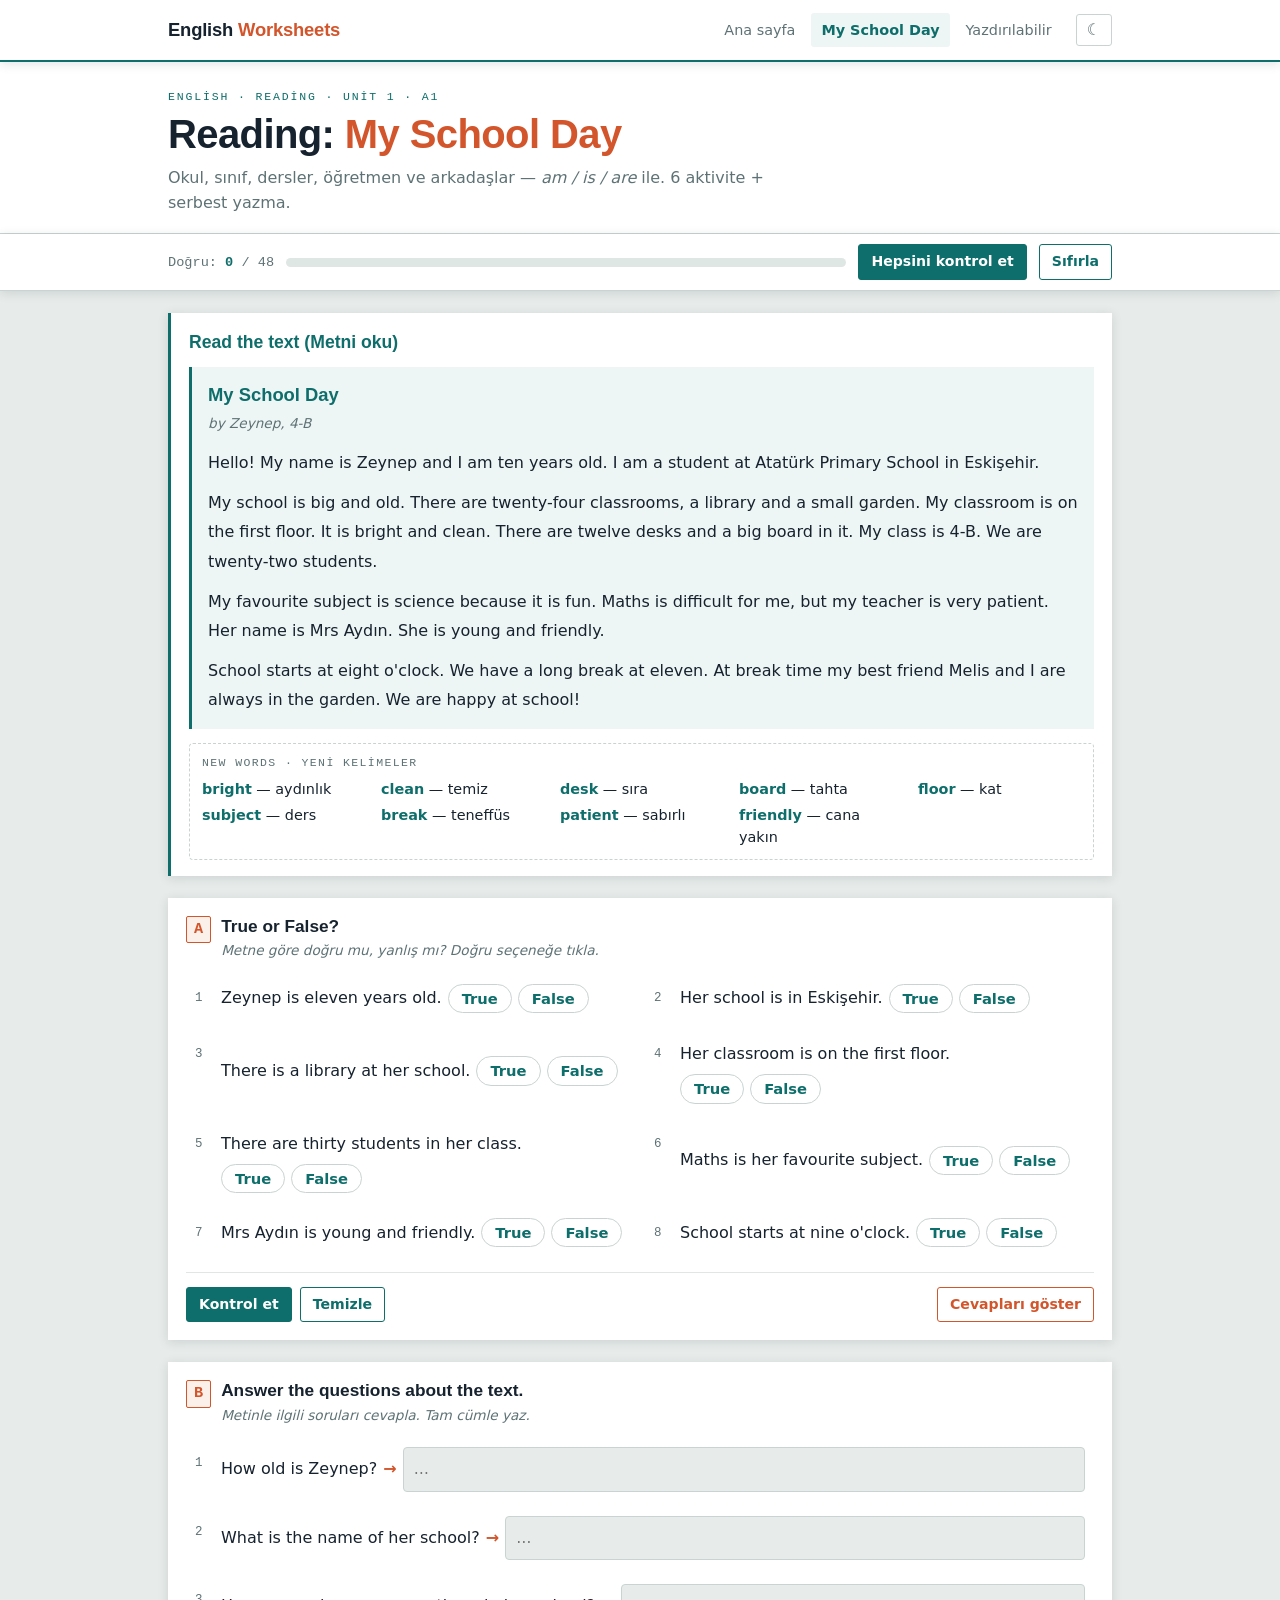
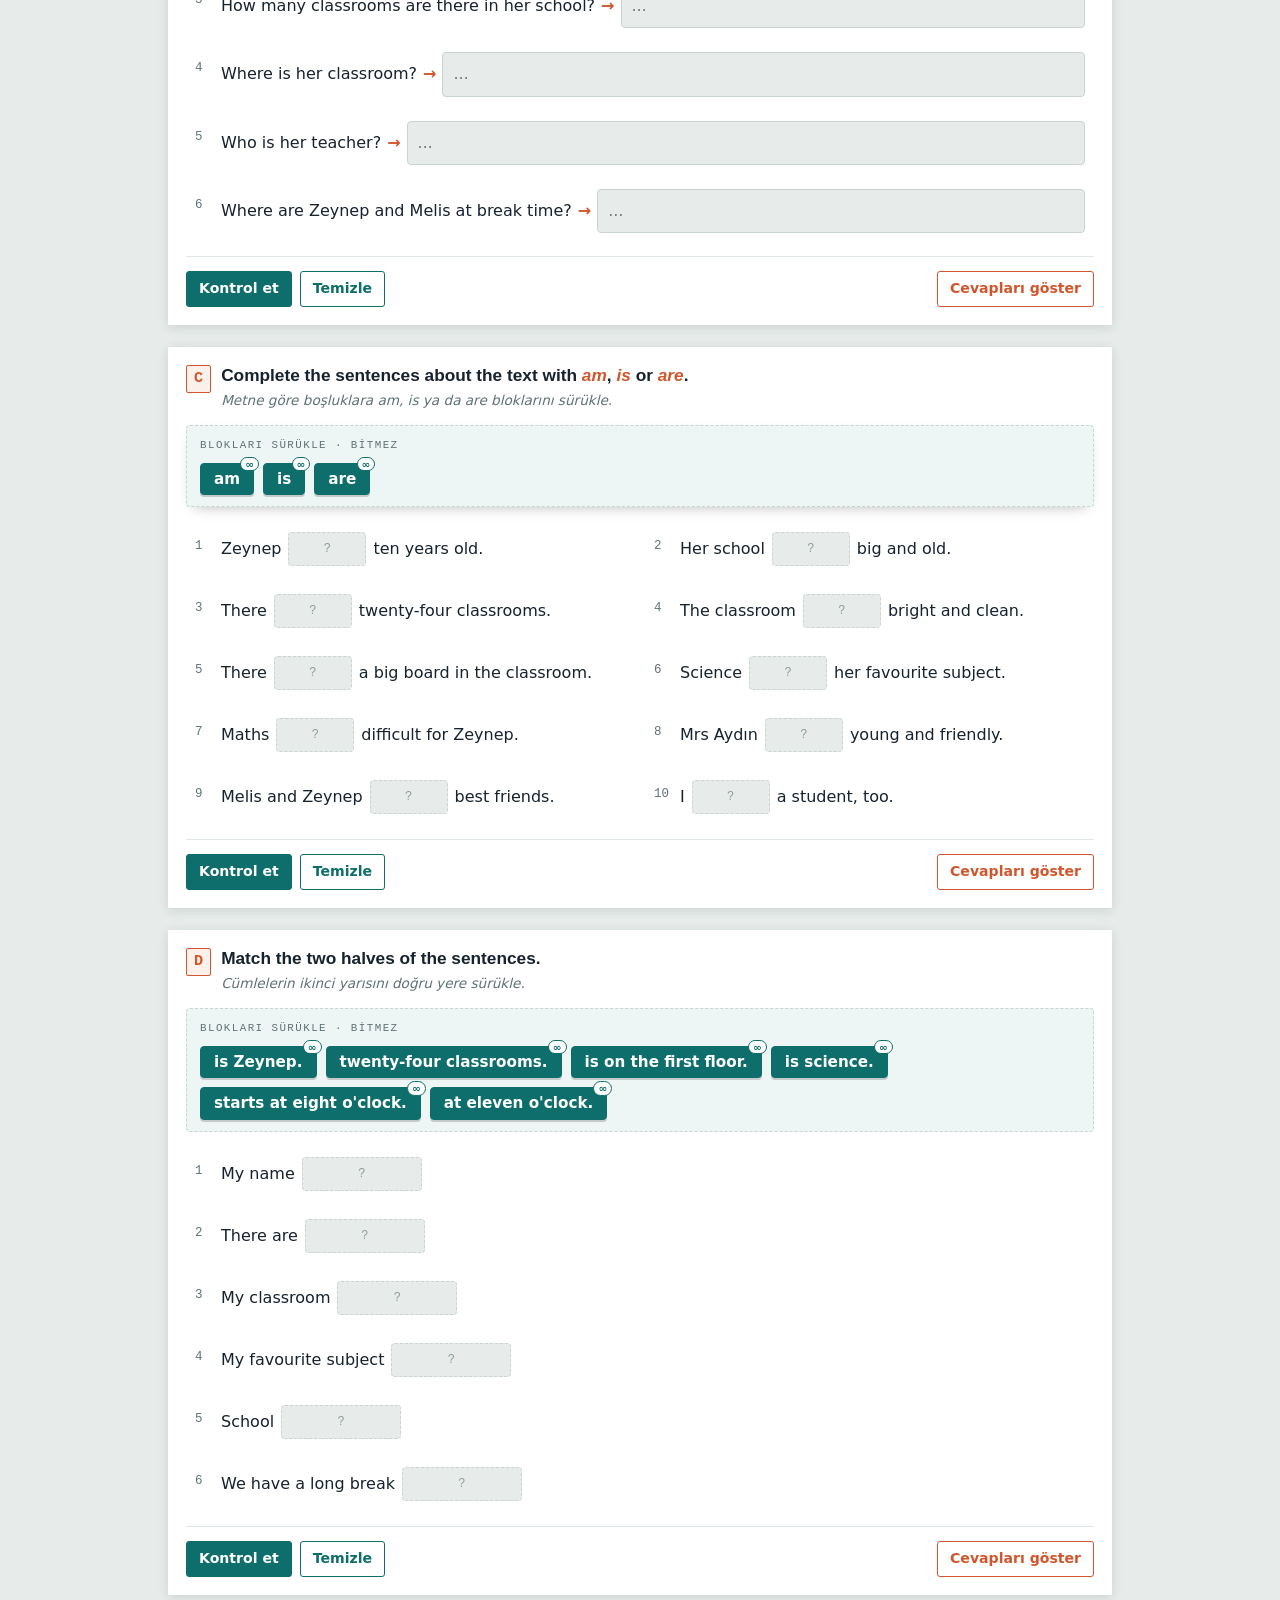
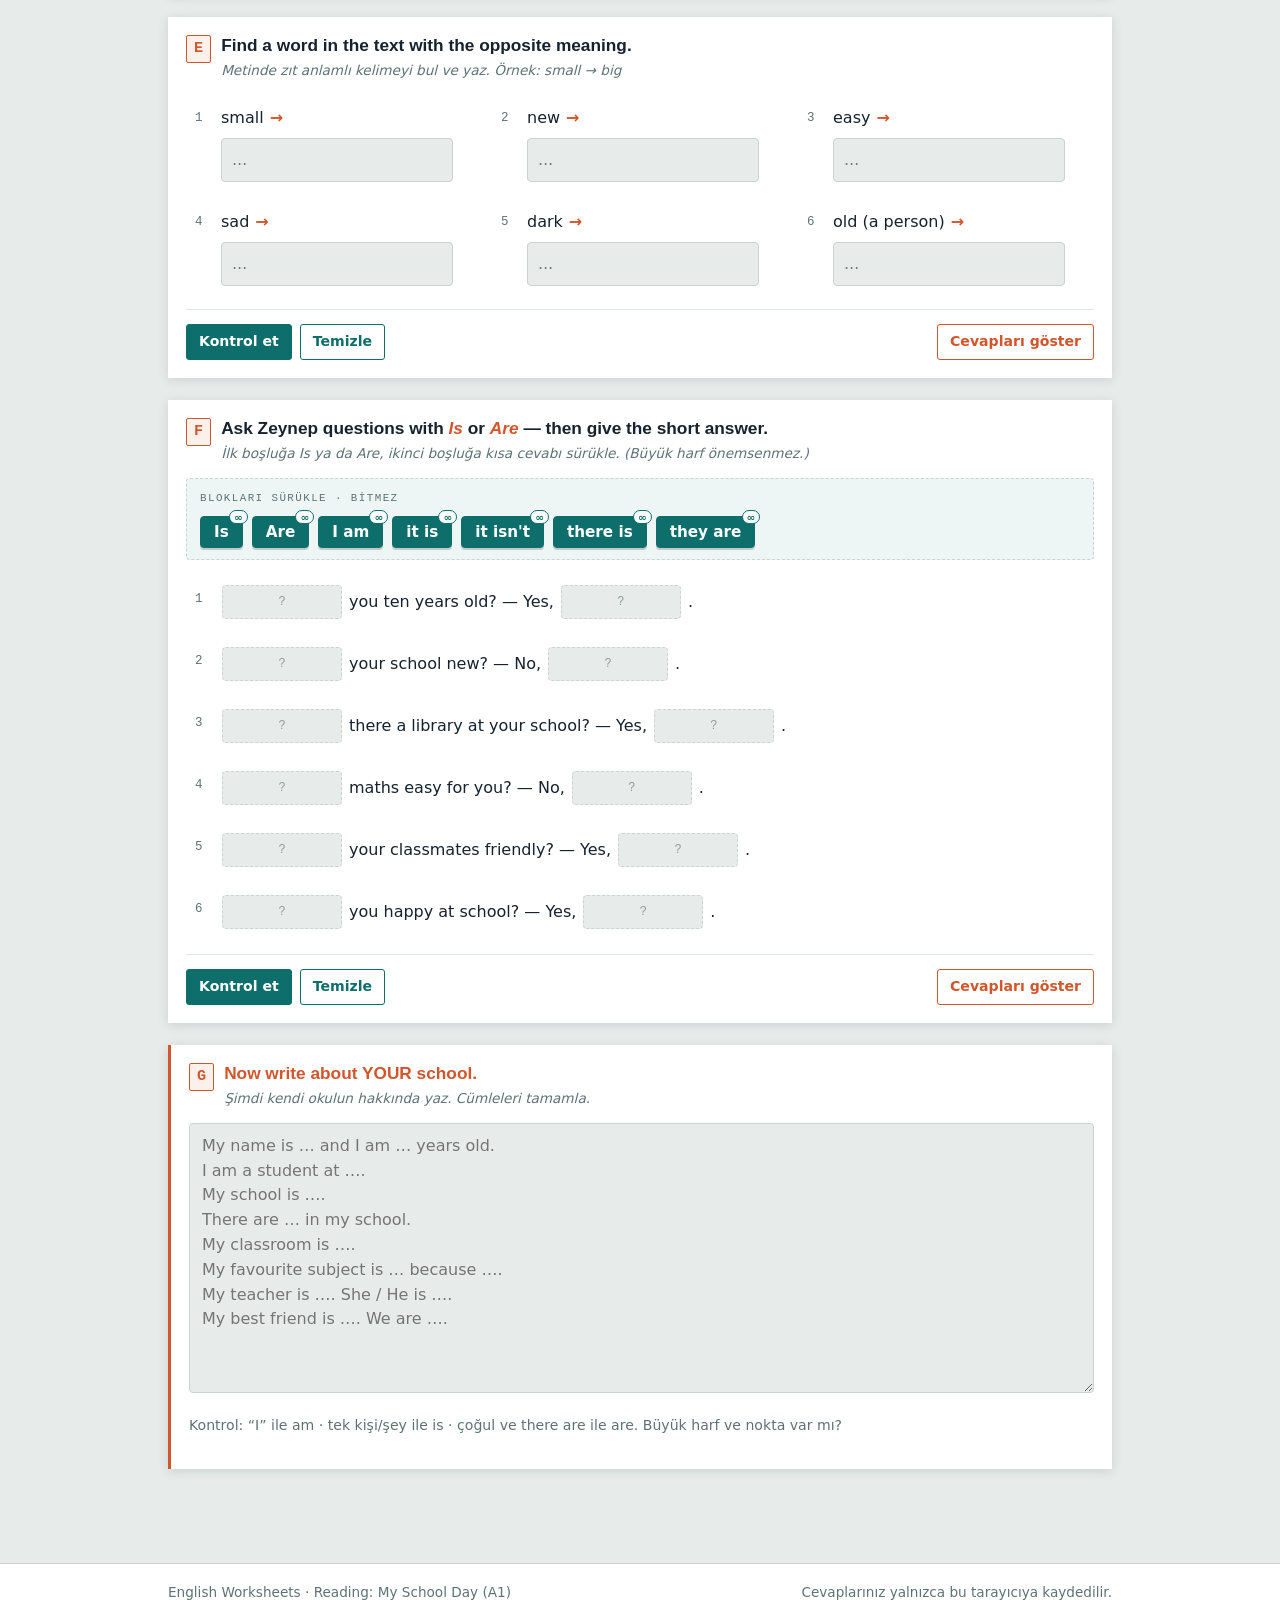
<file: units/reading-school-life-a1.html>
<!doctype html>
<html lang="tr">
<head>
<meta charset="utf-8">
<meta name="viewport" content="width=device-width, initial-scale=1">
<title>Reading: My School Day — İnteraktif Ünite (A1) · English Worksheets</title>
<link rel="stylesheet" href="../assets/style.css">
</head>
<body>

<header class="site-head">
  <div class="wrap">
    <a class="brand" href="../index.html">English <em>Worksheets</em></a>
    <nav class="site-nav">
      <a href="../index.html">Ana sayfa</a>
      <a href="reading-school-life-a1.html" aria-current="page">My School Day</a>
      <a href="../worksheets/reading-school-life-a1.html">Yazdırılabilir</a>
    </nav>
    <button class="theme-btn" type="button" title="Açık / koyu tema" aria-label="Temayı değiştir">☾</button>
  </div>
</header>

<div class="unit-head">
  <div class="wrap">
    <p class="eyebrow">English · Reading · Unit 1 · A1</p>
    <h1>Reading: <em>My School Day</em></h1>
    <p class="lede">Okul, sınıf, dersler, öğretmen ve arkadaşlar — <i>am / is / are</i> ile. 6 aktivite + serbest yazma.</p>
  </div>
</div>

<div class="progress-bar">
  <div class="wrap">
    <span class="count">Doğru: <b>0</b> / 0</span>
    <span class="track"><i></i></span>
    <button class="btn sm" type="button" data-act="check-all">Hepsini kontrol et</button>
    <button class="btn ghost sm" type="button" data-act="reset-all">Sıfırla</button>
  </div>
</div>

<main class="wrap" id="activities"></main>

<footer class="site-foot">
  <div class="wrap">
    <span>English Worksheets · Reading: My School Day (A1)</span>
    <span>Cevaplarınız yalnızca bu tarayıcıya kaydedilir.</span>
  </div>
</footer>

<script src="../assets/engine.js"></script>
<script>
UZ.mount({
  unit: 'reading-school-life-a1',
  container: '#activities',
  activities: [

  /* ---------------- okuma metni ---------------- */
  {
    type: 'rule',
    title: 'Read the text (Metni oku)',
    html: `
      <div class="story">
        <h3>My School Day</h3>
        <p class="byline">by Zeynep, 4-B</p>
        <p>Hello! My name is Zeynep and I am ten years old. I am a student at Atatürk Primary School in Eskişehir.</p>
        <p>My school is big and old. There are twenty-four classrooms, a library and a small garden. My classroom is on the first floor. It is bright and clean. There are twelve desks and a big board in it. My class is 4-B. We are twenty-two students.</p>
        <p>My favourite subject is science because it is fun. Maths is difficult for me, but my teacher is very patient. Her name is Mrs Aydın. She is young and friendly.</p>
        <p>School starts at eight o'clock. We have a long break at eleven. At break time my best friend Melis and I are always in the garden. We are happy at school!</p>
      </div>
      <div class="gloss">
        <span class="gloss-h">new words · yeni kelimeler</span>
        <span><b>bright</b> — aydınlık</span>
        <span><b>clean</b> — temiz</span>
        <span><b>desk</b> — sıra</span>
        <span><b>board</b> — tahta</span>
        <span><b>floor</b> — kat</span>
        <span><b>subject</b> — ders</span>
        <span><b>break</b> — teneffüs</span>
        <span><b>patient</b> — sabırlı</span>
        <span><b>friendly</b> — cana yakın</span>
      </div>`
  },

  /* ---------------- A: True / False ---------------- */
  {
    type: 'choice', tag: 'A',
    title: 'True or False?',
    tr: 'Metne göre doğru mu, yanlış mı? Doğru seçeneğe tıkla.',
    cols: 2,
    items: [
      { q: 'Zeynep is eleven years old.',         opts: ['True', 'False'], a: 'False' },
      { q: 'Her school is in Eskişehir.',         opts: ['True', 'False'], a: 'True'  },
      { q: 'There is a library at her school.',   opts: ['True', 'False'], a: 'True'  },
      { q: 'Her classroom is on the first floor.',opts: ['True', 'False'], a: 'True'  },
      { q: 'There are thirty students in her class.', opts: ['True', 'False'], a: 'False' },
      { q: 'Maths is her favourite subject.',     opts: ['True', 'False'], a: 'False' },
      { q: 'Mrs Aydın is young and friendly.',    opts: ['True', 'False'], a: 'True'  },
      { q: "School starts at nine o'clock.",      opts: ['True', 'False'], a: 'False' }
    ]
  },

  /* ---------------- B: metin soruları ---------------- */
  {
    type: 'type', tag: 'B',
    title: 'Answer the questions about the text.',
    tr: 'Metinle ilgili soruları cevapla. Tam cümle yaz.',
    size: 'xl',
    items: [
      { q: 'How old is Zeynep?',
        a: ['She is ten years old.', "She's ten years old.", 'She is ten.', "She's ten.", 'She is ten years old'] },
      { q: 'What is the name of her school?',
        a: ['It is Atatürk Primary School.', "It's Atatürk Primary School.", 'Atatürk Primary School', 'It is Atatürk Primary School'] },
      { q: 'How many classrooms are there in her school?',
        a: ['There are twenty-four classrooms.', 'There are 24 classrooms.', 'Twenty-four.', 'There are twenty-four classrooms'] },
      { q: 'Where is her classroom?',
        a: ['It is on the first floor.', "It's on the first floor.", 'On the first floor.', 'It is on the first floor'] },
      { q: 'Who is her teacher?',
        a: ['Her teacher is Mrs Aydın.', 'It is Mrs Aydın.', 'Mrs Aydın', 'Her teacher is Mrs Aydın'] },
      { q: 'Where are Zeynep and Melis at break time?',
        a: ['They are in the garden.', "They're in the garden.", 'In the garden.', 'They are in the garden'] }
    ]
  },

  /* ---------------- C: am / is / are ---------------- */
  {
    type: 'drag', tag: 'C',
    title: 'Complete the sentences about the text with <i>am</i>, <i>is</i> or <i>are</i>.',
    tr: 'Metne göre boşluklara am, is ya da are bloklarını sürükle.',
    bank: ['am', 'is', 'are'],
    cols: 2,
    items: [
      { q: 'Zeynep ___ ten years old.',              a: 'is'  },
      { q: 'Her school ___ big and old.',            a: 'is'  },
      { q: 'There ___ twenty-four classrooms.',      a: 'are' },
      { q: 'The classroom ___ bright and clean.',    a: 'is'  },
      { q: 'There ___ a big board in the classroom.',a: 'is'  },
      { q: 'Science ___ her favourite subject.',     a: 'is'  },
      { q: 'Maths ___ difficult for Zeynep.',        a: 'is'  },
      { q: 'Mrs Aydın ___ young and friendly.',      a: 'is'  },
      { q: 'Melis and Zeynep ___ best friends.',     a: 'are' },
      { q: 'I ___ a student, too.',                  a: 'am'  }
    ]
  },

  /* ---------------- D: eşleştirme ---------------- */
  {
    type: 'drag', tag: 'D',
    title: 'Match the two halves of the sentences.',
    tr: 'Cümlelerin ikinci yarısını doğru yere sürükle.',
    bank: ['is Zeynep.', 'twenty-four classrooms.', 'is on the first floor.', 'is science.', "starts at eight o'clock.", "at eleven o'clock."],
    sticky: false, wide: true,
    items: [
      { q: 'My name ___',              a: 'is Zeynep.' },
      { q: 'There are ___',            a: 'twenty-four classrooms.' },
      { q: 'My classroom ___',         a: 'is on the first floor.' },
      { q: 'My favourite subject ___', a: 'is science.' },
      { q: 'School ___',               a: "starts at eight o'clock." },
      { q: 'We have a long break ___', a: "at eleven o'clock." }
    ]
  },

  /* ---------------- E: zıt anlam ---------------- */
  {
    type: 'type', tag: 'E',
    title: 'Find a word in the text with the opposite meaning.',
    tr: 'Metinde zıt anlamlı kelimeyi bul ve yaz. Örnek: small → big',
    cols: 3, size: '',
    items: [
      { q: 'small',          a: ['big'] },
      { q: 'new',           a: ['old'] },
      { q: 'easy',          a: ['difficult'] },
      { q: 'sad',           a: ['happy'] },
      { q: 'dark',          a: ['bright'] },
      { q: 'old (a person)',a: ['young'] }
    ]
  },

  /* ---------------- F: Is / Are + kısa cevap ---------------- */
  {
    type: 'drag', tag: 'F',
    title: 'Ask Zeynep questions with <i>Is</i> or <i>Are</i> — then give the short answer.',
    tr: 'İlk boşluğa Is ya da Are, ikinci boşluğa kısa cevabı sürükle. (Büyük harf önemsenmez.)',
    bank: ['Is', 'Are', 'I am', 'it is', "it isn't", 'there is', 'they are'],
    sticky: false, wide: true,
    items: [
      { q: '___ you ten years old? — Yes, ___.',                a: ['Are', 'I am'] },
      { q: '___ your school new? — No, ___.',                   a: ['Is', "it isn't"] },
      { q: '___ there a library at your school? — Yes, ___.',   a: ['Is', 'there is'] },
      { q: '___ maths easy for you? — No, ___.',                a: ['Is', "it isn't"] },
      { q: '___ your classmates friendly? — Yes, ___.',         a: ['Are', 'they are'] },
      { q: '___ you happy at school? — Yes, ___.',              a: ['Are', 'I am'] }
    ]
  },

  /* ---------------- G: serbest yazma ---------------- */
  {
    type: 'free', tag: 'G', challenge: true,
    title: 'Now write about YOUR school.',
    tr: 'Şimdi kendi okulun hakkında yaz. Cümleleri tamamla.',
    rows: 10,
    placeholder: 'My name is … and I am … years old.\n' +
                 'I am a student at ….\n' +
                 'My school is ….\n' +
                 'There are … in my school.\n' +
                 'My classroom is ….\n' +
                 'My favourite subject is … because ….\n' +
                 'My teacher is …. She / He is ….\n' +
                 'My best friend is …. We are ….',
    note: 'Kontrol: “I” ile am · tek kişi/şey ile is · çoğul ve there are ile are. Büyük harf ve nokta var mı?'
  }

  ]
});
</script>
</body>
</html>
</file>
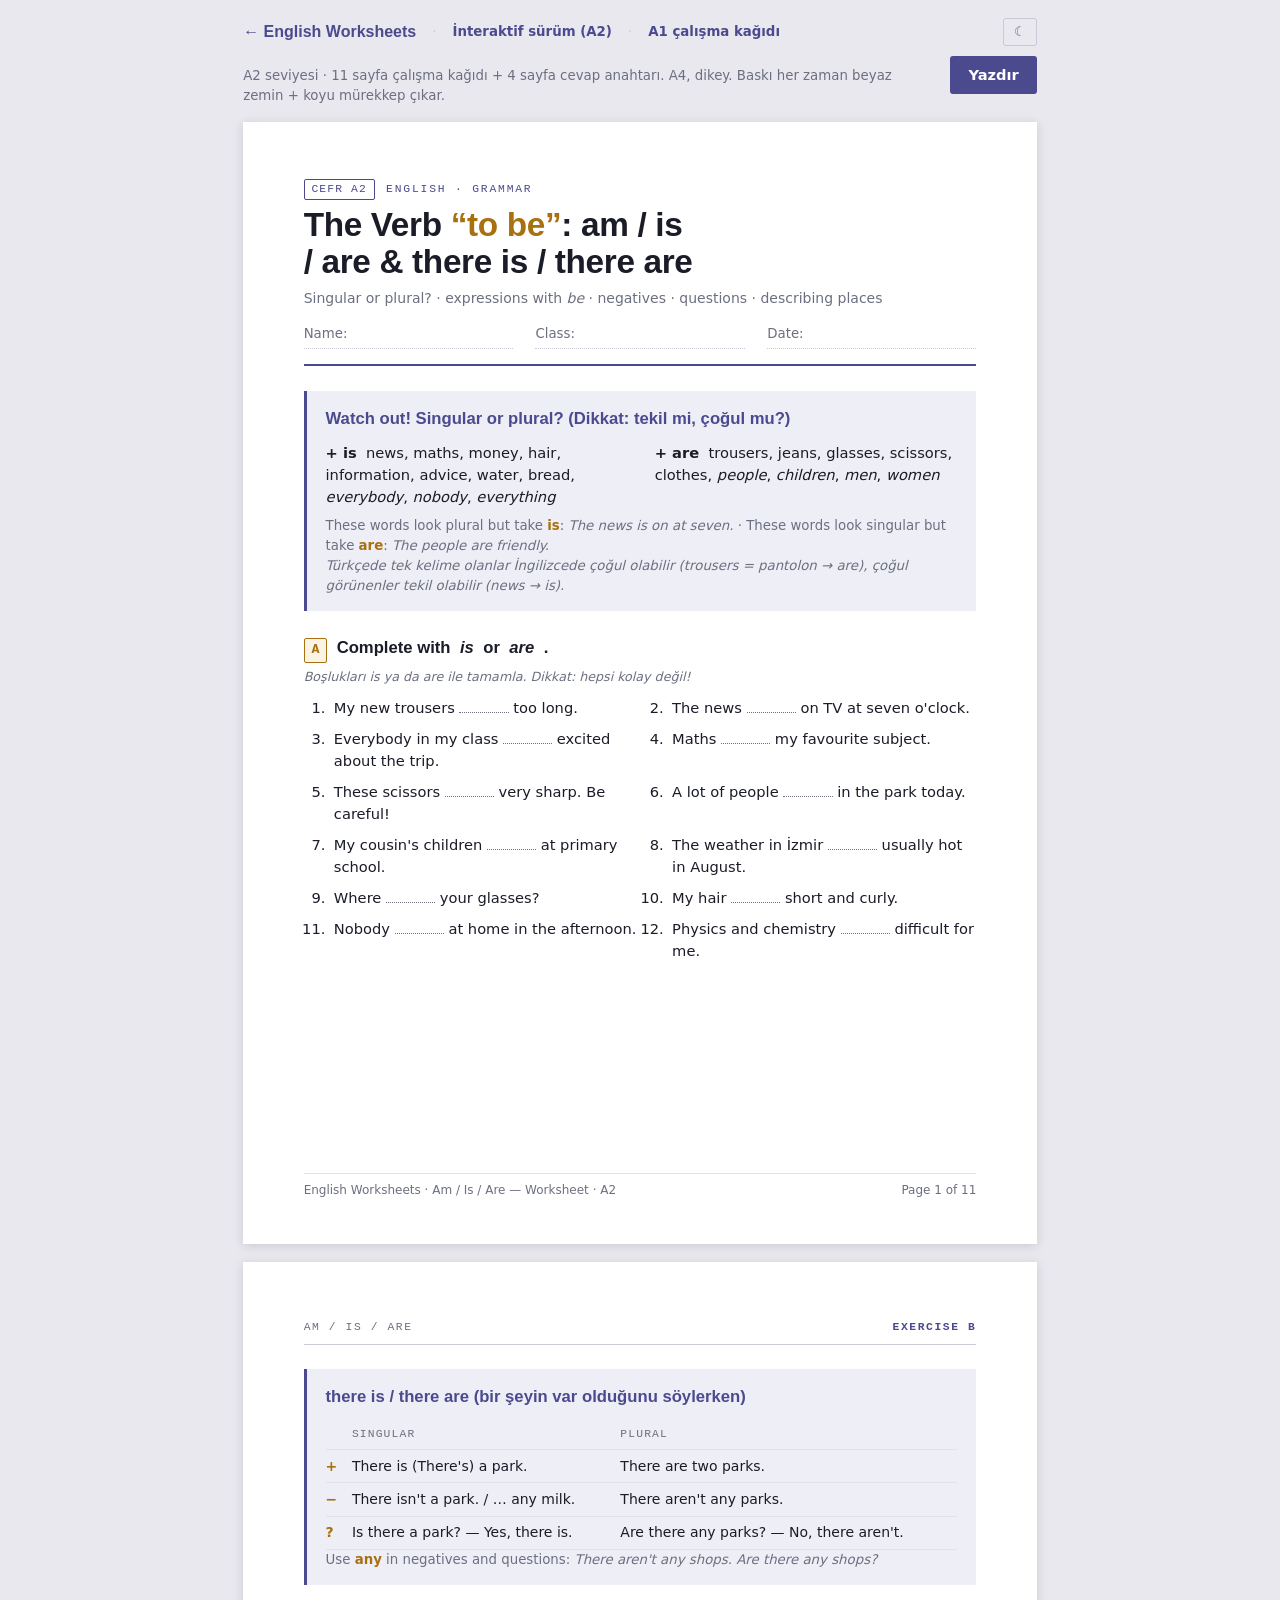
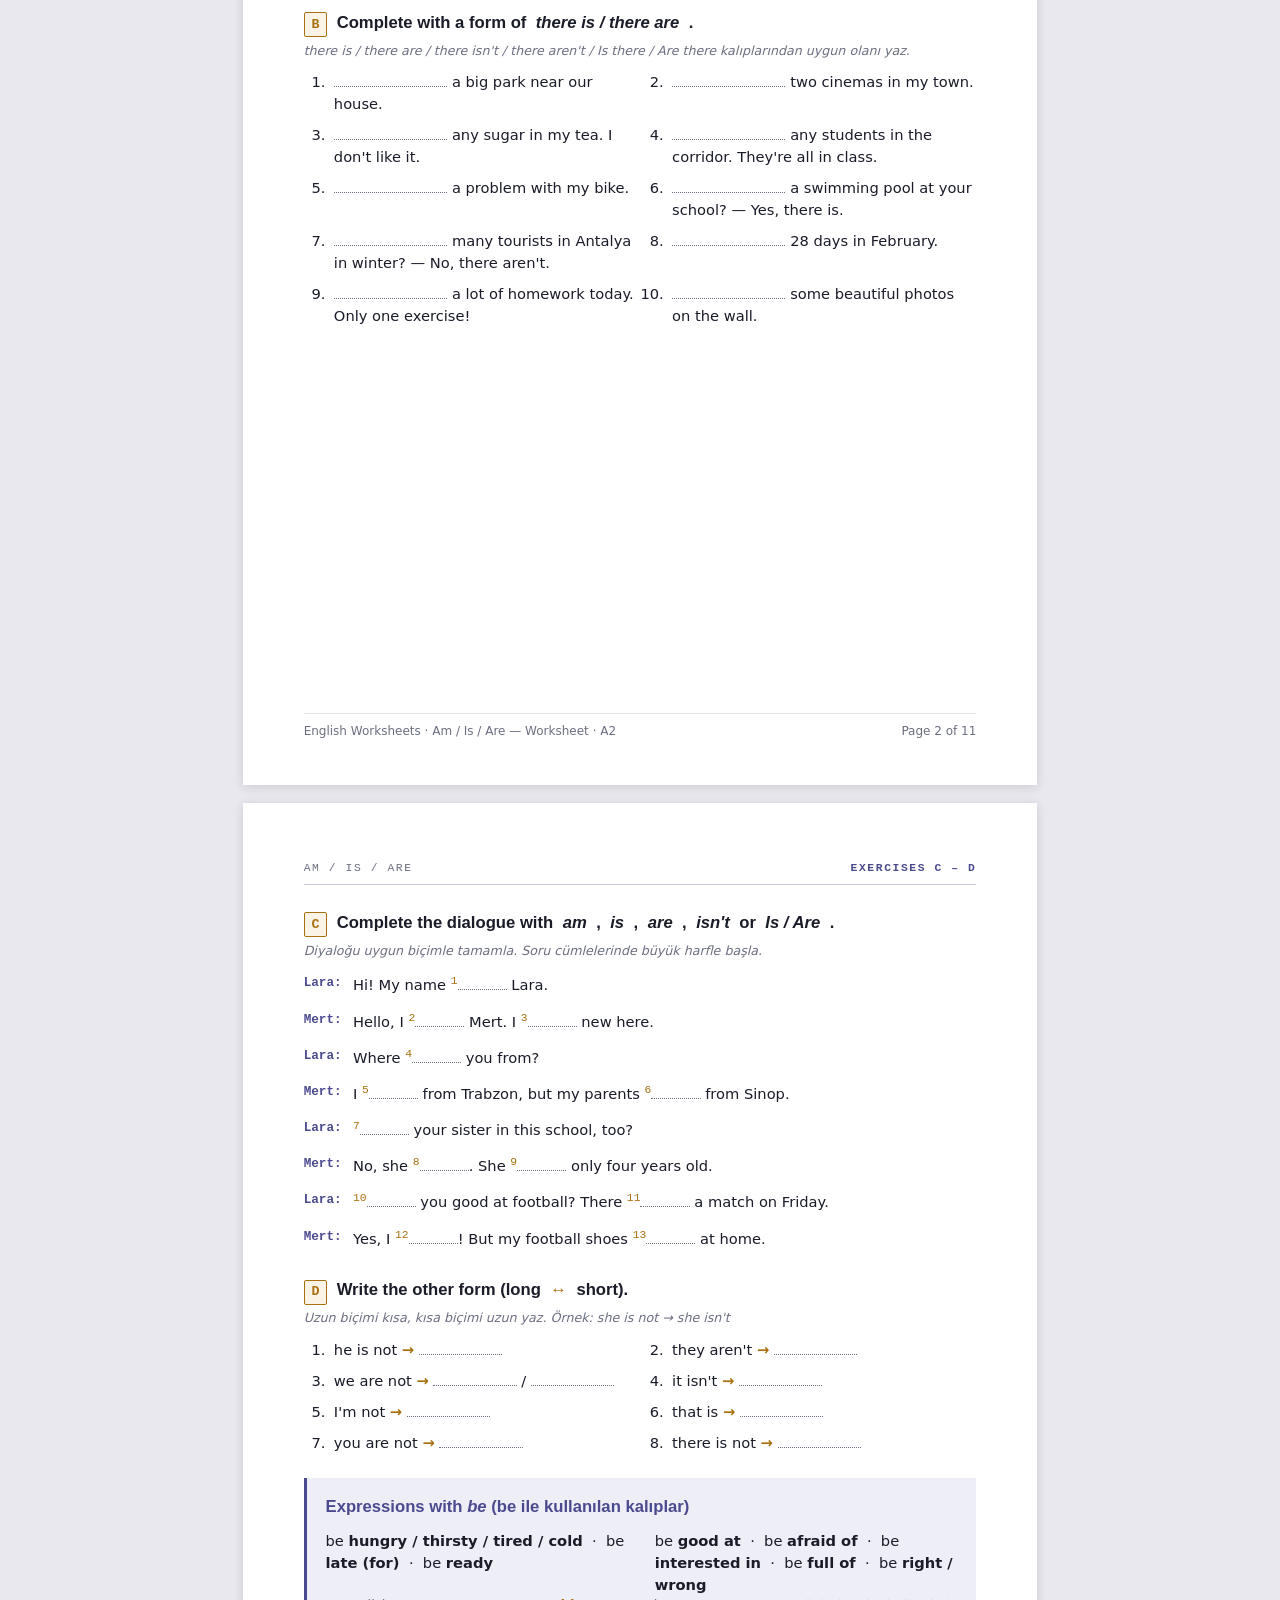
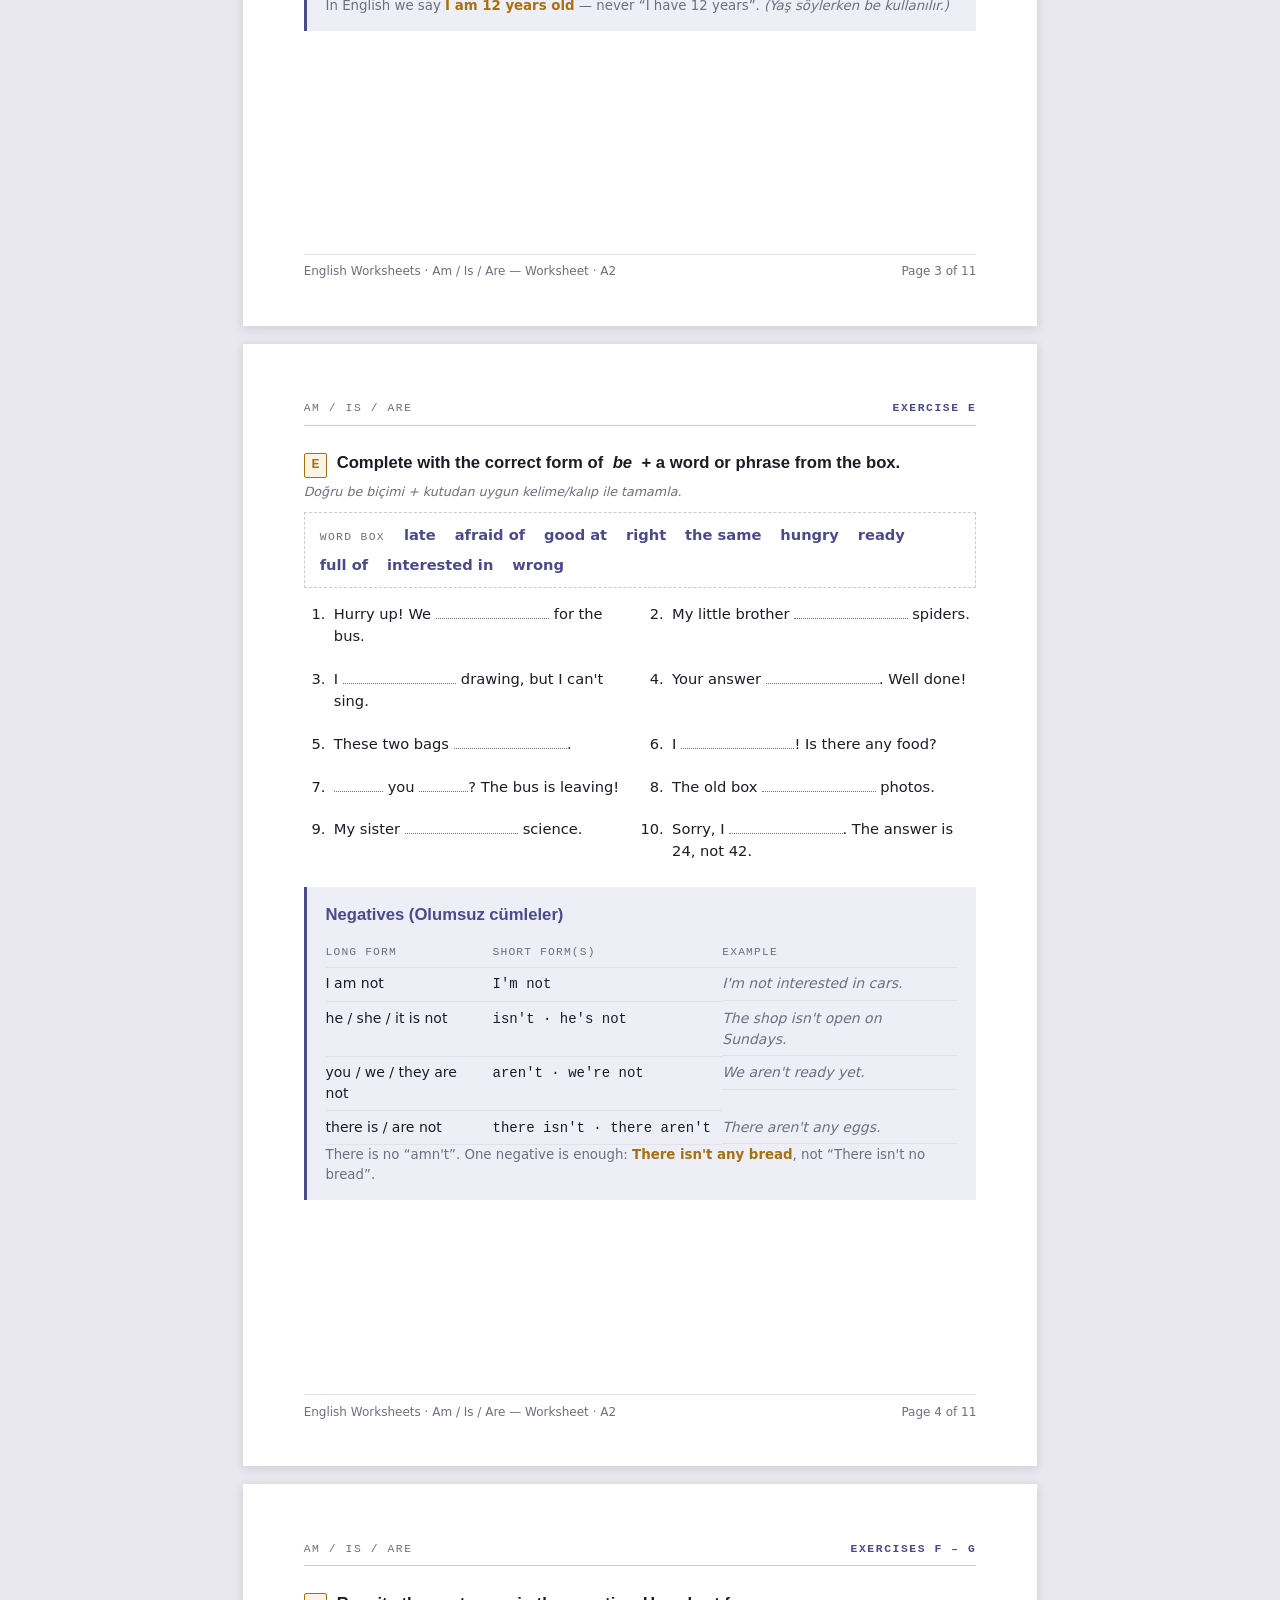
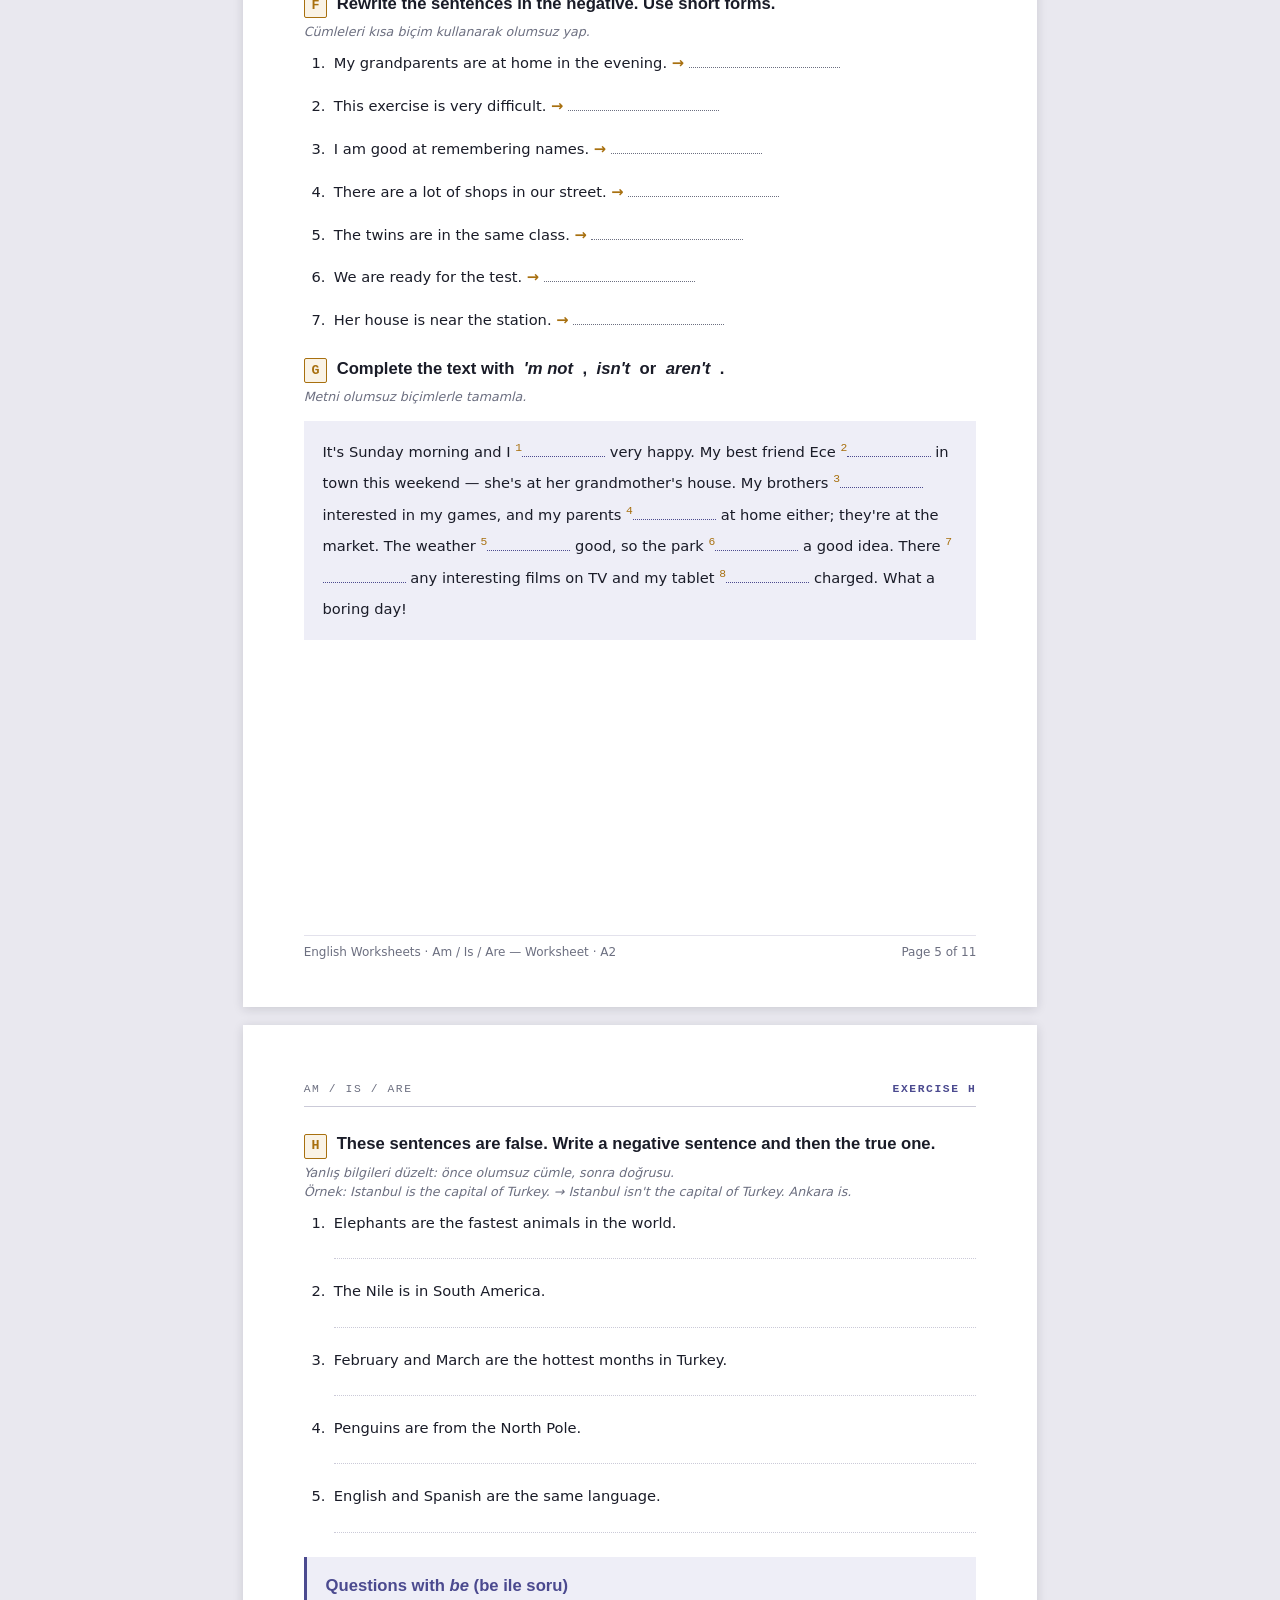
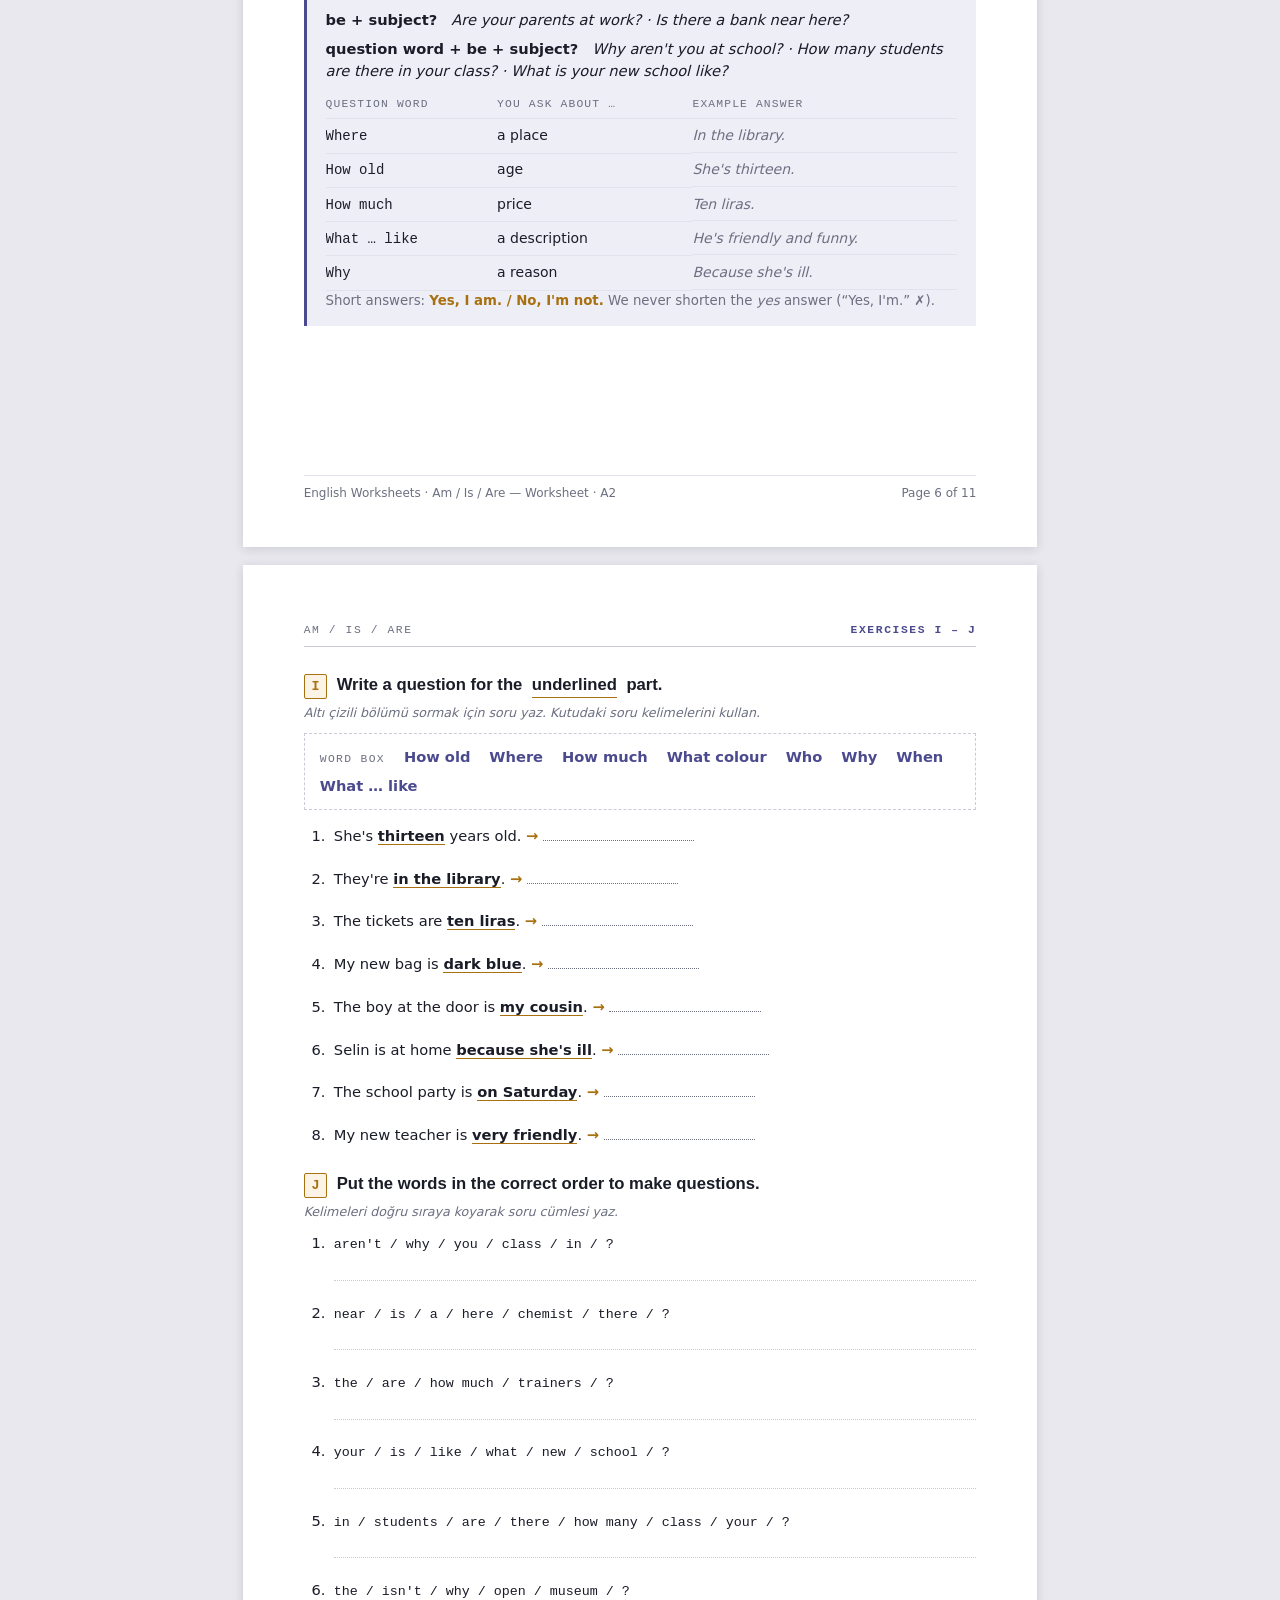
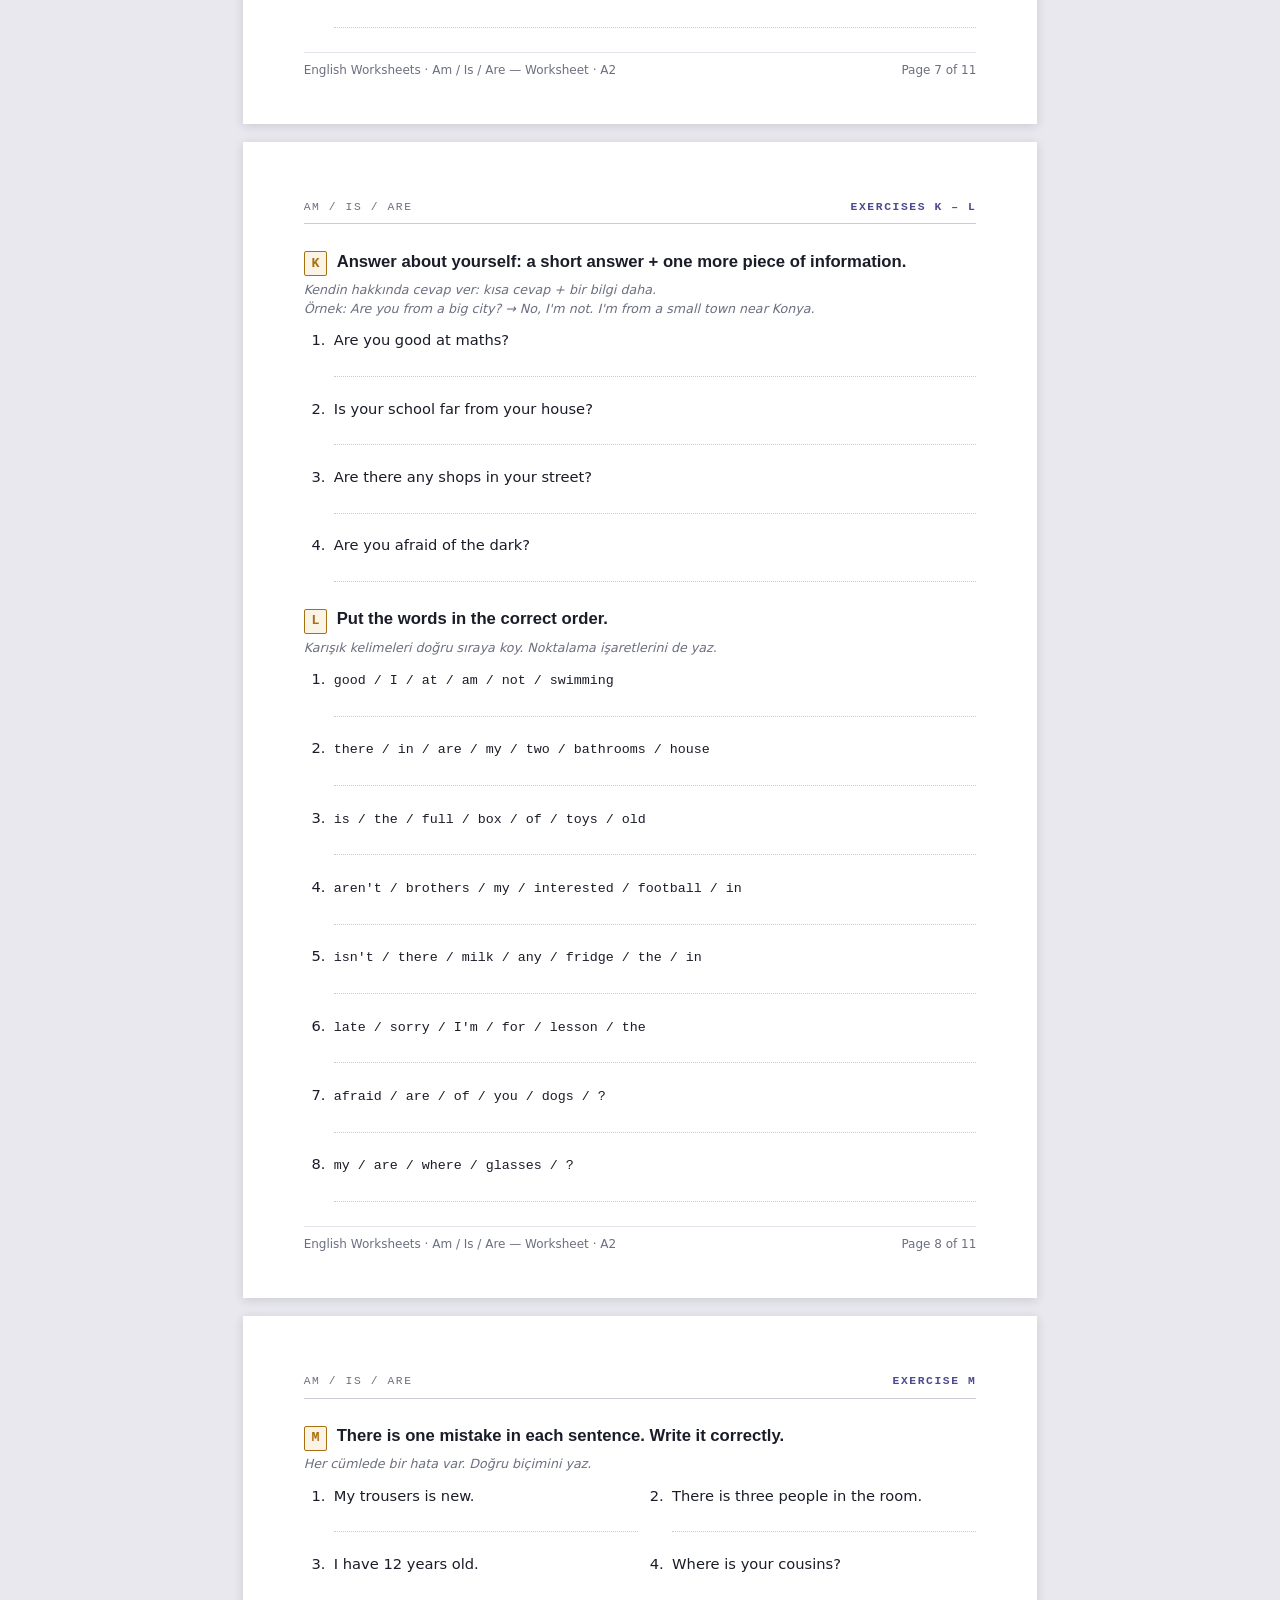
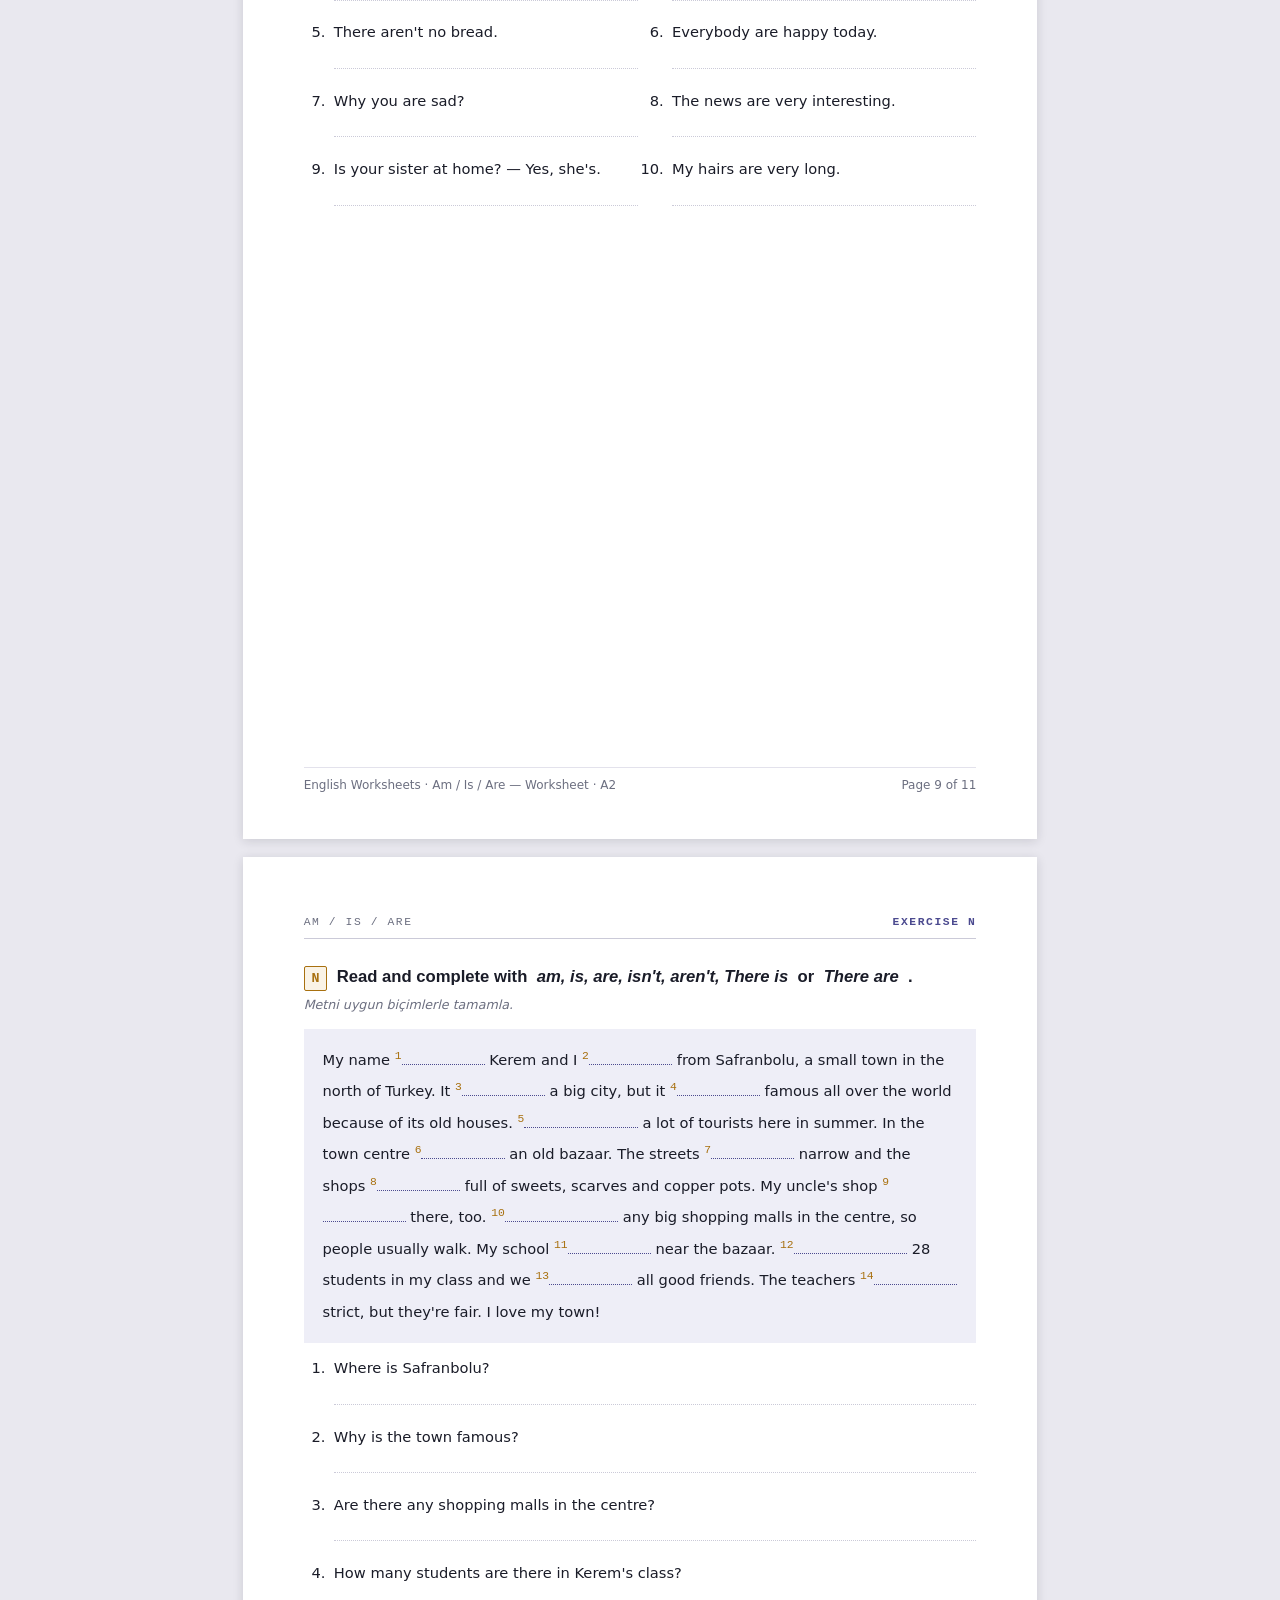
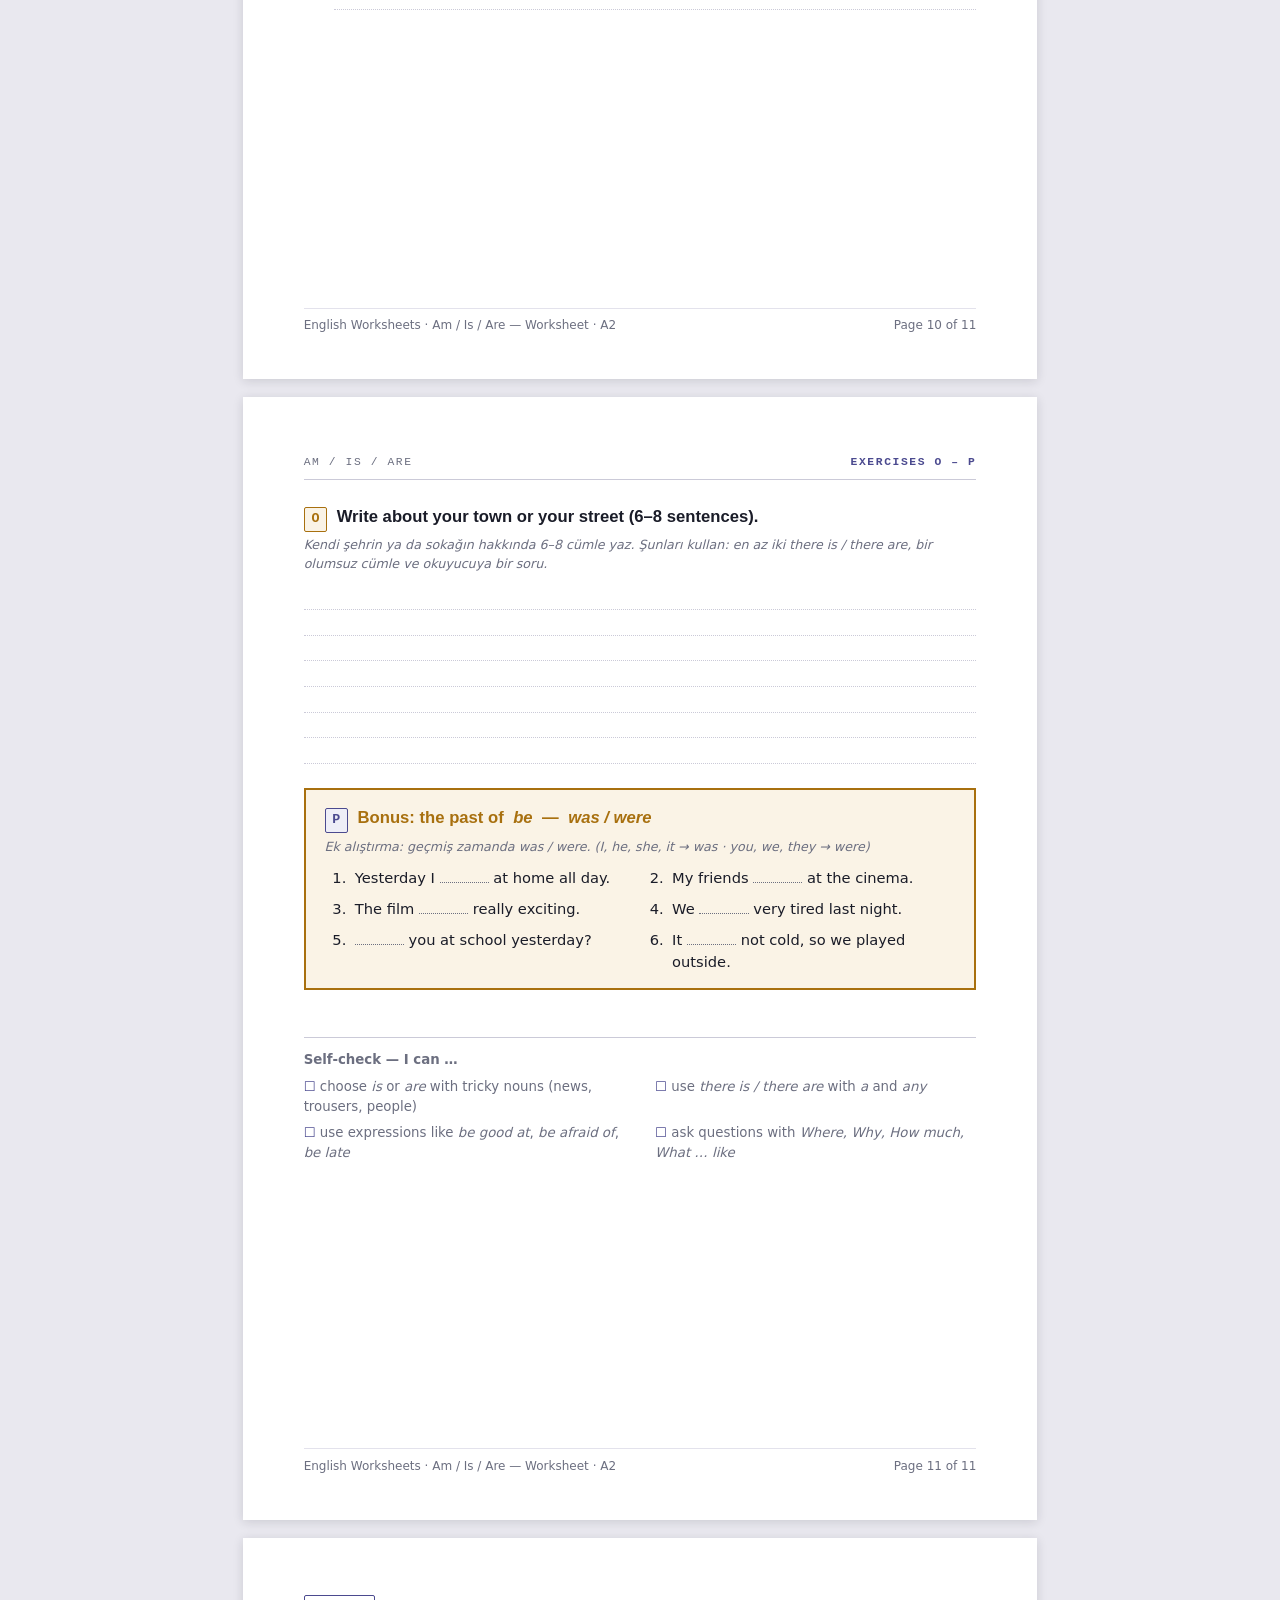
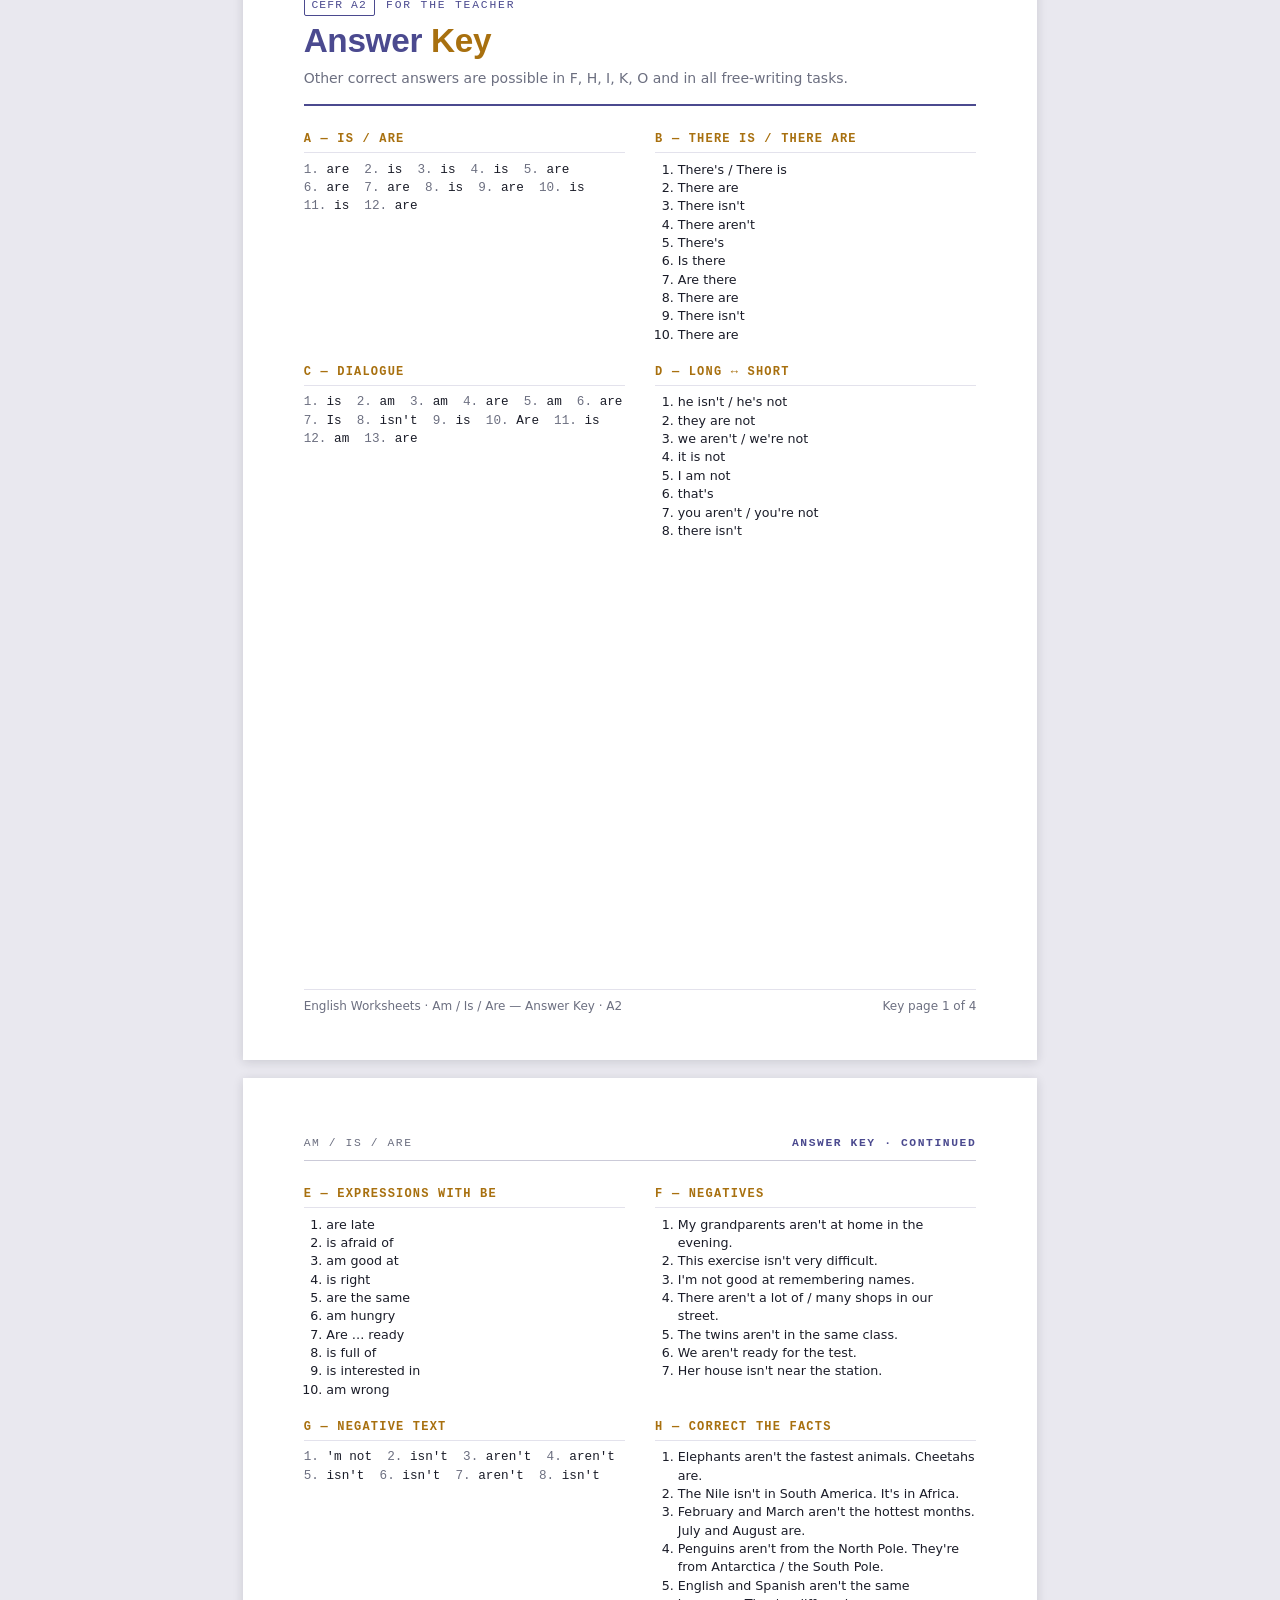
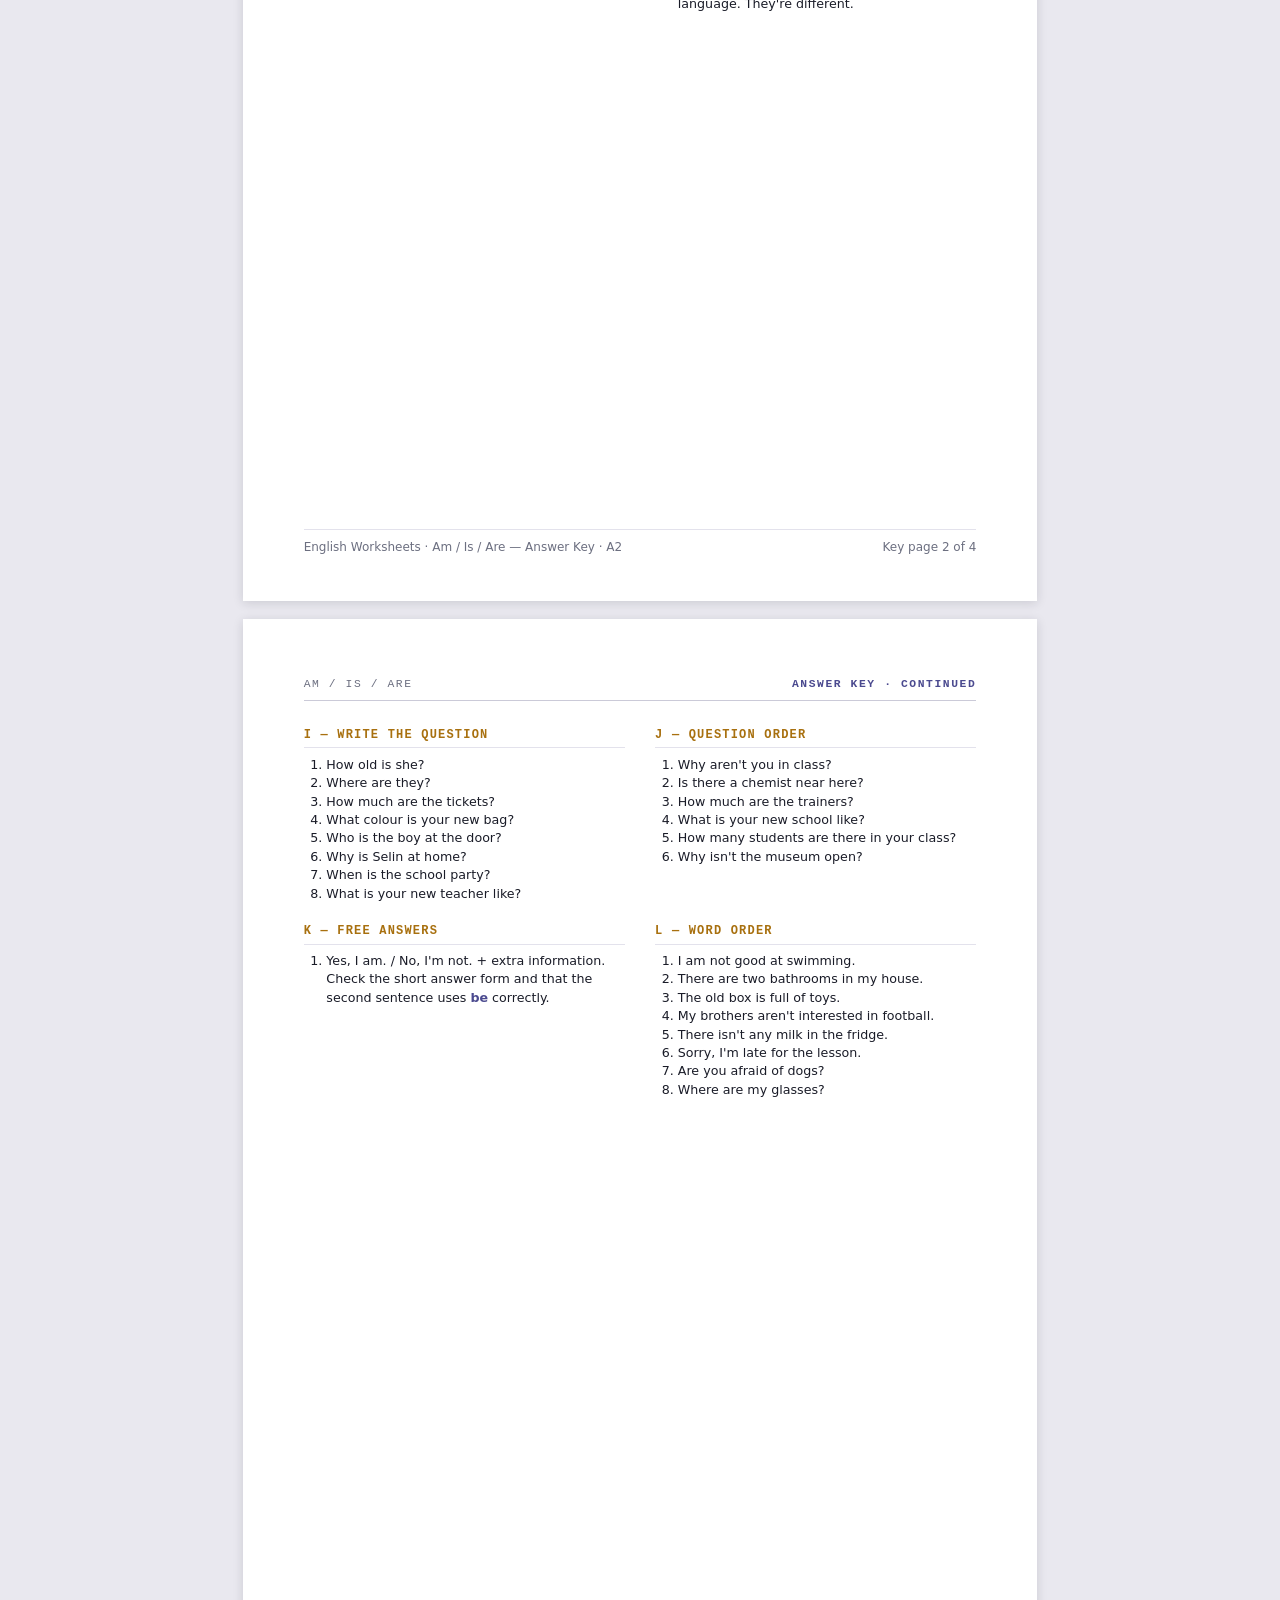
<file: worksheets/am-is-are-worksheet-a2.html>
<!doctype html>
<html lang="en">
<head>
<meta charset="utf-8">
<meta name="viewport" content="width=device-width, initial-scale=1">
<title>Am / Is / Are — Worksheet (Level A2) · English Worksheets</title>
<style>
  :root {
    --paper: #ffffff;
    --ground: #e9e8ef;
    --ink: #1a1c28;
    --ink-soft: #6c6f80;
    --rule: #cbcad8;
    --rule-soft: #e3e2ec;
    --violet: #4b4a8f;
    --violet-tint: #eeeef7;
    --amber: #a8700f;
    --amber-tint: #faf3e6;
    --shadow: 0 2px 10px rgba(26, 28, 40, .14);
  }
  @media (prefers-color-scheme: dark) {
    :root {
      --paper: #171822;
      --ground: #0e0f16;
      --ink: #e8e8f0;
      --ink-soft: #a0a1b4;
      --rule: #3c3d52;
      --rule-soft: #272833;
      --violet: #a3a1e8;
      --violet-tint: #20203a;
      --amber: #e0a94a;
      --amber-tint: #2a2318;
      --shadow: 0 2px 10px rgba(0, 0, 0, .55);
    }
  }
  :root[data-theme="dark"] {
    --paper: #171822;
    --ground: #0e0f16;
    --ink: #e8e8f0;
    --ink-soft: #a0a1b4;
    --rule: #3c3d52;
    --rule-soft: #272833;
    --violet: #a3a1e8;
    --violet-tint: #20203a;
    --amber: #e0a94a;
    --amber-tint: #2a2318;
    --shadow: 0 2px 10px rgba(0, 0, 0, .55);
  }
  :root[data-theme="light"] {
    --paper: #ffffff;
    --ground: #e9e8ef;
    --ink: #1a1c28;
    --ink-soft: #6c6f80;
    --rule: #cbcad8;
    --rule-soft: #e3e2ec;
    --violet: #4b4a8f;
    --violet-tint: #eeeef7;
    --amber: #a8700f;
    --amber-tint: #faf3e6;
    --shadow: 0 2px 10px rgba(26, 28, 40, .14);
  }

  body {
    background: var(--ground);
    color: var(--ink);
    font-family: "Segoe UI", -apple-system, system-ui, sans-serif;
    font-size: 11pt;
    line-height: 1.5;
    margin: 0;
    padding: 18px 12px 48px;
  }

  /* ---------- toolbar (screen only) ---------- */
  .toolbar {
    max-width: 210mm;
    margin: 0 auto 16px;
    display: flex;
    flex-wrap: wrap;
    align-items: baseline;
    gap: 10px 16px;
  }
  .toolbar p { margin: 0; color: var(--ink-soft); font-size: 10pt; flex: 1 1 240px; }
  .print-btn {
    font: inherit;
    font-weight: 600;
    color: #fff;
    background: var(--violet);
    border: 0;
    border-radius: 3px;
    padding: 8px 18px;
    cursor: pointer;
  }
  .print-btn:hover { filter: brightness(1.12); }
  .print-btn:focus-visible { outline: 3px solid var(--amber); outline-offset: 2px; }

  /* ---------- page shell ---------- */
  .page {
    background: var(--paper);
    box-shadow: var(--shadow);
    width: 210mm;
    min-height: 297mm;
    box-sizing: border-box;
    padding: 15mm 16mm 12mm;
    margin: 0 auto 18px;
    display: flex;
    flex-direction: column;
    gap: 6.5mm;
  }

  /* ---------- masthead ---------- */
  .masthead { border-bottom: 2.5px solid var(--violet); padding-bottom: 4mm; }
  .eyebrow {
    font-family: Consolas, "Courier New", monospace;
    font-size: 8.5pt;
    letter-spacing: .16em;
    text-transform: uppercase;
    color: var(--violet);
    margin: 0 0 2mm;
    display: flex;
    gap: 3mm;
    align-items: center;
  }
  .level {
    border: 1.2px solid var(--violet);
    border-radius: 2px;
    padding: .3mm 1.8mm;
    letter-spacing: .1em;
  }
  h1 {
    font-family: "Trebuchet MS", "Segoe UI", sans-serif;
    font-size: 25pt;
    line-height: 1.1;
    font-weight: 700;
    letter-spacing: -.01em;
    text-wrap: balance;
    margin: 0;
  }
  h1 em { font-style: normal; color: var(--amber); }
  .sub { margin: 2mm 0 0; color: var(--ink-soft); font-size: 10.5pt; }
  .idline { display: flex; gap: 6mm; margin-top: 4mm; font-size: 10pt; color: var(--ink-soft); }
  .idline span { flex: 1; border-bottom: 1px dotted var(--rule); padding-bottom: 1mm; }

  .runhead {
    display: flex;
    justify-content: space-between;
    align-items: baseline;
    border-bottom: 1px solid var(--rule);
    padding-bottom: 2mm;
    font-family: Consolas, "Courier New", monospace;
    font-size: 8.5pt;
    letter-spacing: .14em;
    text-transform: uppercase;
    color: var(--ink-soft);
  }
  .runhead b { color: var(--violet); letter-spacing: .14em; }

  /* ---------- rule box ---------- */
  .rulebox {
    border-left: 3px solid var(--violet);
    background: var(--violet-tint);
    padding: 4mm 5mm;
  }
  .rulebox h3 {
    font-family: "Trebuchet MS", "Segoe UI", sans-serif;
    font-size: 12.5pt;
    margin: 0 0 3mm;
    color: var(--violet);
  }
  .rulebox p { margin: 0 0 2mm; }
  .rulebox p:last-child { margin-bottom: 0; }
  .tip { font-size: 10pt; color: var(--ink-soft); }
  .tip b { color: var(--amber); }
  .cols2 { display: grid; grid-template-columns: 1fr 1fr; gap: 2mm 7mm; }

  table { border-collapse: collapse; width: 100%; font-size: 10.5pt; }
  .grammar th, .grammar td {
    text-align: left;
    padding: 1.5mm 3mm 1.5mm 0;
    border-bottom: 1px solid var(--rule-soft);
    vertical-align: baseline;
  }
  .grammar th {
    font-family: Consolas, "Courier New", monospace;
    font-size: 8.5pt;
    letter-spacing: .1em;
    text-transform: uppercase;
    color: var(--ink-soft);
    font-weight: 400;
  }
  .grammar td.be { font-weight: 700; color: var(--amber); white-space: nowrap; }
  .grammar td.short { font-family: Consolas, "Courier New", monospace; white-space: nowrap; }
  .grammar td.ex { color: var(--ink-soft); font-style: italic; }
  .scroller { overflow-x: auto; }

  /* ---------- exercises ---------- */
  .ex { display: flow-root; }
  .ex h2 {
    font-family: "Trebuchet MS", "Segoe UI", sans-serif;
    font-size: 12.5pt;
    font-weight: 700;
    margin: 0 0 1mm;
    display: flex;
    align-items: baseline;
    gap: 2.5mm;
  }
  .tag {
    font-family: Consolas, "Courier New", monospace;
    font-size: 10pt;
    font-weight: 700;
    color: var(--amber);
    background: var(--amber-tint);
    border: 1.2px solid var(--amber);
    border-radius: 2px;
    padding: .4mm 1.8mm;
    flex: none;
  }
  .tr {
    display: block;
    font-size: 9.5pt;
    font-style: italic;
    color: var(--ink-soft);
    margin: 0 0 3mm;
  }

  ol.items { margin: 0; padding-left: 7mm; display: grid; gap: 2.4mm 8mm; }
  ol.items.two { grid-template-columns: 1fr 1fr; }
  ol.items li { padding-left: 1mm; }
  ol.items.roomy { gap: 5.5mm 8mm; }

  .blank { display: inline-block; min-width: 22mm; border-bottom: 1px dotted var(--ink-soft); }
  .blank.sm { min-width: 13mm; }
  .blank.md { min-width: 30mm; }
  .blank.lg { min-width: 40mm; }
  .line { display: block; border-bottom: 1px dotted var(--rule); height: 6.5mm; }
  .arrow { color: var(--amber); font-weight: 700; }
  .scram { font-family: Consolas, "Courier New", monospace; font-size: 10pt; }
  .u { border-bottom: 1.6px solid var(--amber); font-weight: 600; }

  .wordbank {
    border: 1.5px dashed var(--rule);
    padding: 3mm 4mm;
    margin: 0 0 4mm;
    display: flex;
    flex-wrap: wrap;
    gap: 2mm 5mm;
    align-items: baseline;
  }
  .wordbank b {
    font-family: Consolas, "Courier New", monospace;
    font-size: 8.5pt;
    letter-spacing: .12em;
    text-transform: uppercase;
    color: var(--ink-soft);
    font-weight: 400;
  }
  .wordbank span { font-weight: 600; color: var(--violet); }

  .dialogue { display: grid; grid-template-columns: auto 1fr; gap: 2.2mm 3mm; margin: 0; line-height: 1.9; }
  .dialogue dt {
    font-family: Consolas, "Courier New", monospace;
    font-size: 9.5pt;
    font-weight: 700;
    color: var(--violet);
    white-space: nowrap;
  }
  .dialogue dd { margin: 0; }

  .reading {
    background: var(--violet-tint);
    padding: 4mm 5mm;
    line-height: 2.15;
    font-size: 11pt;
  }
  .reading p { margin: 0 0 2.5mm; }
  .reading p:last-child { margin-bottom: 0; }
  .reading .blank { border-bottom-color: var(--violet); }
  .n {
    font-family: Consolas, "Courier New", monospace;
    font-size: 8.5pt;
    color: var(--amber);
    vertical-align: super;
  }

  .bonus { border: 2px solid var(--amber); background: var(--amber-tint); padding: 4mm 5mm; }
  .bonus h2 { color: var(--amber); }
  .bonus .tag { color: var(--violet); border-color: var(--violet); background: var(--violet-tint); }

  .selfcheck { margin-top: 6mm; border-top: 1px solid var(--rule); padding-top: 3mm; font-size: 10pt; color: var(--ink-soft); }
  .selfcheck ul { list-style: none; margin: 2mm 0 0; padding: 0; display: grid; grid-template-columns: 1fr 1fr; gap: 1.5mm 8mm; }
  .selfcheck li::before { content: "☐  "; color: var(--violet); }

  /* ---------- answer key ---------- */
  .key h1 { color: var(--violet); }
  .keygrid { display: grid; grid-template-columns: 1fr 1fr; gap: 5mm 8mm; }
  .keyblock h3 {
    font-family: Consolas, "Courier New", monospace;
    font-size: 9pt;
    letter-spacing: .1em;
    text-transform: uppercase;
    color: var(--amber);
    border-bottom: 1px solid var(--rule-soft);
    padding-bottom: 1mm;
    margin: 0 0 2mm;
  }
  .keyblock ol {
    margin: 0;
    padding-left: 6mm;
    font-size: 9.5pt;
    line-height: 1.45;
    font-variant-numeric: tabular-nums;
  }
  .keyblock ol.inline { padding-left: 0; list-style: none; display: flex; flex-wrap: wrap; gap: 0 4mm; }
  .keyblock ol.inline li { font-family: Consolas, "Courier New", monospace; counter-increment: list-item; }
  .keyblock ol.inline li::before { content: counter(list-item) ". "; color: var(--ink-soft); }
  .keyblock b { color: var(--violet); }
  .keyblock p.tip { margin: 1.5mm 0 0; }

  .footer {
    margin-top: auto;
    font-size: 9pt;
    color: var(--ink-soft);
    border-top: 1px solid var(--rule-soft);
    padding-top: 2mm;
    display: flex;
    justify-content: space-between;
  }

  @media (max-width: 230mm) {
    .page { width: 100%; min-height: 0; padding: 7mm 6mm; }
    ol.items.two, .keygrid, .selfcheck ul, .cols2 { grid-template-columns: 1fr; }
  }

  /* ---------- site bar (screen only) ---------- */
  .ws-bar {
    max-width: 210mm;
    margin: 0 auto 10px;
    display: flex;
    flex-wrap: wrap;
    align-items: center;
    gap: 6px 16px;
    font-size: 10pt;
    color: var(--ink-soft);
  }
  .ws-bar a { color: var(--violet); font-weight: 600; text-decoration: none; }
  .ws-bar a:hover { text-decoration: underline; }
  .ws-bar .home { font-family: "Trebuchet MS", "Segoe UI", sans-serif; font-size: 12pt; }
  .ws-bar .sep { color: var(--rule); }
  .ws-bar .grow { flex: 1 1 auto; }
  .theme-btn {
    font: inherit;
    color: var(--ink-soft);
    background: transparent;
    border: 1.2px solid var(--rule);
    border-radius: 3px;
    padding: 3px 10px;
    cursor: pointer;
  }
  .theme-btn:hover { color: var(--violet); border-color: var(--violet); }
  .theme-btn:focus-visible { outline: 3px solid var(--amber); outline-offset: 2px; }

  @media print {
    @page { size: A4; margin: 0; }
    :root,
    :root[data-theme="dark"],
    :root[data-theme="light"] {
      --paper: #ffffff; --ground: #ffffff; --ink: #1a1c28; --ink-soft: #6c6f80;
      --rule: #cbcad8; --rule-soft: #e3e2ec; --violet: #4b4a8f; --violet-tint: #eeeef7;
      --amber: #a8700f; --amber-tint: #faf3e6; --shadow: none;
    }
    body { background: #fff; padding: 0; font-size: 10.5pt; -webkit-print-color-adjust: exact; print-color-adjust: exact; }
    .toolbar, .ws-bar { display: none; }
    .page { width: auto; min-height: 296mm; box-shadow: none; margin: 0; padding: 13mm 15mm 10mm; gap: 5.5mm; break-after: page; }
    .page:last-child { break-after: auto; }
    .ex, .rulebox, .reading, .bonus { break-inside: avoid; }
  }
</style>
</head>
<body>

<div class="ws-bar">
  <a class="home" href="../index.html">← English Worksheets</a>
  <span class="sep">·</span>
  <a href="../units/am-is-are-a2.html">İnteraktif sürüm (A2)</a>
  <span class="sep">·</span>
  <a href="am-is-are-worksheet.html">A1 çalışma kağıdı</a>
  <span class="grow"></span>
  <button class="theme-btn" type="button" title="Açık / koyu tema" aria-label="Temayı değiştir">☾</button>
</div>

<div class="toolbar">
  <p>A2 seviyesi · 11 sayfa çalışma kağıdı + 4 sayfa cevap anahtarı. A4, dikey. Baskı her zaman beyaz zemin + koyu mürekkep çıkar.</p>
  <button class="print-btn" onclick="window.print()">Yazdır</button>
</div>

<!-- ============ PAGE 1 ============ -->
<section class="page">
  <header class="masthead">
    <p class="eyebrow"><span class="level">CEFR A2</span><span>English · Grammar</span></p>
    <h1>The Verb <em>“to be”</em>: am / is / are &amp; there is / there are</h1>
    <p class="sub">Singular or plural? · expressions with <i>be</i> · negatives · questions · describing places</p>
    <div class="idline"><span>Name:</span><span>Class:</span><span>Date:</span></div>
  </header>
  <div class="rulebox">
    <h3>Watch out! Singular or plural? (Dikkat: tekil mi, çoğul mu?)</h3>
    <div class="cols2">
      <p><b>+ is</b> &nbsp;news, maths, money, hair, information, advice, water, bread, <i>everybody</i>, <i>nobody</i>, <i>everything</i></p>
      <p><b>+ are</b> &nbsp;trousers, jeans, glasses, scissors, clothes, <i>people</i>, <i>children</i>, <i>men</i>, <i>women</i></p>
    </div>
    <p class="tip">These words look plural but take <b>is</b>: <i>The news is on at seven.</i> · These words look singular but take <b>are</b>: <i>The people are friendly.</i><br>
    <i>Türkçede tek kelime olanlar İngilizcede çoğul olabilir (trousers = pantolon → are), çoğul görünenler tekil olabilir (news → is).</i></p>
  </div>
  <div class="ex">
    <h2><span class="tag">A</span> Complete with <i>is</i> or <i>are</i>.</h2>
    <span class="tr">Boşlukları is ya da are ile tamamla. Dikkat: hepsi kolay değil!</span>
    <ol class="items two">
      <li>My new trousers <span class="blank sm"></span> too long.</li>
      <li>The news <span class="blank sm"></span> on TV at seven o'clock.</li>
      <li>Everybody in my class <span class="blank sm"></span> excited about the trip.</li>
      <li>Maths <span class="blank sm"></span> my favourite subject.</li>
      <li>These scissors <span class="blank sm"></span> very sharp. Be careful!</li>
      <li>A lot of people <span class="blank sm"></span> in the park today.</li>
      <li>My cousin's children <span class="blank sm"></span> at primary school.</li>
      <li>The weather in İzmir <span class="blank sm"></span> usually hot in August.</li>
      <li>Where <span class="blank sm"></span> your glasses?</li>
      <li>My hair <span class="blank sm"></span> short and curly.</li>
      <li>Nobody <span class="blank sm"></span> at home in the afternoon.</li>
      <li>Physics and chemistry <span class="blank sm"></span> difficult for me.</li>
    </ol>
  </div>

  <div class="footer"><span>English Worksheets · Am / Is / Are — Worksheet · A2</span><span>Page 1 of 11</span></div>
</section>

<!-- ============ PAGE 2 ============ -->
<section class="page">
  <div class="runhead"><span>Am / Is / Are</span><b>Exercise B</b></div>
  <div class="rulebox">
    <h3>there is / there are (bir şeyin var olduğunu söylerken)</h3>
    <div class="scroller">
      <table class="grammar">
        <tr><th></th><th>singular</th><th>plural</th></tr>
        <tr><td class="be">+</td><td>There is (There's) a park.</td><td>There are two parks.</td></tr>
        <tr><td class="be">−</td><td>There isn't a park. / … any milk.</td><td>There aren't any parks.</td></tr>
        <tr><td class="be">?</td><td>Is there a park? — Yes, there is.</td><td>Are there any parks? — No, there aren't.</td></tr>
      </table>
    </div>
    <p class="tip">Use <b>any</b> in negatives and questions: <i>There aren't any shops. Are there any shops?</i></p>
  </div>
  <div class="ex">
    <h2><span class="tag">B</span> Complete with a form of <i>there is / there are</i>.</h2>
    <span class="tr">there is / there are / there isn't / there aren't / Is there / Are there kalıplarından uygun olanı yaz.</span>
    <ol class="items two">
      <li><span class="blank md"></span> a big park near our house.</li>
      <li><span class="blank md"></span> two cinemas in my town.</li>
      <li><span class="blank md"></span> any sugar in my tea. I don't like it.</li>
      <li><span class="blank md"></span> any students in the corridor. They're all in class.</li>
      <li><span class="blank md"></span> a problem with my bike.</li>
      <li><span class="blank md"></span> a swimming pool at your school? — Yes, there is.</li>
      <li><span class="blank md"></span> many tourists in Antalya in winter? — No, there aren't.</li>
      <li><span class="blank md"></span> 28 days in February.</li>
      <li><span class="blank md"></span> a lot of homework today. Only one exercise!</li>
      <li><span class="blank md"></span> some beautiful photos on the wall.</li>
    </ol>
  </div>

  <div class="footer"><span>English Worksheets · Am / Is / Are — Worksheet · A2</span><span>Page 2 of 11</span></div>
</section>

<!-- ============ PAGE 3 ============ -->
<section class="page">
  <div class="runhead"><span>Am / Is / Are</span><b>Exercises C – D</b></div>
  <div class="ex">
    <h2><span class="tag">C</span> Complete the dialogue with <i>am</i>, <i>is</i>, <i>are</i>, <i>isn't</i> or <i>Is / Are</i>.</h2>
    <span class="tr">Diyaloğu uygun biçimle tamamla. Soru cümlelerinde büyük harfle başla.</span>
    <dl class="dialogue">
      <dt>Lara:</dt><dd>Hi! My name <span class="n">1</span><span class="blank sm"></span> Lara.</dd>
      <dt>Mert:</dt><dd>Hello, I <span class="n">2</span><span class="blank sm"></span> Mert. I <span class="n">3</span><span class="blank sm"></span> new here.</dd>
      <dt>Lara:</dt><dd>Where <span class="n">4</span><span class="blank sm"></span> you from?</dd>
      <dt>Mert:</dt><dd>I <span class="n">5</span><span class="blank sm"></span> from Trabzon, but my parents <span class="n">6</span><span class="blank sm"></span> from Sinop.</dd>
      <dt>Lara:</dt><dd><span class="n">7</span><span class="blank sm"></span> your sister in this school, too?</dd>
      <dt>Mert:</dt><dd>No, she <span class="n">8</span><span class="blank sm"></span>. She <span class="n">9</span><span class="blank sm"></span> only four years old.</dd>
      <dt>Lara:</dt><dd><span class="n">10</span><span class="blank sm"></span> you good at football? There <span class="n">11</span><span class="blank sm"></span> a match on Friday.</dd>
      <dt>Mert:</dt><dd>Yes, I <span class="n">12</span><span class="blank sm"></span>! But my football shoes <span class="n">13</span><span class="blank sm"></span> at home.</dd>
    </dl>
  </div>
  <div class="ex">
    <h2><span class="tag">D</span> Write the other form (long <span class="arrow">↔</span> short).</h2>
    <span class="tr">Uzun biçimi kısa, kısa biçimi uzun yaz. Örnek: she is not → she isn't</span>
    <ol class="items two">
      <li>he is not <span class="arrow">→</span> <span class="blank"></span></li>
      <li>they aren't <span class="arrow">→</span> <span class="blank"></span></li>
      <li>we are not <span class="arrow">→</span> <span class="blank"></span> / <span class="blank"></span></li>
      <li>it isn't <span class="arrow">→</span> <span class="blank"></span></li>
      <li>I'm not <span class="arrow">→</span> <span class="blank"></span></li>
      <li>that is <span class="arrow">→</span> <span class="blank"></span></li>
      <li>you are not <span class="arrow">→</span> <span class="blank"></span></li>
      <li>there is not <span class="arrow">→</span> <span class="blank"></span></li>
    </ol>
  </div>
  <div class="rulebox">
    <h3>Expressions with <i>be</i> (be ile kullanılan kalıplar)</h3>
    <div class="cols2">
      <p>be <b>hungry / thirsty / tired / cold</b> &nbsp;·&nbsp; be <b>late (for)</b> &nbsp;·&nbsp; be <b>ready</b></p>
      <p>be <b>good at</b> &nbsp;·&nbsp; be <b>afraid of</b> &nbsp;·&nbsp; be <b>interested in</b> &nbsp;·&nbsp; be <b>full of</b> &nbsp;·&nbsp; be <b>right / wrong</b></p>
    </div>
    <p class="tip">In English we say <b>I am 12 years old</b> — never “I have 12 years”. <i>(Yaş söylerken be kullanılır.)</i></p>
  </div>

  <div class="footer"><span>English Worksheets · Am / Is / Are — Worksheet · A2</span><span>Page 3 of 11</span></div>
</section>

<!-- ============ PAGE 4 ============ -->
<section class="page">
  <div class="runhead"><span>Am / Is / Are</span><b>Exercise E</b></div>
  <div class="ex">
    <h2><span class="tag">E</span> Complete with the correct form of <i>be</i> + a word or phrase from the box.</h2>
    <span class="tr">Doğru be biçimi + kutudan uygun kelime/kalıp ile tamamla.</span>
    <div class="wordbank">
      <b>word box</b>
      <span>late</span><span>afraid of</span><span>good at</span><span>right</span><span>the same</span><span>hungry</span><span>ready</span><span>full of</span><span>interested in</span><span>wrong</span>
    </div>
    <ol class="items two roomy">
      <li>Hurry up! We <span class="blank md"></span> for the bus.</li>
      <li>My little brother <span class="blank md"></span> spiders.</li>
      <li>I <span class="blank md"></span> drawing, but I can't sing.</li>
      <li>Your answer <span class="blank md"></span>. Well done!</li>
      <li>These two bags <span class="blank md"></span>.</li>
      <li>I <span class="blank md"></span>! Is there any food?</li>
      <li><span class="blank sm"></span> you <span class="blank sm"></span>? The bus is leaving!</li>
      <li>The old box <span class="blank md"></span> photos.</li>
      <li>My sister <span class="blank md"></span> science.</li>
      <li>Sorry, I <span class="blank md"></span>. The answer is 24, not 42.</li>
    </ol>
  </div>
  <div class="rulebox">
    <h3>Negatives (Olumsuz cümleler)</h3>
    <div class="scroller">
      <table class="grammar">
        <tr><th>Long form</th><th>Short form(s)</th><th>Example</th></tr>
        <tr><td>I am not</td><td class="short">I'm not</td><td class="ex">I'm not interested in cars.</td></tr>
        <tr><td>he / she / it is not</td><td class="short">isn't · he's not</td><td class="ex">The shop isn't open on Sundays.</td></tr>
        <tr><td>you / we / they are not</td><td class="short">aren't · we're not</td><td class="ex">We aren't ready yet.</td></tr>
        <tr><td>there is / are not</td><td class="short">there isn't · there aren't</td><td class="ex">There aren't any eggs.</td></tr>
      </table>
    </div>
    <p class="tip">There is no “amn't”. One negative is enough: <b>There isn't any bread</b>, not “There isn't no bread”.</p>
  </div>

  <div class="footer"><span>English Worksheets · Am / Is / Are — Worksheet · A2</span><span>Page 4 of 11</span></div>
</section>

<!-- ============ PAGE 5 ============ -->
<section class="page">
  <div class="runhead"><span>Am / Is / Are</span><b>Exercises F – G</b></div>
  <div class="ex">
    <h2><span class="tag">F</span> Rewrite the sentences in the negative. Use short forms.</h2>
    <span class="tr">Cümleleri kısa biçim kullanarak olumsuz yap.</span>
    <ol class="items roomy">
      <li>My grandparents are at home in the evening. <span class="arrow">→</span> <span class="blank lg"></span></li>
      <li>This exercise is very difficult. <span class="arrow">→</span> <span class="blank lg"></span></li>
      <li>I am good at remembering names. <span class="arrow">→</span> <span class="blank lg"></span></li>
      <li>There are a lot of shops in our street. <span class="arrow">→</span> <span class="blank lg"></span></li>
      <li>The twins are in the same class. <span class="arrow">→</span> <span class="blank lg"></span></li>
      <li>We are ready for the test. <span class="arrow">→</span> <span class="blank lg"></span></li>
      <li>Her house is near the station. <span class="arrow">→</span> <span class="blank lg"></span></li>
    </ol>
  </div>
  <div class="ex">
    <h2><span class="tag">G</span> Complete the text with <i>'m not</i>, <i>isn't</i> or <i>aren't</i>.</h2>
    <span class="tr">Metni olumsuz biçimlerle tamamla.</span>
    <p class="reading">
      It's Sunday morning and I <span class="n">1</span><span class="blank"></span> very happy. My best friend Ece
      <span class="n">2</span><span class="blank"></span> in town this weekend — she's at her grandmother's house. My brothers
      <span class="n">3</span><span class="blank"></span> interested in my games, and my parents <span class="n">4</span><span class="blank"></span>
      at home either; they're at the market. The weather <span class="n">5</span><span class="blank"></span> good, so the park
      <span class="n">6</span><span class="blank"></span> a good idea. There <span class="n">7</span><span class="blank"></span> any interesting
      films on TV and my tablet <span class="n">8</span><span class="blank"></span> charged. What a boring day!
    </p>
  </div>

  <div class="footer"><span>English Worksheets · Am / Is / Are — Worksheet · A2</span><span>Page 5 of 11</span></div>
</section>

<!-- ============ PAGE 6 ============ -->
<section class="page">
  <div class="runhead"><span>Am / Is / Are</span><b>Exercise H</b></div>
  <div class="ex">
    <h2><span class="tag">H</span> These sentences are false. Write a negative sentence and then the true one.</h2>
    <span class="tr">Yanlış bilgileri düzelt: önce olumsuz cümle, sonra doğrusu.<br>Örnek: Istanbul is the capital of Turkey. → Istanbul isn't the capital of Turkey. Ankara is.</span>
    <ol class="items roomy">
      <li>Elephants are the fastest animals in the world. <span class="line"></span></li>
      <li>The Nile is in South America. <span class="line"></span></li>
      <li>February and March are the hottest months in Turkey. <span class="line"></span></li>
      <li>Penguins are from the North Pole. <span class="line"></span></li>
      <li>English and Spanish are the same language. <span class="line"></span></li>
    </ol>
  </div>
  <div class="rulebox">
    <h3>Questions with <i>be</i> (be ile soru)</h3>
    <p><b>be + subject?</b> &nbsp; <i>Are your parents at work? · Is there a bank near here?</i></p>
    <p><b>question word + be + subject?</b> &nbsp; <i>Why aren't you at school? · How many students are there in your class? · What is your new school like?</i></p>
    <div class="scroller">
      <table class="grammar">
        <tr><th>Question word</th><th>You ask about …</th><th>Example answer</th></tr>
        <tr><td class="short">Where</td><td>a place</td><td class="ex">In the library.</td></tr>
        <tr><td class="short">How old</td><td>age</td><td class="ex">She's thirteen.</td></tr>
        <tr><td class="short">How much</td><td>price</td><td class="ex">Ten liras.</td></tr>
        <tr><td class="short">What … like</td><td>a description</td><td class="ex">He's friendly and funny.</td></tr>
        <tr><td class="short">Why</td><td>a reason</td><td class="ex">Because she's ill.</td></tr>
      </table>
    </div>
    <p class="tip">Short answers: <b>Yes, I am. / No, I'm not.</b> We never shorten the <i>yes</i> answer (“Yes, I'm.” ✗).</p>
  </div>

  <div class="footer"><span>English Worksheets · Am / Is / Are — Worksheet · A2</span><span>Page 6 of 11</span></div>
</section>

<!-- ============ PAGE 7 ============ -->
<section class="page">
  <div class="runhead"><span>Am / Is / Are</span><b>Exercises I – J</b></div>
  <div class="ex">
    <h2><span class="tag">I</span> Write a question for the <span class="u">underlined</span> part.</h2>
    <span class="tr">Altı çizili bölümü sormak için soru yaz. Kutudaki soru kelimelerini kullan.</span>
    <div class="wordbank">
      <b>word box</b><span>How old</span><span>Where</span><span>How much</span><span>What colour</span><span>Who</span><span>Why</span><span>When</span><span>What … like</span>
    </div>
    <ol class="items roomy">
      <li>She's <span class="u">thirteen</span> years old. <span class="arrow">→</span> <span class="blank lg"></span></li>
      <li>They're <span class="u">in the library</span>. <span class="arrow">→</span> <span class="blank lg"></span></li>
      <li>The tickets are <span class="u">ten liras</span>. <span class="arrow">→</span> <span class="blank lg"></span></li>
      <li>My new bag is <span class="u">dark blue</span>. <span class="arrow">→</span> <span class="blank lg"></span></li>
      <li>The boy at the door is <span class="u">my cousin</span>. <span class="arrow">→</span> <span class="blank lg"></span></li>
      <li>Selin is at home <span class="u">because she's ill</span>. <span class="arrow">→</span> <span class="blank lg"></span></li>
      <li>The school party is <span class="u">on Saturday</span>. <span class="arrow">→</span> <span class="blank lg"></span></li>
      <li>My new teacher is <span class="u">very friendly</span>. <span class="arrow">→</span> <span class="blank lg"></span></li>
    </ol>
  </div>
  <div class="ex">
    <h2><span class="tag">J</span> Put the words in the correct order to make questions.</h2>
    <span class="tr">Kelimeleri doğru sıraya koyarak soru cümlesi yaz.</span>
    <ol class="items roomy">
      <li><span class="scram">aren't / why / you / class / in / ?</span> <span class="line"></span></li>
      <li><span class="scram">near / is / a / here / chemist / there / ?</span> <span class="line"></span></li>
      <li><span class="scram">the / are / how much / trainers / ?</span> <span class="line"></span></li>
      <li><span class="scram">your / is / like / what / new / school / ?</span> <span class="line"></span></li>
      <li><span class="scram">in / students / are / there / how many / class / your / ?</span> <span class="line"></span></li>
      <li><span class="scram">the / isn't / why / open / museum / ?</span> <span class="line"></span></li>
    </ol>
  </div>

  <div class="footer"><span>English Worksheets · Am / Is / Are — Worksheet · A2</span><span>Page 7 of 11</span></div>
</section>

<!-- ============ PAGE 8 ============ -->
<section class="page">
  <div class="runhead"><span>Am / Is / Are</span><b>Exercises K – L</b></div>
  <div class="ex">
    <h2><span class="tag">K</span> Answer about yourself: a short answer + one more piece of information.</h2>
    <span class="tr">Kendin hakkında cevap ver: kısa cevap + bir bilgi daha.<br>Örnek: Are you from a big city? → No, I'm not. I'm from a small town near Konya.</span>
    <ol class="items roomy">
      <li>Are you good at maths? <span class="line"></span></li>
      <li>Is your school far from your house? <span class="line"></span></li>
      <li>Are there any shops in your street? <span class="line"></span></li>
      <li>Are you afraid of the dark? <span class="line"></span></li>
    </ol>
  </div>
  <div class="ex">
    <h2><span class="tag">L</span> Put the words in the correct order.</h2>
    <span class="tr">Karışık kelimeleri doğru sıraya koy. Noktalama işaretlerini de yaz.</span>
    <ol class="items roomy">
      <li><span class="scram">good / I / at / am / not / swimming</span> <span class="line"></span></li>
      <li><span class="scram">there / in / are / my / two / bathrooms / house</span> <span class="line"></span></li>
      <li><span class="scram">is / the / full / box / of / toys / old</span> <span class="line"></span></li>
      <li><span class="scram">aren't / brothers / my / interested / football / in</span> <span class="line"></span></li>
      <li><span class="scram">isn't / there / milk / any / fridge / the / in</span> <span class="line"></span></li>
      <li><span class="scram">late / sorry / I'm / for / lesson / the</span> <span class="line"></span></li>
      <li><span class="scram">afraid / are / of / you / dogs / ?</span> <span class="line"></span></li>
      <li><span class="scram">my / are / where / glasses / ?</span> <span class="line"></span></li>
    </ol>
  </div>

  <div class="footer"><span>English Worksheets · Am / Is / Are — Worksheet · A2</span><span>Page 8 of 11</span></div>
</section>

<!-- ============ PAGE 9 ============ -->
<section class="page">
  <div class="runhead"><span>Am / Is / Are</span><b>Exercise M</b></div>
  <div class="ex">
    <h2><span class="tag">M</span> There is one mistake in each sentence. Write it correctly.</h2>
    <span class="tr">Her cümlede bir hata var. Doğru biçimini yaz.</span>
    <ol class="items two roomy">
      <li>My trousers is new. <span class="line"></span></li>
      <li>There is three people in the room. <span class="line"></span></li>
      <li>I have 12 years old. <span class="line"></span></li>
      <li>Where is your cousins? <span class="line"></span></li>
      <li>There aren't no bread. <span class="line"></span></li>
      <li>Everybody are happy today. <span class="line"></span></li>
      <li>Why you are sad? <span class="line"></span></li>
      <li>The news are very interesting. <span class="line"></span></li>
      <li>Is your sister at home? — Yes, she's. <span class="line"></span></li>
      <li>My hairs are very long. <span class="line"></span></li>
    </ol>
  </div>

  <div class="footer"><span>English Worksheets · Am / Is / Are — Worksheet · A2</span><span>Page 9 of 11</span></div>
</section>

<!-- ============ PAGE 10 ============ -->
<section class="page">
  <div class="runhead"><span>Am / Is / Are</span><b>Exercise N</b></div>
  <div class="ex">
    <h2><span class="tag">N</span> Read and complete with <i>am, is, are, isn't, aren't, There is</i> or <i>There are</i>.</h2>
    <span class="tr">Metni uygun biçimlerle tamamla.</span>
    <p class="reading">
      My name <span class="n">1</span><span class="blank"></span> Kerem and I <span class="n">2</span><span class="blank"></span> from Safranbolu,
      a small town in the north of Turkey. It <span class="n">3</span><span class="blank"></span> a big city, but it
      <span class="n">4</span><span class="blank"></span> famous all over the world because of its old houses.
      <span class="n">5</span><span class="blank md"></span> a lot of tourists here in summer.
      In the town centre <span class="n">6</span><span class="blank"></span> an old bazaar. The streets
      <span class="n">7</span><span class="blank"></span> narrow and the shops <span class="n">8</span><span class="blank"></span> full of sweets,
      scarves and copper pots. My uncle's shop <span class="n">9</span><span class="blank"></span> there, too.
      <span class="n">10</span><span class="blank md"></span> any big shopping malls in the centre, so people usually walk.
      My school <span class="n">11</span><span class="blank"></span> near the bazaar. <span class="n">12</span><span class="blank md"></span>
      28 students in my class and we <span class="n">13</span><span class="blank"></span> all good friends. The teachers
      <span class="n">14</span><span class="blank"></span> strict, but they're fair. I love my town!
    </p>
    <ol class="items roomy">
      <li>Where is Safranbolu? <span class="line"></span></li>
      <li>Why is the town famous? <span class="line"></span></li>
      <li>Are there any shopping malls in the centre? <span class="line"></span></li>
      <li>How many students are there in Kerem's class? <span class="line"></span></li>
    </ol>
  </div>

  <div class="footer"><span>English Worksheets · Am / Is / Are — Worksheet · A2</span><span>Page 10 of 11</span></div>
</section>

<!-- ============ PAGE 11 ============ -->
<section class="page">
  <div class="runhead"><span>Am / Is / Are</span><b>Exercises O – P</b></div>
  <div class="ex">
    <h2><span class="tag">O</span> Write about your town or your street (6–8 sentences).</h2>
    <span class="tr">Kendi şehrin ya da sokağın hakkında 6–8 cümle yaz. Şunları kullan: en az iki <i>there is / there are</i>, bir olumsuz cümle ve okuyucuya bir soru.</span>
    <span class="line"></span><span class="line"></span><span class="line"></span><span class="line"></span><span class="line"></span><span class="line"></span><span class="line"></span>
  </div>
  <div class="ex bonus">
    <h2><span class="tag">P</span> Bonus: the past of <i>be</i> — <i>was / were</i></h2>
    <span class="tr">Ek alıştırma: geçmiş zamanda was / were. (I, he, she, it → was · you, we, they → were)</span>
    <ol class="items two">
      <li>Yesterday I <span class="blank sm"></span> at home all day.</li>
      <li>My friends <span class="blank sm"></span> at the cinema.</li>
      <li>The film <span class="blank sm"></span> really exciting.</li>
      <li>We <span class="blank sm"></span> very tired last night.</li>
      <li><span class="blank sm"></span> you at school yesterday?</li>
      <li>It <span class="blank sm"></span> not cold, so we played outside.</li>
    </ol>
  </div>
  <div class="selfcheck">
    <b>Self-check — I can …</b>
    <ul>
      <li>choose <i>is</i> or <i>are</i> with tricky nouns (news, trousers, people)</li>
      <li>use <i>there is / there are</i> with <i>a</i> and <i>any</i></li>
      <li>use expressions like <i>be good at</i>, <i>be afraid of</i>, <i>be late</i></li>
      <li>ask questions with <i>Where, Why, How much, What … like</i></li>
    </ul>
  </div>

  <div class="footer"><span>English Worksheets · Am / Is / Are — Worksheet · A2</span><span>Page 11 of 11</span></div>
</section>

<!-- ============ ANSWER KEY 1 ============ -->
<section class="page key">
  <header class="masthead">
    <p class="eyebrow"><span class="level">CEFR A2</span><span>For the teacher</span></p>
    <h1>Answer <em>Key</em></h1>
    <p class="sub">Other correct answers are possible in F, H, I, K, O and in all free-writing tasks.</p>
  </header>
  <div class="keygrid">
    <div class="keyblock">
      <h3>A — is / are</h3>
      <ol class="inline"><li>are</li><li>is</li><li>is</li><li>is</li><li>are</li><li>are</li><li>are</li><li>is</li><li>are</li><li>is</li><li>is</li><li>are</li></ol>
    </div>
    <div class="keyblock">
      <h3>B — there is / there are</h3>
      <ol><li>There's / There is</li><li>There are</li><li>There isn't</li><li>There aren't</li><li>There's</li><li>Is there</li><li>Are there</li><li>There are</li><li>There isn't</li><li>There are</li></ol>
    </div>
    <div class="keyblock">
      <h3>C — dialogue</h3>
      <ol class="inline"><li>is</li><li>am</li><li>am</li><li>are</li><li>am</li><li>are</li><li>Is</li><li>isn't</li><li>is</li><li>Are</li><li>is</li><li>am</li><li>are</li></ol>
    </div>
    <div class="keyblock">
      <h3>D — long ↔ short</h3>
      <ol><li>he isn't / he's not</li><li>they are not</li><li>we aren't / we're not</li><li>it is not</li><li>I am not</li><li>that's</li><li>you aren't / you're not</li><li>there isn't</li></ol>
    </div>
  </div>

  <div class="footer"><span>English Worksheets · Am / Is / Are — Answer Key · A2</span><span>Key page 1 of 4</span></div>
</section>

<!-- ============ ANSWER KEY 2 ============ -->
<section class="page key">
  <div class="runhead"><span>Am / Is / Are</span><b>Answer Key · continued</b></div>
  <div class="keygrid">
    <div class="keyblock">
      <h3>E — expressions with be</h3>
      <ol><li>are late</li><li>is afraid of</li><li>am good at</li><li>is right</li><li>are the same</li><li>am hungry</li><li>Are … ready</li><li>is full of</li><li>is interested in</li><li>am wrong</li></ol>
    </div>
    <div class="keyblock">
      <h3>F — negatives</h3>
      <ol><li>My grandparents aren't at home in the evening.</li><li>This exercise isn't very difficult.</li><li>I'm not good at remembering names.</li><li>There aren't a lot of / many shops in our street.</li><li>The twins aren't in the same class.</li><li>We aren't ready for the test.</li><li>Her house isn't near the station.</li></ol>
    </div>
    <div class="keyblock">
      <h3>G — negative text</h3>
      <ol class="inline"><li>'m not</li><li>isn't</li><li>aren't</li><li>aren't</li><li>isn't</li><li>isn't</li><li>aren't</li><li>isn't</li></ol>
    </div>
    <div class="keyblock">
      <h3>H — correct the facts</h3>
      <ol><li>Elephants aren't the fastest animals. Cheetahs are.</li><li>The Nile isn't in South America. It's in Africa.</li><li>February and March aren't the hottest months. July and August are.</li><li>Penguins aren't from the North Pole. They're from Antarctica / the South Pole.</li><li>English and Spanish aren't the same language. They're different.</li></ol>
    </div>
  </div>

  <div class="footer"><span>English Worksheets · Am / Is / Are — Answer Key · A2</span><span>Key page 2 of 4</span></div>
</section>

<!-- ============ ANSWER KEY 3 ============ -->
<section class="page key">
  <div class="runhead"><span>Am / Is / Are</span><b>Answer Key · continued</b></div>
  <div class="keygrid">
    <div class="keyblock">
      <h3>I — write the question</h3>
      <ol><li>How old is she?</li><li>Where are they?</li><li>How much are the tickets?</li><li>What colour is your new bag?</li><li>Who is the boy at the door?</li><li>Why is Selin at home?</li><li>When is the school party?</li><li>What is your new teacher like?</li></ol>
    </div>
    <div class="keyblock">
      <h3>J — question order</h3>
      <ol><li>Why aren't you in class?</li><li>Is there a chemist near here?</li><li>How much are the trainers?</li><li>What is your new school like?</li><li>How many students are there in your class?</li><li>Why isn't the museum open?</li></ol>
    </div>
    <div class="keyblock">
      <h3>K — free answers</h3>
      <ol><li>Yes, I am. / No, I'm not. + extra information. Check the short answer form and that the second sentence uses <b>be</b> correctly.</li></ol>
    </div>
    <div class="keyblock">
      <h3>L — word order</h3>
      <ol><li>I am not good at swimming.</li><li>There are two bathrooms in my house.</li><li>The old box is full of toys.</li><li>My brothers aren't interested in football.</li><li>There isn't any milk in the fridge.</li><li>Sorry, I'm late for the lesson.</li><li>Are you afraid of dogs?</li><li>Where are my glasses?</li></ol>
    </div>
  </div>

  <div class="footer"><span>English Worksheets · Am / Is / Are — Answer Key · A2</span><span>Key page 3 of 4</span></div>
</section>

<!-- ============ ANSWER KEY 4 ============ -->
<section class="page key">
  <div class="runhead"><span>Am / Is / Are</span><b>Answer Key · continued</b></div>
  <div class="keygrid">
    <div class="keyblock">
      <h3>M — correct the mistake</h3>
      <ol><li>My trousers <b>are</b> new.</li><li>There <b>are</b> three people in the room.</li><li>I <b>am</b> 12 years old.</li><li>Where <b>are</b> your cousins?</li><li>There <b>isn't any</b> bread.</li><li>Everybody <b>is</b> happy today.</li><li>Why <b>are you</b> sad?</li><li>The news <b>is</b> very interesting.</li><li>Yes, <b>she is</b>.</li><li>My <b>hair is</b> very long.</li></ol>
    </div>
    <div class="keyblock">
      <h3>N — reading</h3>
      <ol class="inline"><li>is</li><li>am</li><li>isn't</li><li>is</li><li>There are</li><li>there is</li><li>are</li><li>are</li><li>is</li><li>There aren't</li><li>is</li><li>There are</li><li>are</li><li>are</li></ol>
      <p class="tip">1 It's in the north of Turkey. · 2 Because of its old houses. · 3 No, there aren't. · 4 There are 28 students.</p>
    </div>
    <div class="keyblock">
      <h3>O — writing</h3>
      <ol><li>Own answers. Check: 2× <i>there is/there are</i>, one negative, one question, correct <b>be</b> forms, capital letters and full stops.</li></ol>
    </div>
    <div class="keyblock">
      <h3>P — bonus: was / were</h3>
      <ol class="inline"><li>was</li><li>were</li><li>was</li><li>were</li><li>Were</li><li>was</li></ol>
    </div>
  </div>

  <div class="footer"><span>English Worksheets · Am / Is / Are — Answer Key · A2</span><span>Key page 4 of 4</span></div>
</section>

<script src="../assets/engine.js"></script>
</body>
</html>
</file>
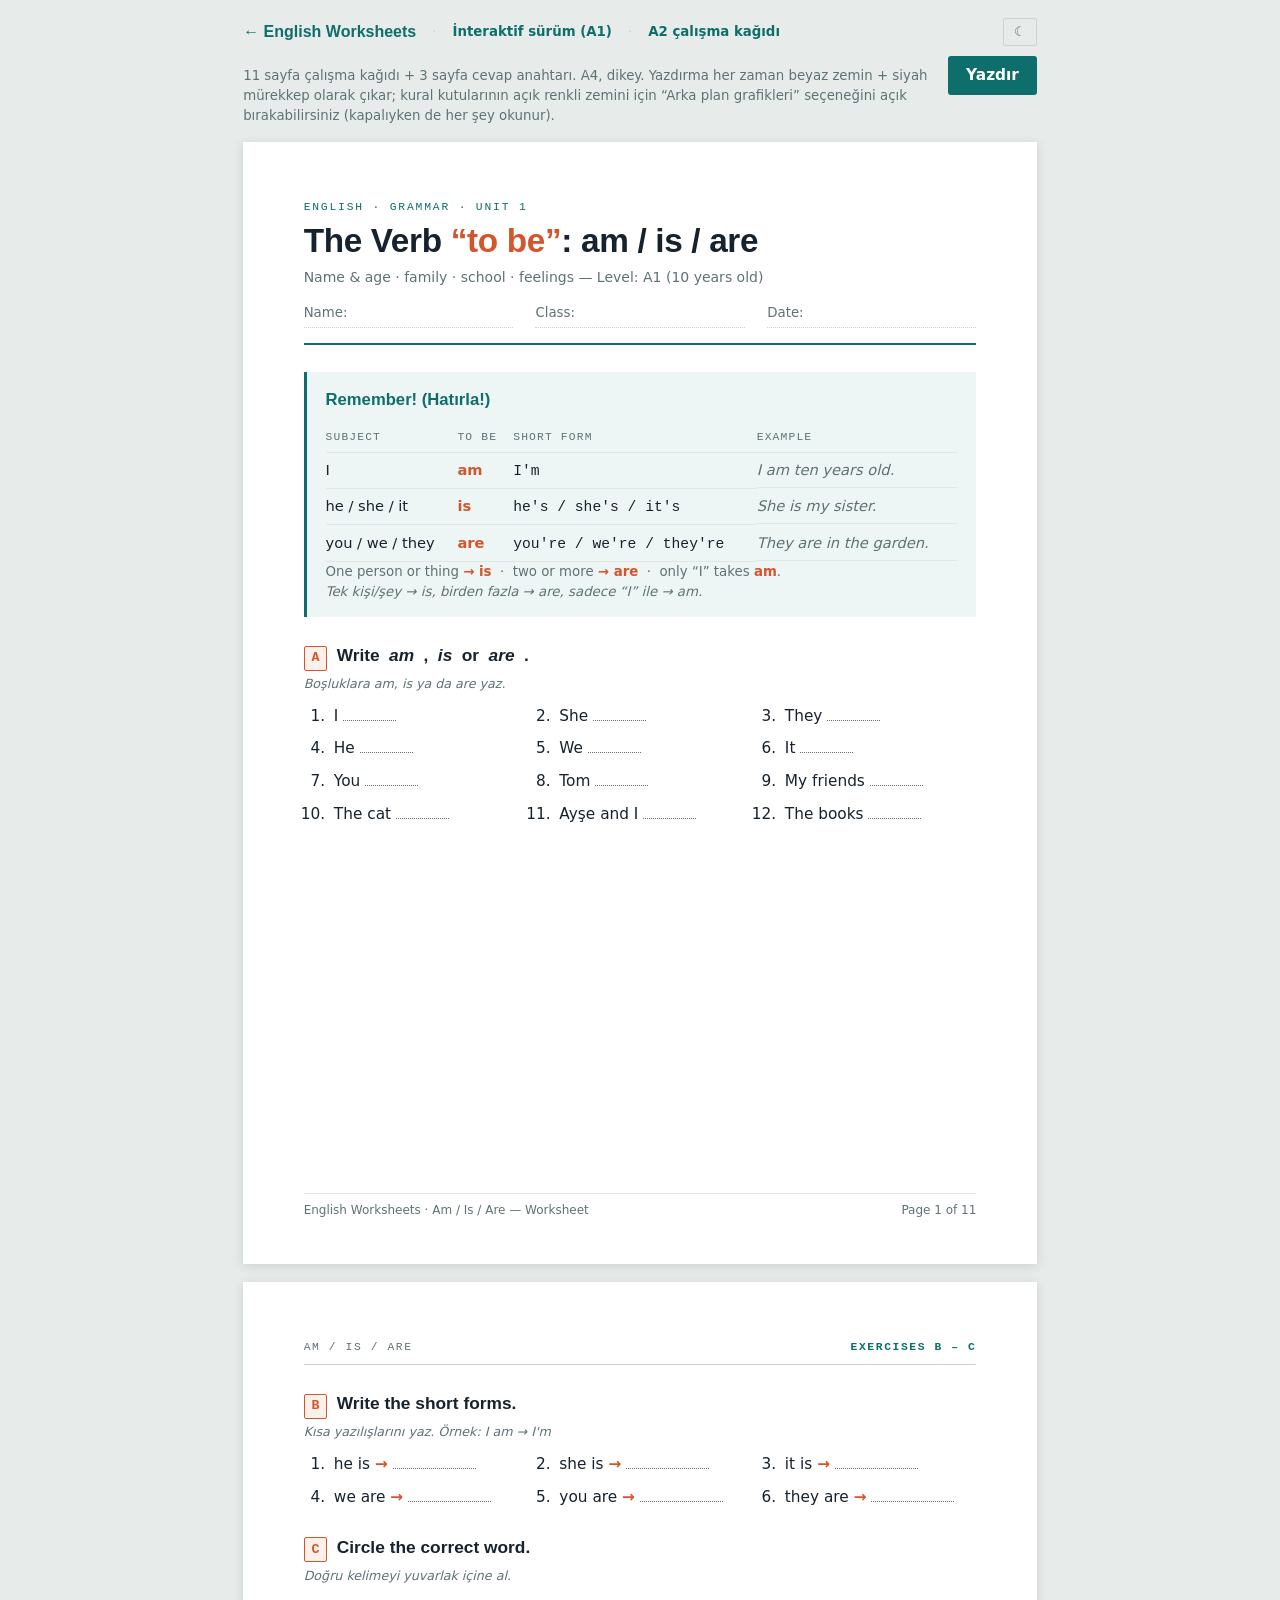
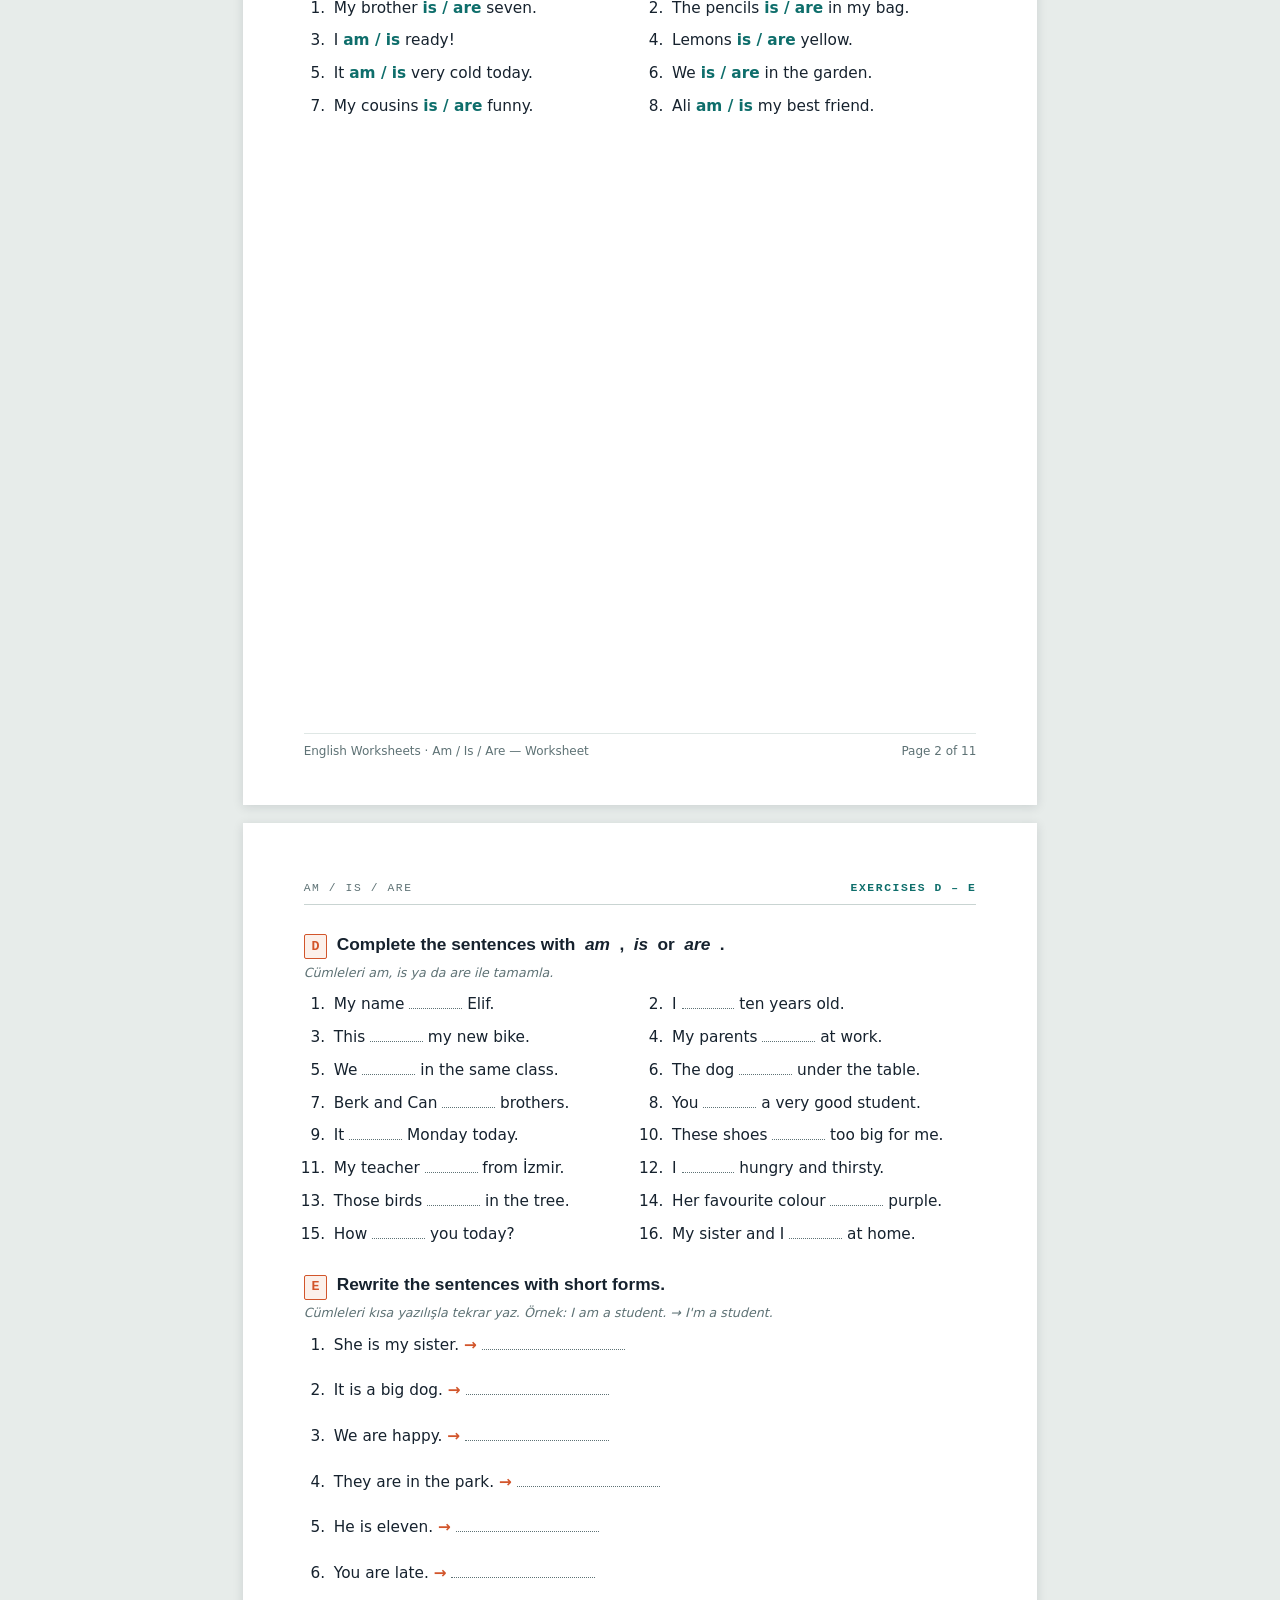
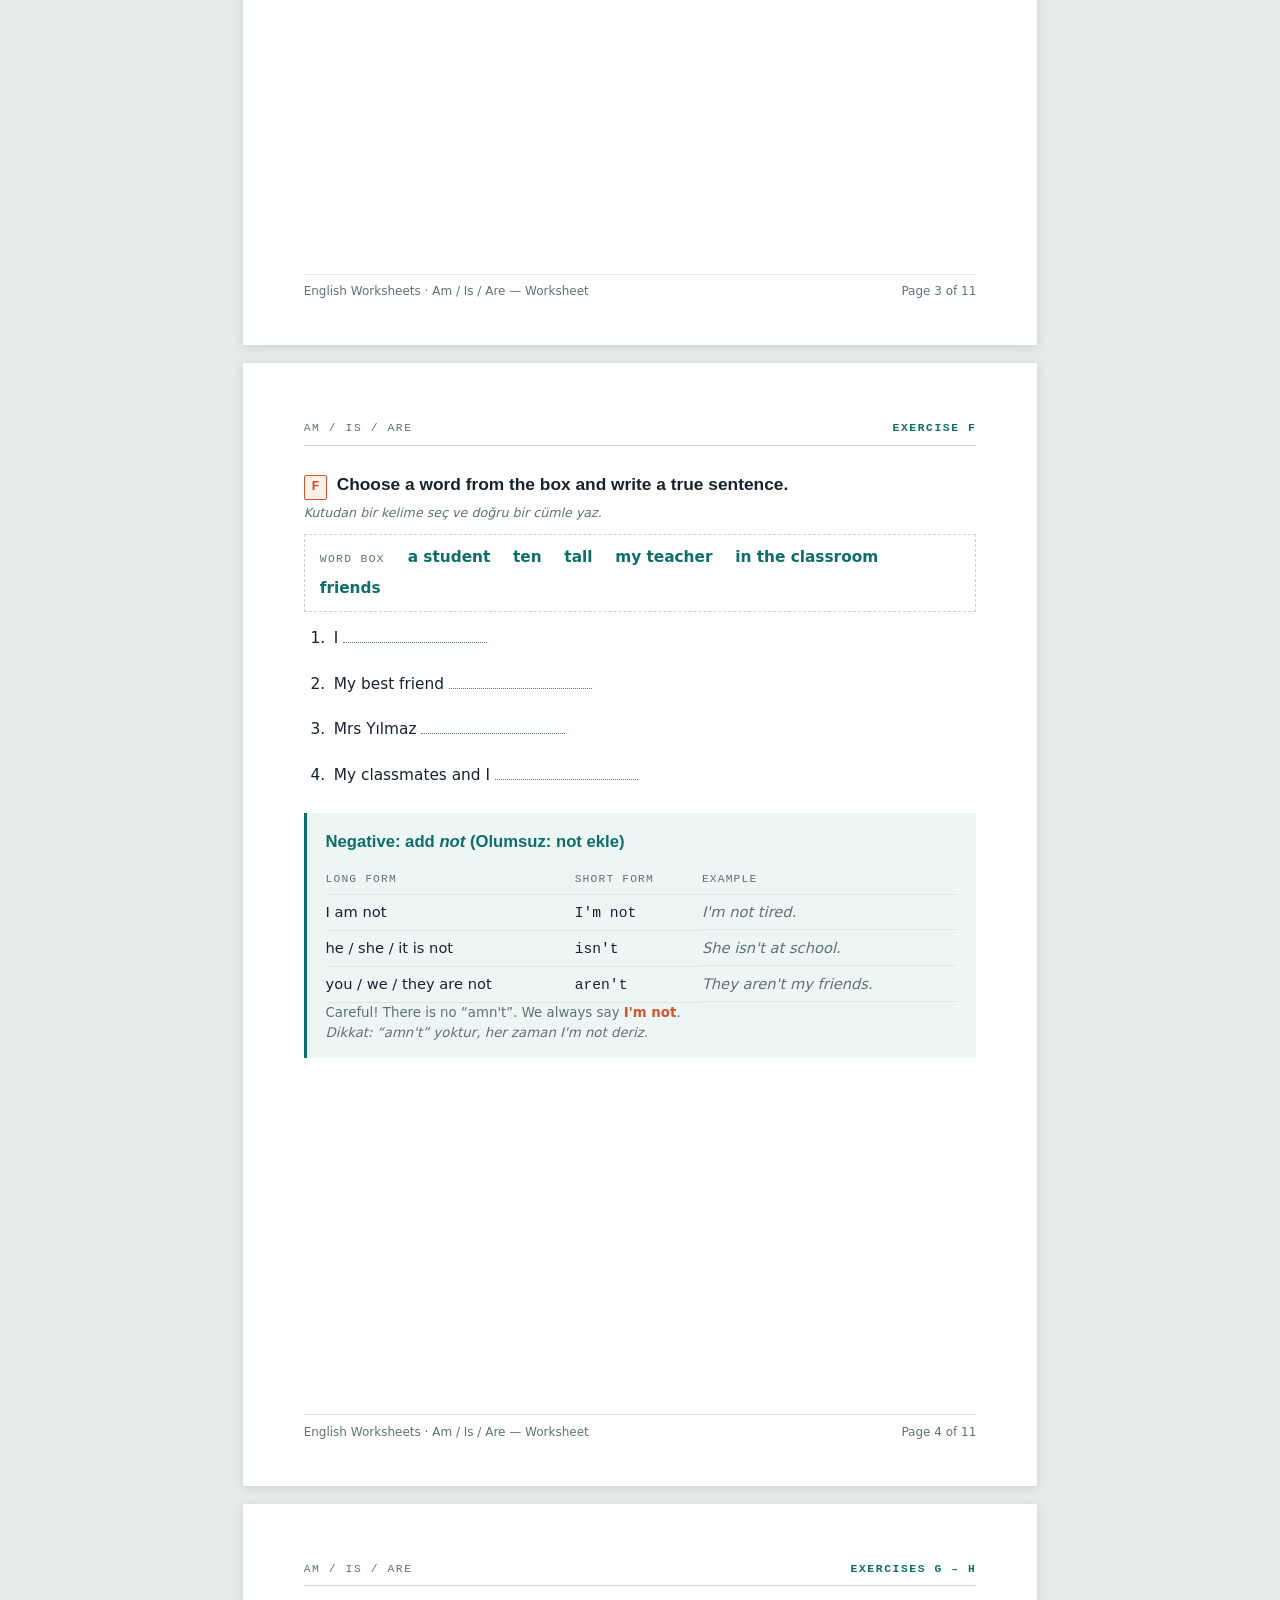
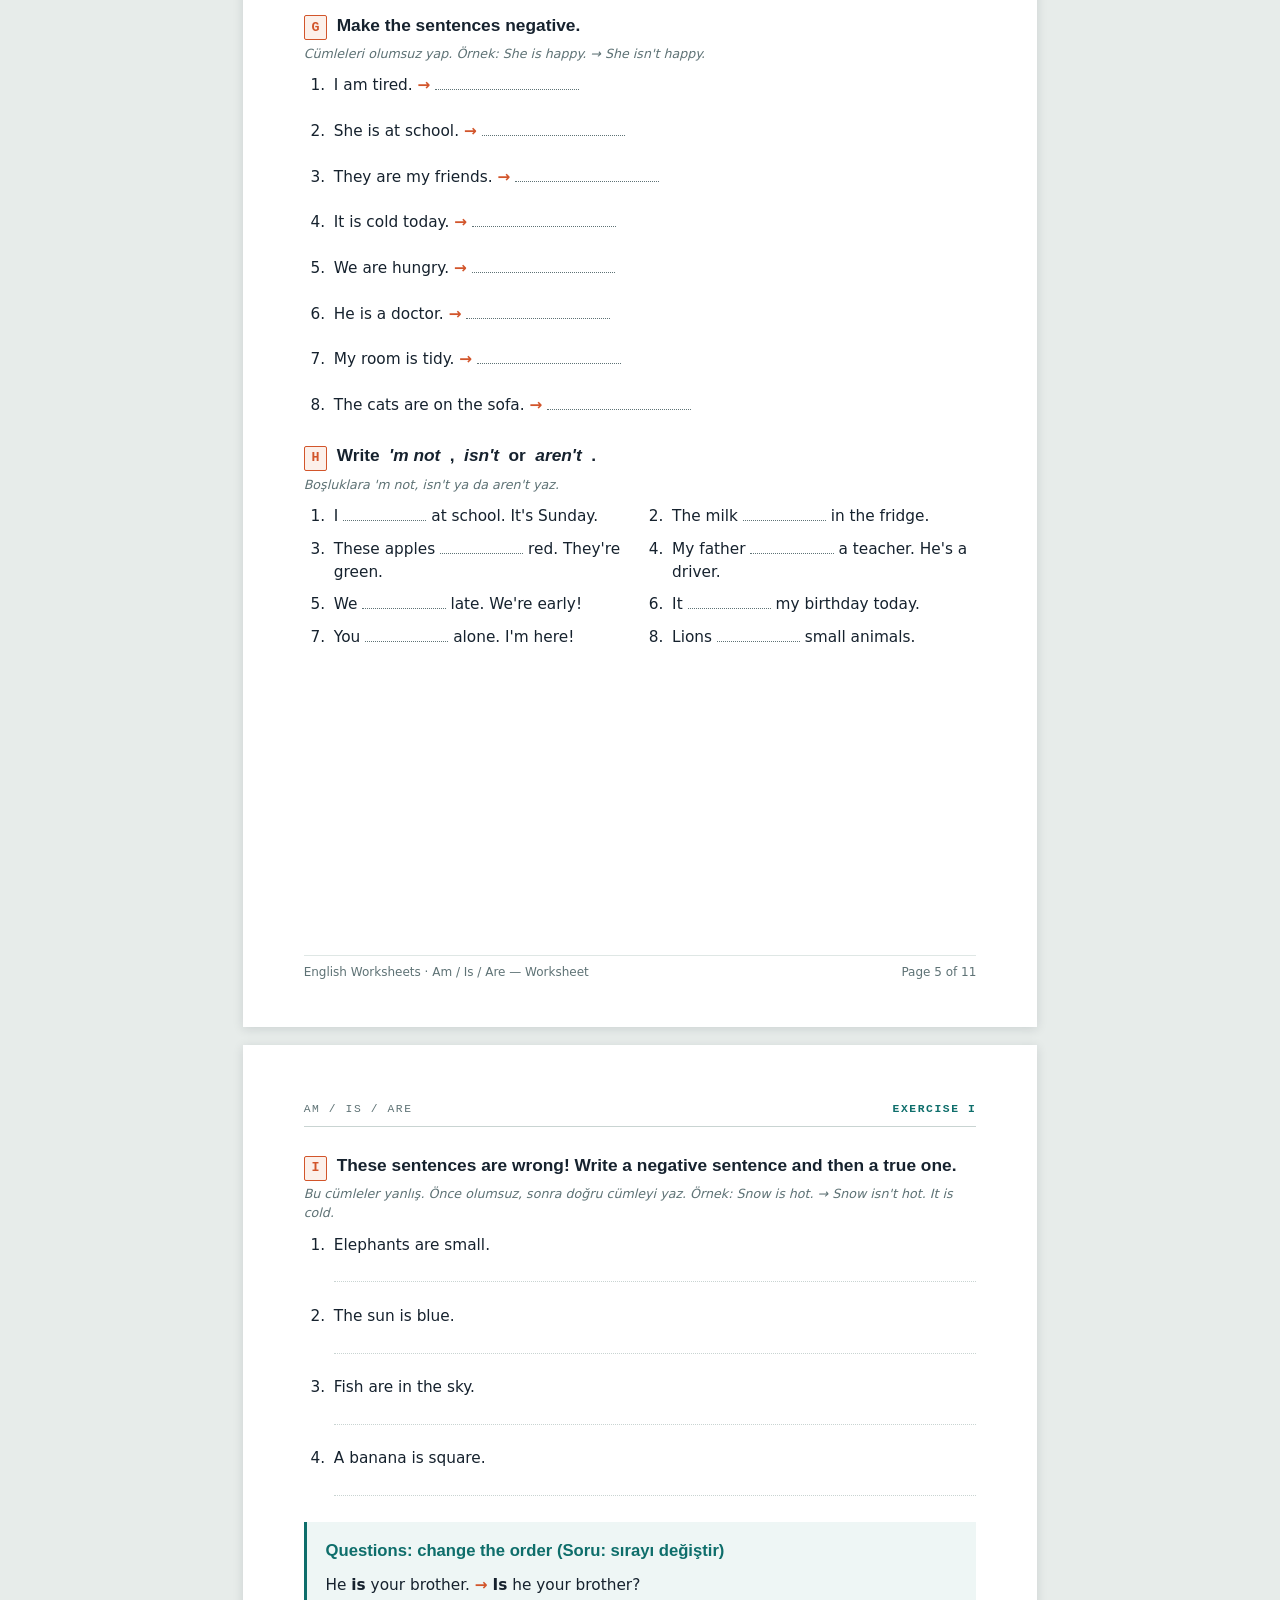
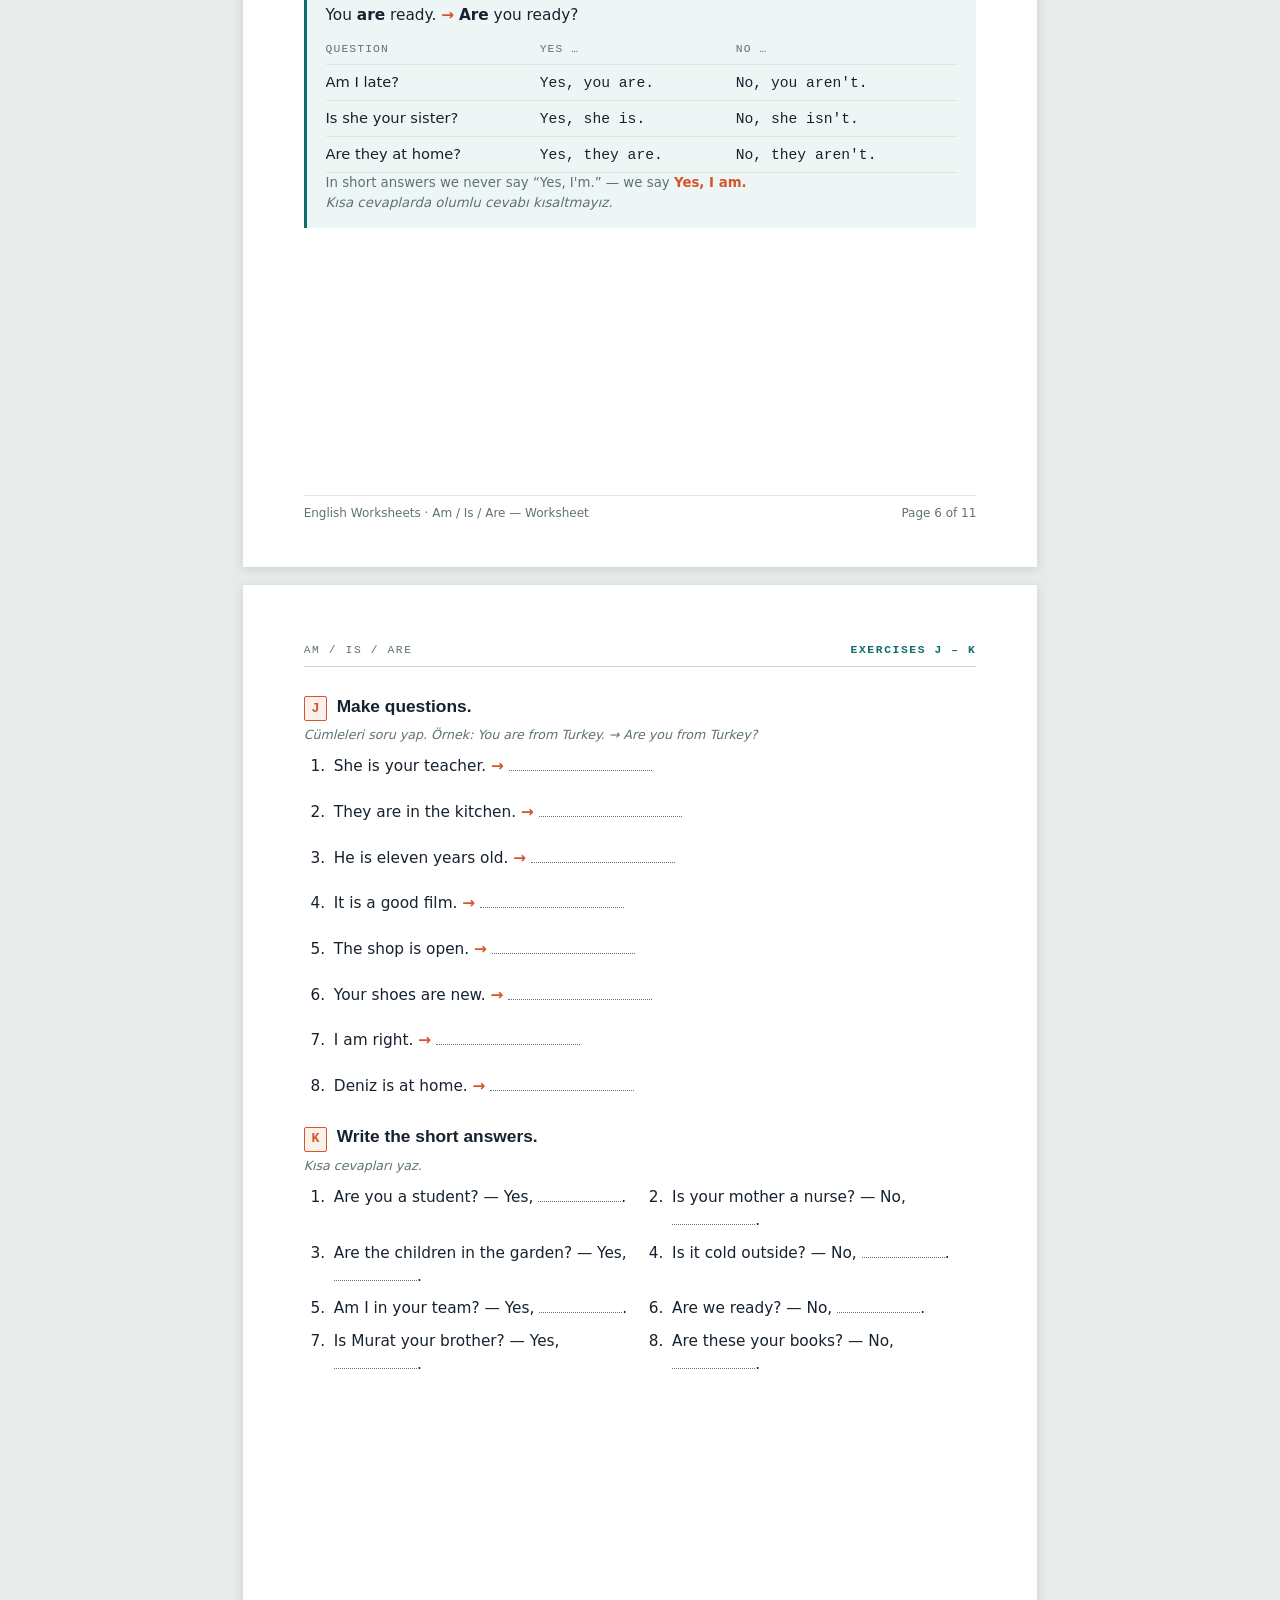
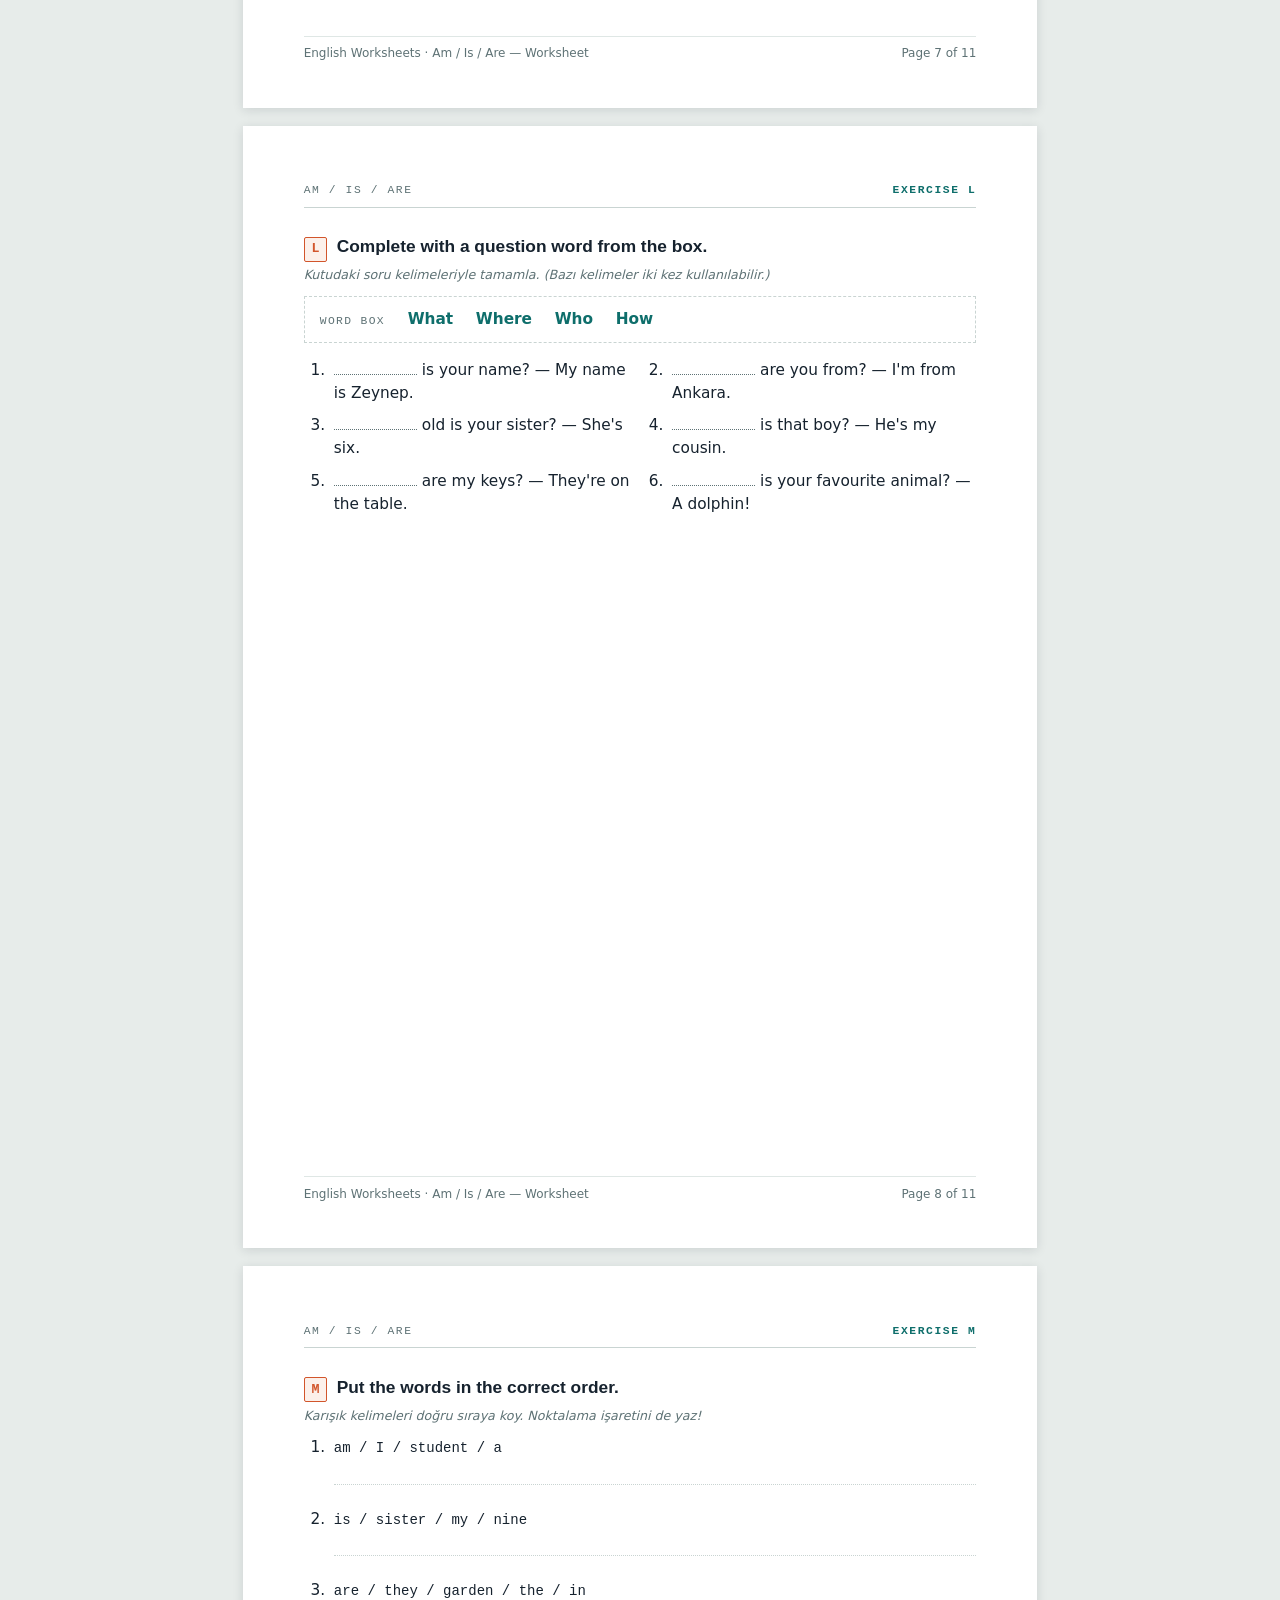
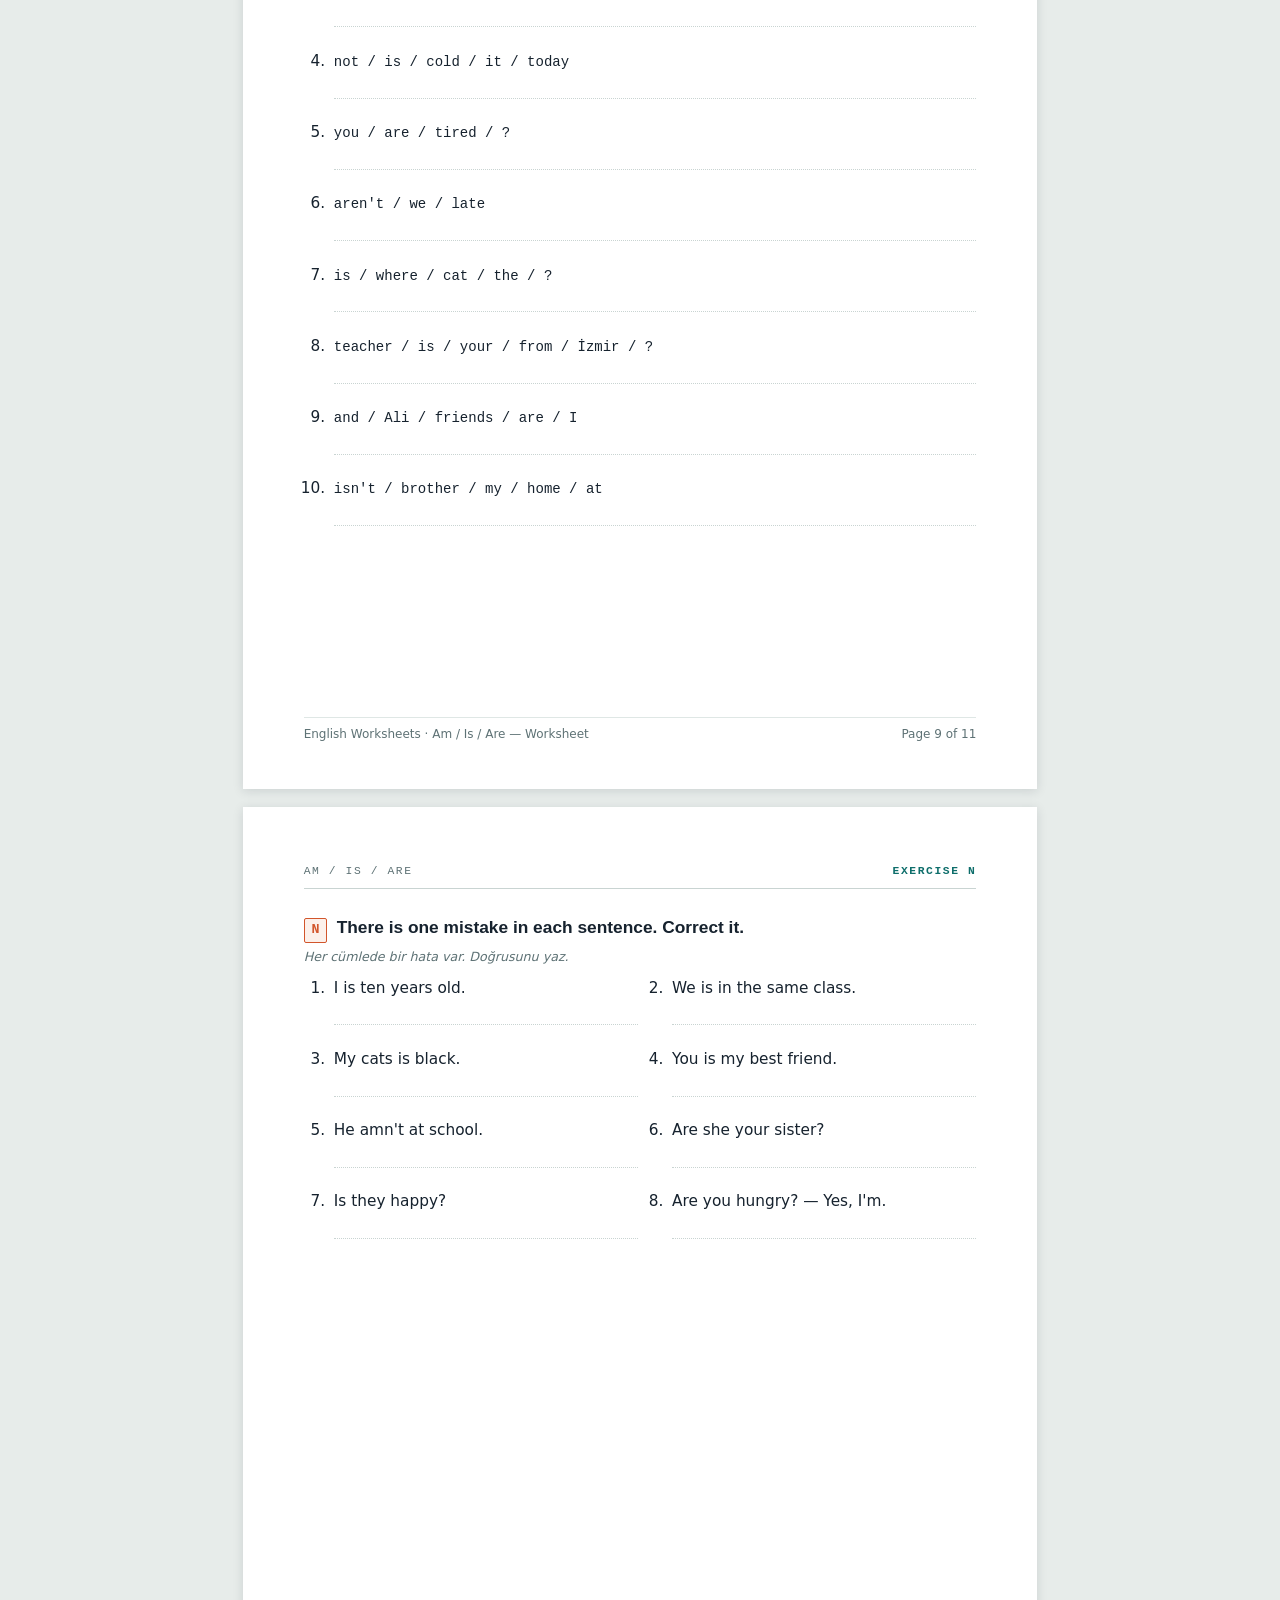
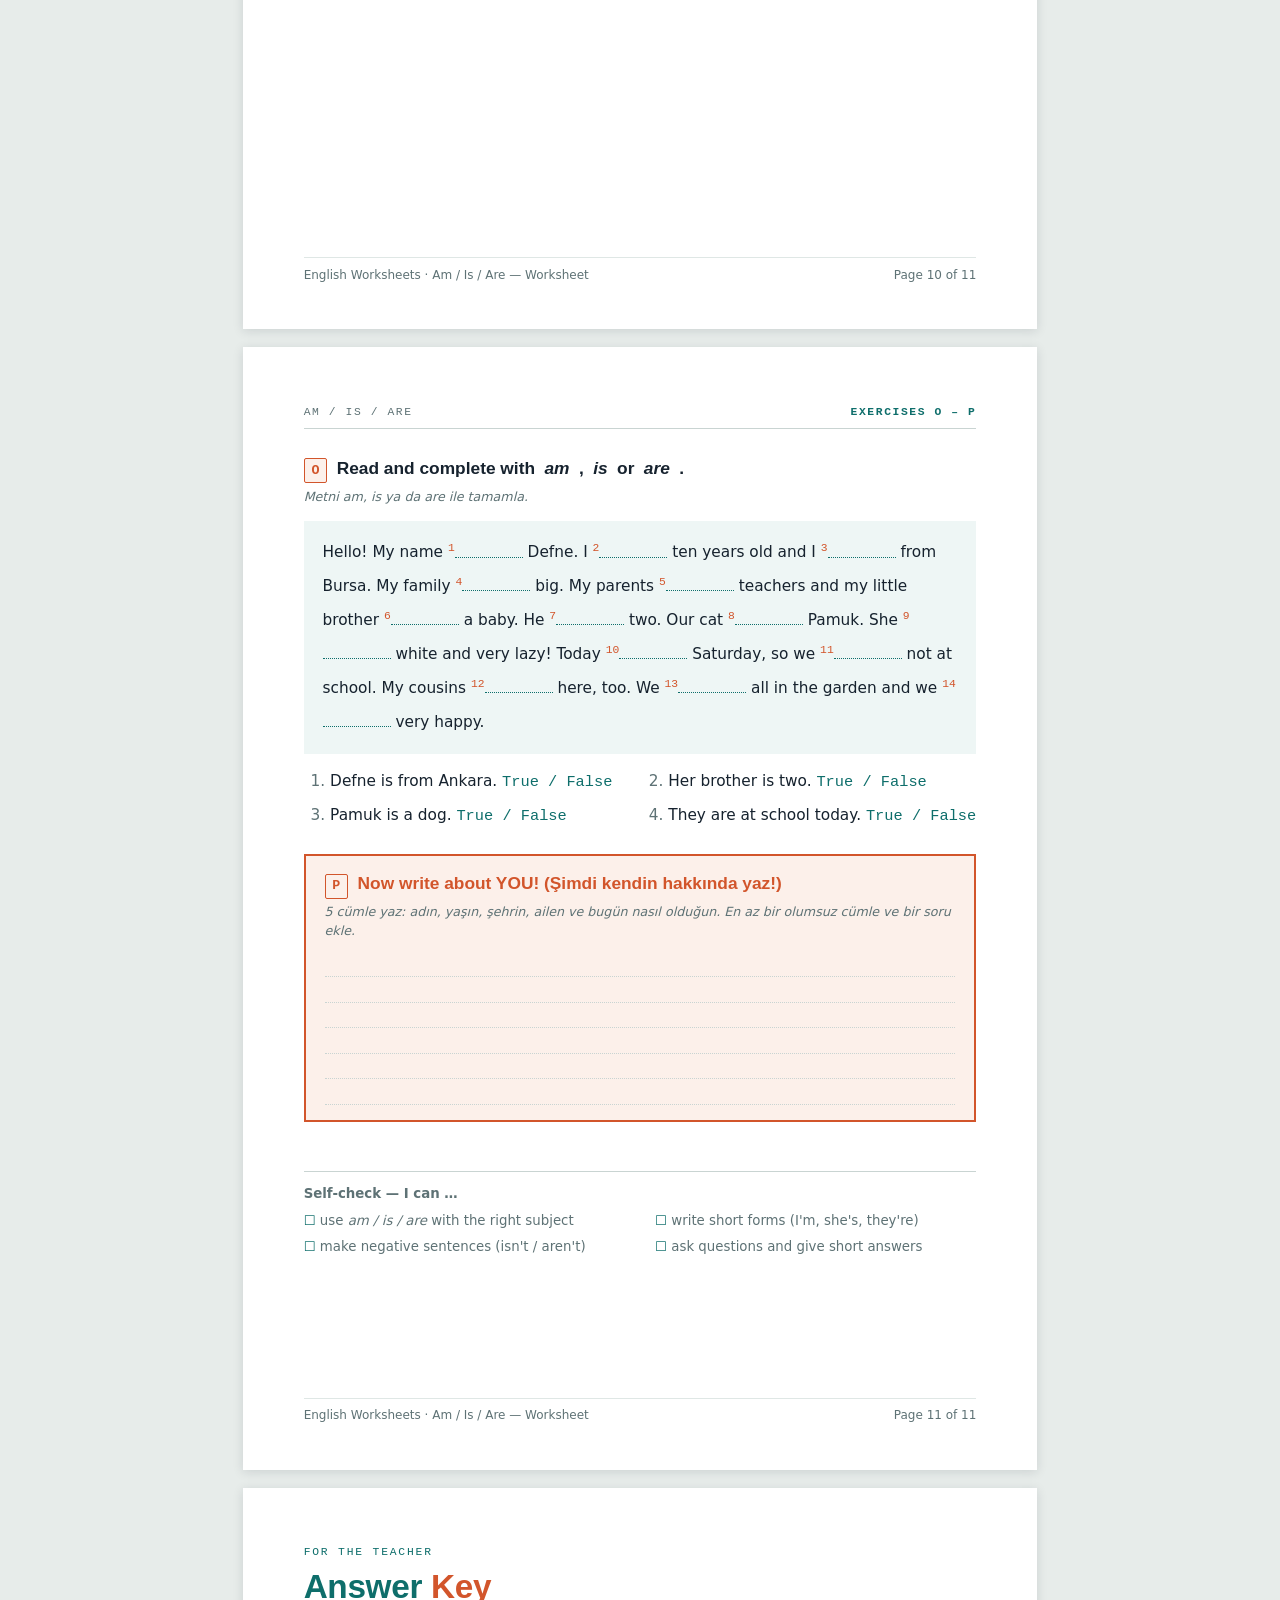
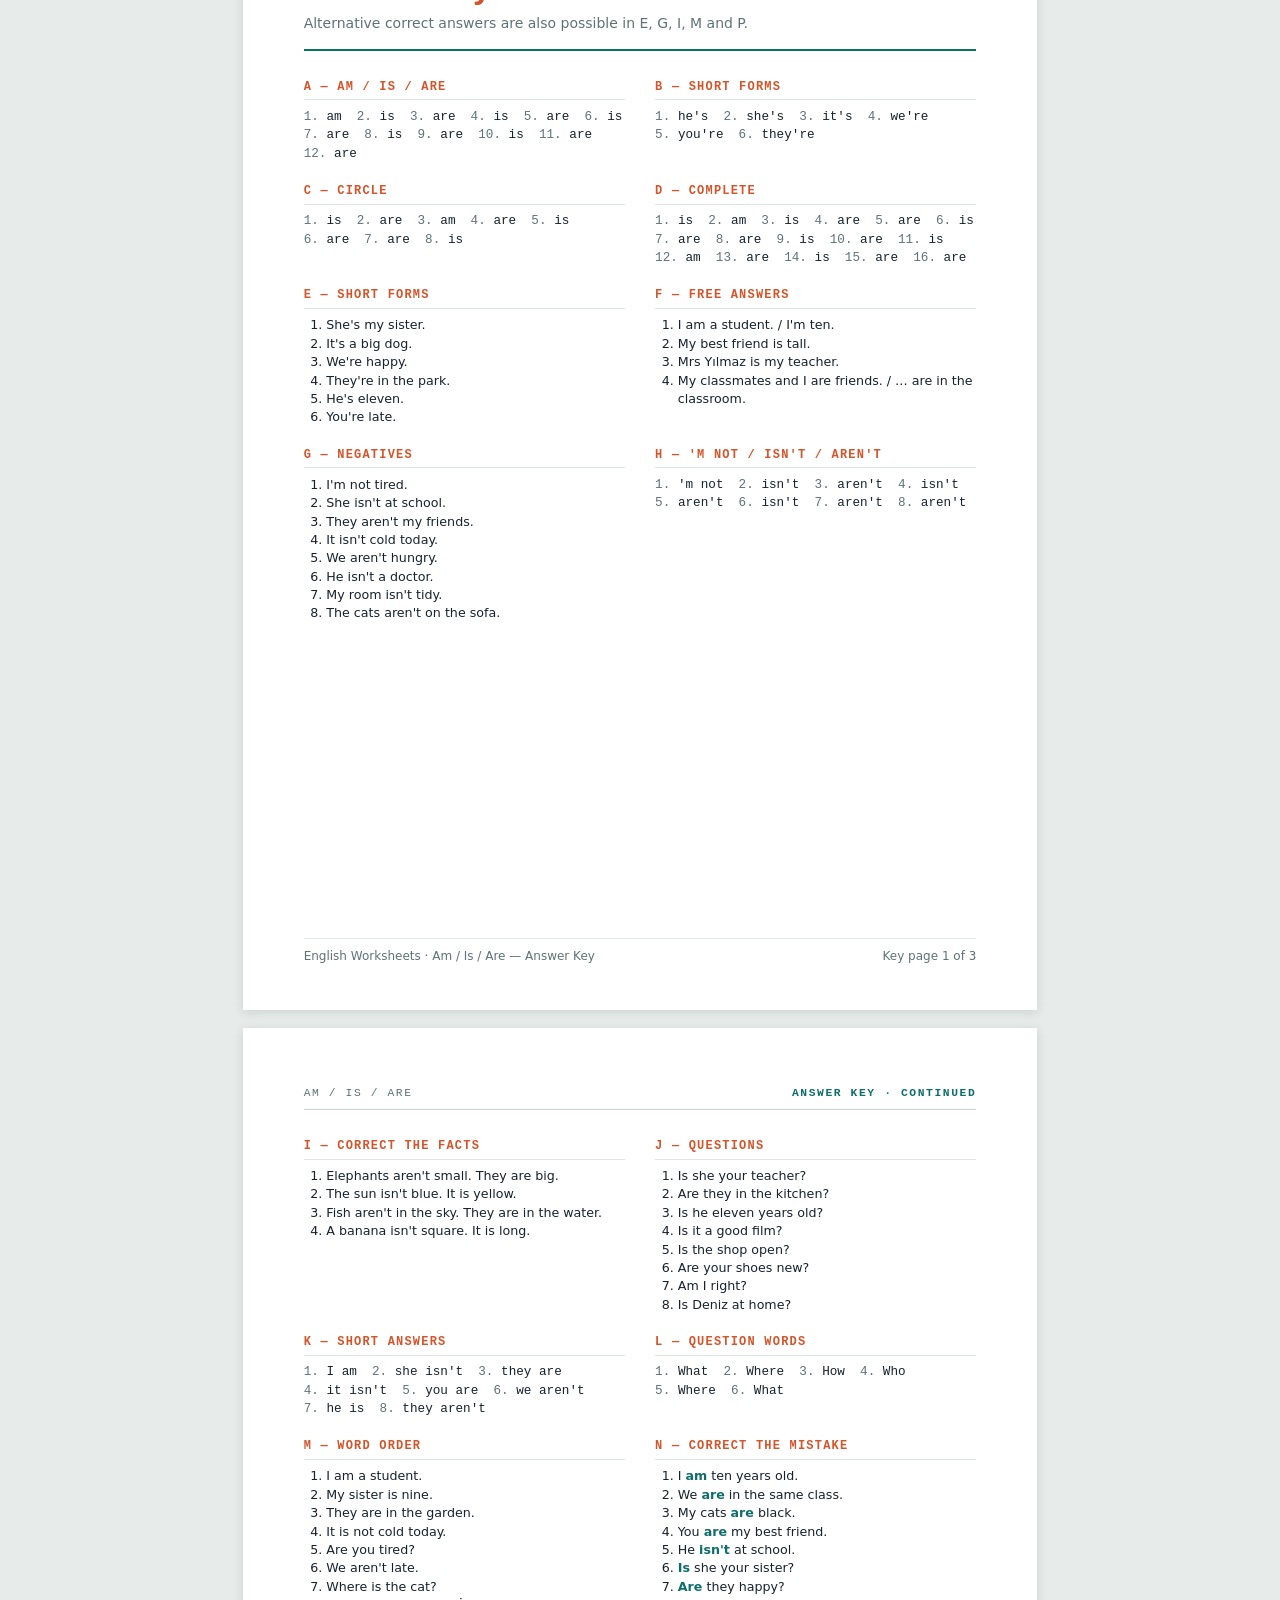
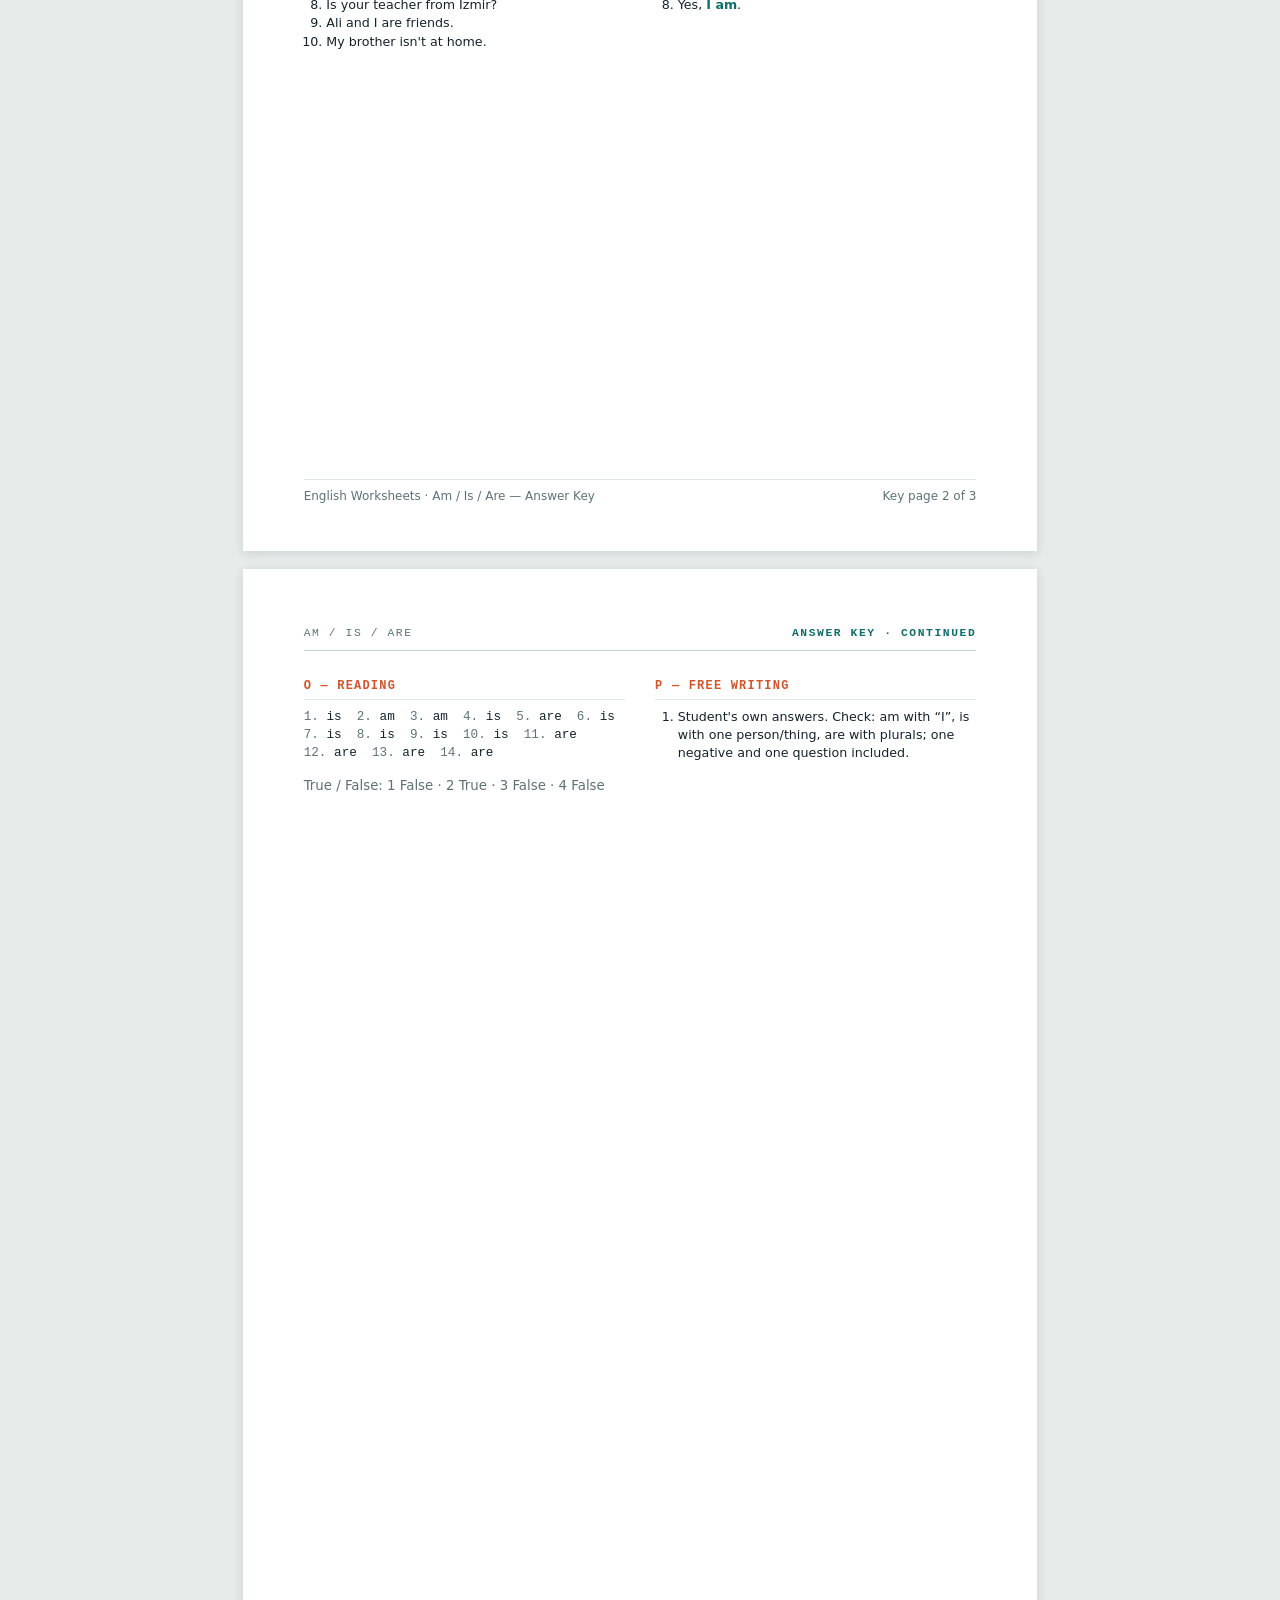
<file: worksheets/am-is-are-worksheet.html>
<!doctype html>
<html lang="en">
<head>
<meta charset="utf-8">
<meta name="viewport" content="width=device-width, initial-scale=1">
<title>Am / Is / Are — Worksheet (Age 10) · English Worksheets</title>
<style>
  :root {
    --paper: #ffffff;
    --ground: #e7ecea;
    --ink: #16222e;
    --ink-soft: #5e7275;
    --rule: #c9d4d2;
    --rule-soft: #dfe7e5;
    --teal: #0e6e6b;
    --teal-tint: #eef6f5;
    --orange: #d2552b;
    --orange-tint: #fcf0ea;
    --shadow: 0 2px 10px rgba(22, 34, 46, .13);
  }
  @media (prefers-color-scheme: dark) {
    :root {
      --paper: #151c21;
      --ground: #0d1215;
      --ink: #e6edea;
      --ink-soft: #9aaeb0;
      --rule: #38474b;
      --rule-soft: #263137;
      --teal: #5ac8bd;
      --teal-tint: #19282a;
      --orange: #f0906a;
      --orange-tint: #2a1f1a;
      --shadow: 0 2px 10px rgba(0, 0, 0, .5);
    }
  }
  :root[data-theme="dark"] {
    --paper: #151c21;
    --ground: #0d1215;
    --ink: #e6edea;
    --ink-soft: #9aaeb0;
    --rule: #38474b;
    --rule-soft: #263137;
    --teal: #5ac8bd;
    --teal-tint: #19282a;
    --orange: #f0906a;
    --orange-tint: #2a1f1a;
    --shadow: 0 2px 10px rgba(0, 0, 0, .5);
  }
  :root[data-theme="light"] {
    --paper: #ffffff;
    --ground: #e7ecea;
    --ink: #16222e;
    --ink-soft: #5e7275;
    --rule: #c9d4d2;
    --rule-soft: #dfe7e5;
    --teal: #0e6e6b;
    --teal-tint: #eef6f5;
    --orange: #d2552b;
    --orange-tint: #fcf0ea;
    --shadow: 0 2px 10px rgba(22, 34, 46, .13);
  }

  body {
    background: var(--ground);
    color: var(--ink);
    font-family: "Segoe UI", -apple-system, system-ui, sans-serif;
    font-size: 11.5pt;
    line-height: 1.5;
    margin: 0;
    padding: 18px 12px 48px;
  }

  /* ---------- toolbar (screen only) ---------- */
  .toolbar {
    max-width: 210mm;
    margin: 0 auto 16px;
    display: flex;
    flex-wrap: wrap;
    align-items: baseline;
    gap: 10px 16px;
  }
  .toolbar p {
    margin: 0;
    color: var(--ink-soft);
    font-size: 10pt;
    flex: 1 1 240px;
  }
  .print-btn {
    font: inherit;
    font-weight: 600;
    color: var(--paper);
    background: var(--teal);
    border: 0;
    border-radius: 3px;
    padding: 8px 18px;
    cursor: pointer;
  }
  .print-btn:hover { filter: brightness(1.1); }
  .print-btn:focus-visible { outline: 3px solid var(--orange); outline-offset: 2px; }

  /* ---------- page shell ---------- */
  .page {
    background: var(--paper);
    box-shadow: var(--shadow);
    width: 210mm;
    min-height: 297mm;
    box-sizing: border-box;
    padding: 15mm 16mm 12mm;
    margin: 0 auto 18px;
    display: flex;
    flex-direction: column;
    gap: 7mm;
  }

  /* ---------- masthead ---------- */
  .masthead { border-bottom: 2.5px solid var(--teal); padding-bottom: 4mm; }
  .eyebrow {
    font-family: Consolas, "Courier New", monospace;
    font-size: 8.5pt;
    letter-spacing: .16em;
    text-transform: uppercase;
    color: var(--teal);
    margin: 0 0 2mm;
  }
  h1 {
    font-family: "Trebuchet MS", "Segoe UI", sans-serif;
    font-size: 25pt;
    line-height: 1.1;
    font-weight: 700;
    letter-spacing: -.01em;
    text-wrap: balance;
    margin: 0;
  }
  h1 em { font-style: normal; color: var(--orange); }
  .sub { margin: 2mm 0 0; color: var(--ink-soft); font-size: 10.5pt; }
  .idline {
    display: flex;
    gap: 6mm;
    margin-top: 4mm;
    font-size: 10pt;
    color: var(--ink-soft);
  }
  .idline span { flex: 1; border-bottom: 1px dotted var(--rule); padding-bottom: 1mm; }

  .runhead {
    display: flex;
    justify-content: space-between;
    align-items: baseline;
    border-bottom: 1px solid var(--rule);
    padding-bottom: 2mm;
    font-family: Consolas, "Courier New", monospace;
    font-size: 8.5pt;
    letter-spacing: .14em;
    text-transform: uppercase;
    color: var(--ink-soft);
  }
  .runhead b { color: var(--teal); letter-spacing: .14em; }

  /* ---------- rule box ---------- */
  .ruleboxes { display: flex; flex-direction: column; gap: 5mm; }
  .rulebox {
    border-left: 3px solid var(--teal);
    background: var(--teal-tint);
    padding: 4mm 5mm;
  }
  .rulebox h3 {
    font-family: "Trebuchet MS", "Segoe UI", sans-serif;
    font-size: 12.5pt;
    margin: 0 0 3mm;
    color: var(--teal);
  }
  .rulebox p { margin: 0 0 2mm; }
  .rulebox p:last-child { margin-bottom: 0; }
  .tip {
    font-size: 10pt;
    color: var(--ink-soft);
  }
  .tip b { color: var(--orange); }

  table { border-collapse: collapse; width: 100%; font-size: 11pt; }
  .grammar th, .grammar td {
    text-align: left;
    padding: 1.6mm 3mm 1.6mm 0;
    border-bottom: 1px solid var(--rule-soft);
    vertical-align: baseline;
  }
  .grammar th {
    font-family: Consolas, "Courier New", monospace;
    font-size: 8.5pt;
    letter-spacing: .1em;
    text-transform: uppercase;
    color: var(--ink-soft);
    font-weight: 400;
  }
  .grammar td.be { font-weight: 700; color: var(--orange); white-space: nowrap; }
  .grammar td.short { font-family: Consolas, "Courier New", monospace; white-space: nowrap; }
  .grammar td.ex { color: var(--ink-soft); font-style: italic; }
  .scroller { overflow-x: auto; }

  /* ---------- exercises ---------- */
  .ex { display: flow-root; }
  .ex h2 {
    font-family: "Trebuchet MS", "Segoe UI", sans-serif;
    font-size: 13pt;
    font-weight: 700;
    margin: 0 0 1mm;
    display: flex;
    align-items: baseline;
    gap: 2.5mm;
  }
  .tag {
    font-family: Consolas, "Courier New", monospace;
    font-size: 10pt;
    font-weight: 700;
    color: var(--orange);
    background: var(--orange-tint);
    border: 1.2px solid var(--orange);
    border-radius: 2px;
    padding: .4mm 1.8mm;
    flex: none;
  }
  .tr {
    display: block;
    font-size: 9.5pt;
    font-style: italic;
    color: var(--ink-soft);
    margin: 0 0 3mm;
  }

  ol.items {
    margin: 0;
    padding-left: 7mm;
    display: grid;
    gap: 2.6mm 8mm;
  }
  ol.items.two { grid-template-columns: 1fr 1fr; }
  ol.items.three { grid-template-columns: 1fr 1fr 1fr; }
  ol.items li { padding-left: 1mm; }
  ol.items.roomy { gap: 6mm 8mm; }

  .blank {
    display: inline-block;
    min-width: 22mm;
    border-bottom: 1px dotted var(--ink-soft);
  }
  .blank.sm { min-width: 14mm; }
  .blank.lg { min-width: 38mm; }
  .line {
    display: block;
    border-bottom: 1px dotted var(--rule);
    height: 6.5mm;
  }
  .opt { font-weight: 600; color: var(--teal); white-space: nowrap; }
  .arrow { color: var(--orange); font-weight: 700; }
  .scram {
    font-family: Consolas, "Courier New", monospace;
    font-size: 10.5pt;
  }

  .wordbank {
    border: 1.5px dashed var(--rule);
    padding: 3mm 4mm;
    margin: 0 0 4mm;
    display: flex;
    flex-wrap: wrap;
    gap: 2mm 6mm;
    align-items: baseline;
  }
  .wordbank b {
    font-family: Consolas, "Courier New", monospace;
    font-size: 8.5pt;
    letter-spacing: .12em;
    text-transform: uppercase;
    color: var(--ink-soft);
    font-weight: 400;
  }
  .wordbank span { font-weight: 600; color: var(--teal); }

  .reading {
    background: var(--teal-tint);
    padding: 4mm 5mm;
    line-height: 2.2;
    font-size: 11.5pt;
  }
  .reading .blank { min-width: 18mm; border-bottom-color: var(--teal); }
  .n {
    font-family: Consolas, "Courier New", monospace;
    font-size: 8.5pt;
    color: var(--orange);
    vertical-align: super;
  }

  .tf { display: grid; grid-template-columns: 1fr 1fr; gap: 2.6mm 8mm; margin: 3mm 0 0; padding-left: 7mm; }
  .tf li::marker { color: var(--ink-soft); }
  .pick { font-family: Consolas, "Courier New", monospace; color: var(--teal); white-space: nowrap; }

  .challenge {
    border: 2px solid var(--orange);
    background: var(--orange-tint);
    padding: 4mm 5mm;
  }
  .challenge h2 { color: var(--orange); }

  .selfcheck {
    margin-top: 6mm;
    border-top: 1px solid var(--rule);
    padding-top: 3mm;
    font-size: 10pt;
    color: var(--ink-soft);
  }
  .selfcheck ul { list-style: none; margin: 2mm 0 0; padding: 0; display: grid; grid-template-columns: 1fr 1fr; gap: 1.5mm 8mm; }
  .selfcheck li::before { content: "☐  "; color: var(--teal); }

  /* ---------- answer key ---------- */
  .key { background: var(--paper); }
  .key h1 { color: var(--teal); }
  .keygrid { display: grid; grid-template-columns: 1fr 1fr; gap: 5mm 8mm; }
  .keyblock h3 {
    font-family: Consolas, "Courier New", monospace;
    font-size: 9pt;
    letter-spacing: .1em;
    text-transform: uppercase;
    color: var(--orange);
    border-bottom: 1px solid var(--rule-soft);
    padding-bottom: 1mm;
    margin: 0 0 2mm;
  }
  .keyblock ol {
    margin: 0;
    padding-left: 6mm;
    font-size: 9.5pt;
    line-height: 1.45;
    font-variant-numeric: tabular-nums;
  }
  .keyblock ol.inline { padding-left: 0; list-style: none; display: flex; flex-wrap: wrap; gap: 0 4mm; }
  .keyblock ol.inline li { font-family: Consolas, "Courier New", monospace; }
  .keyblock ol.inline li::before { content: counter(list-item) ". "; color: var(--ink-soft); }
  .keyblock ol.inline li { counter-increment: list-item; }
  .keyblock b { color: var(--teal); }

  .footer {
    margin-top: auto;
    font-size: 9pt;
    color: var(--ink-soft);
    border-top: 1px solid var(--rule-soft);
    padding-top: 2mm;
    display: flex;
    justify-content: space-between;
  }

  @media (max-width: 230mm) {
    .page { width: 100%; min-height: 0; padding: 7mm 6mm; }
    ol.items.two, ol.items.three, .keygrid, .tf, .selfcheck ul { grid-template-columns: 1fr; }
  }

  /* ---------- site bar (screen only) ---------- */
  .ws-bar {
    max-width: 210mm;
    margin: 0 auto 10px;
    display: flex;
    flex-wrap: wrap;
    align-items: center;
    gap: 6px 16px;
    font-size: 10pt;
    color: var(--ink-soft);
  }
  .ws-bar a { color: var(--teal); font-weight: 600; text-decoration: none; }
  .ws-bar a:hover { text-decoration: underline; }
  .ws-bar .home { font-family: "Trebuchet MS", "Segoe UI", sans-serif; font-size: 12pt; }
  .ws-bar .sep { color: var(--rule); }
  .ws-bar .grow { flex: 1 1 auto; }
  .theme-btn {
    font: inherit;
    color: var(--ink-soft);
    background: transparent;
    border: 1.2px solid var(--rule);
    border-radius: 3px;
    padding: 3px 10px;
    cursor: pointer;
  }
  .theme-btn:hover { color: var(--teal); border-color: var(--teal); }
  .theme-btn:focus-visible { outline: 3px solid var(--orange); outline-offset: 2px; }

  @media print {
    @page { size: A4; margin: 0; }
    :root,
    :root[data-theme="dark"],
    :root[data-theme="light"] {
      --paper: #ffffff; --ground: #ffffff; --ink: #16222e; --ink-soft: #5e7275;
      --rule: #c9d4d2; --rule-soft: #dfe7e5; --teal: #0e6e6b; --teal-tint: #eef6f5;
      --orange: #d2552b; --orange-tint: #fcf0ea; --shadow: none;
    }
    body { background: #fff; padding: 0; font-size: 11pt; -webkit-print-color-adjust: exact; print-color-adjust: exact; }
    .toolbar, .ws-bar { display: none; }
    .page { width: auto; min-height: 296mm; box-shadow: none; margin: 0; padding: 13mm 15mm 10mm; gap: 5.5mm; break-after: page; }
    .page:last-child { break-after: auto; }
    .ex, .rulebox, .reading, .challenge { break-inside: avoid; }
  }
</style>
</head>
<body>

<div class="ws-bar">
  <a class="home" href="../index.html">← English Worksheets</a>
  <span class="sep">·</span>
  <a href="../units/am-is-are-a1.html">İnteraktif sürüm (A1)</a>
  <span class="sep">·</span>
  <a href="am-is-are-worksheet-a2.html">A2 çalışma kağıdı</a>
  <span class="grow"></span>
  <button class="theme-btn" type="button" title="Açık / koyu tema" aria-label="Temayı değiştir">☾</button>
</div>

<div class="toolbar">
  <p>11 sayfa çalışma kağıdı + 3 sayfa cevap anahtarı. A4, dikey. Yazdırma her zaman beyaz zemin + siyah mürekkep olarak çıkar; kural kutularının açık renkli zemini için “Arka plan grafikleri” seçeneğini açık bırakabilirsiniz (kapalıyken de her şey okunur).</p>
  <button class="print-btn" onclick="window.print()">Yazdır</button>
</div>

<!-- ============ PAGE 1 ============ -->
<section class="page">
  <header class="masthead">
    <p class="eyebrow">English · Grammar · Unit 1</p>
    <h1>The Verb <em>“to be”</em>: am / is / are</h1>
    <p class="sub">Name &amp; age · family · school · feelings — Level: A1 (10 years old)</p>
    <div class="idline"><span>Name:</span><span>Class:</span><span>Date:</span></div>
  </header>
  <div class="ruleboxes">
    <div class="rulebox">
      <h3>Remember! (Hatırla!)</h3>
      <div class="scroller">
        <table class="grammar">
          <tr><th>Subject</th><th>to be</th><th>Short form</th><th>Example</th></tr>
          <tr><td>I</td><td class="be">am</td><td class="short">I'm</td><td class="ex">I am ten years old.</td></tr>
          <tr><td>he / she / it</td><td class="be">is</td><td class="short">he's / she's / it's</td><td class="ex">She is my sister.</td></tr>
          <tr><td>you / we / they</td><td class="be">are</td><td class="short">you're / we're / they're</td><td class="ex">They are in the garden.</td></tr>
        </table>
      </div>
      <p class="tip">One person or thing <b>→ is</b> &nbsp;·&nbsp; two or more <b>→ are</b> &nbsp;·&nbsp; only “I” takes <b>am</b>.<br>
      <i>Tek kişi/şey → is, birden fazla → are, sadece “I” ile → am.</i></p>
    </div>
  </div>
  <div class="ex">
    <h2><span class="tag">A</span> Write <i>am</i>, <i>is</i> or <i>are</i>.</h2>
    <span class="tr">Boşluklara am, is ya da are yaz.</span>
    <ol class="items three">
      <li>I <span class="blank sm"></span></li>
      <li>She <span class="blank sm"></span></li>
      <li>They <span class="blank sm"></span></li>
      <li>He <span class="blank sm"></span></li>
      <li>We <span class="blank sm"></span></li>
      <li>It <span class="blank sm"></span></li>
      <li>You <span class="blank sm"></span></li>
      <li>Tom <span class="blank sm"></span></li>
      <li>My friends <span class="blank sm"></span></li>
      <li>The cat <span class="blank sm"></span></li>
      <li>Ayşe and I <span class="blank sm"></span></li>
      <li>The books <span class="blank sm"></span></li>
    </ol>
  </div>

  <div class="footer"><span>English Worksheets · Am / Is / Are — Worksheet</span><span>Page 1 of 11</span></div>
</section>

<!-- ============ PAGE 2 ============ -->
<section class="page">
  <div class="runhead"><span>Am / Is / Are</span><b>Exercises B – C</b></div>
  <div class="ex">
    <h2><span class="tag">B</span> Write the short forms.</h2>
    <span class="tr">Kısa yazılışlarını yaz. Örnek: I am → I'm</span>
    <ol class="items three">
      <li>he is <span class="arrow">→</span> <span class="blank"></span></li>
      <li>she is <span class="arrow">→</span> <span class="blank"></span></li>
      <li>it is <span class="arrow">→</span> <span class="blank"></span></li>
      <li>we are <span class="arrow">→</span> <span class="blank"></span></li>
      <li>you are <span class="arrow">→</span> <span class="blank"></span></li>
      <li>they are <span class="arrow">→</span> <span class="blank"></span></li>
    </ol>
  </div>
  <div class="ex">
    <h2><span class="tag">C</span> Circle the correct word.</h2>
    <span class="tr">Doğru kelimeyi yuvarlak içine al.</span>
    <ol class="items two">
      <li>My brother <span class="opt">is / are</span> seven.</li>
      <li>The pencils <span class="opt">is / are</span> in my bag.</li>
      <li>I <span class="opt">am / is</span> ready!</li>
      <li>Lemons <span class="opt">is / are</span> yellow.</li>
      <li>It <span class="opt">am / is</span> very cold today.</li>
      <li>We <span class="opt">is / are</span> in the garden.</li>
      <li>My cousins <span class="opt">is / are</span> funny.</li>
      <li>Ali <span class="opt">am / is</span> my best friend.</li>
    </ol>
  </div>

  <div class="footer"><span>English Worksheets · Am / Is / Are — Worksheet</span><span>Page 2 of 11</span></div>
</section>

<!-- ============ PAGE 3 ============ -->
<section class="page">
  <div class="runhead"><span>Am / Is / Are</span><b>Exercises D – E</b></div>
  <div class="ex">
    <h2><span class="tag">D</span> Complete the sentences with <i>am</i>, <i>is</i> or <i>are</i>.</h2>
    <span class="tr">Cümleleri am, is ya da are ile tamamla.</span>
    <ol class="items two">
      <li>My name <span class="blank sm"></span> Elif.</li>
      <li>I <span class="blank sm"></span> ten years old.</li>
      <li>This <span class="blank sm"></span> my new bike.</li>
      <li>My parents <span class="blank sm"></span> at work.</li>
      <li>We <span class="blank sm"></span> in the same class.</li>
      <li>The dog <span class="blank sm"></span> under the table.</li>
      <li>Berk and Can <span class="blank sm"></span> brothers.</li>
      <li>You <span class="blank sm"></span> a very good student.</li>
      <li>It <span class="blank sm"></span> Monday today.</li>
      <li>These shoes <span class="blank sm"></span> too big for me.</li>
      <li>My teacher <span class="blank sm"></span> from İzmir.</li>
      <li>I <span class="blank sm"></span> hungry and thirsty.</li>
      <li>Those birds <span class="blank sm"></span> in the tree.</li>
      <li>Her favourite colour <span class="blank sm"></span> purple.</li>
      <li>How <span class="blank sm"></span> you today?</li>
      <li>My sister and I <span class="blank sm"></span> at home.</li>
    </ol>
  </div>
  <div class="ex">
    <h2><span class="tag">E</span> Rewrite the sentences with short forms.</h2>
    <span class="tr">Cümleleri kısa yazılışla tekrar yaz. Örnek: I am a student. → I'm a student.</span>
    <ol class="items roomy">
      <li>She is my sister. <span class="arrow">→</span> <span class="blank lg"></span></li>
      <li>It is a big dog. <span class="arrow">→</span> <span class="blank lg"></span></li>
      <li>We are happy. <span class="arrow">→</span> <span class="blank lg"></span></li>
      <li>They are in the park. <span class="arrow">→</span> <span class="blank lg"></span></li>
      <li>He is eleven. <span class="arrow">→</span> <span class="blank lg"></span></li>
      <li>You are late. <span class="arrow">→</span> <span class="blank lg"></span></li>
    </ol>
  </div>

  <div class="footer"><span>English Worksheets · Am / Is / Are — Worksheet</span><span>Page 3 of 11</span></div>
</section>

<!-- ============ PAGE 4 ============ -->
<section class="page">
  <div class="runhead"><span>Am / Is / Are</span><b>Exercise F</b></div>
  <div class="ex">
    <h2><span class="tag">F</span> Choose a word from the box and write a true sentence.</h2>
    <span class="tr">Kutudan bir kelime seç ve doğru bir cümle yaz.</span>
    <div class="wordbank">
      <b>word box</b>
      <span>a student</span><span>ten</span><span>tall</span><span>my teacher</span><span>in the classroom</span><span>friends</span>
    </div>
    <ol class="items roomy">
      <li>I <span class="blank lg"></span></li>
      <li>My best friend <span class="blank lg"></span></li>
      <li>Mrs Yılmaz <span class="blank lg"></span></li>
      <li>My classmates and I <span class="blank lg"></span></li>
    </ol>
  </div>
  <div class="rulebox">
    <h3>Negative: add <i>not</i> (Olumsuz: not ekle)</h3>
    <div class="scroller">
      <table class="grammar">
        <tr><th>Long form</th><th>Short form</th><th>Example</th></tr>
        <tr><td>I am not</td><td class="short">I'm not</td><td class="ex">I'm not tired.</td></tr>
        <tr><td>he / she / it is not</td><td class="short">isn't</td><td class="ex">She isn't at school.</td></tr>
        <tr><td>you / we / they are not</td><td class="short">aren't</td><td class="ex">They aren't my friends.</td></tr>
      </table>
    </div>
    <p class="tip">Careful! There is no “amn't”. We always say <b>I'm not</b>.<br><i>Dikkat: “amn't” yoktur, her zaman I'm not deriz.</i></p>
  </div>

  <div class="footer"><span>English Worksheets · Am / Is / Are — Worksheet</span><span>Page 4 of 11</span></div>
</section>

<!-- ============ PAGE 5 ============ -->
<section class="page">
  <div class="runhead"><span>Am / Is / Are</span><b>Exercises G – H</b></div>
  <div class="ex">
    <h2><span class="tag">G</span> Make the sentences negative.</h2>
    <span class="tr">Cümleleri olumsuz yap. Örnek: She is happy. → She isn't happy.</span>
    <ol class="items roomy">
      <li>I am tired. <span class="arrow">→</span> <span class="blank lg"></span></li>
      <li>She is at school. <span class="arrow">→</span> <span class="blank lg"></span></li>
      <li>They are my friends. <span class="arrow">→</span> <span class="blank lg"></span></li>
      <li>It is cold today. <span class="arrow">→</span> <span class="blank lg"></span></li>
      <li>We are hungry. <span class="arrow">→</span> <span class="blank lg"></span></li>
      <li>He is a doctor. <span class="arrow">→</span> <span class="blank lg"></span></li>
      <li>My room is tidy. <span class="arrow">→</span> <span class="blank lg"></span></li>
      <li>The cats are on the sofa. <span class="arrow">→</span> <span class="blank lg"></span></li>
    </ol>
  </div>
  <div class="ex">
    <h2><span class="tag">H</span> Write <i>'m not</i>, <i>isn't</i> or <i>aren't</i>.</h2>
    <span class="tr">Boşluklara 'm not, isn't ya da aren't yaz.</span>
    <ol class="items two">
      <li>I <span class="blank"></span> at school. It's Sunday.</li>
      <li>The milk <span class="blank"></span> in the fridge.</li>
      <li>These apples <span class="blank"></span> red. They're green.</li>
      <li>My father <span class="blank"></span> a teacher. He's a driver.</li>
      <li>We <span class="blank"></span> late. We're early!</li>
      <li>It <span class="blank"></span> my birthday today.</li>
      <li>You <span class="blank"></span> alone. I'm here!</li>
      <li>Lions <span class="blank"></span> small animals.</li>
    </ol>
  </div>

  <div class="footer"><span>English Worksheets · Am / Is / Are — Worksheet</span><span>Page 5 of 11</span></div>
</section>

<!-- ============ PAGE 6 ============ -->
<section class="page">
  <div class="runhead"><span>Am / Is / Are</span><b>Exercise I</b></div>
  <div class="ex">
    <h2><span class="tag">I</span> These sentences are wrong! Write a negative sentence and then a true one.</h2>
    <span class="tr">Bu cümleler yanlış. Önce olumsuz, sonra doğru cümleyi yaz. Örnek: Snow is hot. → Snow isn't hot. It is cold.</span>
    <ol class="items roomy">
      <li>Elephants are small. <span class="line"></span></li>
      <li>The sun is blue. <span class="line"></span></li>
      <li>Fish are in the sky. <span class="line"></span></li>
      <li>A banana is square. <span class="line"></span></li>
    </ol>
  </div>
  <div class="rulebox">
    <h3>Questions: change the order (Soru: sırayı değiştir)</h3>
    <p>He <b>is</b> your brother. <span class="arrow">→</span> <b>Is</b> he your brother?</p>
    <p>You <b>are</b> ready. <span class="arrow">→</span> <b>Are</b> you ready?</p>
    <div class="scroller">
      <table class="grammar">
        <tr><th>Question</th><th>Yes …</th><th>No …</th></tr>
        <tr><td>Am I late?</td><td class="short">Yes, you are.</td><td class="short">No, you aren't.</td></tr>
        <tr><td>Is she your sister?</td><td class="short">Yes, she is.</td><td class="short">No, she isn't.</td></tr>
        <tr><td>Are they at home?</td><td class="short">Yes, they are.</td><td class="short">No, they aren't.</td></tr>
      </table>
    </div>
    <p class="tip">In short answers we never say “Yes, I'm.” — we say <b>Yes, I am.</b><br><i>Kısa cevaplarda olumlu cevabı kısaltmayız.</i></p>
  </div>

  <div class="footer"><span>English Worksheets · Am / Is / Are — Worksheet</span><span>Page 6 of 11</span></div>
</section>

<!-- ============ PAGE 7 ============ -->
<section class="page">
  <div class="runhead"><span>Am / Is / Are</span><b>Exercises J – K</b></div>
  <div class="ex">
    <h2><span class="tag">J</span> Make questions.</h2>
    <span class="tr">Cümleleri soru yap. Örnek: You are from Turkey. → Are you from Turkey?</span>
    <ol class="items roomy">
      <li>She is your teacher. <span class="arrow">→</span> <span class="blank lg"></span></li>
      <li>They are in the kitchen. <span class="arrow">→</span> <span class="blank lg"></span></li>
      <li>He is eleven years old. <span class="arrow">→</span> <span class="blank lg"></span></li>
      <li>It is a good film. <span class="arrow">→</span> <span class="blank lg"></span></li>
      <li>The shop is open. <span class="arrow">→</span> <span class="blank lg"></span></li>
      <li>Your shoes are new. <span class="arrow">→</span> <span class="blank lg"></span></li>
      <li>I am right. <span class="arrow">→</span> <span class="blank lg"></span></li>
      <li>Deniz is at home. <span class="arrow">→</span> <span class="blank lg"></span></li>
    </ol>
  </div>
  <div class="ex">
    <h2><span class="tag">K</span> Write the short answers.</h2>
    <span class="tr">Kısa cevapları yaz.</span>
    <ol class="items two">
      <li>Are you a student? — Yes, <span class="blank"></span>.</li>
      <li>Is your mother a nurse? — No, <span class="blank"></span>.</li>
      <li>Are the children in the garden? — Yes, <span class="blank"></span>.</li>
      <li>Is it cold outside? — No, <span class="blank"></span>.</li>
      <li>Am I in your team? — Yes, <span class="blank"></span>.</li>
      <li>Are we ready? — No, <span class="blank"></span>.</li>
      <li>Is Murat your brother? — Yes, <span class="blank"></span>.</li>
      <li>Are these your books? — No, <span class="blank"></span>.</li>
    </ol>
  </div>

  <div class="footer"><span>English Worksheets · Am / Is / Are — Worksheet</span><span>Page 7 of 11</span></div>
</section>

<!-- ============ PAGE 8 ============ -->
<section class="page">
  <div class="runhead"><span>Am / Is / Are</span><b>Exercise L</b></div>
  <div class="ex">
    <h2><span class="tag">L</span> Complete with a question word from the box.</h2>
    <span class="tr">Kutudaki soru kelimeleriyle tamamla. (Bazı kelimeler iki kez kullanılabilir.)</span>
    <div class="wordbank"><b>word box</b><span>What</span><span>Where</span><span>Who</span><span>How</span></div>
    <ol class="items two">
      <li><span class="blank"></span> is your name? — My name is Zeynep.</li>
      <li><span class="blank"></span> are you from? — I'm from Ankara.</li>
      <li><span class="blank"></span> old is your sister? — She's six.</li>
      <li><span class="blank"></span> is that boy? — He's my cousin.</li>
      <li><span class="blank"></span> are my keys? — They're on the table.</li>
      <li><span class="blank"></span> is your favourite animal? — A dolphin!</li>
    </ol>
  </div>

  <div class="footer"><span>English Worksheets · Am / Is / Are — Worksheet</span><span>Page 8 of 11</span></div>
</section>

<!-- ============ PAGE 9 ============ -->
<section class="page">
  <div class="runhead"><span>Am / Is / Are</span><b>Exercise M</b></div>
  <div class="ex">
    <h2><span class="tag">M</span> Put the words in the correct order.</h2>
    <span class="tr">Karışık kelimeleri doğru sıraya koy. Noktalama işaretini de yaz!</span>
    <ol class="items roomy">
      <li><span class="scram">am / I / student / a</span> <span class="line"></span></li>
      <li><span class="scram">is / sister / my / nine</span> <span class="line"></span></li>
      <li><span class="scram">are / they / garden / the / in</span> <span class="line"></span></li>
      <li><span class="scram">not / is / cold / it / today</span> <span class="line"></span></li>
      <li><span class="scram">you / are / tired / ?</span> <span class="line"></span></li>
      <li><span class="scram">aren't / we / late</span> <span class="line"></span></li>
      <li><span class="scram">is / where / cat / the / ?</span> <span class="line"></span></li>
      <li><span class="scram">teacher / is / your / from / İzmir / ?</span> <span class="line"></span></li>
      <li><span class="scram">and / Ali / friends / are / I</span> <span class="line"></span></li>
      <li><span class="scram">isn't / brother / my / home / at</span> <span class="line"></span></li>
    </ol>
  </div>

  <div class="footer"><span>English Worksheets · Am / Is / Are — Worksheet</span><span>Page 9 of 11</span></div>
</section>

<!-- ============ PAGE 10 ============ -->
<section class="page">
  <div class="runhead"><span>Am / Is / Are</span><b>Exercise N</b></div>
  <div class="ex">
    <h2><span class="tag">N</span> There is one mistake in each sentence. Correct it.</h2>
    <span class="tr">Her cümlede bir hata var. Doğrusunu yaz.</span>
    <ol class="items two roomy">
      <li>I is ten years old. <span class="line"></span></li>
      <li>We is in the same class. <span class="line"></span></li>
      <li>My cats is black. <span class="line"></span></li>
      <li>You is my best friend. <span class="line"></span></li>
      <li>He amn't at school. <span class="line"></span></li>
      <li>Are she your sister? <span class="line"></span></li>
      <li>Is they happy? <span class="line"></span></li>
      <li>Are you hungry? — Yes, I'm. <span class="line"></span></li>
    </ol>
  </div>

  <div class="footer"><span>English Worksheets · Am / Is / Are — Worksheet</span><span>Page 10 of 11</span></div>
</section>

<!-- ============ PAGE 11 ============ -->
<section class="page">
  <div class="runhead"><span>Am / Is / Are</span><b>Exercises O – P</b></div>
  <div class="ex">
    <h2><span class="tag">O</span> Read and complete with <i>am</i>, <i>is</i> or <i>are</i>.</h2>
    <span class="tr">Metni am, is ya da are ile tamamla.</span>
    <p class="reading">
      Hello! My name <span class="n">1</span><span class="blank"></span> Defne. I <span class="n">2</span><span class="blank"></span> ten years old
      and I <span class="n">3</span><span class="blank"></span> from Bursa. My family <span class="n">4</span><span class="blank"></span> big.
      My parents <span class="n">5</span><span class="blank"></span> teachers and my little brother <span class="n">6</span><span class="blank"></span> a baby.
      He <span class="n">7</span><span class="blank"></span> two. Our cat <span class="n">8</span><span class="blank"></span> Pamuk.
      She <span class="n">9</span><span class="blank"></span> white and very lazy! Today <span class="n">10</span><span class="blank"></span> Saturday,
      so we <span class="n">11</span><span class="blank"></span> not at school. My cousins <span class="n">12</span><span class="blank"></span> here, too.
      We <span class="n">13</span><span class="blank"></span> all in the garden and we <span class="n">14</span><span class="blank"></span> very happy.
    </p>
    <ol class="tf">
      <li>Defne is from Ankara. <span class="pick">True / False</span></li>
      <li>Her brother is two. <span class="pick">True / False</span></li>
      <li>Pamuk is a dog. <span class="pick">True / False</span></li>
      <li>They are at school today. <span class="pick">True / False</span></li>
    </ol>
  </div>
  <div class="ex challenge">
    <h2><span class="tag">P</span> Now write about YOU! (Şimdi kendin hakkında yaz!)</h2>
    <span class="tr">5 cümle yaz: adın, yaşın, şehrin, ailen ve bugün nasıl olduğun. En az bir olumsuz cümle ve bir soru ekle.</span>
    <span class="line"></span><span class="line"></span><span class="line"></span><span class="line"></span><span class="line"></span><span class="line"></span>
  </div>
  <div class="selfcheck">
    <b>Self-check — I can …</b>
    <ul>
      <li>use <i>am / is / are</i> with the right subject</li>
      <li>write short forms (I'm, she's, they're)</li>
      <li>make negative sentences (isn't / aren't)</li>
      <li>ask questions and give short answers</li>
    </ul>
  </div>

  <div class="footer"><span>English Worksheets · Am / Is / Are — Worksheet</span><span>Page 11 of 11</span></div>
</section>

<!-- ============ ANSWER KEY 1 ============ -->
<section class="page key">
  <header class="masthead">
    <p class="eyebrow">For the teacher</p>
    <h1>Answer <em>Key</em></h1>
    <p class="sub">Alternative correct answers are also possible in E, G, I, M and P.</p>
  </header>
  <div class="keygrid">
    <div class="keyblock">
      <h3>A — am / is / are</h3>
      <ol class="inline"><li>am</li><li>is</li><li>are</li><li>is</li><li>are</li><li>is</li><li>are</li><li>is</li><li>are</li><li>is</li><li>are</li><li>are</li></ol>
    </div>
    <div class="keyblock">
      <h3>B — short forms</h3>
      <ol class="inline"><li>he's</li><li>she's</li><li>it's</li><li>we're</li><li>you're</li><li>they're</li></ol>
    </div>
    <div class="keyblock">
      <h3>C — circle</h3>
      <ol class="inline"><li>is</li><li>are</li><li>am</li><li>are</li><li>is</li><li>are</li><li>are</li><li>is</li></ol>
    </div>
    <div class="keyblock">
      <h3>D — complete</h3>
      <ol class="inline"><li>is</li><li>am</li><li>is</li><li>are</li><li>are</li><li>is</li><li>are</li><li>are</li><li>is</li><li>are</li><li>is</li><li>am</li><li>are</li><li>is</li><li>are</li><li>are</li></ol>
    </div>
    <div class="keyblock">
      <h3>E — short forms</h3>
      <ol><li>She's my sister.</li><li>It's a big dog.</li><li>We're happy.</li><li>They're in the park.</li><li>He's eleven.</li><li>You're late.</li></ol>
    </div>
    <div class="keyblock">
      <h3>F — free answers</h3>
      <ol><li>I am a student. / I'm ten.</li><li>My best friend is tall.</li><li>Mrs Yılmaz is my teacher.</li><li>My classmates and I are friends. / … are in the classroom.</li></ol>
    </div>
    <div class="keyblock">
      <h3>G — negatives</h3>
      <ol><li>I'm not tired.</li><li>She isn't at school.</li><li>They aren't my friends.</li><li>It isn't cold today.</li><li>We aren't hungry.</li><li>He isn't a doctor.</li><li>My room isn't tidy.</li><li>The cats aren't on the sofa.</li></ol>
    </div>
    <div class="keyblock">
      <h3>H — 'm not / isn't / aren't</h3>
      <ol class="inline"><li>'m not</li><li>isn't</li><li>aren't</li><li>isn't</li><li>aren't</li><li>isn't</li><li>aren't</li><li>aren't</li></ol>
    </div>
  </div>

  <div class="footer"><span>English Worksheets · Am / Is / Are — Answer Key</span><span>Key page 1 of 3</span></div>
</section>

<!-- ============ ANSWER KEY 2 ============ -->
<section class="page key">
  <div class="runhead"><span>Am / Is / Are</span><b>Answer Key · continued</b></div>
  <div class="keygrid">
    <div class="keyblock">
      <h3>I — correct the facts</h3>
      <ol><li>Elephants aren't small. They are big.</li><li>The sun isn't blue. It is yellow.</li><li>Fish aren't in the sky. They are in the water.</li><li>A banana isn't square. It is long.</li></ol>
    </div>
    <div class="keyblock">
      <h3>J — questions</h3>
      <ol><li>Is she your teacher?</li><li>Are they in the kitchen?</li><li>Is he eleven years old?</li><li>Is it a good film?</li><li>Is the shop open?</li><li>Are your shoes new?</li><li>Am I right?</li><li>Is Deniz at home?</li></ol>
    </div>
    <div class="keyblock">
      <h3>K — short answers</h3>
      <ol class="inline"><li>I am</li><li>she isn't</li><li>they are</li><li>it isn't</li><li>you are</li><li>we aren't</li><li>he is</li><li>they aren't</li></ol>
    </div>
    <div class="keyblock">
      <h3>L — question words</h3>
      <ol class="inline"><li>What</li><li>Where</li><li>How</li><li>Who</li><li>Where</li><li>What</li></ol>
    </div>
    <div class="keyblock">
      <h3>M — word order</h3>
      <ol><li>I am a student.</li><li>My sister is nine.</li><li>They are in the garden.</li><li>It is not cold today.</li><li>Are you tired?</li><li>We aren't late.</li><li>Where is the cat?</li><li>Is your teacher from İzmir?</li><li>Ali and I are friends.</li><li>My brother isn't at home.</li></ol>
    </div>
    <div class="keyblock">
      <h3>N — correct the mistake</h3>
      <ol><li>I <b>am</b> ten years old.</li><li>We <b>are</b> in the same class.</li><li>My cats <b>are</b> black.</li><li>You <b>are</b> my best friend.</li><li>He <b>isn't</b> at school.</li><li><b>Is</b> she your sister?</li><li><b>Are</b> they happy?</li><li>Yes, <b>I am</b>.</li></ol>
    </div>
  </div>

  <div class="footer"><span>English Worksheets · Am / Is / Are — Answer Key</span><span>Key page 2 of 3</span></div>
</section>

<!-- ============ ANSWER KEY 3 ============ -->
<section class="page key">
  <div class="runhead"><span>Am / Is / Are</span><b>Answer Key · continued</b></div>
  <div class="keygrid">
    <div class="keyblock">
      <h3>O — reading</h3>
      <ol class="inline"><li>is</li><li>am</li><li>am</li><li>is</li><li>are</li><li>is</li><li>is</li><li>is</li><li>is</li><li>is</li><li>are</li><li>are</li><li>are</li><li>are</li></ol>
      <p class="tip">True / False: 1 False · 2 True · 3 False · 4 False</p>
    </div>
    <div class="keyblock">
      <h3>P — free writing</h3>
      <ol><li>Student's own answers. Check: am with “I”, is with one person/thing, are with plurals; one negative and one question included.</li></ol>
    </div>
  </div>

  <div class="footer"><span>English Worksheets · Am / Is / Are — Answer Key</span><span>Key page 3 of 3</span></div>
</section>

<script src="../assets/engine.js"></script>
</body>
</html>
</file>
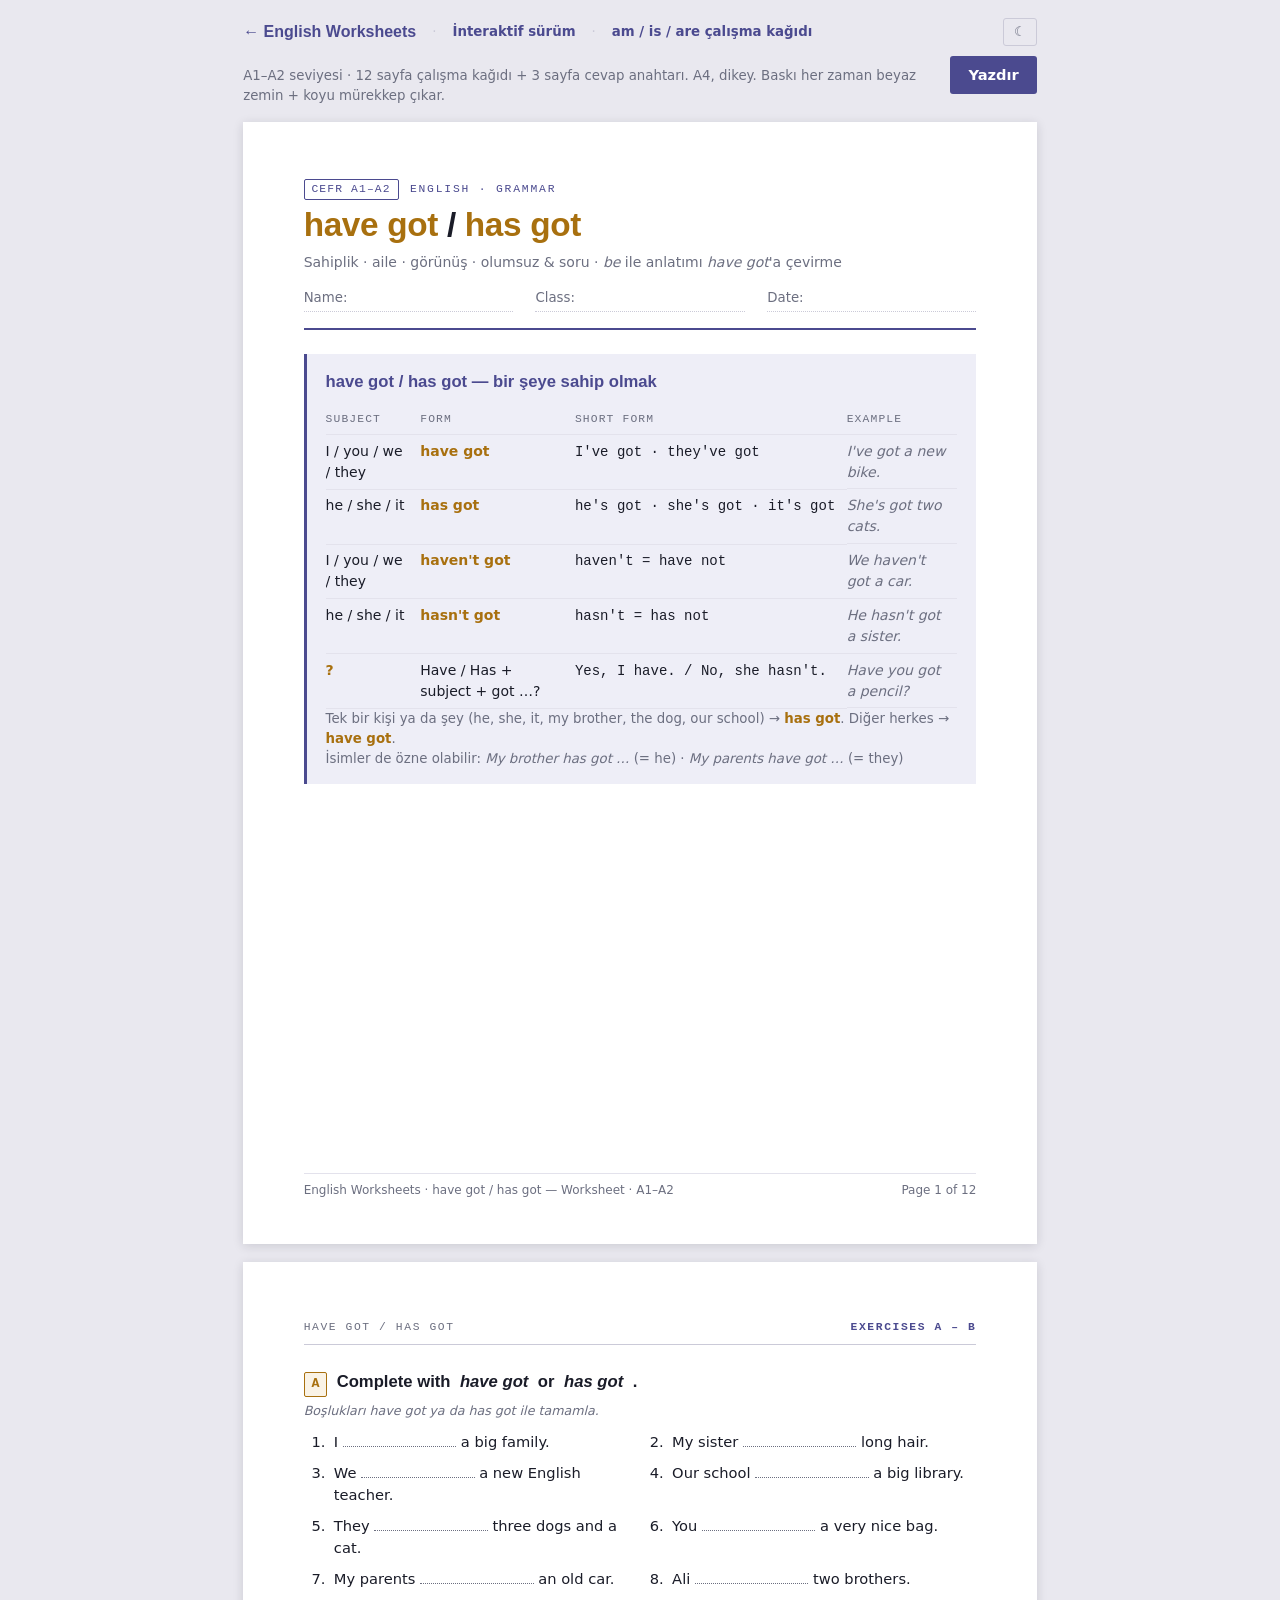
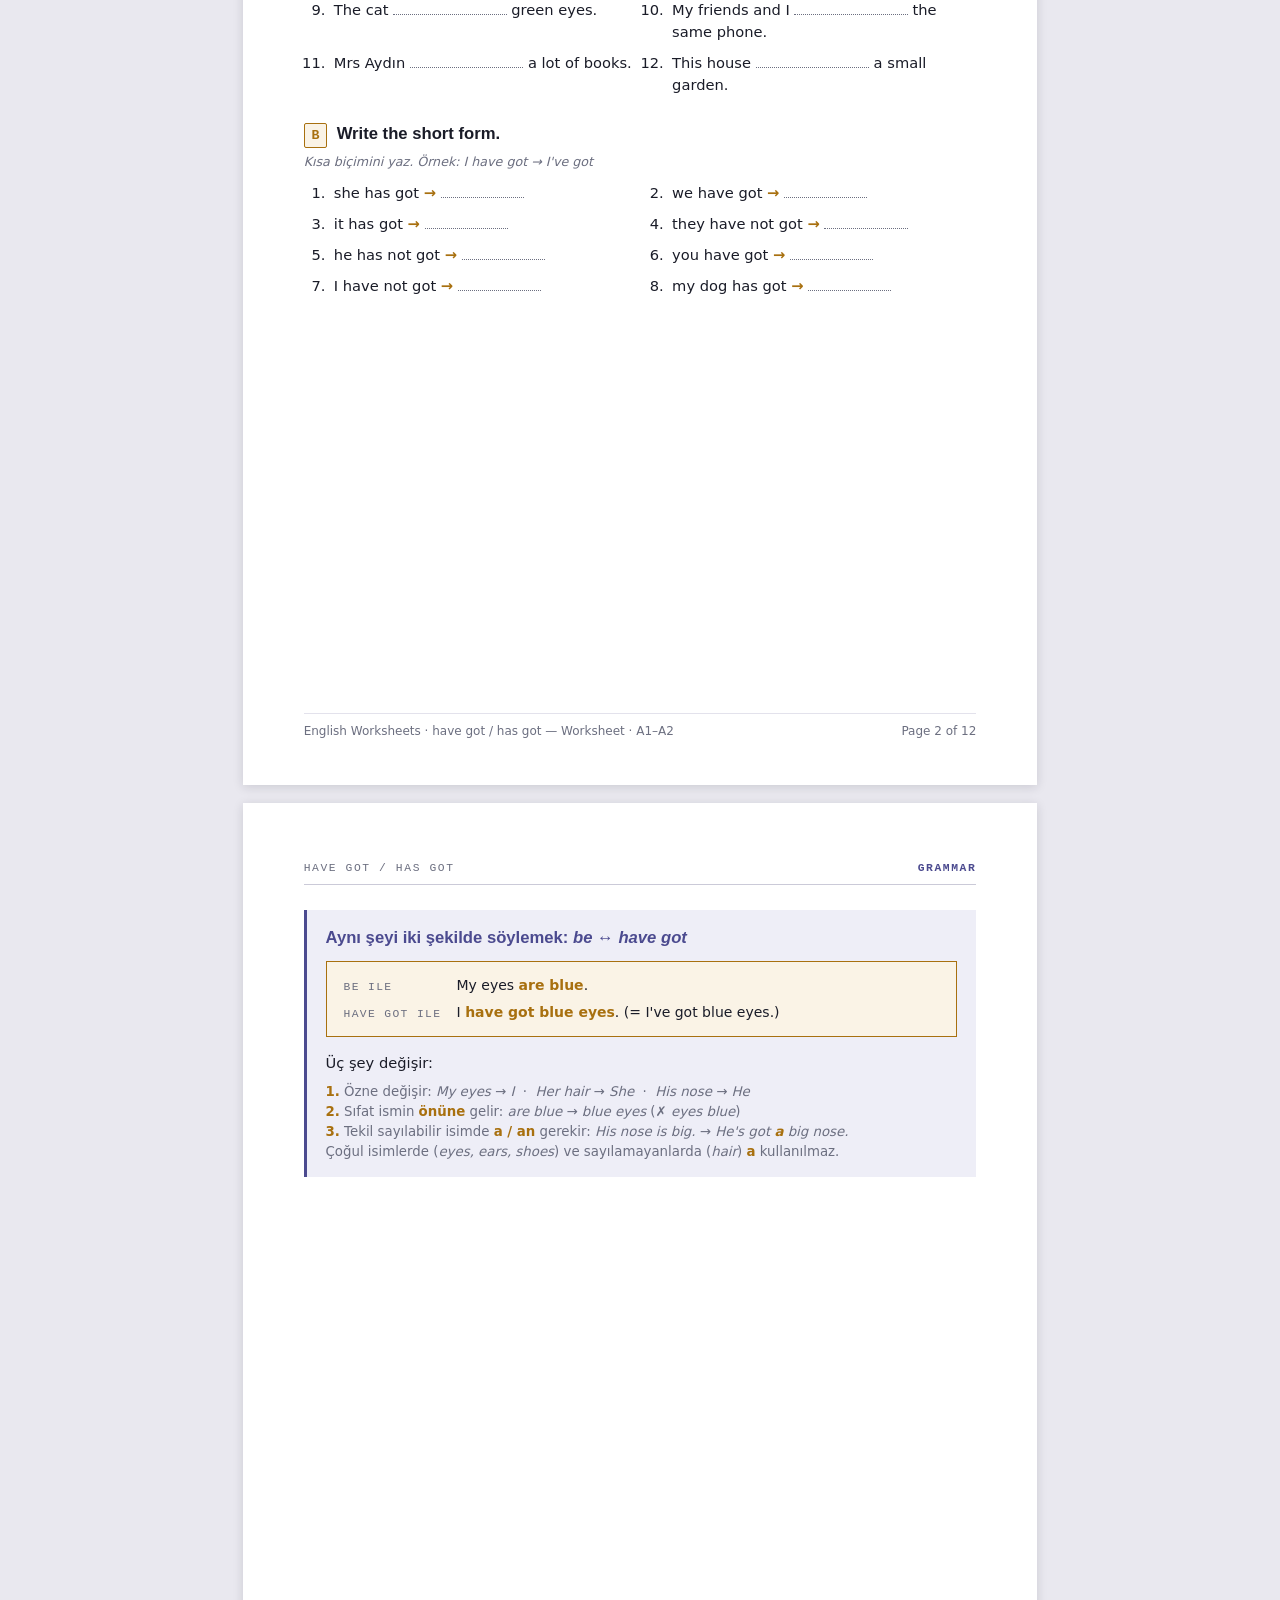
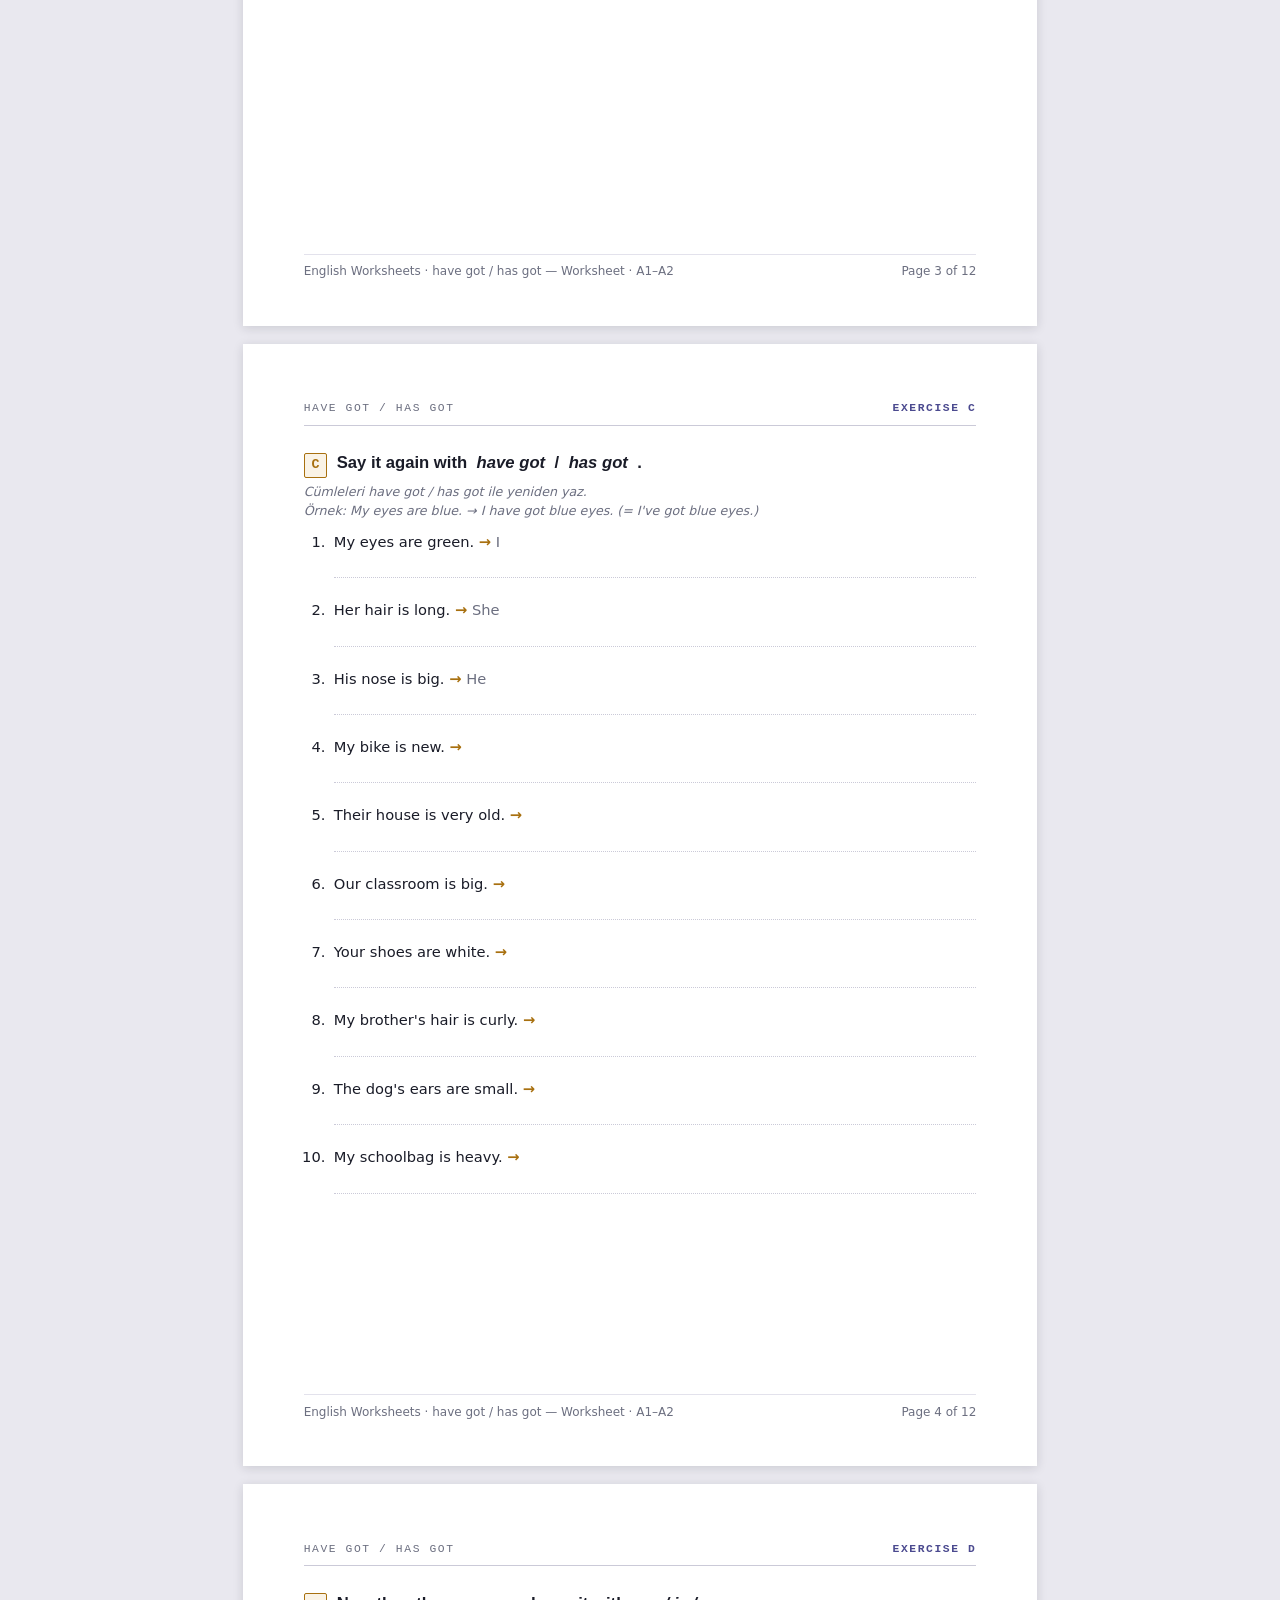
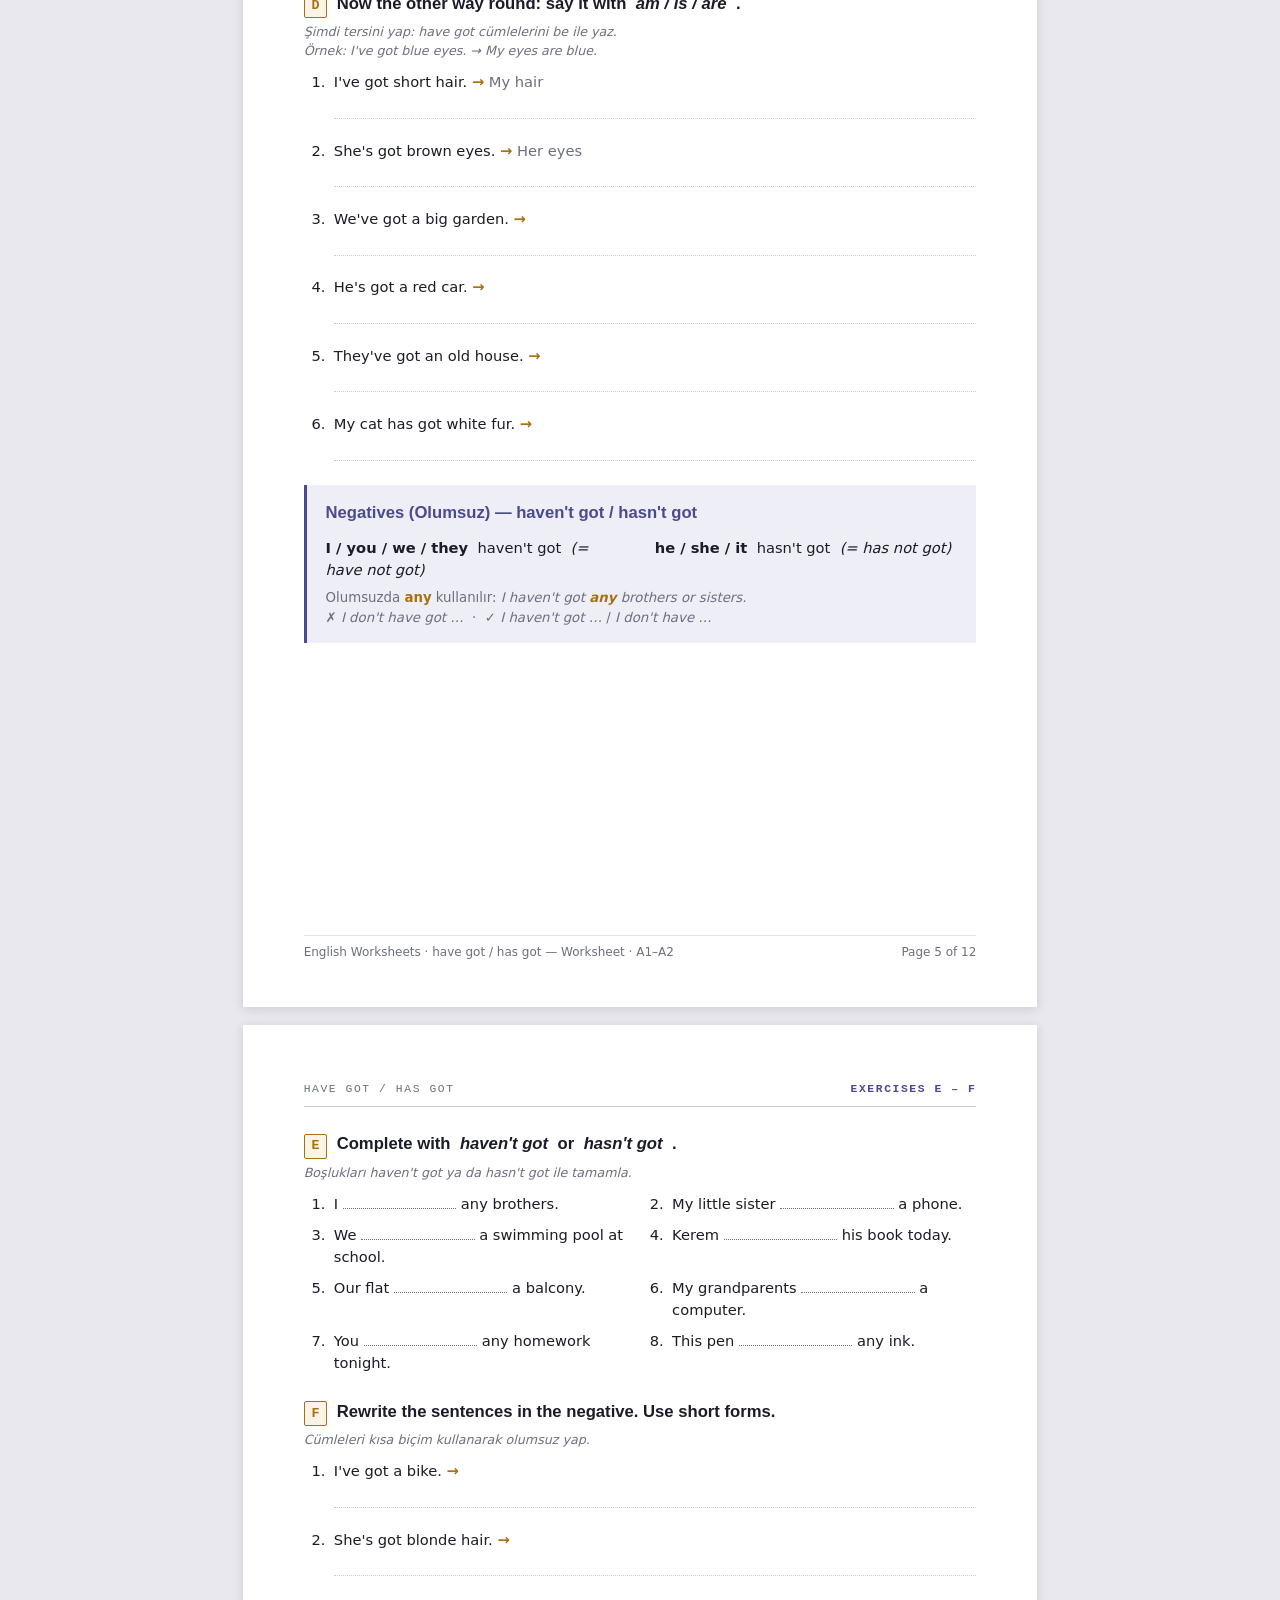
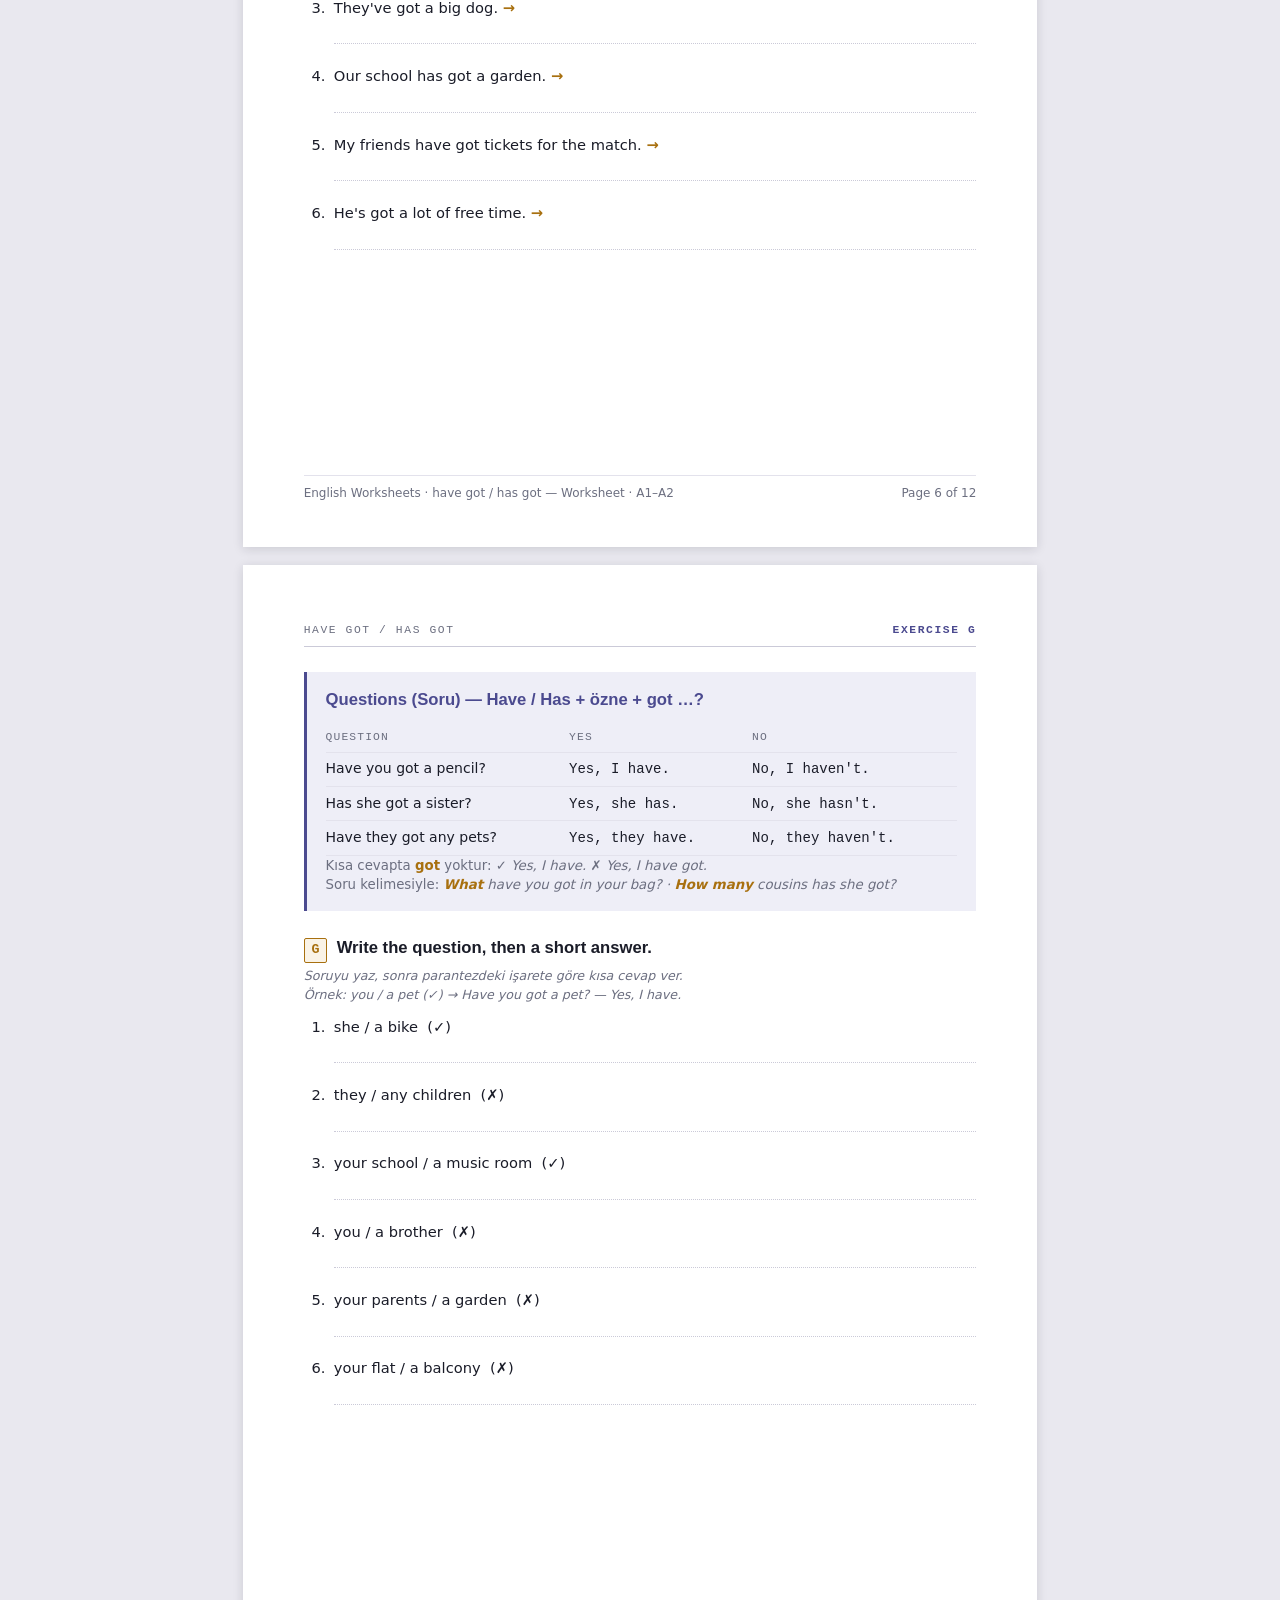
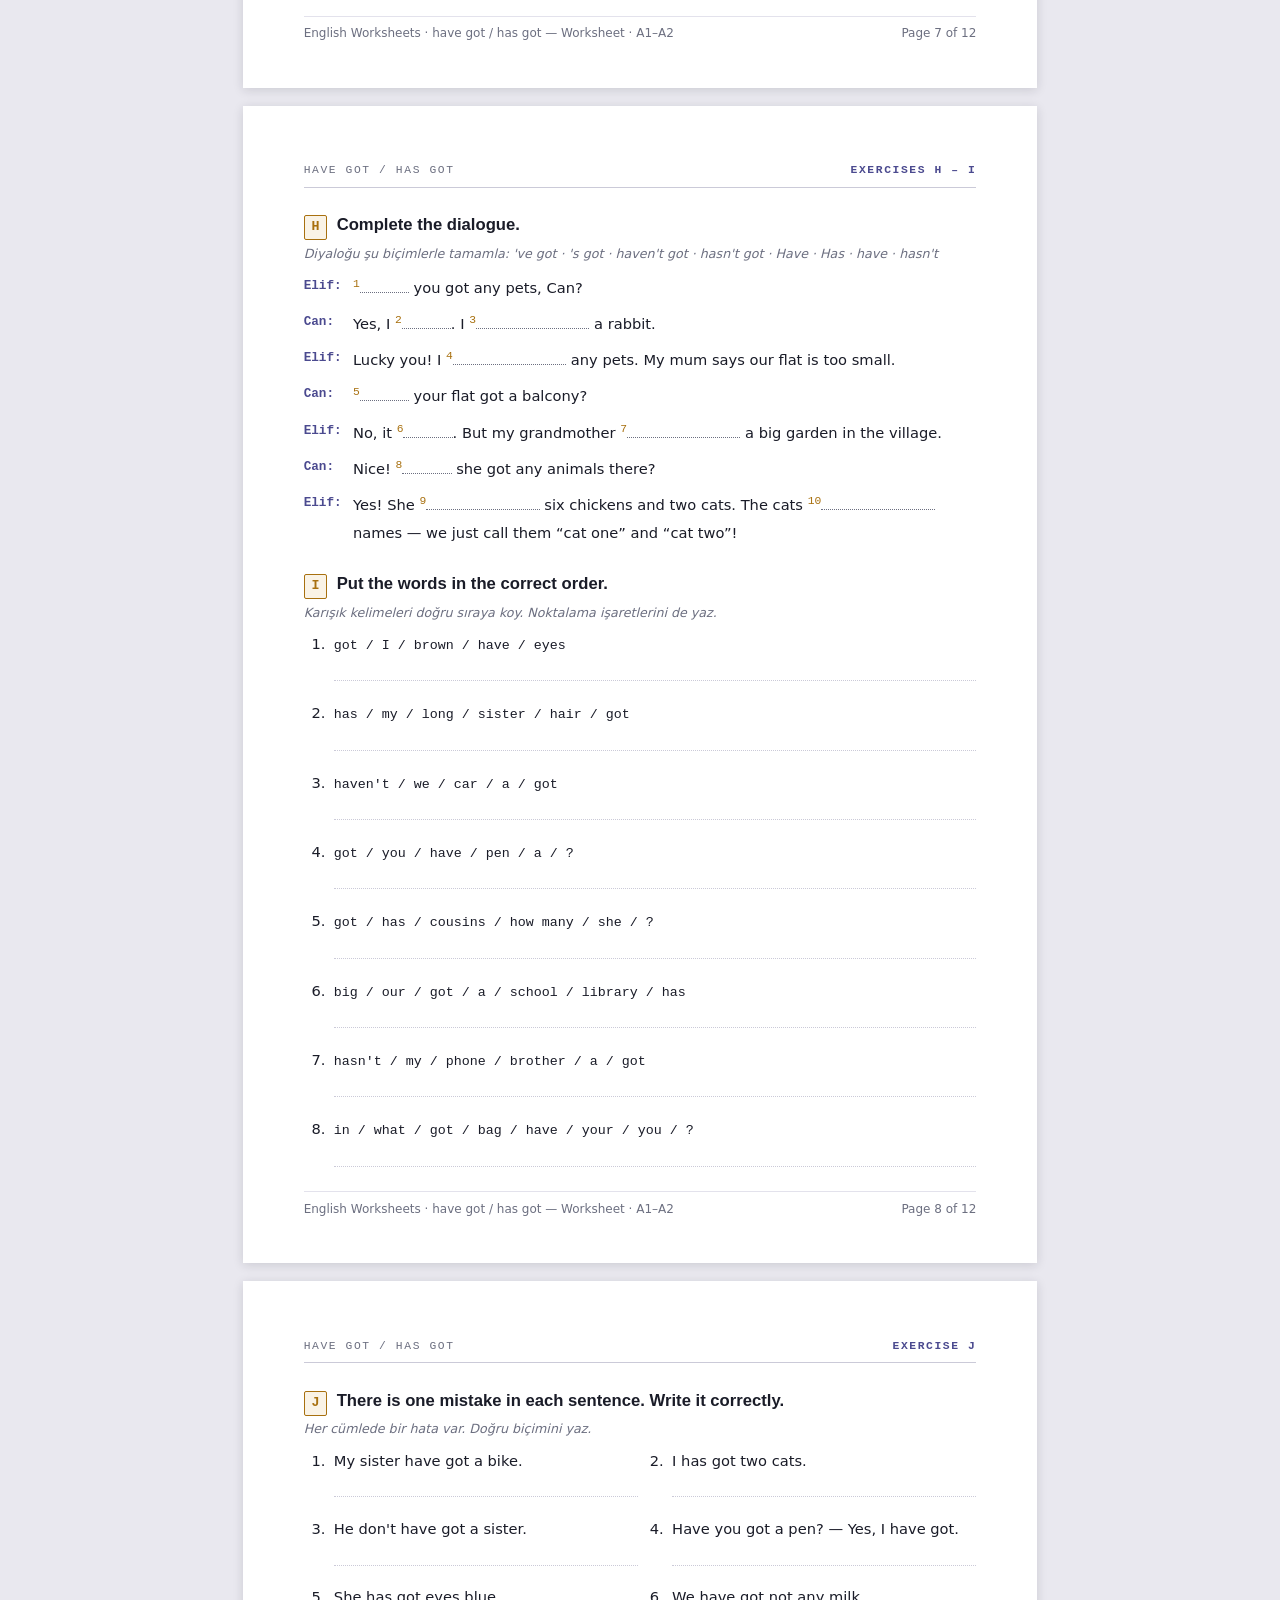
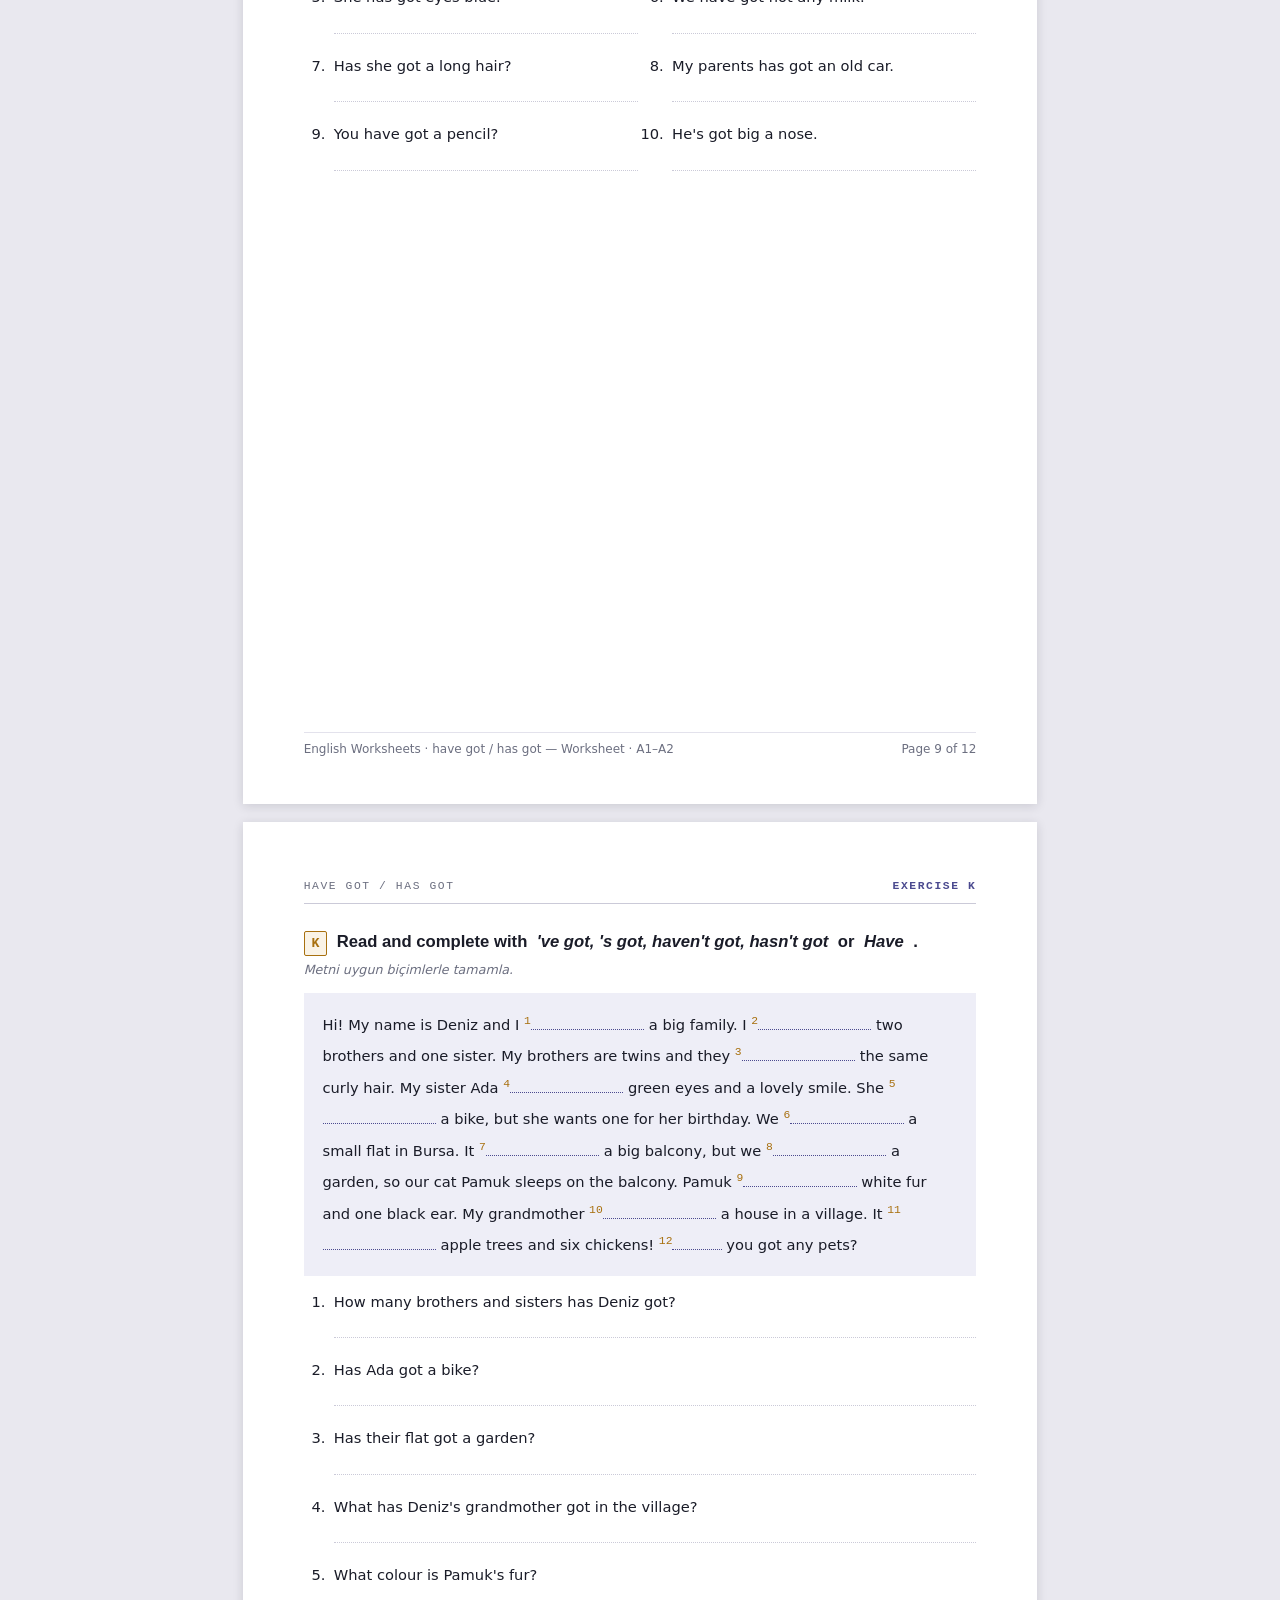
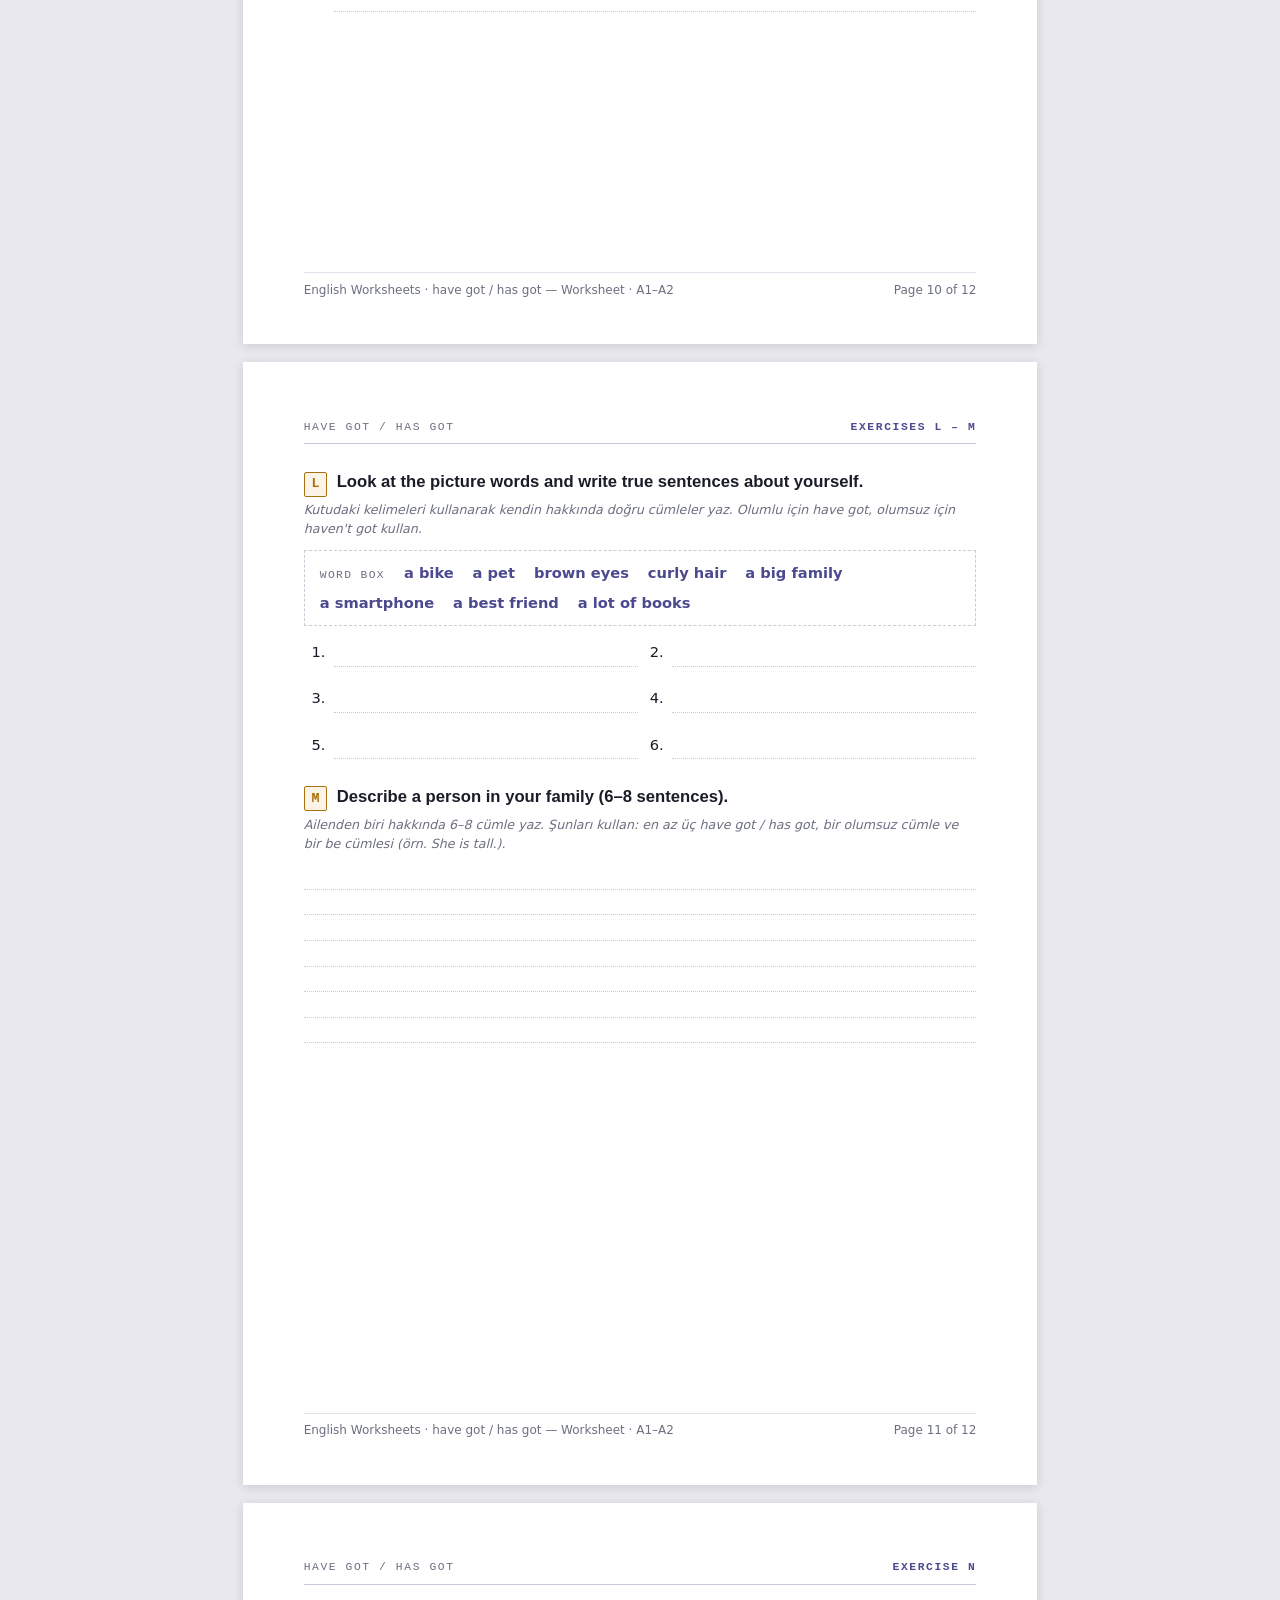
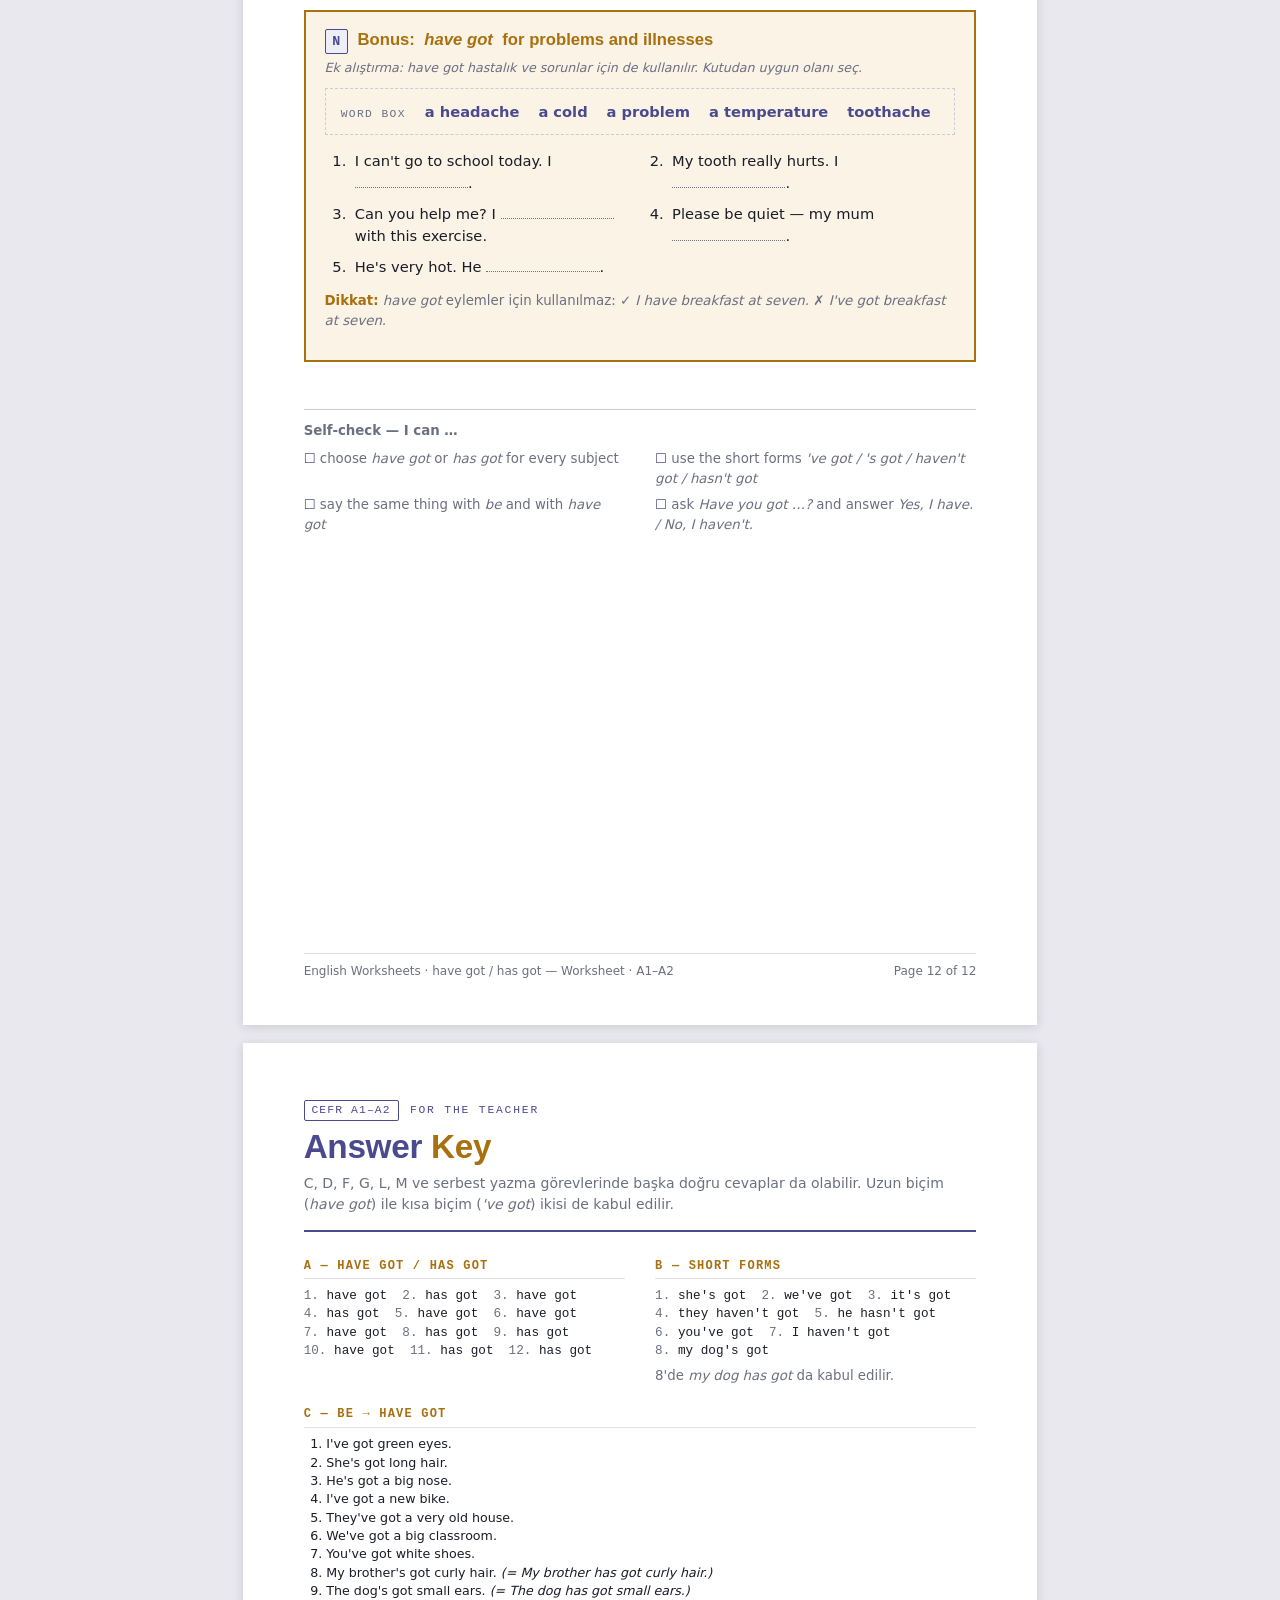
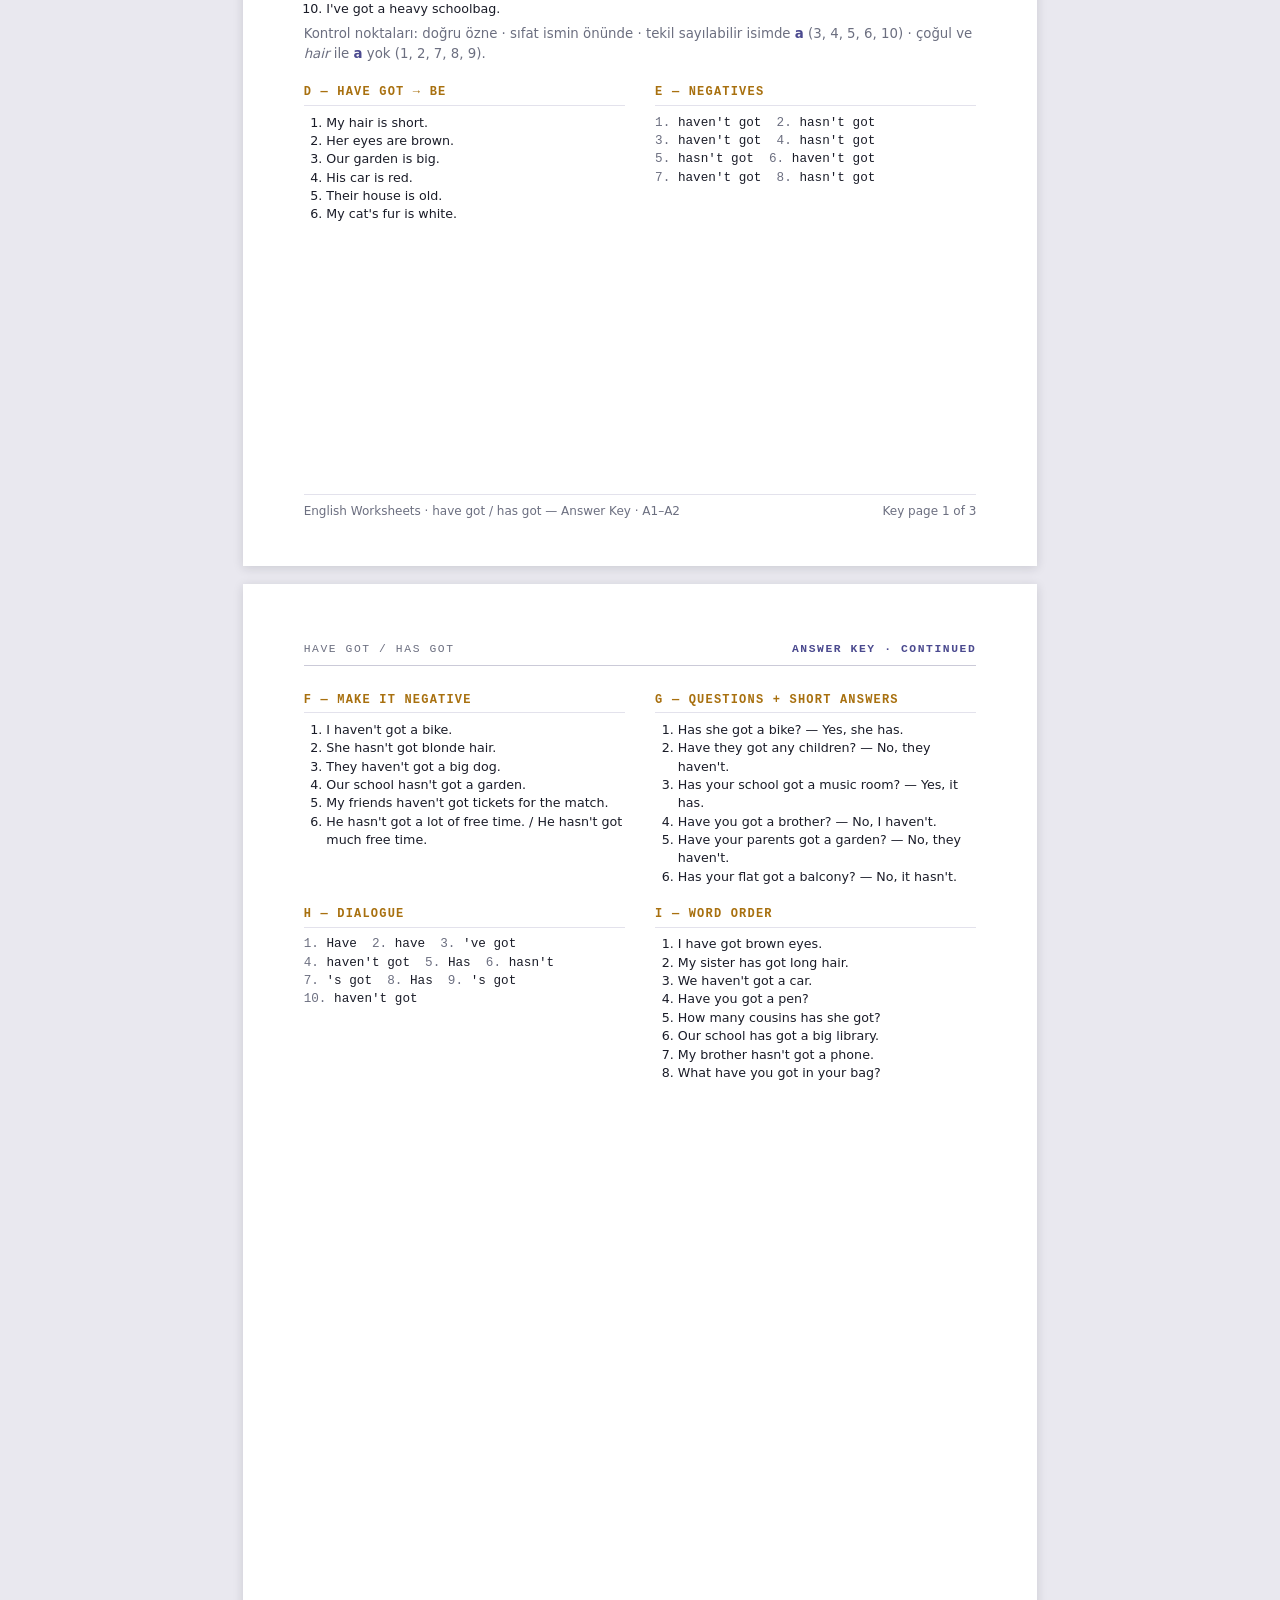
<file: worksheets/have-got-worksheet.html>
<!doctype html>
<html lang="en">
<head>
<meta charset="utf-8">
<meta name="viewport" content="width=device-width, initial-scale=1">
<title>Have got / Has got — Worksheet (Level A1–A2) · English Worksheets</title>
<style>
  :root {
    --paper: #ffffff;
    --ground: #e9e8ef;
    --ink: #1a1c28;
    --ink-soft: #6c6f80;
    --rule: #cbcad8;
    --rule-soft: #e3e2ec;
    --violet: #4b4a8f;
    --violet-tint: #eeeef7;
    --amber: #a8700f;
    --amber-tint: #faf3e6;
    --shadow: 0 2px 10px rgba(26, 28, 40, .14);
  }
  @media (prefers-color-scheme: dark) {
    :root {
      --paper: #171822;
      --ground: #0e0f16;
      --ink: #e8e8f0;
      --ink-soft: #a0a1b4;
      --rule: #3c3d52;
      --rule-soft: #272833;
      --violet: #a3a1e8;
      --violet-tint: #20203a;
      --amber: #e0a94a;
      --amber-tint: #2a2318;
      --shadow: 0 2px 10px rgba(0, 0, 0, .55);
    }
  }
  :root[data-theme="dark"] {
    --paper: #171822;
    --ground: #0e0f16;
    --ink: #e8e8f0;
    --ink-soft: #a0a1b4;
    --rule: #3c3d52;
    --rule-soft: #272833;
    --violet: #a3a1e8;
    --violet-tint: #20203a;
    --amber: #e0a94a;
    --amber-tint: #2a2318;
    --shadow: 0 2px 10px rgba(0, 0, 0, .55);
  }
  :root[data-theme="light"] {
    --paper: #ffffff;
    --ground: #e9e8ef;
    --ink: #1a1c28;
    --ink-soft: #6c6f80;
    --rule: #cbcad8;
    --rule-soft: #e3e2ec;
    --violet: #4b4a8f;
    --violet-tint: #eeeef7;
    --amber: #a8700f;
    --amber-tint: #faf3e6;
    --shadow: 0 2px 10px rgba(26, 28, 40, .14);
  }

  body {
    background: var(--ground);
    color: var(--ink);
    font-family: "Segoe UI", -apple-system, system-ui, sans-serif;
    font-size: 11pt;
    line-height: 1.5;
    margin: 0;
    padding: 18px 12px 48px;
  }

  /* ---------- toolbar (screen only) ---------- */
  .toolbar {
    max-width: 210mm;
    margin: 0 auto 16px;
    display: flex;
    flex-wrap: wrap;
    align-items: baseline;
    gap: 10px 16px;
  }
  .toolbar p { margin: 0; color: var(--ink-soft); font-size: 10pt; flex: 1 1 240px; }
  .print-btn {
    font: inherit;
    font-weight: 600;
    color: #fff;
    background: var(--violet);
    border: 0;
    border-radius: 3px;
    padding: 8px 18px;
    cursor: pointer;
  }
  .print-btn:hover { filter: brightness(1.12); }
  .print-btn:focus-visible { outline: 3px solid var(--amber); outline-offset: 2px; }

  /* ---------- page shell ---------- */
  .page {
    background: var(--paper);
    box-shadow: var(--shadow);
    width: 210mm;
    min-height: 297mm;
    box-sizing: border-box;
    padding: 15mm 16mm 12mm;
    margin: 0 auto 18px;
    display: flex;
    flex-direction: column;
    gap: 6.5mm;
  }

  /* ---------- masthead ---------- */
  .masthead { border-bottom: 2.5px solid var(--violet); padding-bottom: 4mm; }
  .eyebrow {
    font-family: Consolas, "Courier New", monospace;
    font-size: 8.5pt;
    letter-spacing: .16em;
    text-transform: uppercase;
    color: var(--violet);
    margin: 0 0 2mm;
    display: flex;
    gap: 3mm;
    align-items: center;
  }
  .level {
    border: 1.2px solid var(--violet);
    border-radius: 2px;
    padding: .3mm 1.8mm;
    letter-spacing: .1em;
  }
  h1 {
    font-family: "Trebuchet MS", "Segoe UI", sans-serif;
    font-size: 25pt;
    line-height: 1.1;
    font-weight: 700;
    letter-spacing: -.01em;
    text-wrap: balance;
    margin: 0;
  }
  h1 em { font-style: normal; color: var(--amber); }
  .sub { margin: 2mm 0 0; color: var(--ink-soft); font-size: 10.5pt; }
  .idline { display: flex; gap: 6mm; margin-top: 4mm; font-size: 10pt; color: var(--ink-soft); }
  .idline span { flex: 1; border-bottom: 1px dotted var(--rule); padding-bottom: 1mm; }

  .runhead {
    display: flex;
    justify-content: space-between;
    align-items: baseline;
    border-bottom: 1px solid var(--rule);
    padding-bottom: 2mm;
    font-family: Consolas, "Courier New", monospace;
    font-size: 8.5pt;
    letter-spacing: .14em;
    text-transform: uppercase;
    color: var(--ink-soft);
  }
  .runhead b { color: var(--violet); letter-spacing: .14em; }

  /* ---------- rule box ---------- */
  .rulebox {
    border-left: 3px solid var(--violet);
    background: var(--violet-tint);
    padding: 4mm 5mm;
  }
  .rulebox h3 {
    font-family: "Trebuchet MS", "Segoe UI", sans-serif;
    font-size: 12.5pt;
    margin: 0 0 3mm;
    color: var(--violet);
  }
  .rulebox p { margin: 0 0 2mm; }
  .rulebox p:last-child { margin-bottom: 0; }
  .tip { font-size: 10pt; color: var(--ink-soft); }
  .tip b { color: var(--amber); }
  .cols2 { display: grid; grid-template-columns: 1fr 1fr; gap: 2mm 7mm; }

  table { border-collapse: collapse; width: 100%; font-size: 10.5pt; }
  .grammar th, .grammar td {
    text-align: left;
    padding: 1.5mm 3mm 1.5mm 0;
    border-bottom: 1px solid var(--rule-soft);
    vertical-align: baseline;
  }
  .grammar th {
    font-family: Consolas, "Courier New", monospace;
    font-size: 8.5pt;
    letter-spacing: .1em;
    text-transform: uppercase;
    color: var(--ink-soft);
    font-weight: 400;
  }
  .grammar td.be { font-weight: 700; color: var(--amber); white-space: nowrap; }
  .grammar td.short { font-family: Consolas, "Courier New", monospace; white-space: nowrap; }
  .grammar td.ex { color: var(--ink-soft); font-style: italic; }
  .scroller { overflow-x: auto; }

  /* ---------- exercises ---------- */
  .ex { display: flow-root; }
  .ex h2 {
    font-family: "Trebuchet MS", "Segoe UI", sans-serif;
    font-size: 12.5pt;
    font-weight: 700;
    margin: 0 0 1mm;
    display: flex;
    align-items: baseline;
    gap: 2.5mm;
  }
  .tag {
    font-family: Consolas, "Courier New", monospace;
    font-size: 10pt;
    font-weight: 700;
    color: var(--amber);
    background: var(--amber-tint);
    border: 1.2px solid var(--amber);
    border-radius: 2px;
    padding: .4mm 1.8mm;
    flex: none;
  }
  .tr {
    display: block;
    font-size: 9.5pt;
    font-style: italic;
    color: var(--ink-soft);
    margin: 0 0 3mm;
  }

  ol.items { margin: 0; padding-left: 7mm; display: grid; gap: 2.4mm 8mm; }
  ol.items.two { grid-template-columns: 1fr 1fr; }
  ol.items li { padding-left: 1mm; }
  ol.items.roomy { gap: 5.5mm 8mm; }

  .blank { display: inline-block; min-width: 22mm; border-bottom: 1px dotted var(--ink-soft); }
  .blank.sm { min-width: 13mm; }
  .blank.md { min-width: 30mm; }
  .blank.lg { min-width: 40mm; }
  .line { display: block; border-bottom: 1px dotted var(--rule); height: 6.5mm; }
  .arrow { color: var(--amber); font-weight: 700; }
  .scram { font-family: Consolas, "Courier New", monospace; font-size: 10pt; }
  .u { border-bottom: 1.6px solid var(--amber); font-weight: 600; }
  .given { color: var(--ink-soft); }

  .wordbank {
    border: 1.5px dashed var(--rule);
    padding: 3mm 4mm;
    margin: 0 0 4mm;
    display: flex;
    flex-wrap: wrap;
    gap: 2mm 5mm;
    align-items: baseline;
  }
  .wordbank b {
    font-family: Consolas, "Courier New", monospace;
    font-size: 8.5pt;
    letter-spacing: .12em;
    text-transform: uppercase;
    color: var(--ink-soft);
    font-weight: 400;
  }
  .wordbank span { font-weight: 600; color: var(--violet); }

  .dialogue { display: grid; grid-template-columns: auto 1fr; gap: 2.2mm 3mm; margin: 0; line-height: 1.9; }
  .dialogue dt {
    font-family: Consolas, "Courier New", monospace;
    font-size: 9.5pt;
    font-weight: 700;
    color: var(--violet);
    white-space: nowrap;
  }
  .dialogue dd { margin: 0; }

  .reading {
    background: var(--violet-tint);
    padding: 4mm 5mm;
    line-height: 2.15;
    font-size: 11pt;
  }
  .reading p { margin: 0 0 2.5mm; }
  .reading p:last-child { margin-bottom: 0; }
  .reading .blank { border-bottom-color: var(--violet); }
  .n {
    font-family: Consolas, "Courier New", monospace;
    font-size: 8.5pt;
    color: var(--amber);
    vertical-align: super;
  }

  /* ---------- model box (be <-> have got) ---------- */
  .model {
    border: 1.5px solid var(--amber);
    background: var(--amber-tint);
    padding: 3.5mm 4.5mm;
    margin: 0 0 4mm;
    display: grid;
    grid-template-columns: auto 1fr;
    gap: 1.5mm 4mm;
    font-size: 10.5pt;
    align-items: baseline;
  }
  .model b {
    font-family: Consolas, "Courier New", monospace;
    font-size: 8.5pt;
    letter-spacing: .12em;
    text-transform: uppercase;
    color: var(--ink-soft);
    font-weight: 400;
    white-space: nowrap;
  }
  .model i { font-style: normal; }
  .model .hit { font-weight: 700; color: var(--amber); }

  .bonus { border: 2px solid var(--amber); background: var(--amber-tint); padding: 4mm 5mm; }
  .bonus h2 { color: var(--amber); }
  .bonus .tag { color: var(--violet); border-color: var(--violet); background: var(--violet-tint); }

  .selfcheck { margin-top: 6mm; border-top: 1px solid var(--rule); padding-top: 3mm; font-size: 10pt; color: var(--ink-soft); }
  .selfcheck ul { list-style: none; margin: 2mm 0 0; padding: 0; display: grid; grid-template-columns: 1fr 1fr; gap: 1.5mm 8mm; }
  .selfcheck li::before { content: "☐  "; color: var(--violet); }

  /* ---------- answer key ---------- */
  .key h1 { color: var(--violet); }
  .keygrid { display: grid; grid-template-columns: 1fr 1fr; gap: 5mm 8mm; }
  .keyblock h3 {
    font-family: Consolas, "Courier New", monospace;
    font-size: 9pt;
    letter-spacing: .1em;
    text-transform: uppercase;
    color: var(--amber);
    border-bottom: 1px solid var(--rule-soft);
    padding-bottom: 1mm;
    margin: 0 0 2mm;
  }
  .keyblock ol {
    margin: 0;
    padding-left: 6mm;
    font-size: 9.5pt;
    line-height: 1.45;
    font-variant-numeric: tabular-nums;
  }
  .keyblock ol.inline { padding-left: 0; list-style: none; display: flex; flex-wrap: wrap; gap: 0 4mm; }
  .keyblock ol.inline li { font-family: Consolas, "Courier New", monospace; counter-increment: list-item; }
  .keyblock ol.inline li::before { content: counter(list-item) ". "; color: var(--ink-soft); }
  .keyblock b { color: var(--violet); }
  .keyblock p.tip { margin: 1.5mm 0 0; }
  .keyblock.wide { grid-column: 1 / -1; }

  .footer {
    margin-top: auto;
    font-size: 9pt;
    color: var(--ink-soft);
    border-top: 1px solid var(--rule-soft);
    padding-top: 2mm;
    display: flex;
    justify-content: space-between;
  }

  @media (max-width: 230mm) {
    .page { width: 100%; min-height: 0; padding: 7mm 6mm; }
    ol.items.two, .keygrid, .selfcheck ul, .cols2 { grid-template-columns: 1fr; }
    .model { grid-template-columns: 1fr; gap: .5mm; }
    .model b { margin-top: 2mm; }
  }

  /* ---------- site bar (screen only) ---------- */
  .ws-bar {
    max-width: 210mm;
    margin: 0 auto 10px;
    display: flex;
    flex-wrap: wrap;
    align-items: center;
    gap: 6px 16px;
    font-size: 10pt;
    color: var(--ink-soft);
  }
  .ws-bar a { color: var(--violet); font-weight: 600; text-decoration: none; }
  .ws-bar a:hover { text-decoration: underline; }
  .ws-bar .home { font-family: "Trebuchet MS", "Segoe UI", sans-serif; font-size: 12pt; }
  .ws-bar .sep { color: var(--rule); }
  .ws-bar .grow { flex: 1 1 auto; }
  .theme-btn {
    font: inherit;
    color: var(--ink-soft);
    background: transparent;
    border: 1.2px solid var(--rule);
    border-radius: 3px;
    padding: 3px 10px;
    cursor: pointer;
  }
  .theme-btn:hover { color: var(--violet); border-color: var(--violet); }
  .theme-btn:focus-visible { outline: 3px solid var(--amber); outline-offset: 2px; }

  @media print {
    @page { size: A4; margin: 0; }
    :root,
    :root[data-theme="dark"],
    :root[data-theme="light"] {
      --paper: #ffffff; --ground: #ffffff; --ink: #1a1c28; --ink-soft: #6c6f80;
      --rule: #cbcad8; --rule-soft: #e3e2ec; --violet: #4b4a8f; --violet-tint: #eeeef7;
      --amber: #a8700f; --amber-tint: #faf3e6; --shadow: none;
    }
    body { background: #fff; padding: 0; font-size: 10.5pt; -webkit-print-color-adjust: exact; print-color-adjust: exact; }
    .toolbar, .ws-bar { display: none; }
    .page { width: auto; min-height: 296mm; box-shadow: none; margin: 0; padding: 13mm 15mm 10mm; gap: 5.5mm; break-after: page; }
    .page:last-child { break-after: auto; }
    .ex, .rulebox, .reading, .bonus, .model { break-inside: avoid; }
  }
</style>
</head>
<body>

<div class="ws-bar">
  <a class="home" href="../index.html">← English Worksheets</a>
  <span class="sep">·</span>
  <a href="../units/have-got-a1.html">İnteraktif sürüm</a>
  <span class="sep">·</span>
  <a href="am-is-are-worksheet.html">am / is / are çalışma kağıdı</a>
  <span class="grow"></span>
  <button class="theme-btn" type="button" title="Açık / koyu tema" aria-label="Temayı değiştir">☾</button>
</div>

<div class="toolbar">
  <p>A1–A2 seviyesi · 12 sayfa çalışma kağıdı + 3 sayfa cevap anahtarı. A4, dikey. Baskı her zaman beyaz zemin + koyu mürekkep çıkar.</p>
  <button class="print-btn" onclick="window.print()">Yazdır</button>
</div>

<!-- ============ PAGE 1 ============ -->
<section class="page">
  <header class="masthead">
    <p class="eyebrow"><span class="level">CEFR A1–A2</span><span>English · Grammar</span></p>
    <h1><em>have got</em> / <em>has got</em></h1>
    <p class="sub">Sahiplik · aile · görünüş · olumsuz &amp; soru · <i>be</i> ile anlatımı <i>have got</i>'a çevirme</p>
    <div class="idline"><span>Name:</span><span>Class:</span><span>Date:</span></div>
  </header>
  <div class="rulebox">
    <h3>have got / has got — bir şeye sahip olmak</h3>
    <div class="scroller">
      <table class="grammar">
        <tr><th>Subject</th><th>Form</th><th>Short form</th><th>Example</th></tr>
        <tr><td>I / you / we / they</td><td class="be">have got</td><td class="short">I've got · they've got</td><td class="ex">I've got a new bike.</td></tr>
        <tr><td>he / she / it</td><td class="be">has got</td><td class="short">he's got · she's got · it's got</td><td class="ex">She's got two cats.</td></tr>
        <tr><td>I / you / we / they</td><td class="be">haven't got</td><td class="short">haven't = have not</td><td class="ex">We haven't got a car.</td></tr>
        <tr><td>he / she / it</td><td class="be">hasn't got</td><td class="short">hasn't = has not</td><td class="ex">He hasn't got a sister.</td></tr>
        <tr><td class="be">?</td><td>Have / Has + subject + got …?</td><td class="short">Yes, I have. / No, she hasn't.</td><td class="ex">Have you got a pencil?</td></tr>
      </table>
    </div>
    <p class="tip">Tek bir kişi ya da şey (he, she, it, my brother, the dog, our school) → <b>has got</b>. Diğer herkes → <b>have got</b>.<br>
    İsimler de özne olabilir: <i>My brother has got …</i> (= he) · <i>My parents have got …</i> (= they)</p>
  </div>

  <div class="footer"><span>English Worksheets · have got / has got — Worksheet · A1–A2</span><span>Page 1 of 12</span></div>
</section>

<!-- ============ PAGE 2 ============ -->
<section class="page">
  <div class="runhead"><span>have got / has got</span><b>Exercises A – B</b></div>
  <div class="ex">
    <h2><span class="tag">A</span> Complete with <i>have got</i> or <i>has got</i>.</h2>
    <span class="tr">Boşlukları have got ya da has got ile tamamla.</span>
    <ol class="items two">
      <li>I <span class="blank md"></span> a big family.</li>
      <li>My sister <span class="blank md"></span> long hair.</li>
      <li>We <span class="blank md"></span> a new English teacher.</li>
      <li>Our school <span class="blank md"></span> a big library.</li>
      <li>They <span class="blank md"></span> three dogs and a cat.</li>
      <li>You <span class="blank md"></span> a very nice bag.</li>
      <li>My parents <span class="blank md"></span> an old car.</li>
      <li>Ali <span class="blank md"></span> two brothers.</li>
      <li>The cat <span class="blank md"></span> green eyes.</li>
      <li>My friends and I <span class="blank md"></span> the same phone.</li>
      <li>Mrs Aydın <span class="blank md"></span> a lot of books.</li>
      <li>This house <span class="blank md"></span> a small garden.</li>
    </ol>
  </div>
  <div class="ex">
    <h2><span class="tag">B</span> Write the short form.</h2>
    <span class="tr">Kısa biçimini yaz. Örnek: I have got → I've got</span>
    <ol class="items two">
      <li>she has got <span class="arrow">→</span> <span class="blank"></span></li>
      <li>we have got <span class="arrow">→</span> <span class="blank"></span></li>
      <li>it has got <span class="arrow">→</span> <span class="blank"></span></li>
      <li>they have not got <span class="arrow">→</span> <span class="blank"></span></li>
      <li>he has not got <span class="arrow">→</span> <span class="blank"></span></li>
      <li>you have got <span class="arrow">→</span> <span class="blank"></span></li>
      <li>I have not got <span class="arrow">→</span> <span class="blank"></span></li>
      <li>my dog has got <span class="arrow">→</span> <span class="blank"></span></li>
    </ol>
  </div>

  <div class="footer"><span>English Worksheets · have got / has got — Worksheet · A1–A2</span><span>Page 2 of 12</span></div>
</section>

<!-- ============ PAGE 3 ============ -->
<section class="page">
  <div class="runhead"><span>have got / has got</span><b>Grammar</b></div>
  <div class="rulebox">
    <h3>Aynı şeyi iki şekilde söylemek: <i>be</i> ↔ <i>have got</i></h3>
    <div class="model">
      <b>be ile</b><div>My eyes <span class="hit">are blue</span>.</div>
      <b>have got ile</b><div>I <span class="hit">have got blue eyes</span>. (= I've got blue eyes.)</div>
    </div>
    <p>Üç şey değişir:</p>
    <p class="tip">
      <b>1.</b> Özne değişir: <i>My eyes</i> → <i>I</i> &nbsp;·&nbsp; <i>Her hair</i> → <i>She</i> &nbsp;·&nbsp; <i>His nose</i> → <i>He</i><br>
      <b>2.</b> Sıfat ismin <b>önüne</b> gelir: <i>are blue</i> → <i>blue eyes</i> (✗ <i>eyes blue</i>)<br>
      <b>3.</b> Tekil sayılabilir isimde <b>a / an</b> gerekir: <i>His nose is big.</i> → <i>He's got <b>a</b> big nose.</i><br>
      Çoğul isimlerde (<i>eyes, ears, shoes</i>) ve sayılamayanlarda (<i>hair</i>) <b>a</b> kullanılmaz.
    </p>
  </div>

  <div class="footer"><span>English Worksheets · have got / has got — Worksheet · A1–A2</span><span>Page 3 of 12</span></div>
</section>

<!-- ============ PAGE 4 ============ -->
<section class="page">
  <div class="runhead"><span>have got / has got</span><b>Exercise C</b></div>
  <div class="ex">
    <h2><span class="tag">C</span> Say it again with <i>have got</i> / <i>has got</i>.</h2>
    <span class="tr">Cümleleri have got / has got ile yeniden yaz.<br>Örnek: My eyes are blue. → I have got blue eyes. (= I've got blue eyes.)</span>
    <ol class="items roomy">
      <li>My eyes are green. <span class="arrow">→</span> <span class="given">I</span> <span class="line"></span></li>
      <li>Her hair is long. <span class="arrow">→</span> <span class="given">She</span> <span class="line"></span></li>
      <li>His nose is big. <span class="arrow">→</span> <span class="given">He</span> <span class="line"></span></li>
      <li>My bike is new. <span class="arrow">→</span> <span class="line"></span></li>
      <li>Their house is very old. <span class="arrow">→</span> <span class="line"></span></li>
      <li>Our classroom is big. <span class="arrow">→</span> <span class="line"></span></li>
      <li>Your shoes are white. <span class="arrow">→</span> <span class="line"></span></li>
      <li>My brother's hair is curly. <span class="arrow">→</span> <span class="line"></span></li>
      <li>The dog's ears are small. <span class="arrow">→</span> <span class="line"></span></li>
      <li>My schoolbag is heavy. <span class="arrow">→</span> <span class="line"></span></li>
    </ol>
  </div>

  <div class="footer"><span>English Worksheets · have got / has got — Worksheet · A1–A2</span><span>Page 4 of 12</span></div>
</section>

<!-- ============ PAGE 5 ============ -->
<section class="page">
  <div class="runhead"><span>have got / has got</span><b>Exercise D</b></div>
  <div class="ex">
    <h2><span class="tag">D</span> Now the other way round: say it with <i>am / is / are</i>.</h2>
    <span class="tr">Şimdi tersini yap: have got cümlelerini be ile yaz.<br>Örnek: I've got blue eyes. → My eyes are blue.</span>
    <ol class="items roomy">
      <li>I've got short hair. <span class="arrow">→</span> <span class="given">My hair</span> <span class="line"></span></li>
      <li>She's got brown eyes. <span class="arrow">→</span> <span class="given">Her eyes</span> <span class="line"></span></li>
      <li>We've got a big garden. <span class="arrow">→</span> <span class="line"></span></li>
      <li>He's got a red car. <span class="arrow">→</span> <span class="line"></span></li>
      <li>They've got an old house. <span class="arrow">→</span> <span class="line"></span></li>
      <li>My cat has got white fur. <span class="arrow">→</span> <span class="line"></span></li>
    </ol>
  </div>
  <div class="rulebox">
    <h3>Negatives (Olumsuz) — haven't got / hasn't got</h3>
    <div class="cols2">
      <p><b>I / you / we / they</b> &nbsp;haven't got &nbsp;<i>(= have not got)</i></p>
      <p><b>he / she / it</b> &nbsp;hasn't got &nbsp;<i>(= has not got)</i></p>
    </div>
    <p class="tip">Olumsuzda <b>any</b> kullanılır: <i>I haven't got <b>any</b> brothers or sisters.</i><br>
    ✗ <i>I don't have got …</i> &nbsp;·&nbsp; ✓ <i>I haven't got …</i> / <i>I don't have …</i></p>
  </div>

  <div class="footer"><span>English Worksheets · have got / has got — Worksheet · A1–A2</span><span>Page 5 of 12</span></div>
</section>

<!-- ============ PAGE 6 ============ -->
<section class="page">
  <div class="runhead"><span>have got / has got</span><b>Exercises E – F</b></div>
  <div class="ex">
    <h2><span class="tag">E</span> Complete with <i>haven't got</i> or <i>hasn't got</i>.</h2>
    <span class="tr">Boşlukları haven't got ya da hasn't got ile tamamla.</span>
    <ol class="items two">
      <li>I <span class="blank md"></span> any brothers.</li>
      <li>My little sister <span class="blank md"></span> a phone.</li>
      <li>We <span class="blank md"></span> a swimming pool at school.</li>
      <li>Kerem <span class="blank md"></span> his book today.</li>
      <li>Our flat <span class="blank md"></span> a balcony.</li>
      <li>My grandparents <span class="blank md"></span> a computer.</li>
      <li>You <span class="blank md"></span> any homework tonight.</li>
      <li>This pen <span class="blank md"></span> any ink.</li>
    </ol>
  </div>
  <div class="ex">
    <h2><span class="tag">F</span> Rewrite the sentences in the negative. Use short forms.</h2>
    <span class="tr">Cümleleri kısa biçim kullanarak olumsuz yap.</span>
    <ol class="items roomy">
      <li>I've got a bike. <span class="arrow">→</span> <span class="line"></span></li>
      <li>She's got blonde hair. <span class="arrow">→</span> <span class="line"></span></li>
      <li>They've got a big dog. <span class="arrow">→</span> <span class="line"></span></li>
      <li>Our school has got a garden. <span class="arrow">→</span> <span class="line"></span></li>
      <li>My friends have got tickets for the match. <span class="arrow">→</span> <span class="line"></span></li>
      <li>He's got a lot of free time. <span class="arrow">→</span> <span class="line"></span></li>
    </ol>
  </div>

  <div class="footer"><span>English Worksheets · have got / has got — Worksheet · A1–A2</span><span>Page 6 of 12</span></div>
</section>

<!-- ============ PAGE 7 ============ -->
<section class="page">
  <div class="runhead"><span>have got / has got</span><b>Exercise G</b></div>
  <div class="rulebox">
    <h3>Questions (Soru) — Have / Has + özne + got …?</h3>
    <div class="scroller">
      <table class="grammar">
        <tr><th>Question</th><th>Yes</th><th>No</th></tr>
        <tr><td>Have you got a pencil?</td><td class="short">Yes, I have.</td><td class="short">No, I haven't.</td></tr>
        <tr><td>Has she got a sister?</td><td class="short">Yes, she has.</td><td class="short">No, she hasn't.</td></tr>
        <tr><td>Have they got any pets?</td><td class="short">Yes, they have.</td><td class="short">No, they haven't.</td></tr>
      </table>
    </div>
    <p class="tip">Kısa cevapta <b>got</b> yoktur: ✓ <i>Yes, I have.</i> ✗ <i>Yes, I have got.</i><br>
    Soru kelimesiyle: <i><b>What</b> have you got in your bag? · <b>How many</b> cousins has she got?</i></p>
  </div>
  <div class="ex">
    <h2><span class="tag">G</span> Write the question, then a short answer.</h2>
    <span class="tr">Soruyu yaz, sonra parantezdeki işarete göre kısa cevap ver.<br>Örnek: you / a pet (✓) → Have you got a pet? — Yes, I have.</span>
    <ol class="items roomy">
      <li>she / a bike &nbsp;(✓) <span class="line"></span></li>
      <li>they / any children &nbsp;(✗) <span class="line"></span></li>
      <li>your school / a music room &nbsp;(✓) <span class="line"></span></li>
      <li>you / a brother &nbsp;(✗) <span class="line"></span></li>
      <li>your parents / a garden &nbsp;(✗) <span class="line"></span></li>
      <li>your flat / a balcony &nbsp;(✗) <span class="line"></span></li>
    </ol>
  </div>

  <div class="footer"><span>English Worksheets · have got / has got — Worksheet · A1–A2</span><span>Page 7 of 12</span></div>
</section>

<!-- ============ PAGE 8 ============ -->
<section class="page">
  <div class="runhead"><span>have got / has got</span><b>Exercises H – I</b></div>
  <div class="ex">
    <h2><span class="tag">H</span> Complete the dialogue.</h2>
    <span class="tr">Diyaloğu şu biçimlerle tamamla: 've got · 's got · haven't got · hasn't got · Have · Has · have · hasn't</span>
    <dl class="dialogue">
      <dt>Elif:</dt><dd><span class="n">1</span><span class="blank sm"></span> you got any pets, Can?</dd>
      <dt>Can:</dt><dd>Yes, I <span class="n">2</span><span class="blank sm"></span>. I <span class="n">3</span><span class="blank md"></span> a rabbit.</dd>
      <dt>Elif:</dt><dd>Lucky you! I <span class="n">4</span><span class="blank md"></span> any pets. My mum says our flat is too small.</dd>
      <dt>Can:</dt><dd><span class="n">5</span><span class="blank sm"></span> your flat got a balcony?</dd>
      <dt>Elif:</dt><dd>No, it <span class="n">6</span><span class="blank sm"></span>. But my grandmother <span class="n">7</span><span class="blank md"></span> a big garden in the village.</dd>
      <dt>Can:</dt><dd>Nice! <span class="n">8</span><span class="blank sm"></span> she got any animals there?</dd>
      <dt>Elif:</dt><dd>Yes! She <span class="n">9</span><span class="blank md"></span> six chickens and two cats. The cats <span class="n">10</span><span class="blank md"></span> names — we just call them “cat one” and “cat two”!</dd>
    </dl>
  </div>
  <div class="ex">
    <h2><span class="tag">I</span> Put the words in the correct order.</h2>
    <span class="tr">Karışık kelimeleri doğru sıraya koy. Noktalama işaretlerini de yaz.</span>
    <ol class="items roomy">
      <li><span class="scram">got / I / brown / have / eyes</span> <span class="line"></span></li>
      <li><span class="scram">has / my / long / sister / hair / got</span> <span class="line"></span></li>
      <li><span class="scram">haven't / we / car / a / got</span> <span class="line"></span></li>
      <li><span class="scram">got / you / have / pen / a / ?</span> <span class="line"></span></li>
      <li><span class="scram">got / has / cousins / how many / she / ?</span> <span class="line"></span></li>
      <li><span class="scram">big / our / got / a / school / library / has</span> <span class="line"></span></li>
      <li><span class="scram">hasn't / my / phone / brother / a / got</span> <span class="line"></span></li>
      <li><span class="scram">in / what / got / bag / have / your / you / ?</span> <span class="line"></span></li>
    </ol>
  </div>

  <div class="footer"><span>English Worksheets · have got / has got — Worksheet · A1–A2</span><span>Page 8 of 12</span></div>
</section>

<!-- ============ PAGE 9 ============ -->
<section class="page">
  <div class="runhead"><span>have got / has got</span><b>Exercise J</b></div>
  <div class="ex">
    <h2><span class="tag">J</span> There is one mistake in each sentence. Write it correctly.</h2>
    <span class="tr">Her cümlede bir hata var. Doğru biçimini yaz.</span>
    <ol class="items two roomy">
      <li>My sister have got a bike. <span class="line"></span></li>
      <li>I has got two cats. <span class="line"></span></li>
      <li>He don't have got a sister. <span class="line"></span></li>
      <li>Have you got a pen? — Yes, I have got. <span class="line"></span></li>
      <li>She has got eyes blue. <span class="line"></span></li>
      <li>We have got not any milk. <span class="line"></span></li>
      <li>Has she got a long hair? <span class="line"></span></li>
      <li>My parents has got an old car. <span class="line"></span></li>
      <li>You have got a pencil? <span class="line"></span></li>
      <li>He's got big a nose. <span class="line"></span></li>
    </ol>
  </div>

  <div class="footer"><span>English Worksheets · have got / has got — Worksheet · A1–A2</span><span>Page 9 of 12</span></div>
</section>

<!-- ============ PAGE 10 ============ -->
<section class="page">
  <div class="runhead"><span>have got / has got</span><b>Exercise K</b></div>
  <div class="ex">
    <h2><span class="tag">K</span> Read and complete with <i>'ve got, 's got, haven't got, hasn't got</i> or <i>Have</i>.</h2>
    <span class="tr">Metni uygun biçimlerle tamamla.</span>
    <p class="reading">
      Hi! My name is Deniz and I <span class="n">1</span><span class="blank md"></span> a big family.
      I <span class="n">2</span><span class="blank md"></span> two brothers and one sister.
      My brothers are twins and they <span class="n">3</span><span class="blank md"></span> the same curly hair.
      My sister Ada <span class="n">4</span><span class="blank md"></span> green eyes and a lovely smile.
      She <span class="n">5</span><span class="blank md"></span> a bike, but she wants one for her birthday.
      We <span class="n">6</span><span class="blank md"></span> a small flat in Bursa. It <span class="n">7</span><span class="blank md"></span> a big balcony,
      but we <span class="n">8</span><span class="blank md"></span> a garden, so our cat Pamuk sleeps on the balcony.
      Pamuk <span class="n">9</span><span class="blank md"></span> white fur and one black ear.
      My grandmother <span class="n">10</span><span class="blank md"></span> a house in a village. It <span class="n">11</span><span class="blank md"></span> apple trees
      and six chickens! <span class="n">12</span><span class="blank sm"></span> you got any pets?
    </p>
    <ol class="items roomy">
      <li>How many brothers and sisters has Deniz got? <span class="line"></span></li>
      <li>Has Ada got a bike? <span class="line"></span></li>
      <li>Has their flat got a garden? <span class="line"></span></li>
      <li>What has Deniz's grandmother got in the village? <span class="line"></span></li>
      <li>What colour is Pamuk's fur? <span class="line"></span></li>
    </ol>
  </div>

  <div class="footer"><span>English Worksheets · have got / has got — Worksheet · A1–A2</span><span>Page 10 of 12</span></div>
</section>

<!-- ============ PAGE 11 ============ -->
<section class="page">
  <div class="runhead"><span>have got / has got</span><b>Exercises L – M</b></div>
  <div class="ex">
    <h2><span class="tag">L</span> Look at the picture words and write true sentences about yourself.</h2>
    <span class="tr">Kutudaki kelimeleri kullanarak kendin hakkında doğru cümleler yaz. Olumlu için have got, olumsuz için haven't got kullan.</span>
    <div class="wordbank">
      <b>word box</b>
      <span>a bike</span><span>a pet</span><span>brown eyes</span><span>curly hair</span><span>a big family</span><span>a smartphone</span><span>a best friend</span><span>a lot of books</span>
    </div>
    <ol class="items roomy two">
      <li><span class="line"></span></li>
      <li><span class="line"></span></li>
      <li><span class="line"></span></li>
      <li><span class="line"></span></li>
      <li><span class="line"></span></li>
      <li><span class="line"></span></li>
    </ol>
  </div>
  <div class="ex">
    <h2><span class="tag">M</span> Describe a person in your family (6–8 sentences).</h2>
    <span class="tr">Ailenden biri hakkında 6–8 cümle yaz. Şunları kullan: en az üç <i>have got / has got</i>, bir olumsuz cümle ve bir <i>be</i> cümlesi (örn. <i>She is tall.</i>).</span>
    <span class="line"></span><span class="line"></span><span class="line"></span><span class="line"></span><span class="line"></span><span class="line"></span><span class="line"></span>
  </div>

  <div class="footer"><span>English Worksheets · have got / has got — Worksheet · A1–A2</span><span>Page 11 of 12</span></div>
</section>

<!-- ============ PAGE 12 ============ -->
<section class="page">
  <div class="runhead"><span>have got / has got</span><b>Exercise N</b></div>
  <div class="ex bonus">
    <h2><span class="tag">N</span> Bonus: <i>have got</i> for problems and illnesses</h2>
    <span class="tr">Ek alıştırma: have got hastalık ve sorunlar için de kullanılır. Kutudan uygun olanı seç.</span>
    <div class="wordbank">
      <b>word box</b><span>a headache</span><span>a cold</span><span>a problem</span><span>a temperature</span><span>toothache</span>
    </div>
    <ol class="items two">
      <li>I can't go to school today. I <span class="blank md"></span>.</li>
      <li>My tooth really hurts. I <span class="blank md"></span>.</li>
      <li>Can you help me? I <span class="blank md"></span> with this exercise.</li>
      <li>Please be quiet — my mum <span class="blank md"></span>.</li>
      <li>He's very hot. He <span class="blank md"></span>.</li>
    </ol>
    <p class="tip"><b>Dikkat:</b> <i>have got</i> eylemler için kullanılmaz: ✓ <i>I have breakfast at seven.</i> ✗ <i>I've got breakfast at seven.</i></p>
  </div>
  <div class="selfcheck">
    <b>Self-check — I can …</b>
    <ul>
      <li>choose <i>have got</i> or <i>has got</i> for every subject</li>
      <li>use the short forms <i>'ve got / 's got / haven't got / hasn't got</i></li>
      <li>say the same thing with <i>be</i> and with <i>have got</i></li>
      <li>ask <i>Have you got …?</i> and answer <i>Yes, I have. / No, I haven't.</i></li>
    </ul>
  </div>

  <div class="footer"><span>English Worksheets · have got / has got — Worksheet · A1–A2</span><span>Page 12 of 12</span></div>
</section>

<!-- ============ ANSWER KEY 1 ============ -->
<section class="page key">
  <header class="masthead">
    <p class="eyebrow"><span class="level">CEFR A1–A2</span><span>For the teacher</span></p>
    <h1>Answer <em>Key</em></h1>
    <p class="sub">C, D, F, G, L, M ve serbest yazma görevlerinde başka doğru cevaplar da olabilir. Uzun biçim (<i>have got</i>) ile kısa biçim (<i>'ve got</i>) ikisi de kabul edilir.</p>
  </header>
  <div class="keygrid">
    <div class="keyblock">
      <h3>A — have got / has got</h3>
      <ol class="inline"><li>have got</li><li>has got</li><li>have got</li><li>has got</li><li>have got</li><li>have got</li><li>have got</li><li>has got</li><li>has got</li><li>have got</li><li>has got</li><li>has got</li></ol>
    </div>
    <div class="keyblock">
      <h3>B — short forms</h3>
      <ol class="inline"><li>she's got</li><li>we've got</li><li>it's got</li><li>they haven't got</li><li>he hasn't got</li><li>you've got</li><li>I haven't got</li><li>my dog's got</li></ol>
      <p class="tip">8'de <i>my dog has got</i> da kabul edilir.</p>
    </div>
    <div class="keyblock wide">
      <h3>C — be → have got</h3>
      <ol>
        <li>I've got green eyes.</li>
        <li>She's got long hair.</li>
        <li>He's got a big nose.</li>
        <li>I've got a new bike.</li>
        <li>They've got a very old house.</li>
        <li>We've got a big classroom.</li>
        <li>You've got white shoes.</li>
        <li>My brother's got curly hair. <i>(= My brother has got curly hair.)</i></li>
        <li>The dog's got small ears. <i>(= The dog has got small ears.)</i></li>
        <li>I've got a heavy schoolbag.</li>
      </ol>
      <p class="tip">Kontrol noktaları: doğru özne · sıfat ismin önünde · tekil sayılabilir isimde <b>a</b> (3, 4, 5, 6, 10) · çoğul ve <i>hair</i> ile <b>a</b> yok (1, 2, 7, 8, 9).</p>
    </div>
    <div class="keyblock">
      <h3>D — have got → be</h3>
      <ol><li>My hair is short.</li><li>Her eyes are brown.</li><li>Our garden is big.</li><li>His car is red.</li><li>Their house is old.</li><li>My cat's fur is white.</li></ol>
    </div>
    <div class="keyblock">
      <h3>E — negatives</h3>
      <ol class="inline"><li>haven't got</li><li>hasn't got</li><li>haven't got</li><li>hasn't got</li><li>hasn't got</li><li>haven't got</li><li>haven't got</li><li>hasn't got</li></ol>
    </div>
  </div>

  <div class="footer"><span>English Worksheets · have got / has got — Answer Key · A1–A2</span><span>Key page 1 of 3</span></div>
</section>

<!-- ============ ANSWER KEY 2 ============ -->
<section class="page key">
  <div class="runhead"><span>have got / has got</span><b>Answer Key · continued</b></div>
  <div class="keygrid">
    <div class="keyblock">
      <h3>F — make it negative</h3>
      <ol><li>I haven't got a bike.</li><li>She hasn't got blonde hair.</li><li>They haven't got a big dog.</li><li>Our school hasn't got a garden.</li><li>My friends haven't got tickets for the match.</li><li>He hasn't got a lot of free time. / He hasn't got much free time.</li></ol>
    </div>
    <div class="keyblock">
      <h3>G — questions + short answers</h3>
      <ol><li>Has she got a bike? — Yes, she has.</li><li>Have they got any children? — No, they haven't.</li><li>Has your school got a music room? — Yes, it has.</li><li>Have you got a brother? — No, I haven't.</li><li>Have your parents got a garden? — No, they haven't.</li><li>Has your flat got a balcony? — No, it hasn't.</li></ol>
    </div>
    <div class="keyblock">
      <h3>H — dialogue</h3>
      <ol class="inline"><li>Have</li><li>have</li><li>'ve got</li><li>haven't got</li><li>Has</li><li>hasn't</li><li>'s got</li><li>Has</li><li>'s got</li><li>haven't got</li></ol>
    </div>
    <div class="keyblock">
      <h3>I — word order</h3>
      <ol><li>I have got brown eyes.</li><li>My sister has got long hair.</li><li>We haven't got a car.</li><li>Have you got a pen?</li><li>How many cousins has she got?</li><li>Our school has got a big library.</li><li>My brother hasn't got a phone.</li><li>What have you got in your bag?</li></ol>
    </div>
  </div>

  <div class="footer"><span>English Worksheets · have got / has got — Answer Key · A1–A2</span><span>Key page 2 of 3</span></div>
</section>

<!-- ============ ANSWER KEY 3 ============ -->
<section class="page key">
  <div class="runhead"><span>have got / has got</span><b>Answer Key · continued</b></div>
  <div class="keygrid">
    <div class="keyblock">
      <h3>J — correct the mistake</h3>
      <ol><li>My sister <b>has</b> got a bike.</li><li>I <b>have</b> got two cats.</li><li>He <b>hasn't</b> got a sister. <i>(/ He doesn't have a sister.)</i></li><li>Yes, I <b>have</b>.</li><li>She has got <b>blue eyes</b>.</li><li>We <b>haven't</b> got any milk.</li><li>Has she got <b>long hair</b>?</li><li>My parents <b>have</b> got an old car.</li><li><b>Have</b> you got a pencil?</li><li>He's got <b>a big</b> nose.</li></ol>
    </div>
    <div class="keyblock">
      <h3>K — reading</h3>
      <ol class="inline"><li>'ve got</li><li>'ve got</li><li>'ve got</li><li>'s got</li><li>hasn't got</li><li>'ve got</li><li>'s got</li><li>haven't got</li><li>'s got</li><li>'s got</li><li>'s got</li><li>Have</li></ol>
      <p class="tip">1 He's got two brothers and one sister. · 2 No, she hasn't. · 3 No, it hasn't. It's got a balcony. · 4 She's got a house with apple trees and six chickens. · 5 It's white (with one black ear).</p>
    </div>
    <div class="keyblock">
      <h3>L / M — own answers</h3>
      <ol>
        <li>L: Her cümlede doğru biçim (<i>I've got … / I haven't got …</i>), tekil sayılabilir isimde <b>a</b>, olumsuzda <b>any</b> olmalı.</li>
        <li>M: En az üç <i>have got / has got</i>, bir olumsuz, bir <i>be</i> cümlesi. Büyük harf ve nokta kontrolü.</li>
      </ol>
    </div>
    <div class="keyblock">
      <h3>N — bonus: illnesses</h3>
      <ol><li>'ve got a cold</li><li>'ve got toothache</li><li>'ve got a problem</li><li>'s got a headache</li><li>'s got a temperature</li></ol>
      <p class="tip">1 ve 4 yer değiştirebilir (<i>I've got a headache</i> / <i>my mum's got a cold</i>) — anlam uyuyorsa kabul edin.</p>
    </div>
  </div>

  <div class="footer"><span>English Worksheets · have got / has got — Answer Key · A1–A2</span><span>Key page 3 of 3</span></div>
</section>

<script src="../assets/engine.js"></script>
</body>
</html>
</file>
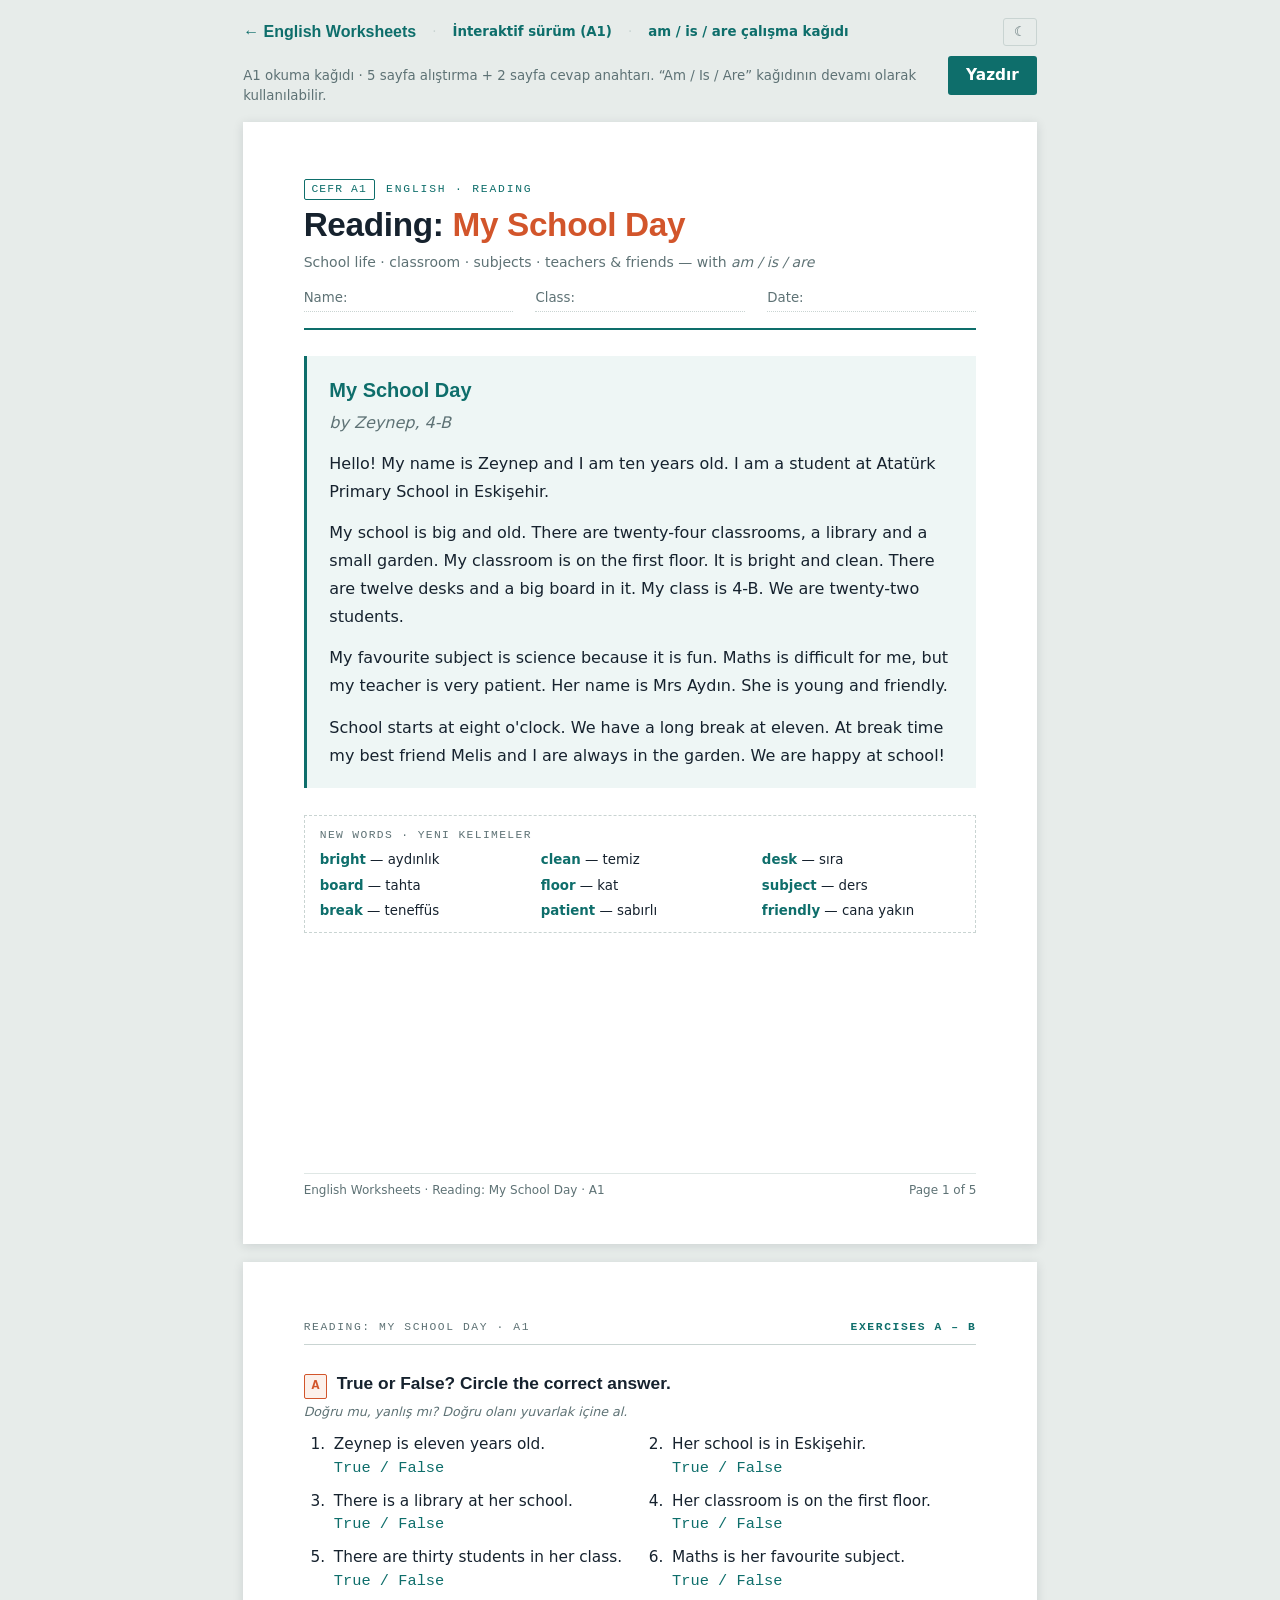
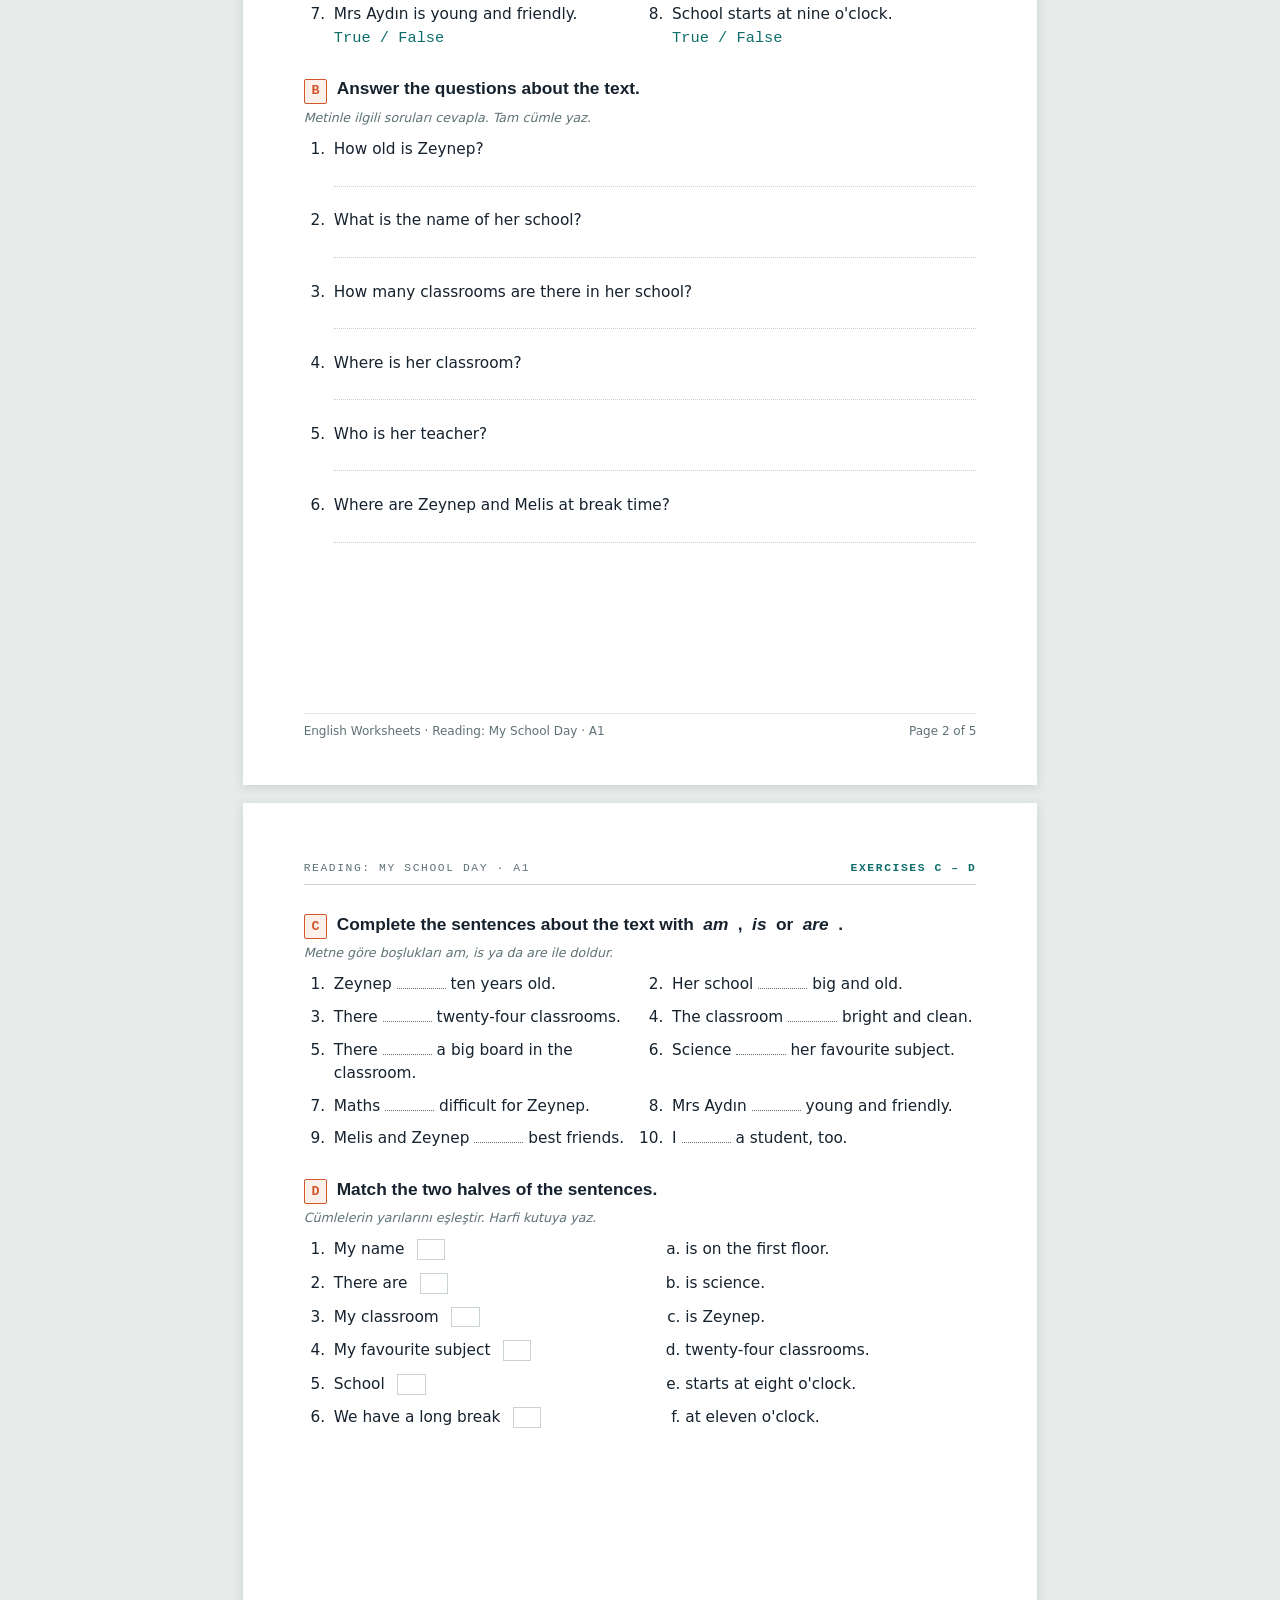
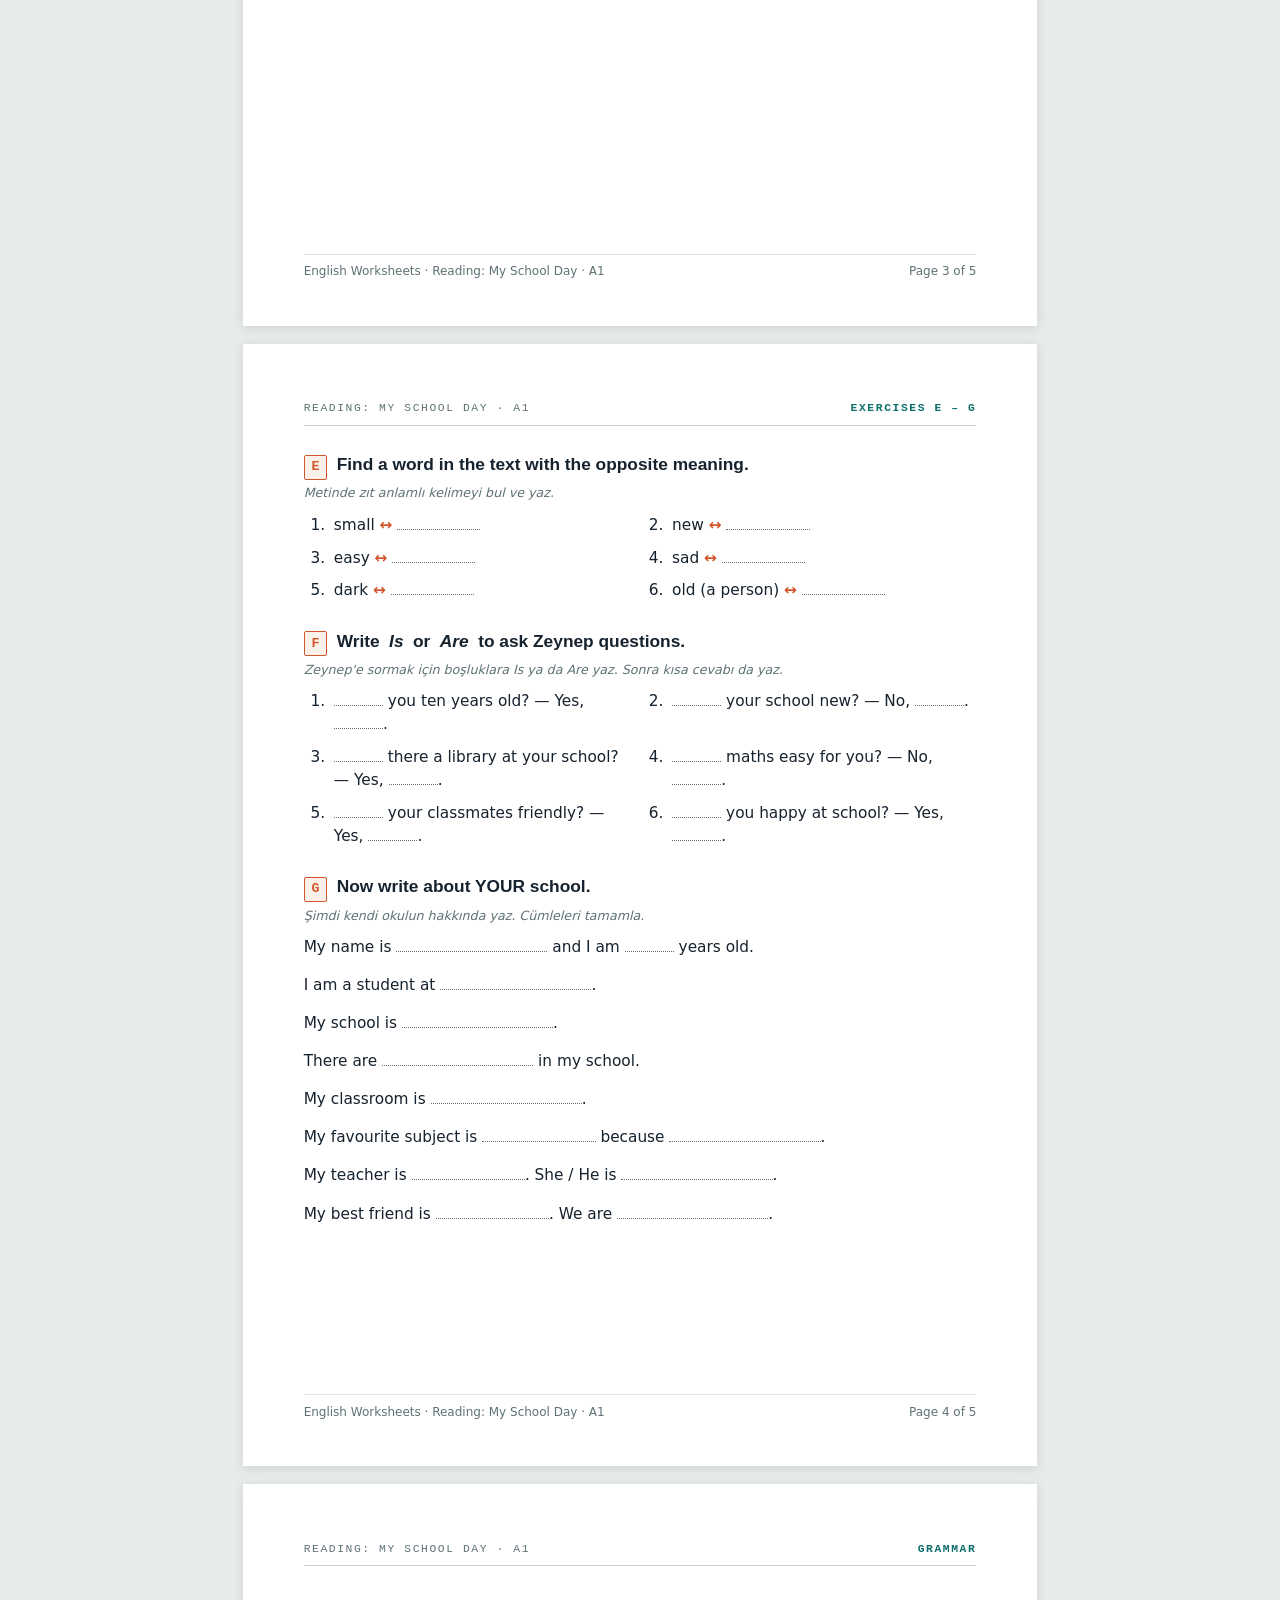
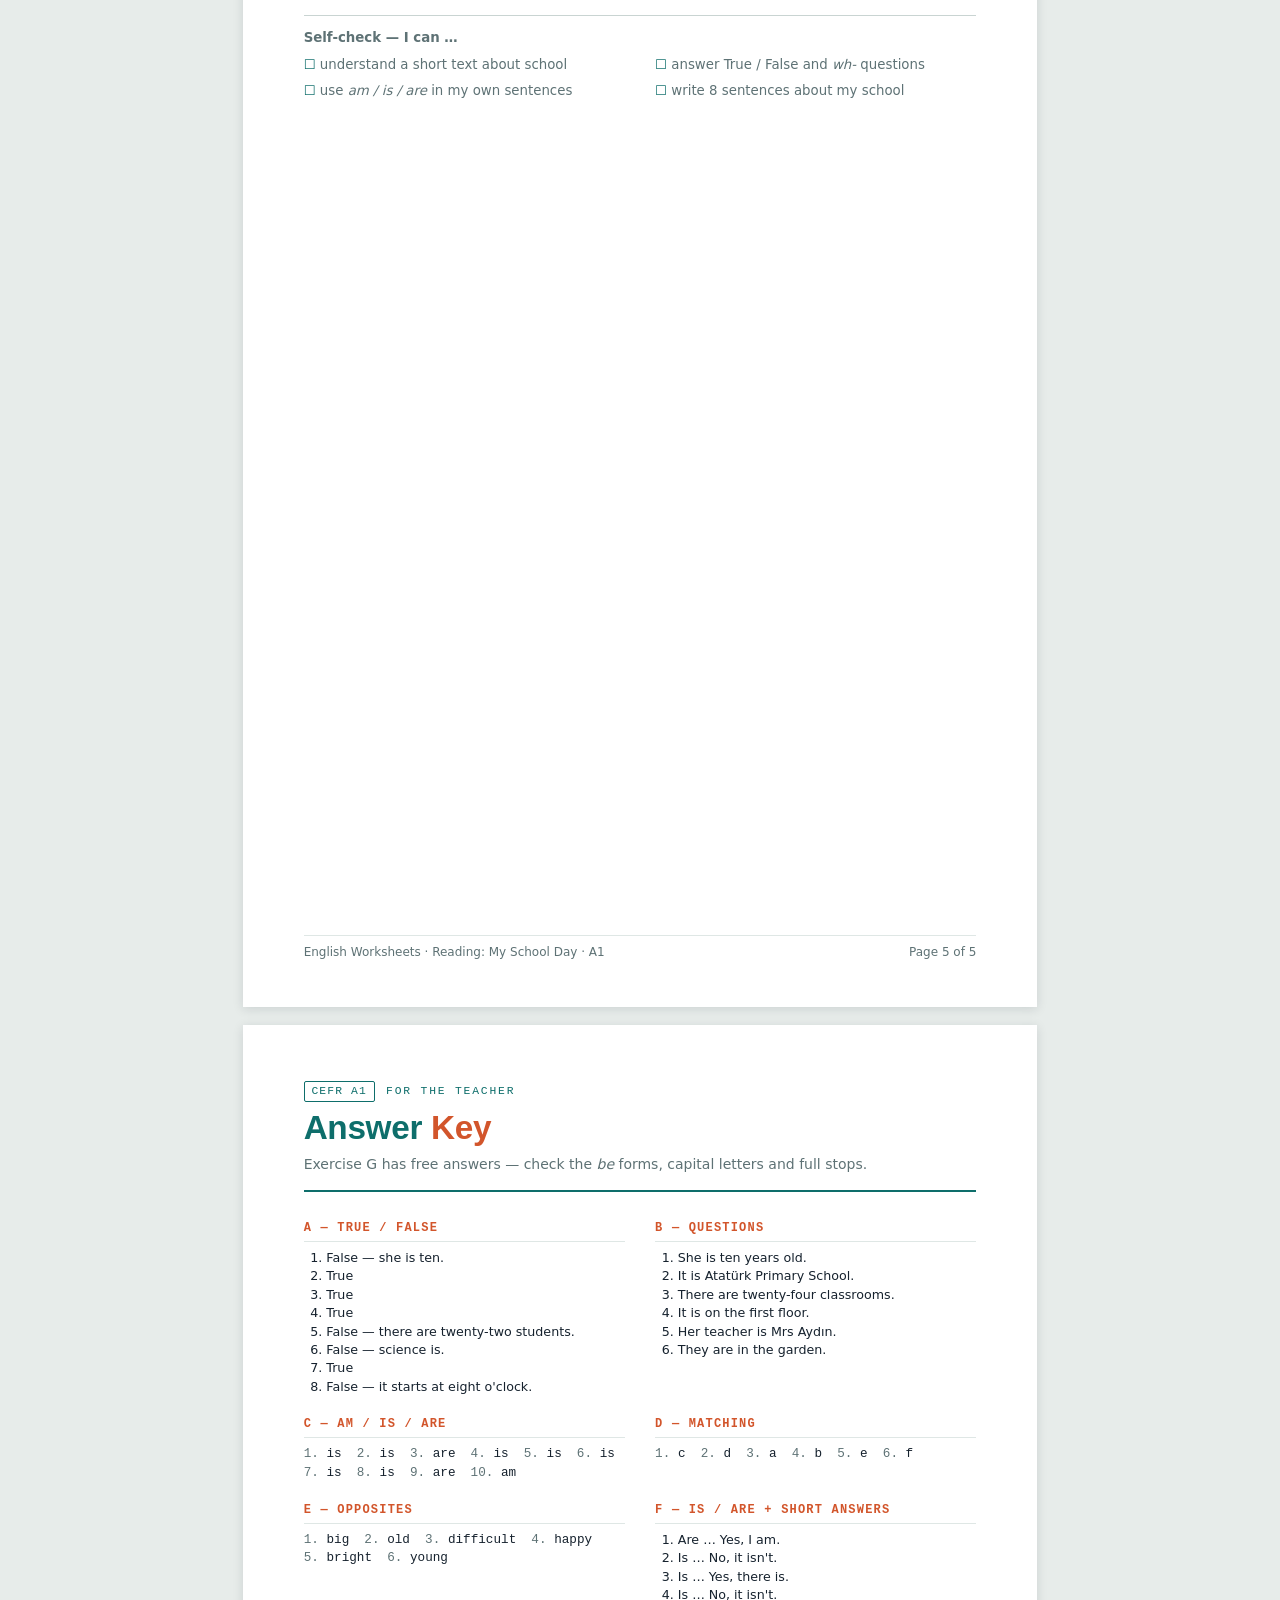
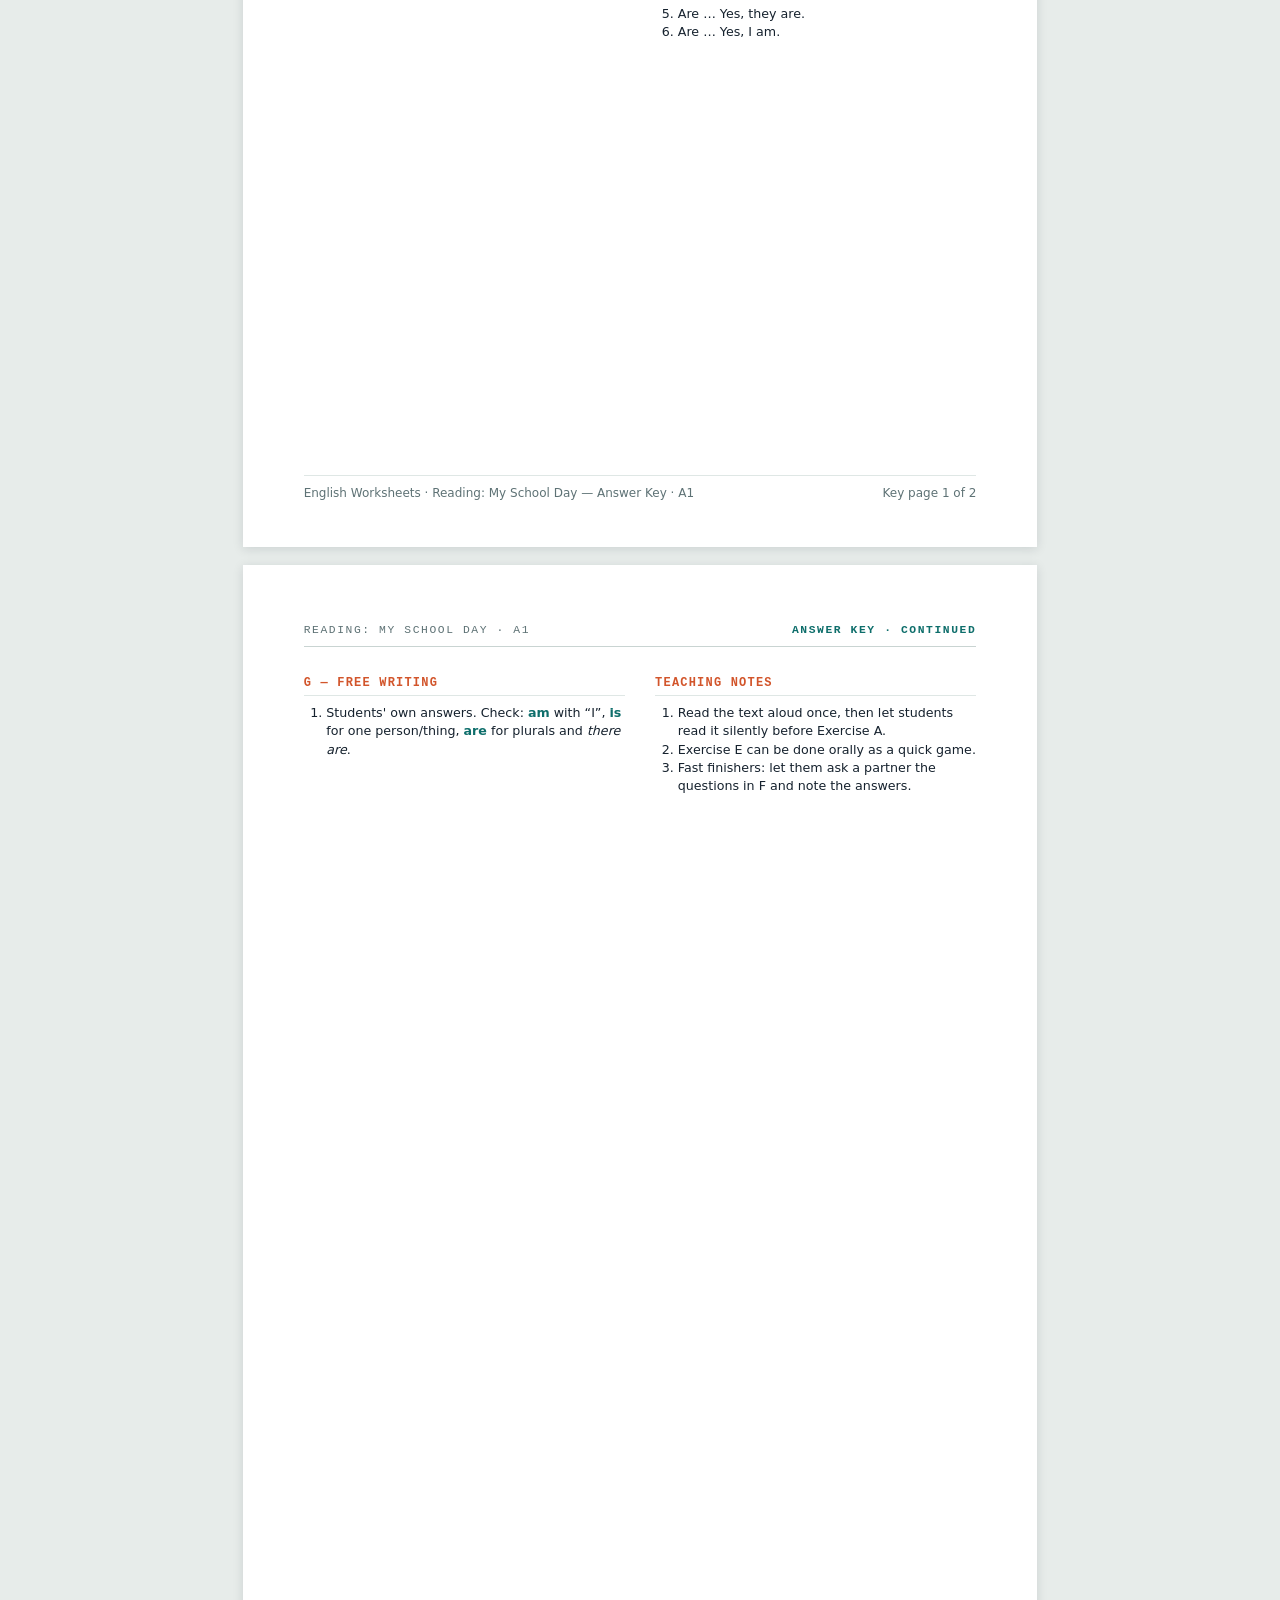
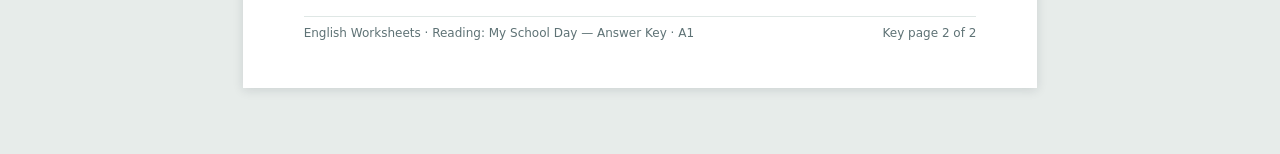
<file: worksheets/reading-school-life-a1.html>
<!doctype html>
<html lang="en">
<head>
<meta charset="utf-8">
<meta name="viewport" content="width=device-width, initial-scale=1">
<title>Reading: My School Day (Level A1) · English Worksheets</title>
<style>
  :root {
    --paper: #ffffff;
    --ground: #e7ecea;
    --ink: #16222e;
    --ink-soft: #5e7275;
    --rule: #c9d4d2;
    --rule-soft: #dfe7e5;
    --teal: #0e6e6b;
    --teal-tint: #eef6f5;
    --orange: #d2552b;
    --orange-tint: #fcf0ea;
    --shadow: 0 2px 10px rgba(22, 34, 46, .13);
  }
  @media (prefers-color-scheme: dark) {
    :root {
      --paper: #151c21;
      --ground: #0d1215;
      --ink: #e6edea;
      --ink-soft: #9aaeb0;
      --rule: #38474b;
      --rule-soft: #263137;
      --teal: #5ac8bd;
      --teal-tint: #19282a;
      --orange: #f0906a;
      --orange-tint: #2a1f1a;
      --shadow: 0 2px 10px rgba(0, 0, 0, .5);
    }
  }
  :root[data-theme="dark"] {
    --paper: #151c21;
    --ground: #0d1215;
    --ink: #e6edea;
    --ink-soft: #9aaeb0;
    --rule: #38474b;
    --rule-soft: #263137;
    --teal: #5ac8bd;
    --teal-tint: #19282a;
    --orange: #f0906a;
    --orange-tint: #2a1f1a;
    --shadow: 0 2px 10px rgba(0, 0, 0, .5);
  }
  :root[data-theme="light"] {
    --paper: #ffffff;
    --ground: #e7ecea;
    --ink: #16222e;
    --ink-soft: #5e7275;
    --rule: #c9d4d2;
    --rule-soft: #dfe7e5;
    --teal: #0e6e6b;
    --teal-tint: #eef6f5;
    --orange: #d2552b;
    --orange-tint: #fcf0ea;
    --shadow: 0 2px 10px rgba(22, 34, 46, .13);
  }

  body {
    background: var(--ground);
    color: var(--ink);
    font-family: "Segoe UI", -apple-system, system-ui, sans-serif;
    font-size: 11.5pt;
    line-height: 1.5;
    margin: 0;
    padding: 18px 12px 48px;
  }

  .toolbar {
    max-width: 210mm;
    margin: 0 auto 16px;
    display: flex;
    flex-wrap: wrap;
    align-items: baseline;
    gap: 10px 16px;
  }
  .toolbar p { margin: 0; color: var(--ink-soft); font-size: 10pt; flex: 1 1 240px; }
  .print-btn {
    font: inherit;
    font-weight: 600;
    color: #fff;
    background: var(--teal);
    border: 0;
    border-radius: 3px;
    padding: 8px 18px;
    cursor: pointer;
  }
  .print-btn:hover { filter: brightness(1.1); }
  .print-btn:focus-visible { outline: 3px solid var(--orange); outline-offset: 2px; }

  .page {
    background: var(--paper);
    box-shadow: var(--shadow);
    width: 210mm;
    min-height: 297mm;
    box-sizing: border-box;
    padding: 15mm 16mm 12mm;
    margin: 0 auto 18px;
    display: flex;
    flex-direction: column;
    gap: 7mm;
  }

  .masthead { border-bottom: 2.5px solid var(--teal); padding-bottom: 4mm; }
  .eyebrow {
    font-family: Consolas, "Courier New", monospace;
    font-size: 8.5pt;
    letter-spacing: .16em;
    text-transform: uppercase;
    color: var(--teal);
    margin: 0 0 2mm;
    display: flex;
    gap: 3mm;
    align-items: center;
  }
  .level { border: 1.2px solid var(--teal); border-radius: 2px; padding: .3mm 1.8mm; letter-spacing: .1em; }
  h1 {
    font-family: "Trebuchet MS", "Segoe UI", sans-serif;
    font-size: 25pt;
    line-height: 1.1;
    font-weight: 700;
    letter-spacing: -.01em;
    text-wrap: balance;
    margin: 0;
  }
  h1 em { font-style: normal; color: var(--orange); }
  .sub { margin: 2mm 0 0; color: var(--ink-soft); font-size: 10.5pt; }
  .idline { display: flex; gap: 6mm; margin-top: 4mm; font-size: 10pt; color: var(--ink-soft); }
  .idline span { flex: 1; border-bottom: 1px dotted var(--rule); padding-bottom: 1mm; }

  .runhead {
    display: flex;
    justify-content: space-between;
    align-items: baseline;
    border-bottom: 1px solid var(--rule);
    padding-bottom: 2mm;
    font-family: Consolas, "Courier New", monospace;
    font-size: 8.5pt;
    letter-spacing: .14em;
    text-transform: uppercase;
    color: var(--ink-soft);
  }
  .runhead b { color: var(--teal); letter-spacing: .14em; }

  /* ---------- reading text ---------- */
  .text {
    border-left: 3px solid var(--teal);
    background: var(--teal-tint);
    padding: 5mm 6mm;
  }
  .text h2 {
    font-family: "Trebuchet MS", "Segoe UI", sans-serif;
    font-size: 15pt;
    margin: 0 0 1mm;
    color: var(--teal);
  }
  .byline {
    font-size: 9.5pt;
    color: var(--ink-soft);
    font-style: italic;
    margin: 0 0 4mm;
  }
  .text p {
    margin: 0 0 3.5mm;
    line-height: 1.75;
    font-size: 12pt;
  }
  .text p:last-child { margin-bottom: 0; }
  .text b { font-weight: 600; }

  .glossary {
    border: 1.5px dashed var(--rule);
    padding: 3mm 4mm;
    display: grid;
    grid-template-columns: repeat(3, 1fr);
    gap: 1.5mm 6mm;
    font-size: 10pt;
  }
  .glossary .gl-head {
    grid-column: 1 / -1;
    font-family: Consolas, "Courier New", monospace;
    font-size: 8.5pt;
    letter-spacing: .12em;
    text-transform: uppercase;
    color: var(--ink-soft);
  }
  .glossary b { color: var(--teal); font-weight: 600; }

  /* ---------- exercises ---------- */
  .ex { display: flow-root; }
  .ex h2 {
    font-family: "Trebuchet MS", "Segoe UI", sans-serif;
    font-size: 13pt;
    font-weight: 700;
    margin: 0 0 1mm;
    display: flex;
    align-items: baseline;
    gap: 2.5mm;
  }
  .tag {
    font-family: Consolas, "Courier New", monospace;
    font-size: 10pt;
    font-weight: 700;
    color: var(--orange);
    background: var(--orange-tint);
    border: 1.2px solid var(--orange);
    border-radius: 2px;
    padding: .4mm 1.8mm;
    flex: none;
  }
  .tr {
    display: block;
    font-size: 9.5pt;
    font-style: italic;
    color: var(--ink-soft);
    margin: 0 0 3mm;
  }

  ol.items { margin: 0; padding-left: 7mm; display: grid; gap: 2.6mm 8mm; }
  ol.items.two { grid-template-columns: 1fr 1fr; }
  ol.items.roomy { gap: 6mm 8mm; }
  ol.items li { padding-left: 1mm; }

  .blank { display: inline-block; min-width: 22mm; border-bottom: 1px dotted var(--ink-soft); }
  .blank.sm { min-width: 13mm; }
  .blank.md { min-width: 30mm; }
  .blank.lg { min-width: 40mm; }
  .line { display: block; border-bottom: 1px dotted var(--rule); height: 6.5mm; }
  .pick { font-family: Consolas, "Courier New", monospace; color: var(--teal); white-space: nowrap; }
  .arrow { color: var(--orange); font-weight: 700; }

  /* matching */
  .match { display: grid; grid-template-columns: 1fr 1fr; gap: 0 10mm; }
  .match ol { margin: 0; padding-left: 7mm; display: grid; gap: 2.8mm; }
  .match ol.letters { list-style: lower-alpha; }
  .match .box {
    display: inline-block;
    width: 7mm;
    height: 5mm;
    border: 1px solid var(--rule);
    vertical-align: middle;
    margin-left: 2mm;
  }

  .starters { display: grid; gap: 4mm; }
  .starters p { margin: 0; }

  .selfcheck { margin-top: 6mm; border-top: 1px solid var(--rule); padding-top: 3mm; font-size: 10pt; color: var(--ink-soft); }
  .selfcheck ul { list-style: none; margin: 2mm 0 0; padding: 0; display: grid; grid-template-columns: 1fr 1fr; gap: 1.5mm 8mm; }
  .selfcheck li::before { content: "☐  "; color: var(--teal); }

  /* answer key */
  .key h1 { color: var(--teal); }
  .keygrid { display: grid; grid-template-columns: 1fr 1fr; gap: 5mm 8mm; }
  .keyblock h3 {
    font-family: Consolas, "Courier New", monospace;
    font-size: 9pt;
    letter-spacing: .1em;
    text-transform: uppercase;
    color: var(--orange);
    border-bottom: 1px solid var(--rule-soft);
    padding-bottom: 1mm;
    margin: 0 0 2mm;
  }
  .keyblock ol {
    margin: 0;
    padding-left: 6mm;
    font-size: 9.5pt;
    line-height: 1.45;
    font-variant-numeric: tabular-nums;
  }
  .keyblock ol.inline { padding-left: 0; list-style: none; display: flex; flex-wrap: wrap; gap: 0 4mm; }
  .keyblock ol.inline li { font-family: Consolas, "Courier New", monospace; counter-increment: list-item; }
  .keyblock ol.inline li::before { content: counter(list-item) ". "; color: var(--ink-soft); }
  .keyblock b { color: var(--teal); }

  .footer {
    margin-top: auto;
    font-size: 9pt;
    color: var(--ink-soft);
    border-top: 1px solid var(--rule-soft);
    padding-top: 2mm;
    display: flex;
    justify-content: space-between;
  }

  @media (max-width: 230mm) {
    .page { width: 100%; min-height: 0; padding: 7mm 6mm; }
    ol.items.two, .keygrid, .selfcheck ul, .match { grid-template-columns: 1fr; }
    .glossary { grid-template-columns: 1fr 1fr; }
  }

  /* ---------- site bar (screen only) ---------- */
  .ws-bar {
    max-width: 210mm;
    margin: 0 auto 10px;
    display: flex;
    flex-wrap: wrap;
    align-items: center;
    gap: 6px 16px;
    font-size: 10pt;
    color: var(--ink-soft);
  }
  .ws-bar a { color: var(--teal); font-weight: 600; text-decoration: none; }
  .ws-bar a:hover { text-decoration: underline; }
  .ws-bar .home { font-family: "Trebuchet MS", "Segoe UI", sans-serif; font-size: 12pt; }
  .ws-bar .sep { color: var(--rule); }
  .ws-bar .grow { flex: 1 1 auto; }
  .theme-btn {
    font: inherit;
    color: var(--ink-soft);
    background: transparent;
    border: 1.2px solid var(--rule);
    border-radius: 3px;
    padding: 3px 10px;
    cursor: pointer;
  }
  .theme-btn:hover { color: var(--teal); border-color: var(--teal); }
  .theme-btn:focus-visible { outline: 3px solid var(--orange); outline-offset: 2px; }

  @media print {
    @page { size: A4; margin: 0; }
    :root,
    :root[data-theme="dark"],
    :root[data-theme="light"] {
      --paper: #ffffff; --ground: #ffffff; --ink: #16222e; --ink-soft: #5e7275;
      --rule: #c9d4d2; --rule-soft: #dfe7e5; --teal: #0e6e6b; --teal-tint: #eef6f5;
      --orange: #d2552b; --orange-tint: #fcf0ea; --shadow: none;
    }
    body { background: #fff; padding: 0; font-size: 11pt; -webkit-print-color-adjust: exact; print-color-adjust: exact; }
    .toolbar, .ws-bar { display: none; }
    .page { width: auto; min-height: 296mm; box-shadow: none; margin: 0; padding: 13mm 15mm 10mm; gap: 5.5mm; break-after: page; }
    .page:last-child { break-after: auto; }
    .ex, .text, .glossary { break-inside: avoid; }
  }
</style>
</head>
<body>

<div class="ws-bar">
  <a class="home" href="../index.html">← English Worksheets</a>
  <span class="sep">·</span>
  <a href="../units/reading-school-life-a1.html">İnteraktif sürüm (A1)</a>
  <span class="sep">·</span>
  <a href="am-is-are-worksheet.html">am / is / are çalışma kağıdı</a>
  <span class="grow"></span>
  <button class="theme-btn" type="button" title="Açık / koyu tema" aria-label="Temayı değiştir">☾</button>
</div>

<div class="toolbar">
  <p>A1 okuma kağıdı · 5 sayfa alıştırma + 2 sayfa cevap anahtarı. “Am / Is / Are” kağıdının devamı olarak kullanılabilir.</p>
  <button class="print-btn" onclick="window.print()">Yazdır</button>
</div>

<!-- ============ PAGE 1 ============ -->
<section class="page">
  <header class="masthead">
    <p class="eyebrow"><span class="level">CEFR A1</span><span>English · Reading</span></p>
    <h1>Reading: <em>My School Day</em></h1>
    <p class="sub">School life · classroom · subjects · teachers &amp; friends — with <i>am / is / are</i></p>
    <div class="idline"><span>Name:</span><span>Class:</span><span>Date:</span></div>
  </header>

  <article class="text">
    <h2>My School Day</h2>
    <p class="byline">by Zeynep, 4-B</p>
    <p>Hello! My name is Zeynep and I am ten years old. I am a student at Atatürk Primary School in Eskişehir.</p>
    <p>My school is big and old. There are twenty-four classrooms, a library and a small garden. My classroom is on the first floor. It is bright and clean. There are twelve desks and a big board in it. My class is 4-B. We are twenty-two students.</p>
    <p>My favourite subject is science because it is fun. Maths is difficult for me, but my teacher is very patient. Her name is Mrs Aydın. She is young and friendly.</p>
    <p>School starts at eight o'clock. We have a long break at eleven. At break time my best friend Melis and I are always in the garden. We are happy at school!</p>
  </article>
  <div class="glossary">
    <span class="gl-head">new words · yeni kelimeler</span>
    <span><b>bright</b> — aydınlık</span>
    <span><b>clean</b> — temiz</span>
    <span><b>desk</b> — sıra</span>
    <span><b>board</b> — tahta</span>
    <span><b>floor</b> — kat</span>
    <span><b>subject</b> — ders</span>
    <span><b>break</b> — teneffüs</span>
    <span><b>patient</b> — sabırlı</span>
    <span><b>friendly</b> — cana yakın</span>
  </div>

  <div class="footer"><span>English Worksheets · Reading: My School Day · A1</span><span>Page 1 of 5</span></div>
</section>

<!-- ============ PAGE 2 ============ -->
<section class="page">
  <div class="runhead"><span>Reading: My School Day · A1</span><b>Exercises A – B</b></div>
  <div class="ex">
    <h2><span class="tag">A</span> True or False? Circle the correct answer.</h2>
    <span class="tr">Doğru mu, yanlış mı? Doğru olanı yuvarlak içine al.</span>
    <ol class="items two">
      <li>Zeynep is eleven years old. <span class="pick">True / False</span></li>
      <li>Her school is in Eskişehir. <span class="pick">True / False</span></li>
      <li>There is a library at her school. <span class="pick">True / False</span></li>
      <li>Her classroom is on the first floor. <span class="pick">True / False</span></li>
      <li>There are thirty students in her class. <span class="pick">True / False</span></li>
      <li>Maths is her favourite subject. <span class="pick">True / False</span></li>
      <li>Mrs Aydın is young and friendly. <span class="pick">True / False</span></li>
      <li>School starts at nine o'clock. <span class="pick">True / False</span></li>
    </ol>
  </div>
  <div class="ex">
    <h2><span class="tag">B</span> Answer the questions about the text.</h2>
    <span class="tr">Metinle ilgili soruları cevapla. Tam cümle yaz.</span>
    <ol class="items roomy">
      <li>How old is Zeynep? <span class="line"></span></li>
      <li>What is the name of her school? <span class="line"></span></li>
      <li>How many classrooms are there in her school? <span class="line"></span></li>
      <li>Where is her classroom? <span class="line"></span></li>
      <li>Who is her teacher? <span class="line"></span></li>
      <li>Where are Zeynep and Melis at break time? <span class="line"></span></li>
    </ol>
  </div>

  <div class="footer"><span>English Worksheets · Reading: My School Day · A1</span><span>Page 2 of 5</span></div>
</section>

<!-- ============ PAGE 3 ============ -->
<section class="page">
  <div class="runhead"><span>Reading: My School Day · A1</span><b>Exercises C – D</b></div>
  <div class="ex">
    <h2><span class="tag">C</span> Complete the sentences about the text with <i>am</i>, <i>is</i> or <i>are</i>.</h2>
    <span class="tr">Metne göre boşlukları am, is ya da are ile doldur.</span>
    <ol class="items two">
      <li>Zeynep <span class="blank sm"></span> ten years old.</li>
      <li>Her school <span class="blank sm"></span> big and old.</li>
      <li>There <span class="blank sm"></span> twenty-four classrooms.</li>
      <li>The classroom <span class="blank sm"></span> bright and clean.</li>
      <li>There <span class="blank sm"></span> a big board in the classroom.</li>
      <li>Science <span class="blank sm"></span> her favourite subject.</li>
      <li>Maths <span class="blank sm"></span> difficult for Zeynep.</li>
      <li>Mrs Aydın <span class="blank sm"></span> young and friendly.</li>
      <li>Melis and Zeynep <span class="blank sm"></span> best friends.</li>
      <li>I <span class="blank sm"></span> a student, too.</li>
    </ol>
  </div>
  <div class="ex">
    <h2><span class="tag">D</span> Match the two halves of the sentences.</h2>
    <span class="tr">Cümlelerin yarılarını eşleştir. Harfi kutuya yaz.</span>
    <div class="match">
      <ol class="items">
        <li>My name <span class="box"></span></li>
        <li>There are <span class="box"></span></li>
        <li>My classroom <span class="box"></span></li>
        <li>My favourite subject <span class="box"></span></li>
        <li>School <span class="box"></span></li>
        <li>We have a long break <span class="box"></span></li>
      </ol>
      <ol class="letters">
        <li>is on the first floor.</li>
        <li>is science.</li>
        <li>is Zeynep.</li>
        <li>twenty-four classrooms.</li>
        <li>starts at eight o'clock.</li>
        <li>at eleven o'clock.</li>
      </ol>
    </div>
  </div>

  <div class="footer"><span>English Worksheets · Reading: My School Day · A1</span><span>Page 3 of 5</span></div>
</section>

<!-- ============ PAGE 4 ============ -->
<section class="page">
  <div class="runhead"><span>Reading: My School Day · A1</span><b>Exercises E – G</b></div>
  <div class="ex">
    <h2><span class="tag">E</span> Find a word in the text with the opposite meaning.</h2>
    <span class="tr">Metinde zıt anlamlı kelimeyi bul ve yaz.</span>
    <ol class="items two">
      <li>small <span class="arrow">↔</span> <span class="blank"></span></li>
      <li>new <span class="arrow">↔</span> <span class="blank"></span></li>
      <li>easy <span class="arrow">↔</span> <span class="blank"></span></li>
      <li>sad <span class="arrow">↔</span> <span class="blank"></span></li>
      <li>dark <span class="arrow">↔</span> <span class="blank"></span></li>
      <li>old (a person) <span class="arrow">↔</span> <span class="blank"></span></li>
    </ol>
  </div>
  <div class="ex">
    <h2><span class="tag">F</span> Write <i>Is</i> or <i>Are</i> to ask Zeynep questions.</h2>
    <span class="tr">Zeynep'e sormak için boşluklara Is ya da Are yaz. Sonra kısa cevabı da yaz.</span>
    <ol class="items two">
      <li><span class="blank sm"></span> you ten years old? — Yes, <span class="blank sm"></span>.</li>
      <li><span class="blank sm"></span> your school new? — No, <span class="blank sm"></span>.</li>
      <li><span class="blank sm"></span> there a library at your school? — Yes, <span class="blank sm"></span>.</li>
      <li><span class="blank sm"></span> maths easy for you? — No, <span class="blank sm"></span>.</li>
      <li><span class="blank sm"></span> your classmates friendly? — Yes, <span class="blank sm"></span>.</li>
      <li><span class="blank sm"></span> you happy at school? — Yes, <span class="blank sm"></span>.</li>
    </ol>
  </div>
  <div class="ex">
    <h2><span class="tag">G</span> Now write about YOUR school.</h2>
    <span class="tr">Şimdi kendi okulun hakkında yaz. Cümleleri tamamla.</span>
    <div class="starters">
      <p>My name is <span class="blank lg"></span> and I am <span class="blank sm"></span> years old.</p>
      <p>I am a student at <span class="blank lg"></span>.</p>
      <p>My school is <span class="blank lg"></span>.</p>
      <p>There are <span class="blank lg"></span> in my school.</p>
      <p>My classroom is <span class="blank lg"></span>.</p>
      <p>My favourite subject is <span class="blank md"></span> because <span class="blank lg"></span>.</p>
      <p>My teacher is <span class="blank md"></span>. She / He is <span class="blank lg"></span>.</p>
      <p>My best friend is <span class="blank md"></span>. We are <span class="blank lg"></span>.</p>
    </div>
  </div>

  <div class="footer"><span>English Worksheets · Reading: My School Day · A1</span><span>Page 4 of 5</span></div>
</section>

<!-- ============ PAGE 5 ============ -->
<section class="page">
  <div class="runhead"><span>Reading: My School Day · A1</span><b>Grammar</b></div>
  <div class="selfcheck">
    <b>Self-check — I can …</b>
    <ul>
      <li>understand a short text about school</li>
      <li>answer True / False and <i>wh-</i> questions</li>
      <li>use <i>am / is / are</i> in my own sentences</li>
      <li>write 8 sentences about my school</li>
    </ul>
  </div>

  <div class="footer"><span>English Worksheets · Reading: My School Day · A1</span><span>Page 5 of 5</span></div>
</section>

<!-- ============ ANSWER KEY 1 ============ -->
<section class="page key">
  <header class="masthead">
    <p class="eyebrow"><span class="level">CEFR A1</span><span>For the teacher</span></p>
    <h1>Answer <em>Key</em></h1>
    <p class="sub">Exercise G has free answers — check the <i>be</i> forms, capital letters and full stops.</p>
  </header>
  <div class="keygrid">
    <div class="keyblock">
      <h3>A — true / false</h3>
      <ol><li>False — she is ten.</li><li>True</li><li>True</li><li>True</li><li>False — there are twenty-two students.</li><li>False — science is.</li><li>True</li><li>False — it starts at eight o'clock.</li></ol>
    </div>
    <div class="keyblock">
      <h3>B — questions</h3>
      <ol><li>She is ten years old.</li><li>It is Atatürk Primary School.</li><li>There are twenty-four classrooms.</li><li>It is on the first floor.</li><li>Her teacher is Mrs Aydın.</li><li>They are in the garden.</li></ol>
    </div>
    <div class="keyblock">
      <h3>C — am / is / are</h3>
      <ol class="inline"><li>is</li><li>is</li><li>are</li><li>is</li><li>is</li><li>is</li><li>is</li><li>is</li><li>are</li><li>am</li></ol>
    </div>
    <div class="keyblock">
      <h3>D — matching</h3>
      <ol class="inline"><li>c</li><li>d</li><li>a</li><li>b</li><li>e</li><li>f</li></ol>
    </div>
    <div class="keyblock">
      <h3>E — opposites</h3>
      <ol class="inline"><li>big</li><li>old</li><li>difficult</li><li>happy</li><li>bright</li><li>young</li></ol>
    </div>
    <div class="keyblock">
      <h3>F — Is / Are + short answers</h3>
      <ol><li>Are … Yes, I am.</li><li>Is … No, it isn't.</li><li>Is … Yes, there is.</li><li>Is … No, it isn't.</li><li>Are … Yes, they are.</li><li>Are … Yes, I am.</li></ol>
    </div>
  </div>

  <div class="footer"><span>English Worksheets · Reading: My School Day — Answer Key · A1</span><span>Key page 1 of 2</span></div>
</section>

<!-- ============ ANSWER KEY 2 ============ -->
<section class="page key">
  <div class="runhead"><span>Reading: My School Day · A1</span><b>Answer Key · continued</b></div>
  <div class="keygrid">
    <div class="keyblock">
      <h3>G — free writing</h3>
      <ol><li>Students' own answers. Check: <b>am</b> with “I”, <b>is</b> for one person/thing, <b>are</b> for plurals and <i>there are</i>.</li></ol>
    </div>
    <div class="keyblock">
      <h3>Teaching notes</h3>
      <ol><li>Read the text aloud once, then let students read it silently before Exercise A.</li><li>Exercise E can be done orally as a quick game.</li><li>Fast finishers: let them ask a partner the questions in F and note the answers.</li></ol>
    </div>
  </div>

  <div class="footer"><span>English Worksheets · Reading: My School Day — Answer Key · A1</span><span>Key page 2 of 2</span></div>
</section>

<script src="../assets/engine.js"></script>
</body>
</html>
</file>
<file: assets/style.css>
/* ===========================================================
   English Worksheets — ortak tema + interaktif aktivite stilleri
   =========================================================== */

:root {
  --paper: #ffffff;
  --ground: #e7ecea;
  --ink: #16222e;
  --ink-soft: #5e7275;
  --rule: #c9d4d2;
  --rule-soft: #dfe7e5;
  --teal: #0e6e6b;
  --teal-tint: #eef6f5;
  --orange: #d2552b;
  --orange-tint: #fcf0ea;
  --ok: #1d7a4c;
  --ok-tint: #e9f6ee;
  --bad: #c3341f;
  --bad-tint: #fcebe8;
  --shadow: 0 2px 10px rgba(22, 34, 46, .13);
  --shadow-lift: 0 10px 26px rgba(22, 34, 46, .22);
}

@media (prefers-color-scheme: dark) {
  :root {
    --paper: #151c21;
    --ground: #0d1215;
    --ink: #e6edea;
    --ink-soft: #9aaeb0;
    --rule: #38474b;
    --rule-soft: #263137;
    --teal: #5ac8bd;
    --teal-tint: #19282a;
    --orange: #f0906a;
    --orange-tint: #2a1f1a;
    --ok: #63d19a;
    --ok-tint: #14271d;
    --bad: #f3846f;
    --bad-tint: #2b1a17;
    --shadow: 0 2px 10px rgba(0, 0, 0, .5);
    --shadow-lift: 0 10px 26px rgba(0, 0, 0, .6);
  }
}
:root[data-theme="dark"] {
  --paper: #151c21;
  --ground: #0d1215;
  --ink: #e6edea;
  --ink-soft: #9aaeb0;
  --rule: #38474b;
  --rule-soft: #263137;
  --teal: #5ac8bd;
  --teal-tint: #19282a;
  --orange: #f0906a;
  --orange-tint: #2a1f1a;
  --ok: #63d19a;
  --ok-tint: #14271d;
  --bad: #f3846f;
  --bad-tint: #2b1a17;
  --shadow: 0 2px 10px rgba(0, 0, 0, .5);
  --shadow-lift: 0 10px 26px rgba(0, 0, 0, .6);
}
:root[data-theme="light"] {
  --paper: #ffffff;
  --ground: #e7ecea;
  --ink: #16222e;
  --ink-soft: #5e7275;
  --rule: #c9d4d2;
  --rule-soft: #dfe7e5;
  --teal: #0e6e6b;
  --teal-tint: #eef6f5;
  --orange: #d2552b;
  --orange-tint: #fcf0ea;
  --ok: #1d7a4c;
  --ok-tint: #e9f6ee;
  --bad: #c3341f;
  --bad-tint: #fcebe8;
  --shadow: 0 2px 10px rgba(22, 34, 46, .13);
  --shadow-lift: 0 10px 26px rgba(22, 34, 46, .22);
}

* { box-sizing: border-box; }
[hidden] { display: none !important; }   /* .solution/.score gizli kalsın */

body {
  margin: 0;
  background: var(--ground);
  color: var(--ink);
  font-family: "Segoe UI", -apple-system, system-ui, sans-serif;
  font-size: 16px;
  line-height: 1.55;
  -webkit-text-size-adjust: 100%;
}

a { color: var(--teal); }

.wrap { max-width: 980px; margin: 0 auto; padding: 0 18px; }

/* ---------------- site header ---------------- */
.site-head {
  position: sticky;
  top: 0;
  z-index: 40;
  background: var(--paper);
  border-bottom: 2.5px solid var(--teal);
  box-shadow: var(--shadow);
}
.site-head .wrap {
  display: flex;
  align-items: center;
  gap: 14px;
  min-height: 60px;
  flex-wrap: wrap;
  padding-top: 8px;
  padding-bottom: 8px;
}
.brand {
  font-family: "Trebuchet MS", "Segoe UI", sans-serif;
  font-weight: 700;
  font-size: 1.15rem;
  letter-spacing: -.01em;
  text-decoration: none;
  color: var(--ink);
  margin-right: auto;
}
.brand em { font-style: normal; color: var(--orange); }
.site-nav { display: flex; gap: 6px; flex-wrap: wrap; }
.site-nav a {
  font-size: .9rem;
  text-decoration: none;
  color: var(--ink-soft);
  padding: 6px 10px;
  border-radius: 3px;
}
.site-nav a:hover { background: var(--teal-tint); color: var(--teal); }
.site-nav a[aria-current="page"] { color: var(--teal); font-weight: 600; background: var(--teal-tint); }

.theme-btn {
  font: inherit;
  font-size: 1rem;
  line-height: 1;
  background: transparent;
  border: 1.5px solid var(--rule);
  color: var(--ink-soft);
  border-radius: 3px;
  padding: 7px 10px;
  cursor: pointer;
}
.theme-btn:hover { border-color: var(--teal); color: var(--teal); }

/* ---------------- generic typography ---------------- */
.eyebrow {
  font-family: Consolas, "Courier New", monospace;
  font-size: .72rem;
  letter-spacing: .16em;
  text-transform: uppercase;
  color: var(--teal);
  margin: 0 0 6px;
}
h1 {
  font-family: "Trebuchet MS", "Segoe UI", sans-serif;
  font-size: clamp(1.7rem, 4.6vw, 2.5rem);
  line-height: 1.1;
  letter-spacing: -.015em;
  text-wrap: balance;
  margin: 0;
}
h1 em { font-style: normal; color: var(--orange); }
.lede { color: var(--ink-soft); margin: 10px 0 0; max-width: 62ch; }

/* ---------------- hero ---------------- */
.hero {
  background: var(--paper);
  border-bottom: 1px solid var(--rule);
  padding: 36px 0 32px;
}
.hero .sub { color: var(--ink-soft); margin: 10px 0 0; max-width: 60ch; }
.hero-cta { display: flex; gap: 10px; flex-wrap: wrap; margin-top: 20px; }

/* ---------------- buttons ---------------- */
.btn {
  font: inherit;
  font-weight: 600;
  border: 1.5px solid var(--teal);
  background: var(--teal);
  color: var(--paper);
  border-radius: 3px;
  padding: 9px 16px;
  cursor: pointer;
  text-decoration: none;
  display: inline-flex;
  align-items: center;
  gap: 7px;
}
.btn:hover { filter: brightness(1.1); }
.btn:focus-visible { outline: 3px solid var(--orange); outline-offset: 2px; }
.btn.ghost { background: transparent; color: var(--teal); }
.btn.ghost:hover { background: var(--teal-tint); filter: none; }
.btn.warn { border-color: var(--orange); background: transparent; color: var(--orange); }
.btn.warn:hover { background: var(--orange-tint); filter: none; }
.btn.sm { padding: 6px 12px; font-size: .88rem; }

/* ---------------- unit cards (hub) ---------------- */
.section-h {
  display: flex;
  align-items: baseline;
  justify-content: space-between;
  gap: 12px;
  border-bottom: 1px solid var(--rule);
  padding-bottom: 8px;
  margin: 34px 0 18px;
}
.section-h h2 {
  font-family: "Trebuchet MS", "Segoe UI", sans-serif;
  font-size: 1.25rem;
  margin: 0;
}
.section-h p { margin: 0; color: var(--ink-soft); font-size: .88rem; }

.grid { display: grid; gap: 16px; grid-template-columns: repeat(auto-fill, minmax(270px, 1fr)); }

.unit {
  background: var(--paper);
  border-left: 3px solid var(--teal);
  box-shadow: var(--shadow);
  padding: 16px 18px 18px;
  display: flex;
  flex-direction: column;
  gap: 8px;
  text-decoration: none;
  color: inherit;
  transition: transform .12s ease, box-shadow .12s ease;
}
.unit:hover { transform: translateY(-2px); box-shadow: var(--shadow-lift); }
.unit.flat { border-left-color: var(--orange); }
.unit .kicker {
  font-family: Consolas, "Courier New", monospace;
  font-size: .7rem;
  letter-spacing: .14em;
  text-transform: uppercase;
  color: var(--ink-soft);
}
.unit h3 {
  font-family: "Trebuchet MS", "Segoe UI", sans-serif;
  font-size: 1.1rem;
  margin: 0;
  line-height: 1.2;
}
.unit p { margin: 0; font-size: .9rem; color: var(--ink-soft); }
.unit .meta {
  margin-top: auto;
  padding-top: 8px;
  display: flex;
  gap: 8px;
  flex-wrap: wrap;
  align-items: center;
  font-size: .78rem;
  color: var(--ink-soft);
}
.pill {
  font-family: Consolas, "Courier New", monospace;
  font-size: .72rem;
  letter-spacing: .06em;
  border: 1.2px solid var(--rule);
  border-radius: 999px;
  padding: 2px 9px;
  color: var(--ink-soft);
}
.pill.done { border-color: var(--ok); color: var(--ok); background: var(--ok-tint); }
.pill.live { border-color: var(--teal); color: var(--teal); background: var(--teal-tint); }
.pill.soon { opacity: .65; }

/* ---------------- unit page shell ---------------- */
/* .wrap'ın padding kısayolu main'in alt boşluğunu eziyor → seçici sınıfla eşlensin */
main, main.wrap { padding-bottom: 72px; }

.unit-head {
  background: var(--paper);
  border-bottom: 1px solid var(--rule);
  padding: 26px 0 18px;
}
/* progress bar */
.progress-bar {
  position: sticky;
  top: 60px;
  z-index: 30;
  background: var(--paper);
  border-bottom: 1px solid var(--rule);
  box-shadow: var(--shadow);
}
.progress-bar .wrap {
  display: flex;
  align-items: center;
  gap: 12px;
  flex-wrap: wrap;
  padding-top: 10px;
  padding-bottom: 10px;
}
.track {
  flex: 1 1 160px;
  height: 9px;
  background: var(--rule-soft);
  border-radius: 999px;
  overflow: hidden;
  min-width: 120px;
}
.track i { display: block; height: 100%; width: 0; background: var(--teal); transition: width .35s ease; }
.progress-bar .count {
  font-family: Consolas, "Courier New", monospace;
  font-size: .85rem;
  color: var(--ink-soft);
  font-variant-numeric: tabular-nums;
}
.progress-bar .count b { color: var(--teal); }

/* ---------------- rule box ---------------- */
.rulebox {
  background: var(--paper);
  border-left: 3px solid var(--teal);
  box-shadow: var(--shadow);
  padding: 16px 18px;
  margin: 22px 0;
}
.rulebox h2 {
  font-family: "Trebuchet MS", "Segoe UI", sans-serif;
  font-size: 1.1rem;
  color: var(--teal);
  margin: 0 0 10px;
}
.rulebox p { margin: 0 0 6px; }
.rulebox p:last-child { margin-bottom: 0; }
.tip { font-size: .88rem; color: var(--ink-soft); }
.tip b { color: var(--orange); }

.scroller { overflow-x: auto; }
table.grammar { border-collapse: collapse; width: 100%; font-size: .95rem; }
.grammar th, .grammar td {
  text-align: left;
  padding: 6px 12px 6px 0;
  border-bottom: 1px solid var(--rule-soft);
  vertical-align: baseline;
}
.grammar th {
  font-family: Consolas, "Courier New", monospace;
  font-size: .72rem;
  letter-spacing: .1em;
  text-transform: uppercase;
  color: var(--ink-soft);
  font-weight: 400;
}
.grammar td.be { font-weight: 700; color: var(--orange); white-space: nowrap; }
.grammar td.short { font-family: Consolas, "Courier New", monospace; white-space: nowrap; }
.grammar td.ex { color: var(--ink-soft); font-style: italic; }

/* ===========================================================
   AKTİVİTE KARTLARI
   =========================================================== */
.card {
  background: var(--paper);
  box-shadow: var(--shadow);
  padding: 18px;
  margin: 22px 0;
  scroll-margin-top: 130px;
}
.card-h { display: flex; align-items: flex-start; gap: 10px; margin-bottom: 14px; }
.card-h .tag {
  font-family: Consolas, "Courier New", monospace;
  font-size: .95rem;
  font-weight: 700;
  color: var(--orange);
  background: var(--orange-tint);
  border: 1.4px solid var(--orange);
  border-radius: 2px;
  padding: 1px 7px;
  flex: none;
}
.card-h h2 {
  font-family: "Trebuchet MS", "Segoe UI", sans-serif;
  font-size: 1.08rem;
  margin: 0;
  line-height: 1.25;
}
.card-h h2 i { color: var(--orange); font-style: italic; }
.card-h .tr { margin: 3px 0 0; font-size: .85rem; font-style: italic; color: var(--ink-soft); }
.card-h .hd { flex: 1 1 auto; min-width: 0; }
.card-h .score {
  flex: none;
  font-family: Consolas, "Courier New", monospace;
  font-size: .85rem;
  font-variant-numeric: tabular-nums;
  border: 1.4px solid var(--rule);
  border-radius: 999px;
  padding: 3px 11px;
  color: var(--ink-soft);
  white-space: nowrap;
}
.card-h .score.good { border-color: var(--ok); color: var(--ok); background: var(--ok-tint); }
.card-h .score.mid { border-color: var(--orange); color: var(--orange); background: var(--orange-tint); }

.actions {
  display: flex;
  gap: 8px;
  flex-wrap: wrap;
  margin-top: 16px;
  padding-top: 14px;
  border-top: 1px solid var(--rule-soft);
}
.actions .spacer { flex: 1 1 auto; }

/* ---------------- kelime bankası (bitmeyen bloklar) ---------------- */
.bank {
  border: 1.6px dashed var(--rule);
  border-radius: 4px;
  background: var(--teal-tint);
  padding: 11px 13px;
  margin: 0 0 16px;
  display: flex;
  flex-wrap: wrap;
  align-items: center;
  gap: 9px;
}
.bank .bank-label {
  font-family: Consolas, "Courier New", monospace;
  font-size: .68rem;
  letter-spacing: .13em;
  text-transform: uppercase;
  color: var(--ink-soft);
  margin-right: 2px;
  width: 100%;
}
.bank.sticky {
  position: sticky;
  top: 108px;
  z-index: 20;
  background: var(--teal-tint);
  box-shadow: 0 6px 14px -8px rgba(0, 0, 0, .35);
}

/* bir blok: hem bankada (kopyalanır) hem boşlukta (taşınır) */
.chip {
  font: inherit;
  font-weight: 600;
  font-size: .95rem;
  line-height: 1.1;
  color: var(--paper);
  background: var(--teal);
  border: 1.5px solid var(--teal);
  border-radius: 4px;
  padding: 7px 13px;
  cursor: grab;
  box-shadow: 0 2px 0 rgba(0, 0, 0, .18);
  touch-action: none;
  user-select: none;
  -webkit-user-select: none;
  white-space: nowrap;
}
.chip:hover { filter: brightness(1.08); }
.chip:focus-visible { outline: 3px solid var(--orange); outline-offset: 2px; }
.chip.picked {
  background: var(--orange);
  border-color: var(--orange);
  box-shadow: 0 0 0 3px var(--orange-tint), 0 2px 0 rgba(0, 0, 0, .18);
}
.chip.infinite { position: relative; }
.chip.infinite::after {
  content: "∞";
  position: absolute;
  top: -7px;
  right: -6px;
  font-size: .66rem;
  font-weight: 700;
  line-height: 1;
  color: var(--teal);
  background: var(--paper);
  border: 1.2px solid var(--teal);
  border-radius: 999px;
  padding: 1px 4px;
}

/* sürüklenen hayalet */
.drag-ghost {
  position: fixed;
  z-index: 9999;
  pointer-events: none;
  transform: translate(-50%, -50%) rotate(-2deg) scale(1.06);
  box-shadow: var(--shadow-lift);
  opacity: .95;
}

/* ---------------- boşluklar (drop alanı) ---------------- */
.slot {
  display: inline-flex;
  align-items: center;
  justify-content: center;
  vertical-align: middle;
  min-width: 78px;
  min-height: 34px;
  padding: 0 4px;
  margin: 2px 1px;
  border: 1.6px dashed var(--rule);
  border-radius: 4px;
  background: var(--ground);
  cursor: pointer;
  touch-action: none;
}
.slot.wide { min-width: 120px; }
.slot::before {
  content: attr(data-hint);
  font-family: Consolas, "Courier New", monospace;
  font-size: .75rem;
  color: var(--ink-soft);
  opacity: .65;
}
.slot.filled { border-style: solid; border-color: transparent; background: transparent; padding: 0; }
.slot.filled::before { content: none; }
.slot.over { border-color: var(--orange); background: var(--orange-tint); }
.slot .chip { cursor: grab; }
.slot.ok { background: var(--ok-tint); border-color: var(--ok); border-style: solid; }
.slot.ok .chip { background: var(--ok); border-color: var(--ok); }
.slot.bad { background: var(--bad-tint); border-color: var(--bad); border-style: solid; }
.slot.bad .chip { background: var(--bad); border-color: var(--bad); }

/* ---------------- soru listeleri ---------------- */
ol.items {
  list-style: none;
  counter-reset: q;
  margin: 0;
  padding: 0;
  display: grid;
  gap: 10px;
}
ol.items.cols-2 { grid-template-columns: 1fr 1fr; }
ol.items.cols-3 { grid-template-columns: 1fr 1fr 1fr; }
ol.items > li {
  counter-increment: q;
  display: flex;
  flex-wrap: wrap;
  align-items: center;
  gap: 4px 6px;
  padding: 6px 8px 6px 34px;
  position: relative;
  border-radius: 4px;
  border: 1.4px solid transparent;
  line-height: 2;
}
ol.items > li::before {
  content: counter(q);
  position: absolute;
  left: 8px;
  top: 10px;
  font-family: Consolas, "Courier New", monospace;
  font-size: .78rem;
  color: var(--ink-soft);
  font-variant-numeric: tabular-nums;
}
ol.items > li.row-ok { background: var(--ok-tint); border-color: color-mix(in srgb, var(--ok) 35%, transparent); }
ol.items > li.row-bad { background: var(--bad-tint); border-color: color-mix(in srgb, var(--bad) 35%, transparent); }

.arrow { color: var(--orange); font-weight: 700; }
.solution {
  display: block;
  width: 100%;
  font-size: .85rem;
  color: var(--ok);
  font-family: Consolas, "Courier New", monospace;
  margin-top: 2px;
}
.solution::before { content: "✓ "; }

/* ---------------- yazma (input) ---------------- */
.ti {
  font: inherit;
  font-size: .95rem;
  color: var(--ink);
  background: var(--ground);
  border: 1.6px solid var(--rule);
  border-radius: 4px;
  padding: 6px 10px;
  width: 11ch;
  min-width: 0;
}
.ti.lg { width: 24ch; }
.ti.xl { width: 100%; flex: 1 1 220px; }
.ti:focus-visible { outline: 3px solid var(--orange); outline-offset: 1px; border-color: var(--teal); }
.ti.ok { border-color: var(--ok); background: var(--ok-tint); }
.ti.bad { border-color: var(--bad); background: var(--bad-tint); }

/* ---------------- seçenek butonları ---------------- */
.opts { display: inline-flex; gap: 6px; flex-wrap: wrap; }
.opt {
  font: inherit;
  font-size: .92rem;
  font-weight: 600;
  color: var(--teal);
  background: transparent;
  border: 1.6px solid var(--rule);
  border-radius: 999px;
  padding: 4px 13px;
  cursor: pointer;
  line-height: 1.3;
}
.opt:hover { border-color: var(--teal); background: var(--teal-tint); }
.opt:focus-visible { outline: 3px solid var(--orange); outline-offset: 2px; }
.opt[aria-pressed="true"] { background: var(--teal); border-color: var(--teal); color: var(--paper); }
.opt.ok { background: var(--ok); border-color: var(--ok); color: var(--paper); }
.opt.bad { background: var(--bad); border-color: var(--bad); color: var(--paper); }
.opt.show-ans { border-color: var(--ok); color: var(--ok); background: var(--ok-tint); }

/* ---------------- cümle sıralama (taşınabilir kutular) ---------------- */
.order-row {
  display: flex;
  flex-wrap: wrap;
  gap: 8px;
  align-items: center;
  width: 100%;
  min-height: 46px;
  padding: 8px;
  border: 1.6px dashed var(--rule);
  border-radius: 5px;
  background: var(--ground);
  touch-action: none;
}
.order-row.over { border-color: var(--orange); }
.order-row.ok { border-style: solid; border-color: var(--ok); background: var(--ok-tint); }
.order-row.bad { border-style: solid; border-color: var(--bad); background: var(--bad-tint); }
.wbox {
  font: inherit;
  font-size: .95rem;
  font-weight: 600;
  color: var(--ink);
  background: var(--paper);
  border: 1.5px solid var(--rule);
  border-left: 3px solid var(--teal);
  border-radius: 4px;
  padding: 7px 12px;
  cursor: grab;
  box-shadow: 0 1px 4px rgba(0, 0, 0, .14);
  touch-action: none;
  user-select: none;
  -webkit-user-select: none;
  white-space: nowrap;
}
.wbox:focus-visible { outline: 3px solid var(--orange); outline-offset: 2px; }
.wbox.picked { border-left-color: var(--orange); background: var(--orange-tint); }
.wbox.punct { border-left-color: var(--orange); font-family: Consolas, "Courier New", monospace; }
.wbox.dragging { opacity: .35; }
.order-row.ok .wbox { border-left-color: var(--ok); }
.order-row.bad .wbox { border-left-color: var(--bad); }

/* ---------------- okuma metni ---------------- */
.reading {
  background: var(--teal-tint);
  border-left: 3px solid var(--teal);
  padding: 14px 16px;
  line-height: 2.6;
  margin: 0 0 14px;
}
.reading .n {
  font-family: Consolas, "Courier New", monospace;
  font-size: .7rem;
  color: var(--orange);
  vertical-align: super;
}

/* ---------------- okuma parçası (metin + sözlük) ---------------- */
.story {
  background: var(--teal-tint);
  border-left: 3px solid var(--teal);
  padding: 14px 16px;
  margin: 0 0 14px;
}
.story h3 {
  font-family: "Trebuchet MS", "Segoe UI", sans-serif;
  font-size: 1.15rem;
  color: var(--teal);
  margin: 0;
}
.story .byline { margin: 2px 0 12px; font-size: .85rem; font-style: italic; color: var(--ink-soft); }
.story p { margin: 0 0 10px; line-height: 1.85; }
.story p:last-child { margin-bottom: 0; }

.gloss {
  display: grid;
  grid-template-columns: repeat(auto-fit, minmax(160px, 1fr));
  gap: 4px 16px;
  border: 1.5px dashed var(--rule);
  border-radius: 4px;
  padding: 10px 12px;
  font-size: .9rem;
}
.gloss .gloss-h {
  grid-column: 1 / -1;
  font-family: Consolas, "Courier New", monospace;
  font-size: .72rem;
  letter-spacing: .12em;
  text-transform: uppercase;
  color: var(--ink-soft);
  margin-bottom: 2px;
}
.gloss b { color: var(--teal); }

/* ---------------- serbest yazma ---------------- */
.free {
  width: 100%;
  font: inherit;
  color: var(--ink);
  background: var(--ground);
  border: 1.6px solid var(--rule);
  border-radius: 4px;
  padding: 10px 12px;
  min-height: 120px;
  resize: vertical;
}
.free:focus-visible { outline: 3px solid var(--orange); outline-offset: 1px; border-color: var(--teal); }
.card.challenge { border-left: 3px solid var(--orange); }
.card.challenge .card-h h2 { color: var(--orange); }

/* ---------------- toast ---------------- */
.toast {
  position: fixed;
  left: 50%;
  bottom: 26px;
  transform: translate(-50%, 20px);
  z-index: 9998;
  background: var(--ink);
  color: var(--paper);
  padding: 11px 20px;
  border-radius: 999px;
  font-weight: 600;
  font-size: .95rem;
  box-shadow: var(--shadow-lift);
  opacity: 0;
  pointer-events: none;
  transition: opacity .2s ease, transform .2s ease;
}
.toast.show { opacity: 1; transform: translate(-50%, 0); }

/* ---------------- footer ---------------- */
.site-foot {
  border-top: 1px solid var(--rule);
  background: var(--paper);
  padding: 18px 0;
  font-size: .85rem;
  color: var(--ink-soft);
}
.site-foot .wrap { display: flex; justify-content: space-between; gap: 12px; flex-wrap: wrap; }

/* ---------------- responsive ---------------- */
@media (max-width: 760px) {
  ol.items.cols-2, ol.items.cols-3 { grid-template-columns: 1fr; }
  .bank.sticky { position: static; }
  .progress-bar { position: static; }
  .card { padding: 14px 12px; margin: 16px -4px; }
}

@media (prefers-reduced-motion: reduce) {
  * { transition: none !important; }
  .unit:hover { transform: none; }
}
</file>
